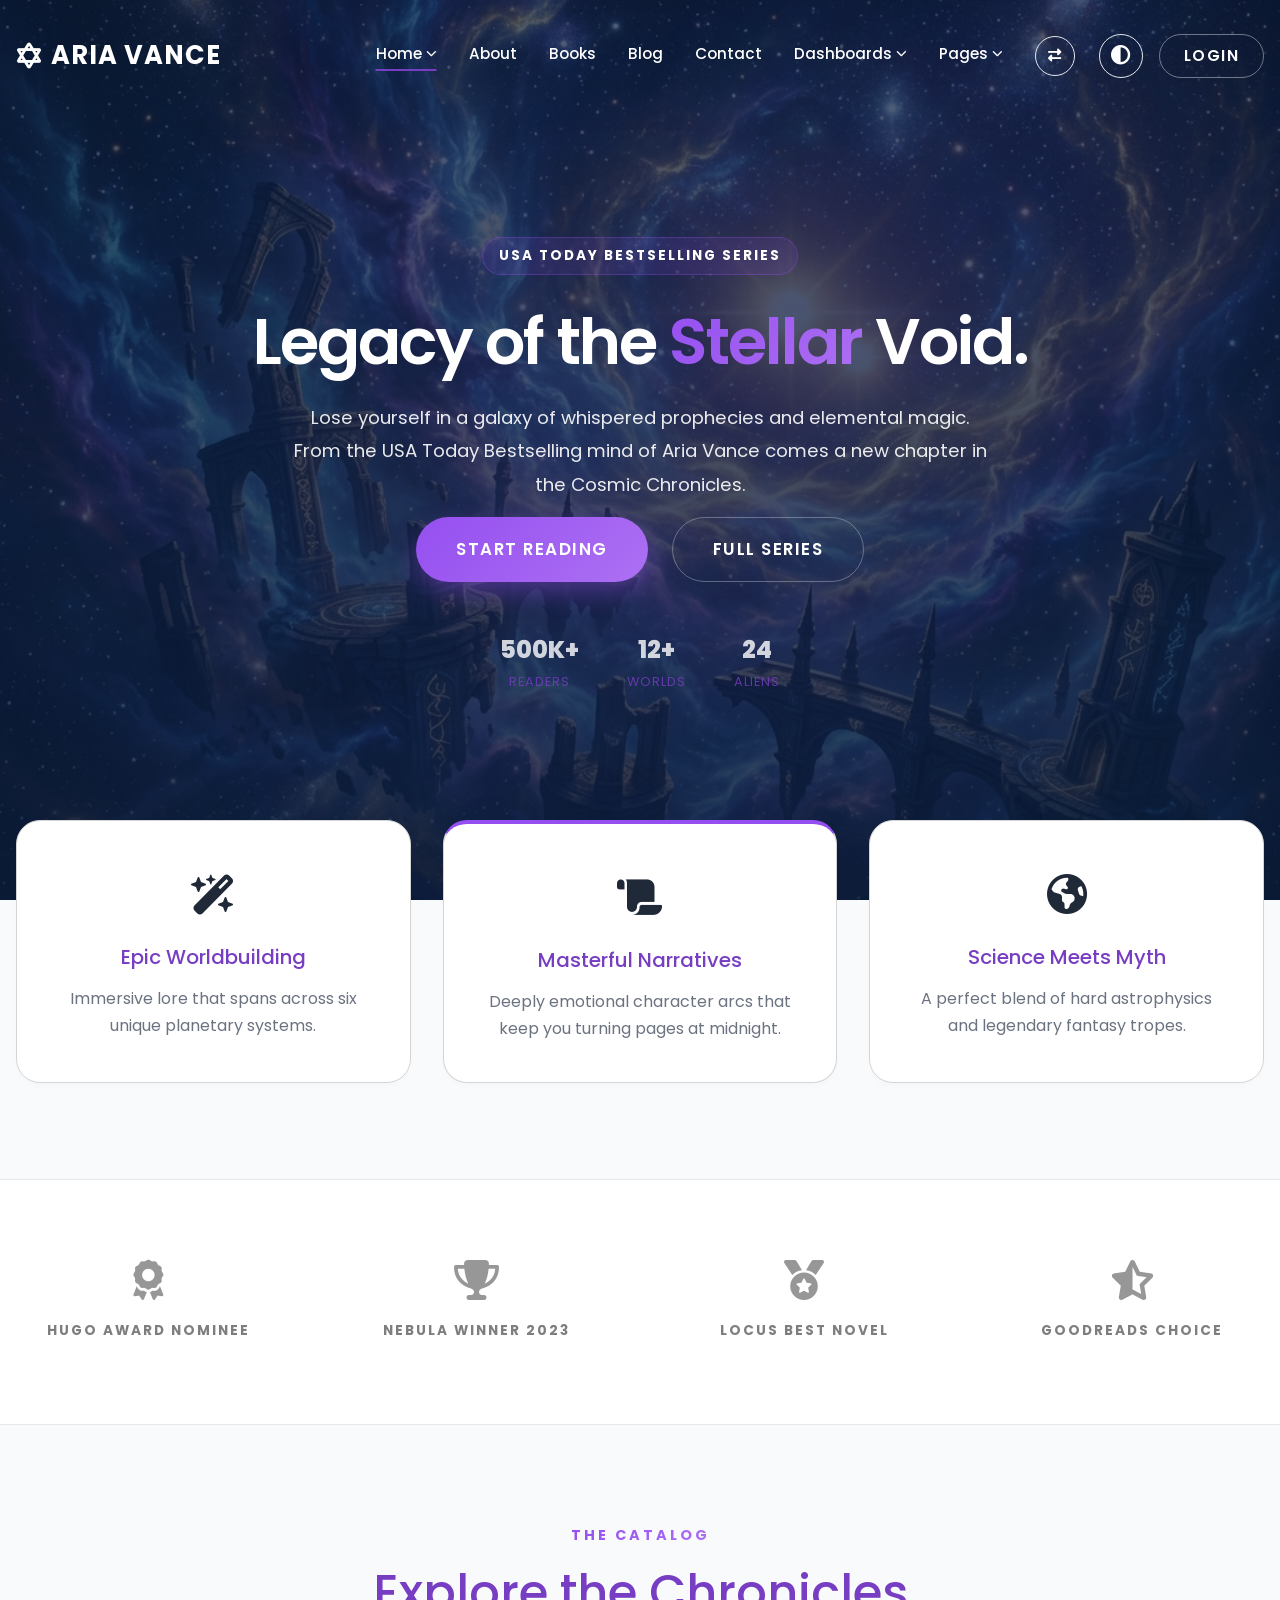
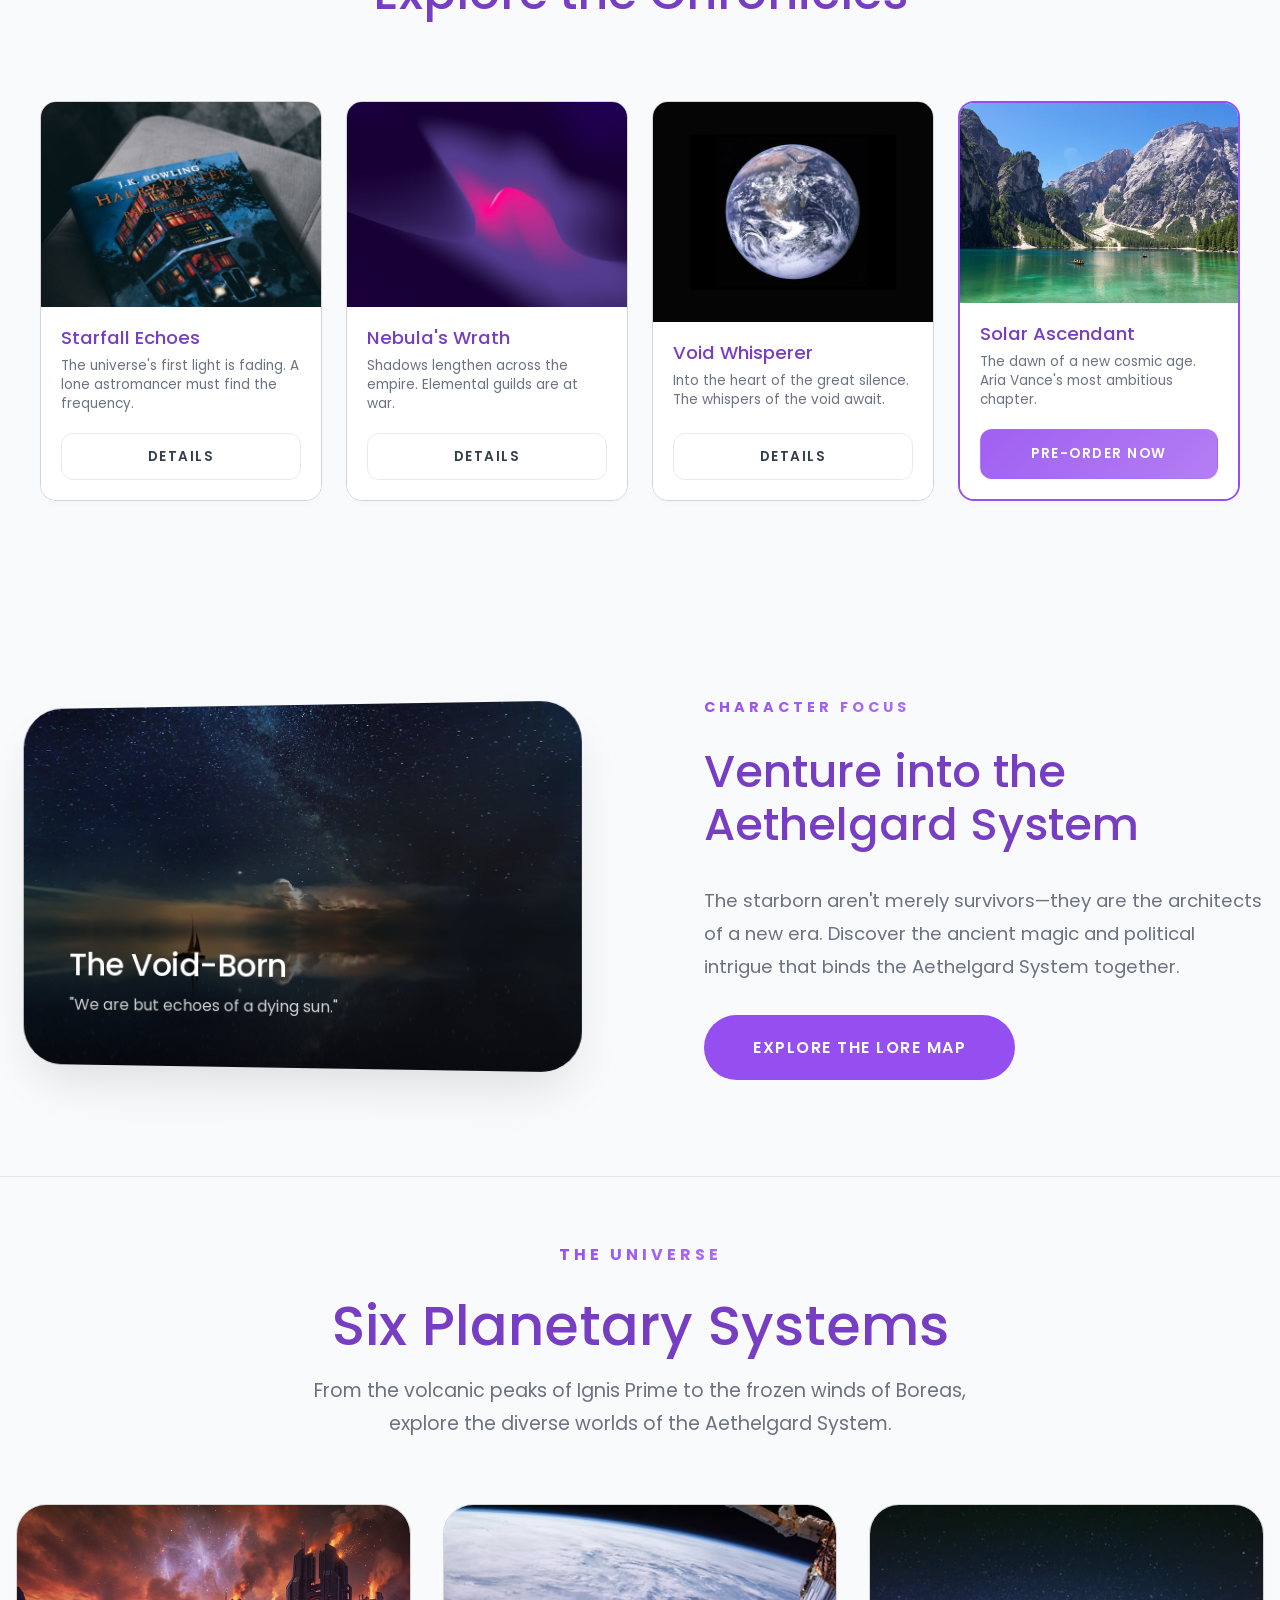
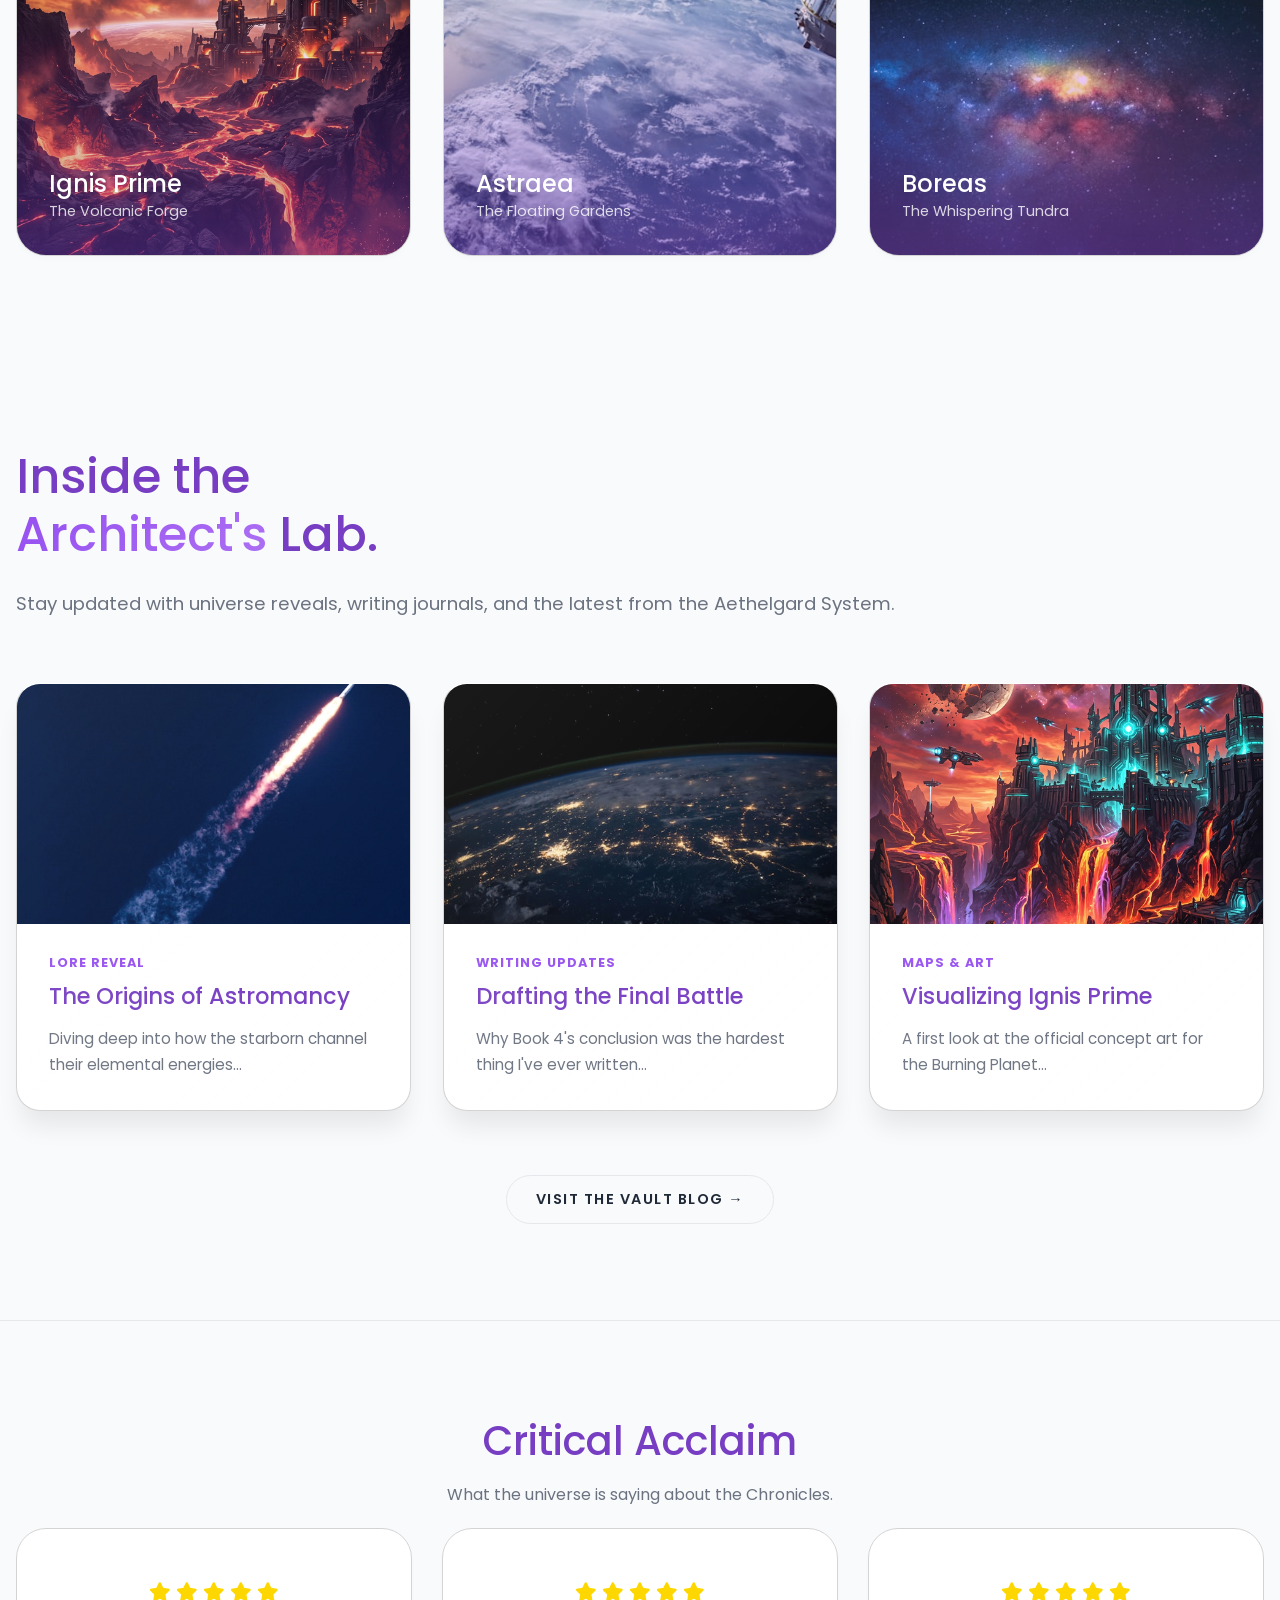
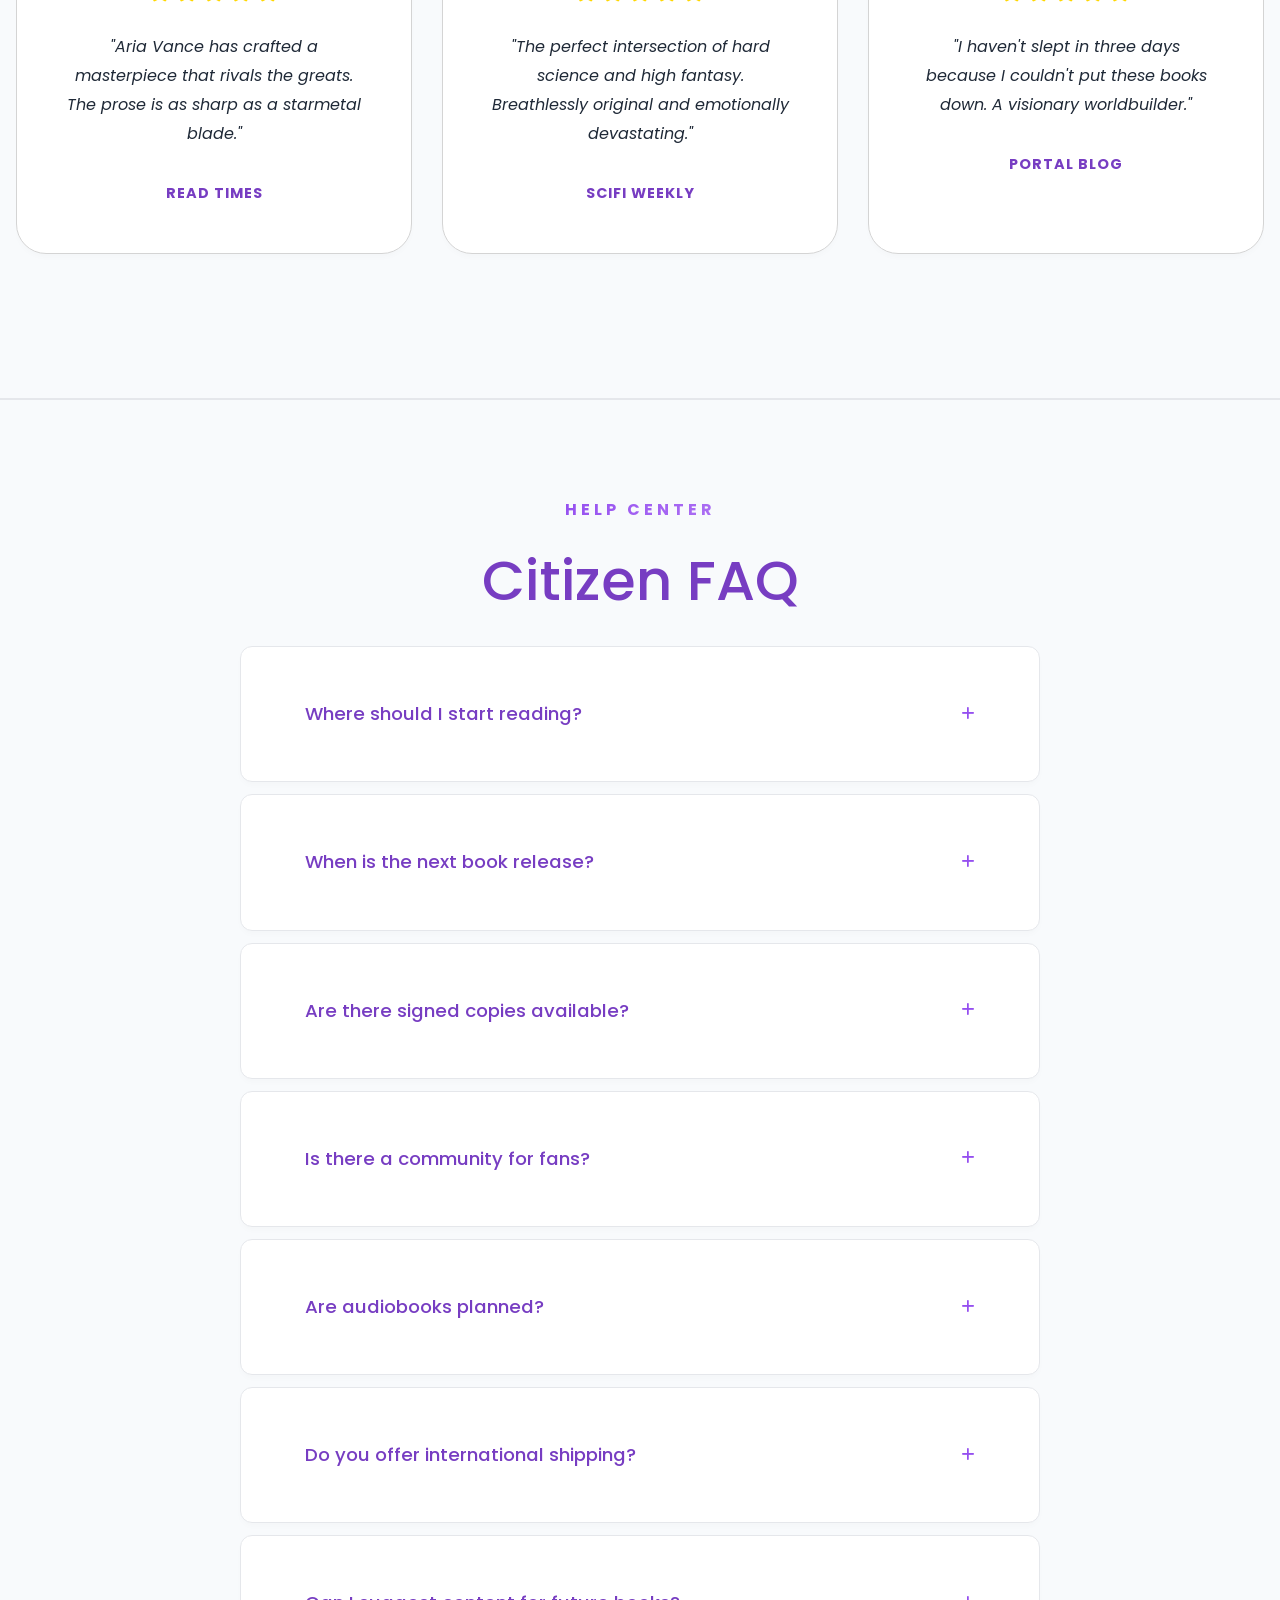
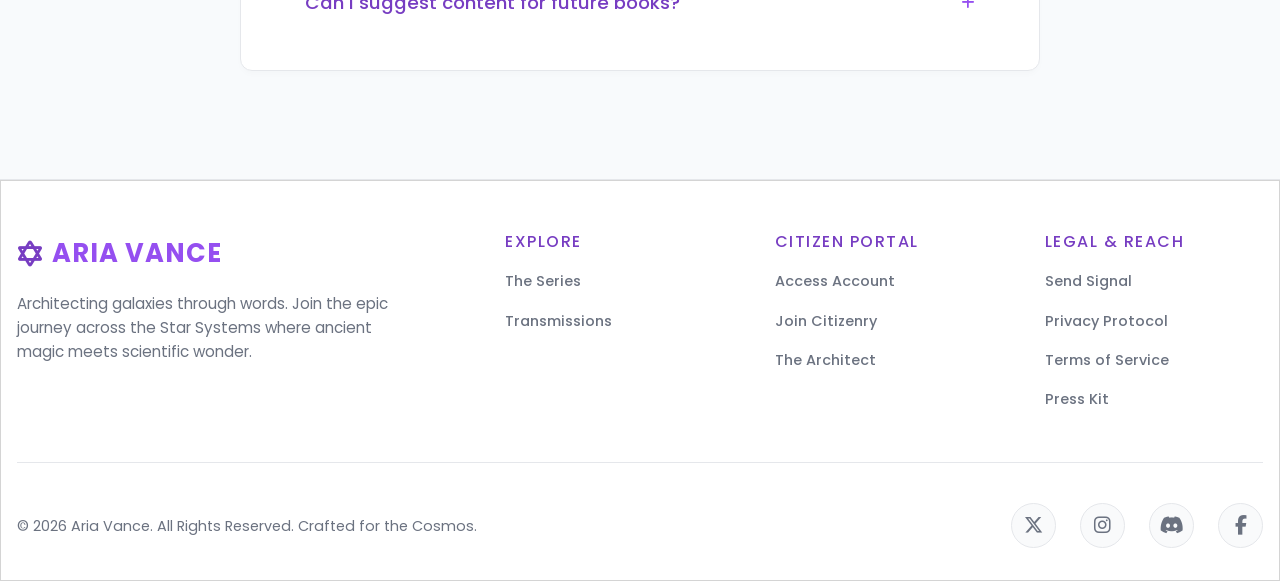
<file: index.html>
<!DOCTYPE html>
<html lang="en">
<head>
    <meta charset="UTF-8">
    <meta name="viewport" content="width=device-width, initial-scale=1.0">
    <title>Redirecting to Aria Vance...</title>

  <meta name="keywords" content="Aria Vance, Science Fiction Author, Fantasy Author, Cosmic Chronicles, The Stellar Void, Books, Sci-Fi Novels">
  <meta name="author" content="Aria Vance">
  <meta property="og:title" content="Redirecting to Aria Vance...">
  <meta property="og:description" content="Official website of Aria Vance, author of The Cosmic Chronicles. Explore books, the universe, and join the Vault.">
  <meta property="og:type" content="website">
  <meta property="og:url" content="https://ariavance.com">
  <meta property="og:image" content="pages/../assets/images/content/unsplash-14.jpg">
  <meta name="twitter:card" content="summary_large_image">
  <meta name="twitter:title" content="Redirecting to Aria Vance...">
  <meta name="twitter:description" content="Official website of Aria Vance, author of The Cosmic Chronicles. Explore books, the universe, and join the Vault.">
  <meta name="twitter:image" content="pages/../assets/images/content/unsplash-14.jpg">
  <link rel="canonical" href="https://ariavance.com">
    <!-- Meta refresh for automatic redirection -->
    <meta http-equiv="refresh" content="0; url=pages/index.html">
    <script>
        // JavaScript redirection as a fallback
        window.location.href = "pages/index.html";
    </script>
    <style>
        body {
            background-color: #0d0d0d;
            color: #ffffff;
            font-family: 'Inter', sans-serif;
            display: flex;
            justify-content: center;
            align-items: center;
            height: 100vh;
            margin: 0;
            text-align: center;
        }
        .redirect-box {
            padding: 2rem;
            border: 1px solid rgba(255, 255, 255, 0.1);
            border-radius: 12px;
            background: rgba(255, 255, 255, 0.02);
            backdrop-filter: blur(10px);
        }
        a {
            color: #d4af37;
            text-decoration: none;
            font-weight: 600;
        }
        .loader {
            border: 3px solid rgba(255, 255, 255, 0.1);
            border-top: 3px solid #d4af37;
            border-radius: 50%;
            width: 30px;
            height: 30px;
            animation: spin 1s linear infinite;
            margin: 0 auto 1.5rem;
        }
        @keyframes spin {
            0% { transform: rotate(0deg); }
            100% { transform: rotate(360deg); }
        }
    </style>
</head>
<body>
    <div class="redirect-box">
        <div class="loader"></div>
        <p>Redirecting you to the Aethelgard System...</p>
        <p style="font-size: 0.9rem; opacity: 0.7;">If you are not redirected automatically, <a href="pages/index.html">click here</a>.</p>
    </div>
</body>
</html>
</file>
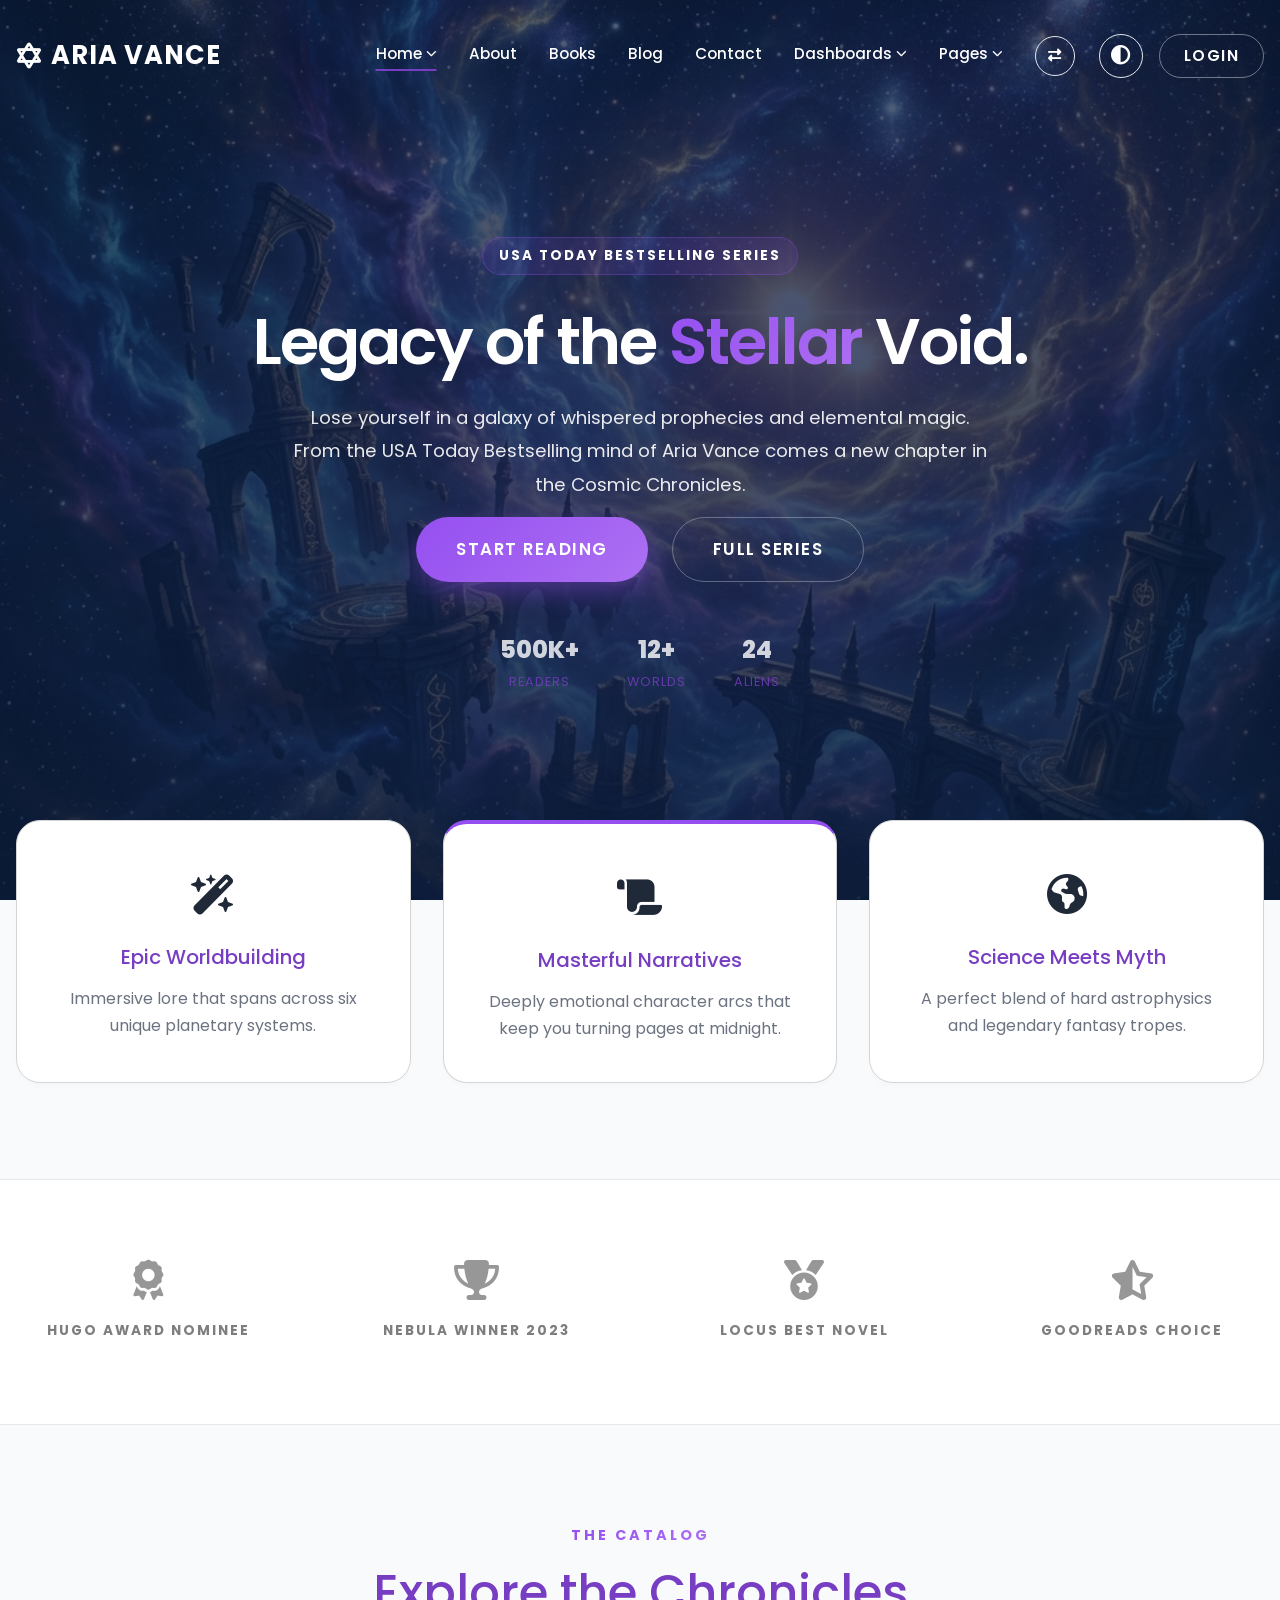
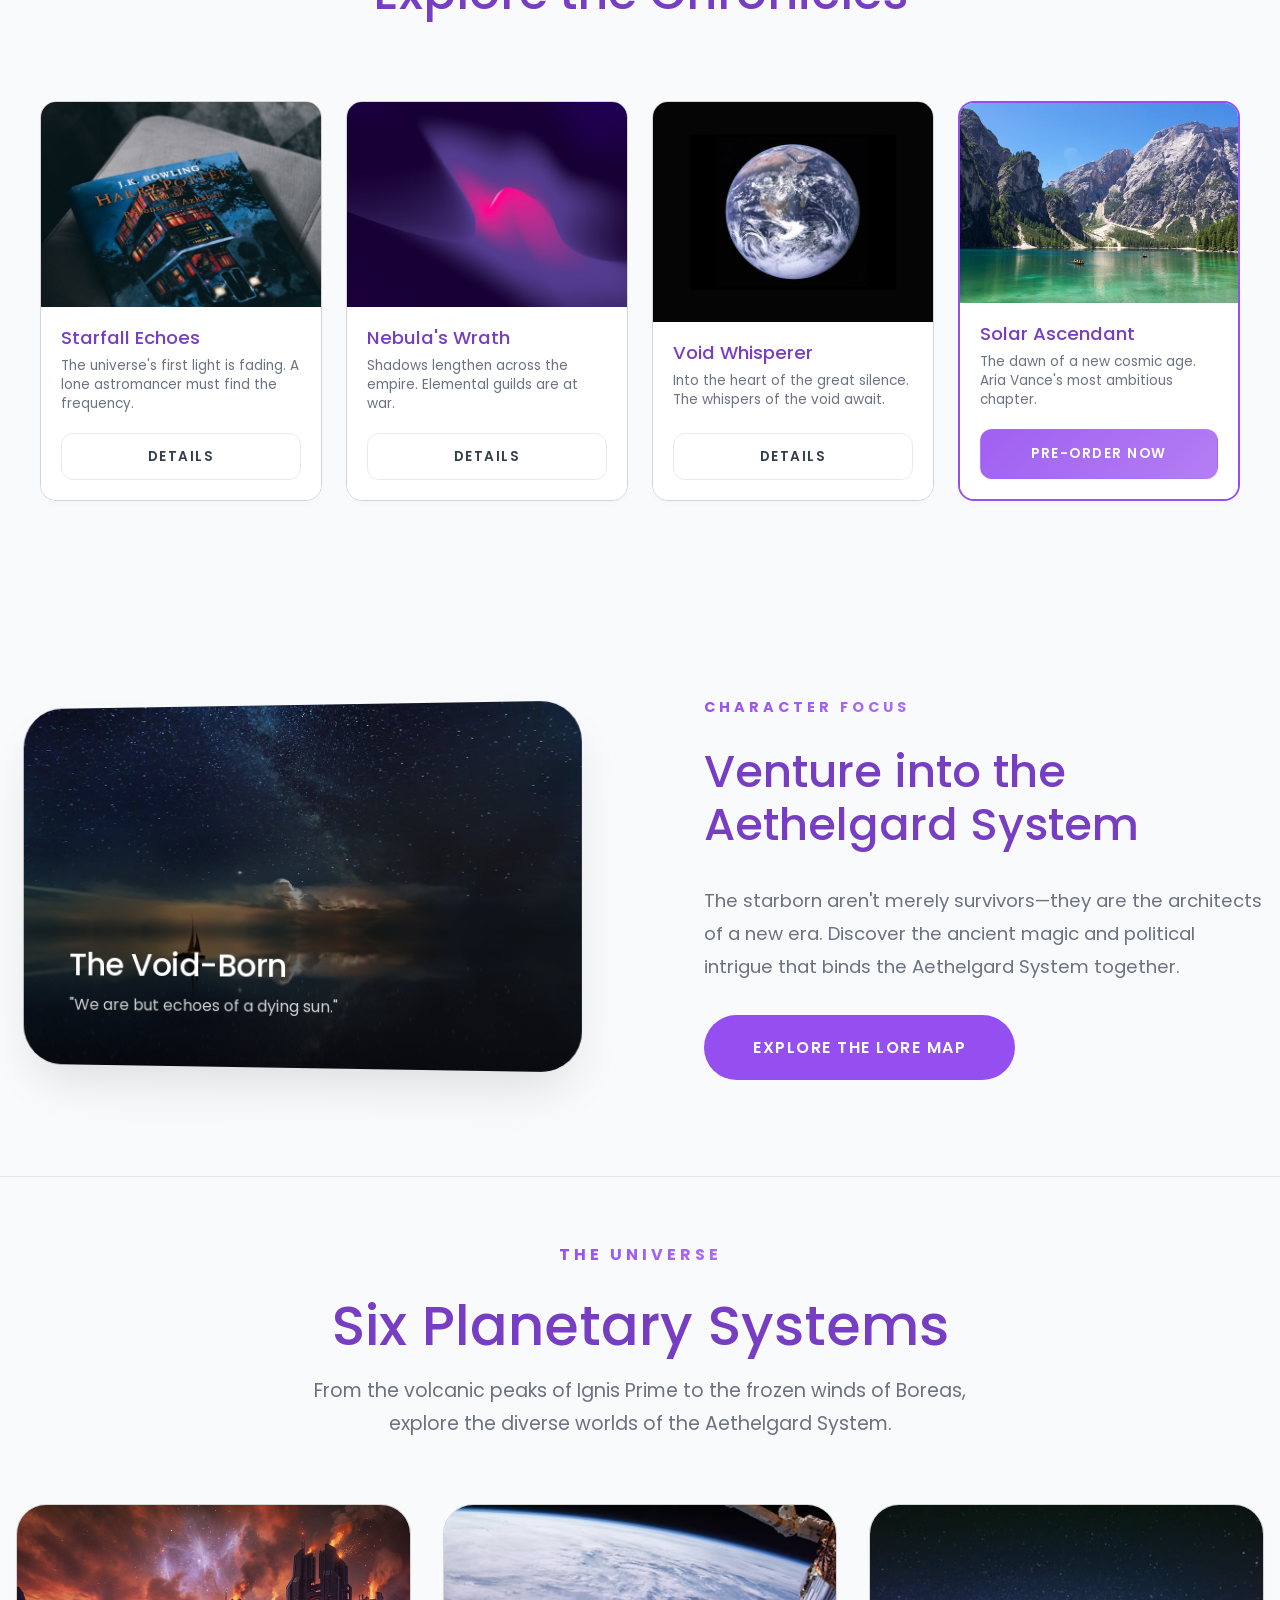
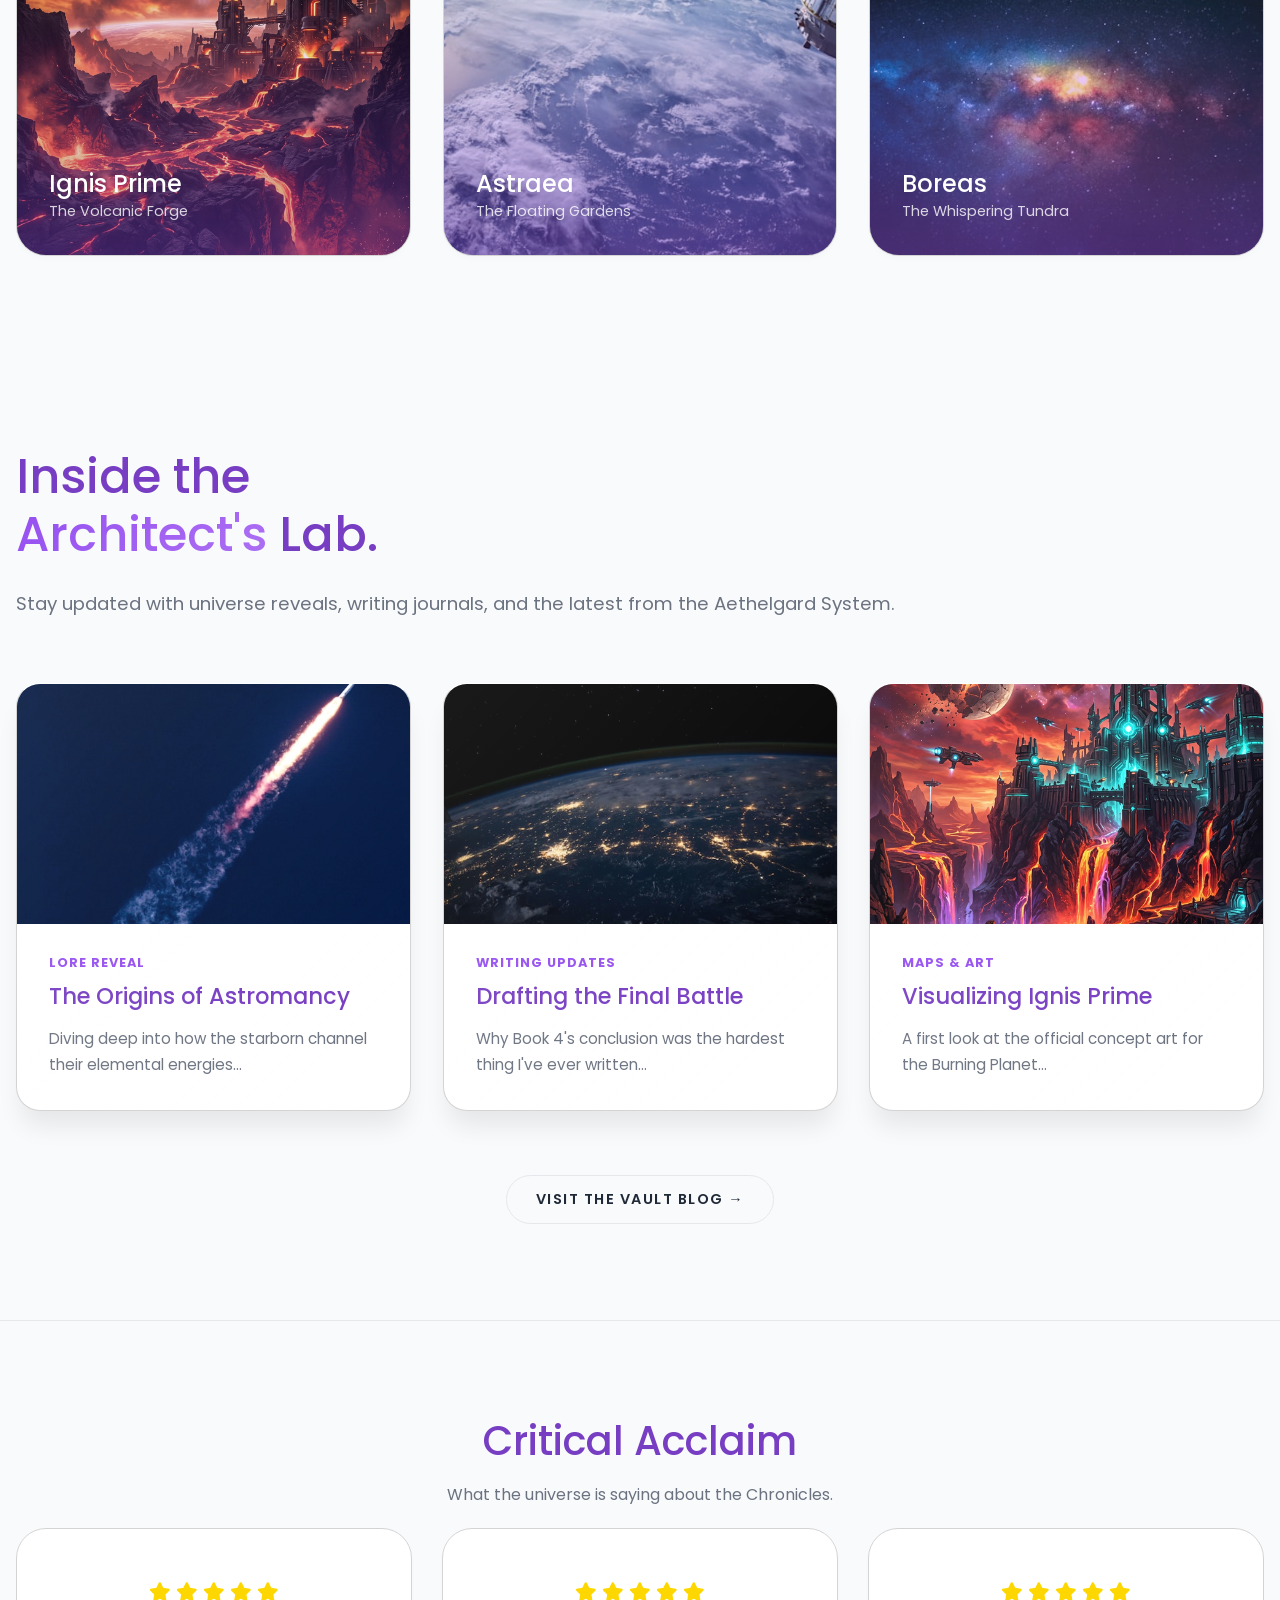
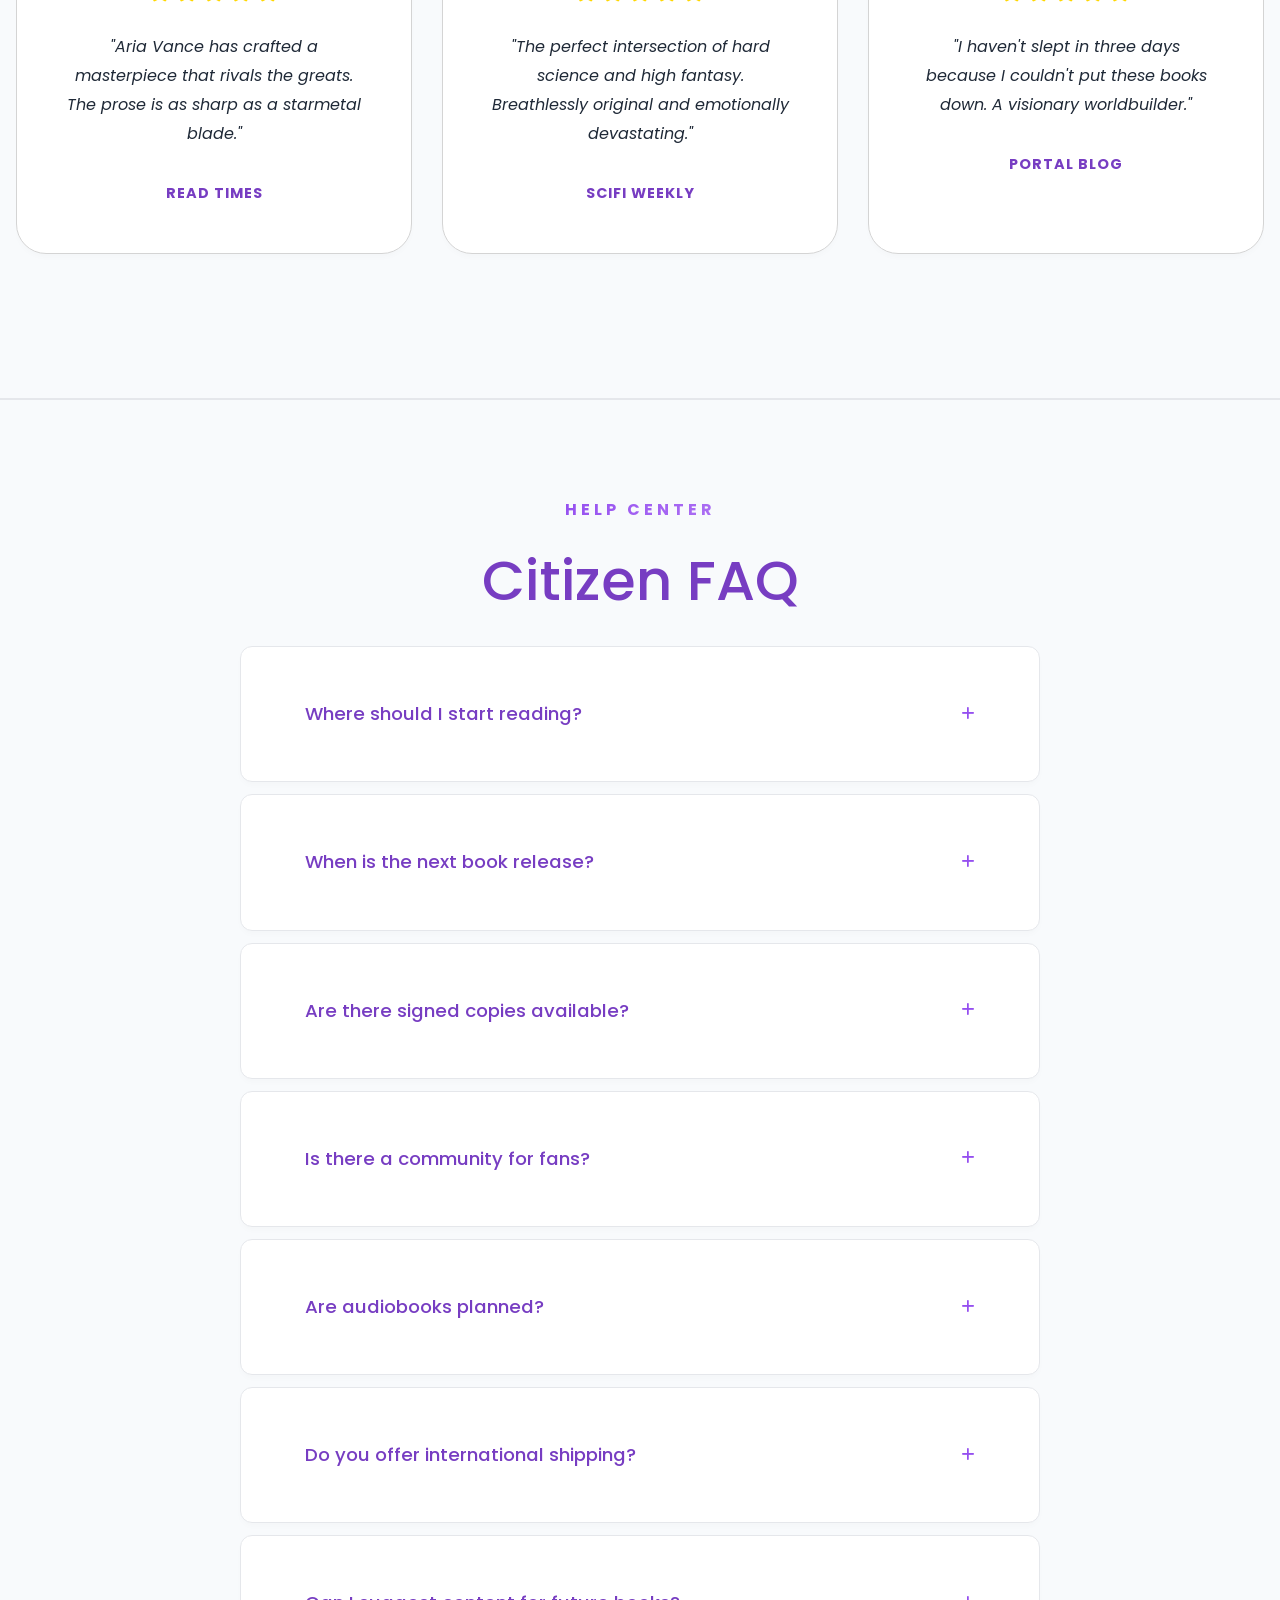
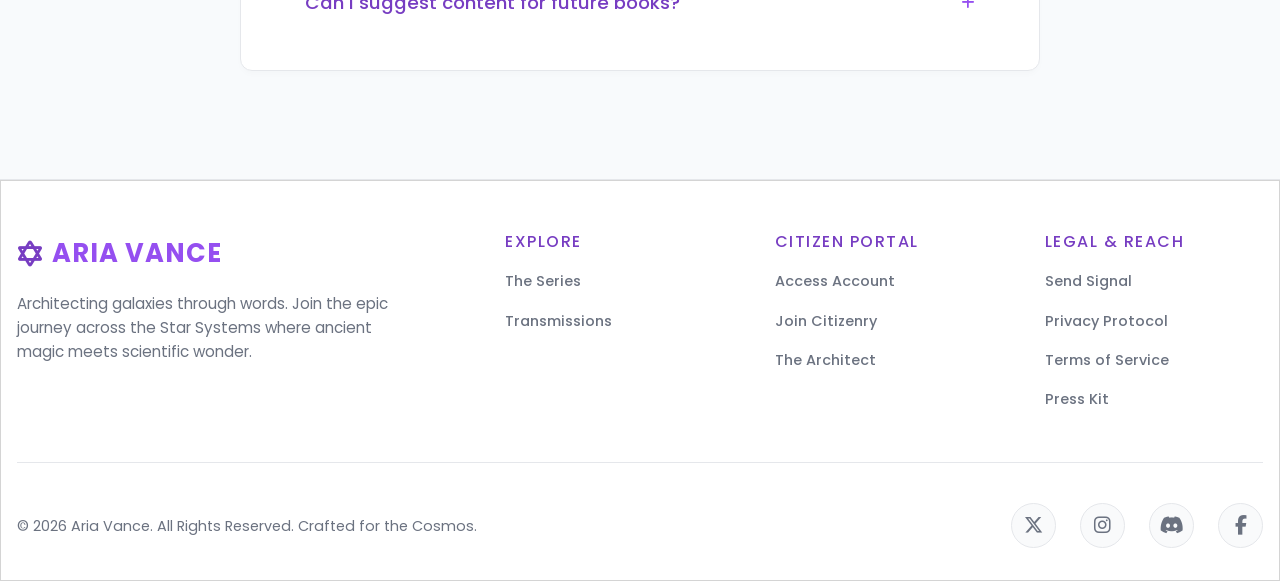
<file: pages/index.html>
<!DOCTYPE html>
<html lang="en" dir="ltr" data-theme="light">

<head>
  <meta charset="UTF-8">
  <meta name="viewport" content="width=device-width, initial-scale=1.0">
  <title>Aria Vance | Science Fiction & Fantasy Author</title>

  <meta name="keywords" content="Aria Vance, Science Fiction Author, Fantasy Author, Cosmic Chronicles, The Stellar Void, Books, Sci-Fi Novels">
  <meta name="author" content="Aria Vance">
  <meta property="og:title" content="Aria Vance | Science Fiction & Fantasy Author">
  <meta property="og:description" content="Official website of Aria Vance, author of The Cosmic Chronicles. Explore books, the universe, and join the Vault.">
  <meta property="og:type" content="website">
  <meta property="og:url" content="https://ariavance.com">
  <meta property="og:image" content="pages/../assets/images/content/unsplash-14.jpg">
  <meta name="twitter:card" content="summary_large_image">
  <meta name="twitter:title" content="Aria Vance | Science Fiction & Fantasy Author">
  <meta name="twitter:description" content="Official website of Aria Vance, author of The Cosmic Chronicles. Explore books, the universe, and join the Vault.">
  <meta name="twitter:image" content="pages/../assets/images/content/unsplash-14.jpg">
  <link rel="canonical" href="https://ariavance.com">
  <link rel="icon" type="image/png" href="../assets/images/favicon.png">
  <meta name="description"
    content="Official website of Aria Vance, author of The Cosmic Chronicles. Explore books, the universe, and join the Vault.">

  <!-- AOS Animation CSS -->
  <link href="https://unpkg.com/aos@2.3.1/dist/aos.css" rel="stylesheet">

  <!-- CSS -->
  <link rel="stylesheet" href="../assets/css/style.css">
  <link rel="stylesheet" href="../assets/css/dark-mode.css">

  <!-- Font Awesome Icons -->
  <link rel="stylesheet" href="https://cdnjs.cloudflare.com/ajax/libs/font-awesome/6.5.1/css/all.min.css">
  <!-- Swiper CSS -->
  <link rel="stylesheet" href="https://cdn.jsdelivr.net/npm/swiper@11/swiper-bundle.min.css" />
  <!-- RTL Support Settings -->
  <link rel="stylesheet" href="../assets/css/rtl.css">
</head>

<body style="background-color: var(--color-bg); color: var(--color-text);">

  <header class="site-header navbar-transparent-light">
    <div class="container navbar">
      <a href="index.html" class="brand-logo">
        <i class="fa-solid fa-star-of-david text-accent"></i> ARIA VANCE
      </a>

      <button class="mobile-toggle" aria-label="Toggle Menu"><i class="fa-solid fa-bars"></i></button>

      <nav class="nav-menu">
        <!-- Home Dropdown -->
        <div class="nav-item-dropdown">
          <a class="nav-link dropdown-toggle active">Home <i class="fa-solid fa-chevron-down"
              style="font-size: 0.7em;"></i></a>
          <div class="dropdown-menu">
            <a href="index.html" class="dropdown-item active">Home 1 (Default)</a>
            <a href="index-2.html" class="dropdown-item">Home 2 (Split)</a>
          </div>
        </div>
        <a href="about.html" class="nav-link">About</a>
        <a href="books.html" class="nav-link">Books</a>
        <a href="blog.html" class="nav-link">Blog</a>
        <a href="contact.html" class="nav-link">Contact</a>

        <!-- Dashboards Dropdown -->
        <div class="nav-item-dropdown">
          <a class="nav-link dropdown-toggle">Dashboards <i class="fa-solid fa-chevron-down"
              style="font-size: 0.7em;"></i></a>
          <div class="dropdown-menu">
            <a href="dashboard.html" class="dropdown-item">User Dashboard</a>
            <a href="admin-dashboard.html" class="dropdown-item">Admin Dashboard</a>
          </div>
        </div>

        
        <!-- Pages Dropdown -->
        <div class="nav-item-dropdown">
          <a class="nav-link dropdown-toggle">Pages <i class="fa-solid fa-chevron-down" style="font-size: 0.7em;"></i></a>
          <div class="dropdown-menu">
            <a href="404.html" class="dropdown-item">404 Error</a>
            <a href="coming-soon.html" class="dropdown-item">Coming Soon</a>
          </div>
        </div>
        <div class="nav-actions">
          <button class="dir-toggle" aria-label="Toggle RTL/LTR"
            style="border-color: var(--color-border); color: var(--color-text); margin-right: 0.5rem; background: transparent; border-radius: 50%; width: 40px; height: 40px; border: 1px solid var(--color-border); display: inline-flex; justify-content: center; align-items: center; cursor: pointer; transition: all 0.3s ease;"><i
              class="fa-solid fa-right-left"></i></button>
          <button class="theme-toggle" aria-label="Toggle Dark Mode"
            style="border-color: var(--color-border); color: var(--color-text);"><i
              class="fa-solid fa-circle-half-stroke"></i></button>
          <a href="login.html" class="btn btn-outline" style="padding: 0.5rem 1.5rem;">Login</a>
        </div>
      </nav>
    </div>
  </header>

  <main>
    <!-- Centered Minimalist Hero Banner -->
    <section class="hero-banner hero-center"
      style="background: linear-gradient(rgba(11, 29, 58, 0.7), rgba(11, 29, 58, 0.85)), url('../assets/images/hero-bg.png'); background-size: cover; background-position: center; background-attachment: fixed;">
      <!-- Centered Glow -->
      <div
        style="position: absolute; top: 50%; left: 50%; transform: translate(-50%, -50%); width: 60%; height: 60%; background: radial-gradient(circle, rgba(149, 79, 240, 0.15) 0%, transparent 70%); filter: blur(140px); z-index: 0; pointer-events: none;">
      </div>

      <div class="container" style="position: relative; z-index: 1;">
        <div data-aos="fade-up" data-aos-duration="1200">
          <span class="badge-soft mb-3"
            style="background: rgba(149, 79, 240, 0.12); border: 1px solid rgba(149, 79, 240, 0.3); letter-spacing: 2px; font-weight: 700; color: #fff;">USA
            TODAY BESTSELLING SERIES</span>

          <h1
            style="font-size: clamp(2.5rem, 6vw, 4rem); line-height: 1.1; margin-bottom: 1.5rem; color: #fff; font-weight: 600; letter-spacing: -2px;"
            class="home_banner_title">
            Legacy of the <span class="text-gradient">Stellar</span> Void.
          </h1>

          <p class="text-white mb-2 home_banner_content"
            style="font-size: 1.15rem; max-width: 700px; margin-left: auto; margin-right: auto; line-height: 1.8; opacity: 0.9;">
            Lose yourself in a galaxy of whispered prophecies and elemental magic. From the USA Today Bestselling mind
            of Aria Vance comes a new chapter in the Cosmic Chronicles.
          </p>

          <div style="display: flex; gap: 1.5rem; justify-content: center; flex-wrap: wrap;" class="home_banner_btns">
            <a href="book-details.html" class="btn bg-gradient-primary"
              style="padding: 1.1rem 2.5rem; font-size: 1.05rem; border-radius: 60px; box-shadow: 0 10px 25px rgba(149, 79, 240, 0.4); border: none;">Start
              Reading</a>
            <a href="books.html" class="btn btn-outline"
              style="padding: 1.1rem 2.5rem; font-size: 1.05rem; border-radius: 60px; color: #ffffff !important; border: 1px solid rgba(255,255,255,0.3);">Full
              Series</a>
          </div>
        </div>

        <!-- Refined Compact Visual (Optional/Secondary) -->
        <div class="mt-5 pt-5" data-aos="fade-up" data-aos-delay="200">
          <div
            style="display: flex; justify-content: center; gap: 3rem; opacity: 0.8; padding-top: 3rem; flex-wrap: wrap;"
            class="home_banner_count">
            <div style="text-align: center;">
              <div style="font-weight: 800; font-size: 1.5rem; color: #fff;">500K+</div>
              <div
                style="font-size: 0.8rem; color: var(--color-accent); letter-spacing: 1px; text-transform: uppercase;">
                Readers</div>
            </div>
            <div style="text-align: center;">
              <div style="font-weight: 800; font-size: 1.5rem; color: #fff;">12+</div>
              <div
                style="font-size: 0.8rem; color: var(--color-accent); letter-spacing: 1px; text-transform: uppercase;">
                Worlds</div>
            </div>
            <div style="text-align: center;">
              <div style="font-weight: 800; font-size: 1.5rem; color: #fff;">24</div>
              <div
                style="font-size: 0.8rem; color: var(--color-accent); letter-spacing: 1px; text-transform: uppercase;">
                Aliens</div>
            </div>
          </div>
        </div>
      </div>
    </section>

    <!-- Professional Features / Stats -->
    <section class="section home_sec2" style="padding-top: 0;">
      <div class="container">
        <div class="grid-3 features-overlap" style="gap: 2rem;">
          <div class="card" data-aos="fade-up"
            style="padding: 2.5rem; background: var(--color-surface); text-align: center; border-radius: 24px;">
            <div style="font-size: 2.5rem; margin-bottom: 1rem;"><i class="fa-solid fa-wand-magic-sparkles"></i></div>
            <h3 style="font-size: 1.25rem;">Epic Worldbuilding</h3>
            <p class="text-muted">Immersive lore that spans across six unique planetary systems.</p>
          </div>
          <div class="card" data-aos="fade-up" data-aos-delay="100"
            style="padding: 2.5rem; background: var(--color-surface); text-align: center; border-radius: 24px; border-top: 4px solid var(--color-primary);">
            <div style="font-size: 2.5rem; margin-bottom: 1rem;"><i class="fa-solid fa-scroll"></i></div>
            <h3 style="font-size: 1.25rem;">Masterful Narratives</h3>
            <p class="text-muted">Deeply emotional character arcs that keep you turning pages at midnight.</p>
          </div>
          <div class="card" data-aos="fade-up" data-aos-delay="200"
            style="padding: 2.5rem; background: var(--color-surface); text-align: center; border-radius: 24px;">
            <div style="font-size: 2.5rem; margin-bottom: 1rem;"><i class="fa-solid fa-earth-americas"></i></div>
            <h3 style="font-size: 1.25rem;">Science Meets Myth</h3>
            <p class="text-muted">A perfect blend of hard astrophysics and legendary fantasy tropes.</p>
          </div>
        </div>
      </div>
    </section>

    <!-- Awards & Recognition Ribbon (New Section) -->
    <section
      style="background: var(--color-surface); padding: 5rem 0; border-top: 1px solid var(--color-border); border-bottom: 1px solid var(--color-border); overflow: hidden;">
      <div class="container" data-aos="fade-in">
        <div
          style="display: flex; justify-content: space-around; align-items: center; gap: 4rem; flex-wrap: wrap; opacity: 0.6; filter: grayscale(100%);">
          <div style="text-align: center; flex: 1; min-width: 180px;">
            <i class="fa-solid fa-award"
              style="font-size: 2.5rem; margin-bottom: 1rem; display: block; color: var(--color-primary-dark);"></i>
            <span style="font-weight: 700; font-size: 0.85rem; letter-spacing: 2px;">HUGO AWARD NOMINEE</span>
          </div>
          <div style="text-align: center; flex: 1; min-width: 180px;">
            <i class="fa-solid fa-trophy"
              style="font-size: 2.5rem; margin-bottom: 1rem; display: block; color: var(--color-primary-dark);"></i>
            <span style="font-weight: 700; font-size: 0.85rem; letter-spacing: 2px;">NEBULA WINNER 2023</span>
          </div>
          <div style="text-align: center; flex: 1; min-width: 180px;">
            <i class="fa-solid fa-medal"
              style="font-size: 2.5rem; margin-bottom: 1rem; display: block; color: var(--color-primary-dark);"></i>
            <span style="font-weight: 700; font-size: 0.85rem; letter-spacing: 2px;">LOCUS BEST NOVEL</span>
          </div>
          <div style="text-align: center; flex: 1; min-width: 180px;">
            <i class="fa-solid fa-star-half-stroke"
              style="font-size: 2.5rem; margin-bottom: 1rem; display: block; color: var(--color-primary-dark);"></i>
            <span style="font-weight: 700; font-size: 0.85rem; letter-spacing: 2px;">GOODREADS CHOICE</span>
          </div>
        </div>
      </div>
    </section>

    <!-- Featured Books Section (Modern List-Grid) -->
    <section class="section bg-light-gray home_sec4">
      <div class="container ">
        <div class="section-header" data-aos="fade-up" style="text-align: center; margin-bottom: 5rem;">
          <span class="text-gradient"
            style="font-weight: 700; font-size: 0.9rem; letter-spacing: 3px; text-transform: uppercase;">The
            Catalog</span>
          <h2 style="font-size: 3rem; margin-top: 1rem;">Explore the Chronicles</h2>
        </div>

        <div class="grid-4" style="gap: 1.5rem; max-width: 1200px; margin: 0 auto;">
          <!-- Book Card 1 -->
          <div class="book-card" data-aos="fade-up">
            <div class="book-cover">
              <img src="../assets/images/content/unsplash-23.jpg"
                alt="Starfall Echoes">
            </div>
            <div class="book-info">
              <h3 class="book-title">Starfall Echoes</h3>
              <p class="book-desc">The universe's first light is fading. A lone astromancer must find the frequency.</p>
              <div class="book-cta">
                <a href="book-details.html" class="btn btn-outline"
                  style="width: 100%; border-radius: 12px; font-size: 0.85rem; padding: 0.7rem;">Details</a>
              </div>
            </div>
          </div>

          <!-- Book Card 2 -->
          <div class="book-card" data-aos="fade-up" data-aos-delay="100">
            <div class="book-cover">
              <img src="../assets/images/content/unsplash-35.jpg"
                alt="Nebula's Wrath">
            </div>
            <div class="book-info">
              <h3 class="book-title">Nebula's Wrath</h3>
              <p class="book-desc">Shadows lengthen across the empire. Elemental guilds are at war.</p>
              <div class="book-cta">
                <a href="book-details.html" class="btn btn-outline"
                  style="width: 100%; border-radius: 12px; font-size: 0.85rem; padding: 0.7rem;">Details</a>
              </div>
            </div>
          </div>

          <!-- Book Card 3 -->
          <div class="book-card" data-aos="fade-up" data-aos-delay="200">
            <div class="book-cover">
              <img src="../assets/images/content/unsplash-36.jpg"
                alt="Void Whisperer">
            </div>
            <div class="book-info">
              <h3 class="book-title">Void Whisperer</h3>
              <p class="book-desc">Into the heart of the great silence. The whispers of the void await.</p>
              <div class="book-cta">
                <a href="book-details.html" class="btn btn-outline"
                  style="width: 100%; border-radius: 12px; font-size: 0.85rem; padding: 0.7rem;">Details</a>
              </div>
            </div>
          </div>

          <!-- Book Card 4 -->
          <div class="book-card book-card-featured" data-aos="fade-up" data-aos-delay="300">
            <div class="book-cover">
              <img src="../assets/images/content/unsplash-9.jpg"
                alt="Solar Ascendant">
              <div class="badge-preorder" style="padding: 0.3rem 0.8rem; font-size: 0.7rem;">PRE-ORDER</div>
            </div>
            <div class="book-info">
              <h3 class="book-title">Solar Ascendant</h3>
              <p class="book-desc">The dawn of a new cosmic age. Aria Vance's most ambitious chapter.</p>
              <div class="book-cta">
                <a href="book-details.html" class="btn bg-gradient-primary"
                  style="width: 100%; border-radius: 12px; font-size: 0.85rem; padding: 0.8rem;">Pre-order Now</a>
              </div>
            </div>
          </div>
        </div>
      </div>
    </section>

    <!-- Meet the Starborn (New Deep-Dive Section) -->
    <section class="section home_sec5">
      <div class="container">
        <div class="grid-2 align-items-center" style="gap: 8rem;">
          <div class="visual" data-aos="fade-right">
            <div
              style="position: relative; border-radius: 40px; overflow: hidden; box-shadow: var(--shadow-xl); transform: perspective(1000px) rotateY(-5deg);">
              <img src="../assets/images/content/unsplash-37.jpg"
                alt="Nebula Goddess" style="width: 100%; display: block;">
              <div
                style="position: absolute; inset: 0; background: linear-gradient(to top, rgba(0,0,0,0.8), transparent);">
              </div>
              <div style="position: absolute; bottom: 3rem; left: 3rem; color: white;" class="home_sec5_img_text">
                <h3 style="color: white; font-size: 2rem; margin-bottom: 0.5rem; letter-spacing: -0.5px;">The Void-Born
                </h3>
                <p style="opacity: 0.8; font-size: 1rem;">"We are but echoes of a dying sun."</p>
              </div>
            </div>
          </div>
          <div class="content home_sec5_content" data-aos="fade-left">
            <span class="text-gradient home_sec5_title"
              style="font-weight: 700; font-size: 0.9rem; letter-spacing: 4px;">CHARACTER
              FOCUS</span>
            <h2 style="font-size: 2.8rem; margin-top: 1.5rem; margin-bottom: 2rem; line-height: 1.2;">Venture into the
              Aethelgard System</h2>
            <p class="text-muted" style="font-size: 1.15rem; line-height: 1.8; margin-bottom: 2rem;">
              The starborn aren't merely survivors—they are the architects of a new era. Discover the ancient magic and 
              political intrigue that binds the Aethelgard System together.
            </p>
            <a href="the-world.html" class="btn btn-primary" style="padding: 1.1rem 3rem; font-size: 1rem; border-radius: 50px;">Explore the Lore Map</a>
          </div>
        </div>
      </div>
    </section>

    <!-- Interactive Lore Gallery (New Section) -->
    <section class="section bg-light-gray home_sec6"
      style="border-top: 1px solid var(--color-border); padding-top: 4rem;">
      <div class="container">
        <div class="section-header" data-aos="fade-up" style="margin-bottom: 4rem;">
          <span class="text-gradient"
            style="font-weight: 700; font-size: 1rem; letter-spacing: 4px; text-transform: uppercase;">The
            Universe</span>
          <h2 style="font-size: 3.5rem; margin-top: 1.5rem;">Six Planetary Systems</h2>
          <p class="text-muted" style="max-width: 700px; margin: 0 auto; font-size: 1.2rem;">From the volcanic peaks of
            Ignis Prime to the frozen winds of Boreas, explore the diverse worlds of the Aethelgard System.</p>
        </div>

        <div class="grid-3" style="gap: 2rem;">
          <div class="card" data-aos="fade-up" style="border-radius: 30px;">
            <div style="height: 350px; overflow: hidden; position: relative;">
              <img src="../assets/images/ignis-prime.png" alt="Ignis Prime"
                style="width: 100%; height: 100%; object-fit: cover;">
              <div
                style="position: absolute; inset: 0; background: linear-gradient(to top, rgba(149, 79, 240, 0.4), transparent);">
              </div>
              <div style="position: absolute; bottom: 2rem; left: 2rem; color: white;">
                <h4 style="color: white; font-size: 1.5rem; margin: 0;">Ignis Prime</h4>
                <p style="font-size: 0.9rem; opacity: 0.8;">The Volcanic Forge</p>
              </div>
            </div>
          </div>
          <div class="card" data-aos="fade-up" data-aos-delay="100" style="border-radius: 30px;">
            <div style="height: 350px; overflow: hidden; position: relative;">
              <img src="../assets/images/content/unsplash-22.jpg"
                alt="Astraea" style="width: 100%; height: 100%; object-fit: cover;">
              <div
                style="position: absolute; inset: 0; background: linear-gradient(to top, rgba(149, 79, 240, 0.4), transparent);">
              </div>
              <div style="position: absolute; bottom: 2rem; left: 2rem; color: white;">
                <h4 style="color: white; font-size: 1.5rem; margin: 0;">Astraea</h4>
                <p style="font-size: 0.9rem; opacity: 0.8;">The Floating Gardens</p>
              </div>
            </div>
          </div>
          <div class="card" data-aos="fade-up" data-aos-delay="200" style="border-radius: 30px;">
            <div style="height: 350px; overflow: hidden; position: relative;">
              <img src="../assets/images/content/unsplash-38.jpg"
                alt="Boreas" style="width: 100%; height: 100%; object-fit: cover;">
              <div
                style="position: absolute; inset: 0; background: linear-gradient(to top, rgba(149, 79, 240, 0.4), transparent);">
              </div>
              <div style="position: absolute; bottom: 2rem; left: 2rem; color: white;">
                <h4 style="color: white; font-size: 1.5rem; margin: 0;">Boreas</h4>
                <p style="font-size: 0.9rem; opacity: 0.8;">The Whispering Tundra</p>
              </div>
            </div>
          </div>
        </div>
      </div>
    </section>

    <!-- Universe Blog Section (New Section for "More Scrolls") -->
    <section class="section home_sec7">
      <div class="container">
        <div class="section-header" data-aos="fade-up" style="margin-bottom: 4rem; text-align: left;">
          <h2 style="font-size: 3rem; color: var(--color-primary-dark); line-height: 1.2;">Inside the <br><span
              class="text-gradient">Architect's</span> Lab.</h2>
          <p class="text-muted" style="font-size: 1.15rem; margin-top: 1.5rem;">Stay updated with universe reveals,
            writing journals, and the latest from the Aethelgard System.</p>
        </div>

        <div class="grid-3" style="gap: 2rem; perspective: 1200px;">
          <article class="card blog-card" data-aos="fade-up">
            <div class="shine-layer"></div>
            <div class="card-image-wrapper">
              <img src="../assets/images/content/unsplash-21.jpg"
                alt="Blog Post 1">
            </div>
            <div class="blog-card-content">
              <span class="blog-category">LORE REVEAL</span>
              <h4 class="blog-title">The Origins of Astromancy</h4>
              <p class="blog-excerpt">Diving deep into how the starborn channel their elemental energies...</p>
            </div>
          </article>

          <article class="card blog-card" data-aos="fade-up" data-aos-delay="100">
            <div class="shine-layer"></div>
            <div class="card-image-wrapper">
              <img src="../assets/images/content/unsplash-29.jpg"
                alt="Blog Post 2">
            </div>
            <div class="blog-card-content">
              <span class="blog-category">WRITING UPDATES</span>
              <h4 class="blog-title">Drafting the Final Battle</h4>
              <p class="blog-excerpt">Why Book 4's conclusion was the hardest thing I've ever written...</p>
            </div>
          </article>

          <article class="card blog-card" data-aos="fade-up" data-aos-delay="200">
            <div class="shine-layer"></div>
            <div class="card-image-wrapper">
              <img src="../assets/images/ignis-prime-v2.png" alt="Visualizing Ignis Prime">
            </div>
            <div class="blog-card-content">
              <span class="blog-category">MAPS & ART</span>
              <h4 class="blog-title">Visualizing Ignis Prime</h4>
              <p class="blog-excerpt">A first look at the official concept art for the Burning Planet...</p>
            </div>
          </article>
        </div>

        <div style="text-align: center; margin-top: 4rem;" data-aos="fade-up">
          <a href="blog.html" class="btn btn-outline"
            style="padding: 0.7rem 1.8rem; border-radius: 50px; font-size: 0.9rem;">Visit the Vault Blog &rarr;</a>
        </div>
      </div>
    </section>


    <!-- Professional Testimonials -->
    <section class="section bg-light-gray home_sec8"
      style="border-top: 1px solid var(--color-border); border-bottom: 1px solid var(--color-border);">
      <div class="container">
        <div class="text-center" data-aos="fade-up" style="margin-bottom: 20px;">
          <h2 style="font-size: 2.5rem;">Critical Acclaim</h2>
          <p class="text-muted">What the universe is saying about the Chronicles.</p>
        </div>
        <div class="swiper-container testimonial-carousel" data-aos="zoom-in"
          style="overflow: hidden; padding-bottom: 3rem;">
          <div class="swiper-wrapper">
            <div class="swiper-slide">
              <div class="testimonial-card">
                <div class="testimonial-stars">
                  <i class="fa-solid fa-star"></i>
                  <i class="fa-solid fa-star"></i>
                  <i class="fa-solid fa-star"></i>
                  <i class="fa-solid fa-star"></i>
                  <i class="fa-solid fa-star"></i>
                </div>
                <p>"Aria Vance has crafted a masterpiece that rivals the greats. The prose is as sharp as a starmetal
                  blade."</p>
                <strong>READ TIMES</strong>
              </div>
            </div>
            <div class="swiper-slide">
              <div class="testimonial-card">
                <div class="testimonial-stars">
                  <i class="fa-solid fa-star"></i>
                  <i class="fa-solid fa-star"></i>
                  <i class="fa-solid fa-star"></i>
                  <i class="fa-solid fa-star"></i>
                  <i class="fa-solid fa-star"></i>
                </div>
                <p>"The perfect intersection of hard science and high fantasy. Breathlessly original and emotionally
                  devastating."</p>
                <strong>SCIFI WEEKLY</strong>
              </div>
            </div>
            <div class="swiper-slide">
              <div class="testimonial-card">
                <div class="testimonial-stars">
                  <i class="fa-solid fa-star"></i>
                  <i class="fa-solid fa-star"></i>
                  <i class="fa-solid fa-star"></i>
                  <i class="fa-solid fa-star"></i>
                  <i class="fa-solid fa-star"></i>
                </div>
                <p>"I haven't slept in three days because I couldn't put these books down. A visionary worldbuilder."
                </p>
                <strong>PORTAL BLOG</strong>
              </div>
            </div>
          </div>
          <!-- Add Pagination -->
          <div class="swiper-pagination"></div>
        </div>
      </div>
    </section>

    <!-- Reader FAQ (New Section) -->
    <section class="section bg-light-gray home_sec9"
      style="border-top: 1px solid var(--color-border); border-bottom: 1px solid var(--color-border);">
      <div class="container">
        <div class="section-header" data-aos="fade-up" style="margin-bottom: 2rem;">
          <span class="text-gradient"
            style="font-weight: 700; font-size: 1rem; letter-spacing: 4px; text-transform: uppercase;">Help
            Center</span>
          <h2 style="font-size: 3.5rem; margin-top: 1.5rem;">Citizen FAQ</h2>
        </div>

        <div class="faq-container" data-aos="fade-up">
          <div class="faq-item">
            <div class="faq-header">
              <h4>Where should I start reading?</h4>
              <i class="fa-solid fa-plus"></i>
            </div>
            <div class="faq-body">
              <p>Start with <em>Starfall Echoes</em>, the first book in the main trilogy. It establishes the foundations
                of the Aethelgard System.</p>
            </div>
          </div>

          <div class="faq-item">
            <div class="faq-header">
              <h4>When is the next book release?</h4>
              <i class="fa-solid fa-plus"></i>
            </div>
            <div class="faq-body">
              <p><em>Solar Ascendant</em> is currently in pre-order and scheduled for interstellar transmission on summer
                solstice 2026.</p>
            </div>
          </div>
          
          <div class="faq-item">
            <div class="faq-header">
              <h4>Are there signed copies available?</h4>
              <i class="fa-solid fa-plus"></i>
            </div>
            <div class="faq-body">
              <p>Limited signed editions of <em>The Cosmic Chronicles</em> are released quarterly to members of the Citizenry Vault. Check your dashboard for the next drop date.</p>
            </div>
          </div>

          <div class="faq-item">
            <div class="faq-header">
              <h4>Is there a community for fans?</h4>
              <i class="fa-solid fa-plus"></i>
            </div>
            <div class="faq-body">
              <p>Yes, the Citizenry Vault is our official community hub where fans discuss theories, share art, and decrypt hidden lore together.</p>
            </div>
          </div>

          <div class="faq-item">
            <div class="faq-header">
              <h4>Are audiobooks planned?</h4>
              <i class="fa-solid fa-plus"></i>
            </div>
            <div class="faq-body">
              <p>Audio transmissions for the entire <em>Cosmic Chronicles</em> are currently in production and expected to be available by late 2026.</p>
            </div>
          </div>

          <div class="faq-item">
            <div class="faq-header">
              <h4>Do you offer international shipping?</h4>
              <i class="fa-solid fa-plus"></i>
            </div>
            <div class="faq-body">
              <p>Yes, our physical transmission pods reach most star systems globally. Shipping rates and delivery times vary by sector.</p>
            </div>
          </div>

          <div class="faq-item">
            <div class="faq-header">
              <h4>Can I suggest content for future books?</h4>
              <i class="fa-solid fa-plus"></i>
            </div>
            <div class="faq-body">
              <p>While the main storyline is fixed, we run monthly community polls in the Vault to decide on minor world-building details and lore expansions.</p>
            </div>
          </div>
        </div>
      </div>
    </section>


  </main>

  <footer class="site-footer">
    <div class="container">
      <div class="footer-grid">
        <div class="footer-brand" data-aos="fade-up">
          <a href="index.html" class="brand-logo">
            <i class="fa-solid fa-star-of-david text-accent"></i> ARIA VANCE
          </a>
          <p>Architecting galaxies through words. Join the epic journey across the Star Systems where ancient magic meets scientific wonder.</p>
        </div>
        <div class="footer-column" data-aos="fade-up" data-aos-delay="100">
          <h4>Explore</h4>
          <ul class="footer-links">
            <li><a href="books.html">The Series</a></li>
            <li><a href="blog.html">Transmissions</a></li>
          </ul>
        </div>
        <div class="footer-column" data-aos="fade-up" data-aos-delay="200">
          <h4>Citizen Portal</h4>
          <ul class="footer-links">
            <li><a href="login.html">Access Account</a></li>
            <li><a href="register.html">Join Citizenry</a></li>
            <li><a href="about.html">The Architect</a></li>
          </ul>
        </div>
        <div class="footer-column" data-aos="fade-up" data-aos-delay="300">
          <h4>Legal & Reach</h4>
          <ul class="footer-links">
            <li><a href="contact.html">Send Signal</a></li>
            <li><a href="#">Privacy Protocol</a></li>
            <li><a href="#">Terms of Service</a></li>
            <li><a href="#">Press Kit</a></li>
          </ul>
        </div>
      </div>
      <div class="footer-bottom">
        <p class="text-muted">&copy; 2026 Aria Vance. All Rights Reserved. Crafted for the Cosmos.</p>
        <div class="footer-socials">
          <a href="#" class="social-link" aria-label="Twitter"><i class="fa-brands fa-x-twitter"></i></a>
          <a href="#" class="social-link" aria-label="Instagram"><i class="fa-brands fa-instagram"></i></a>
          <a href="#" class="social-link" aria-label="Discord"><i class="fa-brands fa-discord"></i></a>
          <a href="#" class="social-link" aria-label="Facebook"><i class="fa-brands fa-facebook-f"></i></a>
        </div>
      </div>
    </div>
  </footer>

  <!-- Swiper JS -->
  <script src="https://cdn.jsdelivr.net/npm/swiper@11/swiper-bundle.min.js"></script>
  <!-- Scripts -->
  <script src="../assets/js/main.js"></script>
  <!-- AOS Animation Script -->
  <script src="https://unpkg.com/aos@2.3.1/dist/aos.js"></script>
  <script src="../assets/js/index.js"></script>

  <style>
    @keyframes float {
      0% {
        transform: translateY(0px);
      }

      50% {
        transform: translateY(-15px);
      }

      100% {
        transform: translateY(0px);
      }
    }

    .hover\:text-primary:hover {
      color: var(--color-primary) !important;
    }

    /* Swiper Styling */
    .testimonial-carousel .swiper-pagination-bullet-active {
      background: var(--color-primary) !important;
    }

    .testimonial-carousel .swiper-pagination {
      bottom: 0 !important;
    }

    .swiper-slide {
      height: auto !important;
      /* Ensure cards match height */
    }

    /* Remove borders from testimonial cards */
    .testimonial-carousel .card {
      border: none !important;
      box-shadow: var(--shadow-sm) !important;
      /* Keep a subtle shadow instead */
    }

    .testimonial-carousel .card:hover {
      border: none !important;
      border-top: none !important;
      transform: translateY(-5px) !important;
      box-shadow: var(--shadow-lg) !important;
    }

    /* Ensure theme utility classes are applied */
    [data-theme="dark"] .bg-light-gray {
      background-color: var(--color-surface);
    }

    [data-theme="dark"] .site-header:not(.scrolled) .nav-link,
    [data-theme="dark"] .site-header:not(.scrolled) .brand-logo,
    [data-theme="dark"] .site-header:not(.scrolled) .theme-toggle {
      color: var(--color-text);
    }

    /* FAQ Accordion Styles */
    .faq-container {
      max-width: 800px;
      margin: 0 auto;
    }

    .faq-item {
      background: var(--color-surface);
      border: 1px solid var(--color-border);
      border-radius: 12px; /* Slightly tighter radius */
      margin-bottom: 0.75rem; /* Reduced from 1.5rem */
      overflow: hidden;
      transition: all var(--transition-normal);
    }

    .faq-header {
      padding: 1rem 1.5rem; /* Reduced from 1.5rem 2rem */
      display: flex;
      justify-content: space-between;
      align-items: center;
      cursor: pointer;
      transition: background 0.3s ease;
    }

    .faq-header h4 {
      margin: 0;
      font-size: 1.15rem;
      color: var(--color-primary-dark);
      transition: color 0.3s ease;
    }

    .faq-header i {
      font-size: 0.9rem;
      color: var(--color-primary);
      transition: transform 0.4s cubic-bezier(0.4, 0, 0.2, 1);
    }

    .faq-body {
      max-height: 0;
      overflow: hidden;
      transition: max-height 0.4s cubic-bezier(0.4, 0, 0.2, 1), padding 0.4s ease;
      padding: 0 1.5rem; /* Reduced from 2rem */
    }

    .faq-body p {
      padding-bottom: 1rem; /* Reduced from 1.5rem */
      color: var(--color-text-muted);
      line-height: 1.7;
      margin: 0;
    }

    .faq-item.active {
      border-color: var(--color-primary);
      box-shadow: var(--shadow-glow);
    }

    .faq-item.active .faq-header {
      background: rgba(149, 79, 240, 0.03);
    }

    .faq-item.active .faq-header h4 {
      color: var(--color-primary);
    }

    .faq-item.active .faq-header i {
      transform: rotate(45deg);
      color: var(--color-accent);
    }

    .faq-item.active .faq-body {
      max-height: 300px; /* Adjust as needed */
      padding: 0 1.5rem; /* Reduced from 2rem */
    }
  </style>
  <!-- RTL Support Script -->
  <script src="../assets/js/rtl-ltr.js"></script>
</body>

</html>
</file>
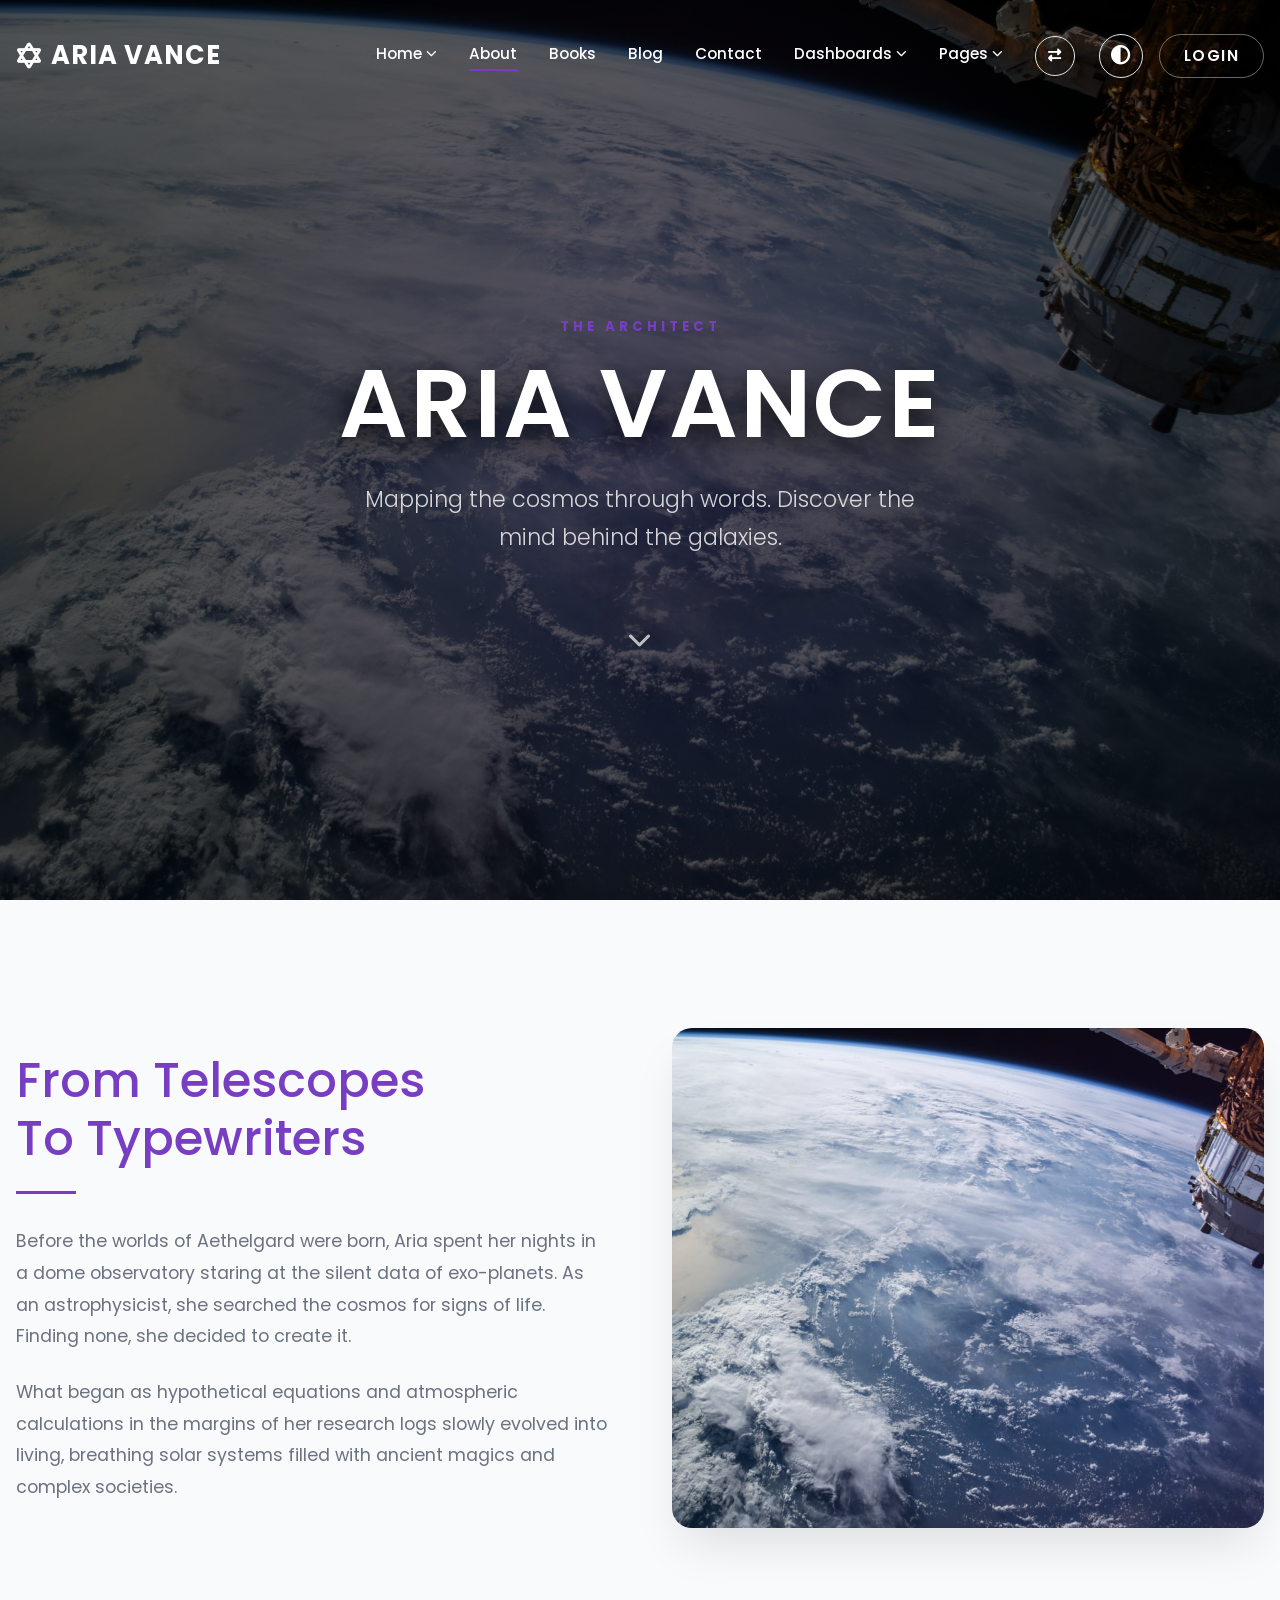
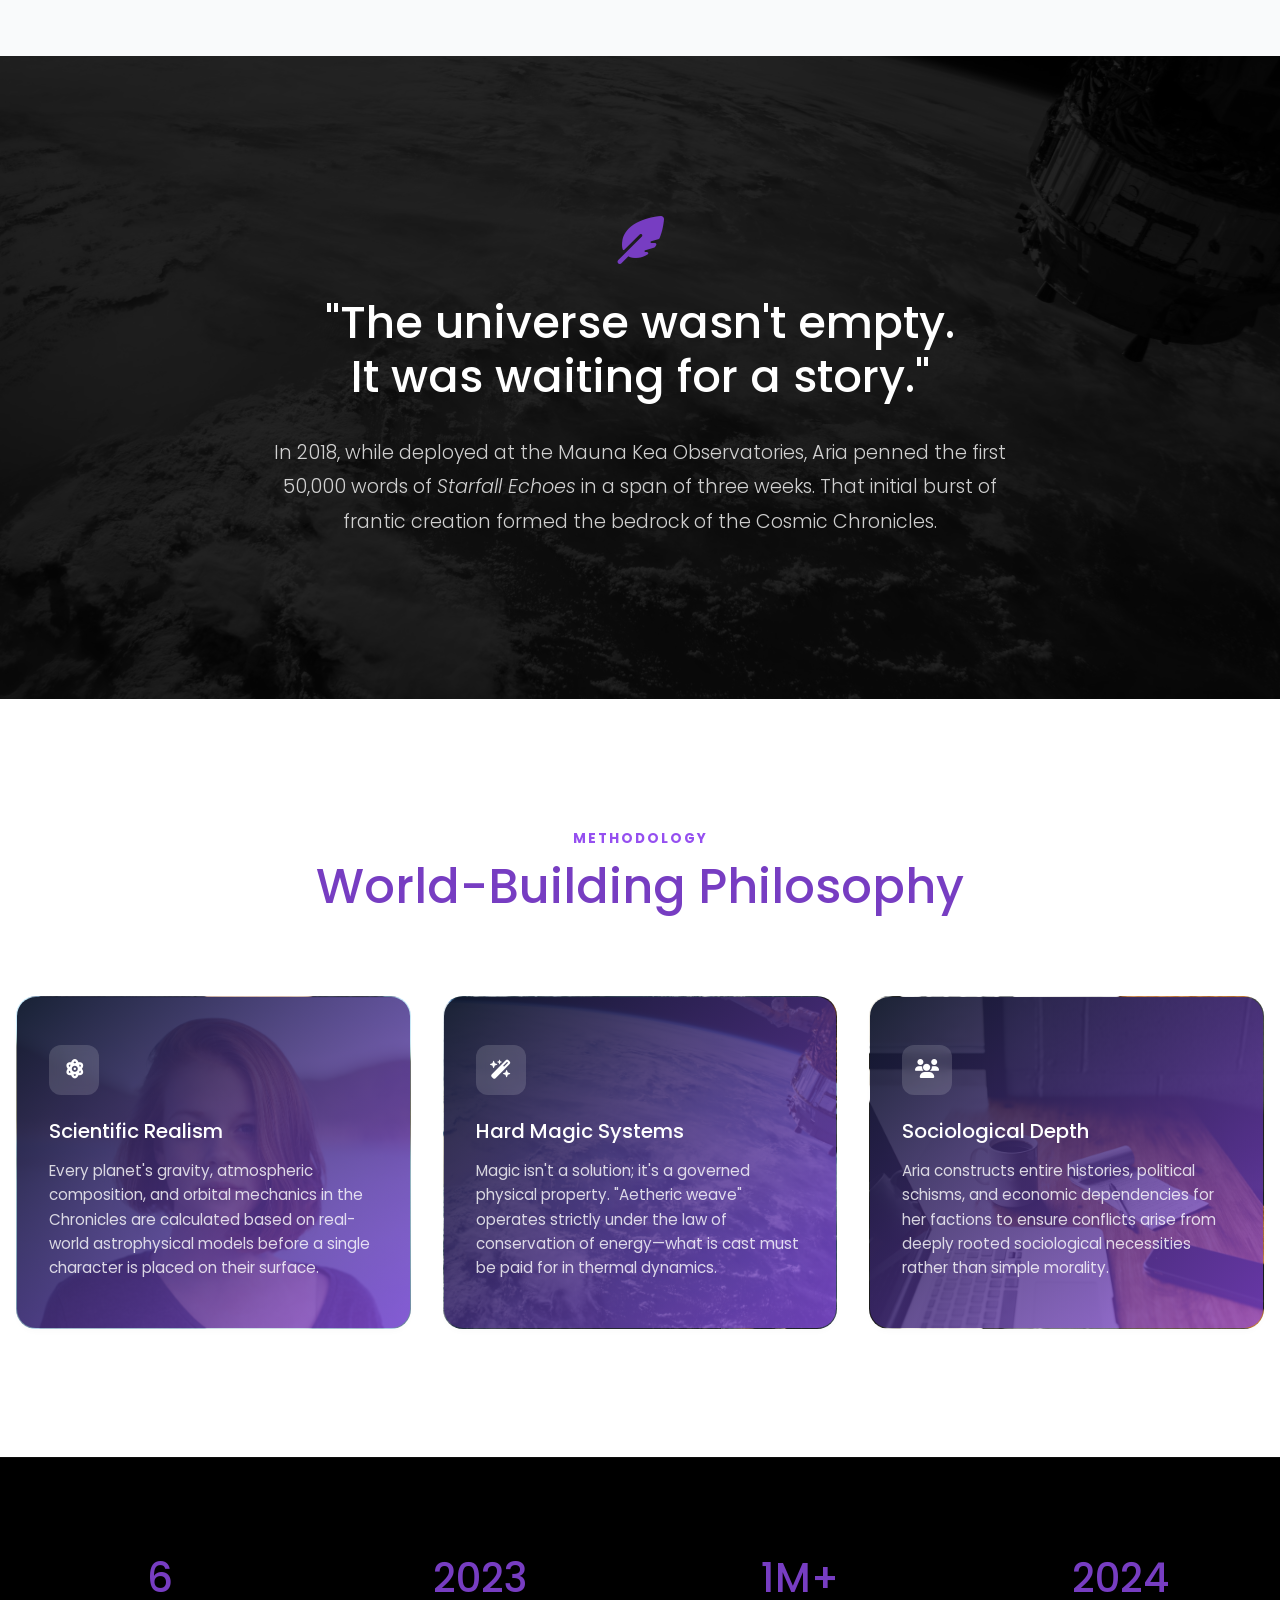
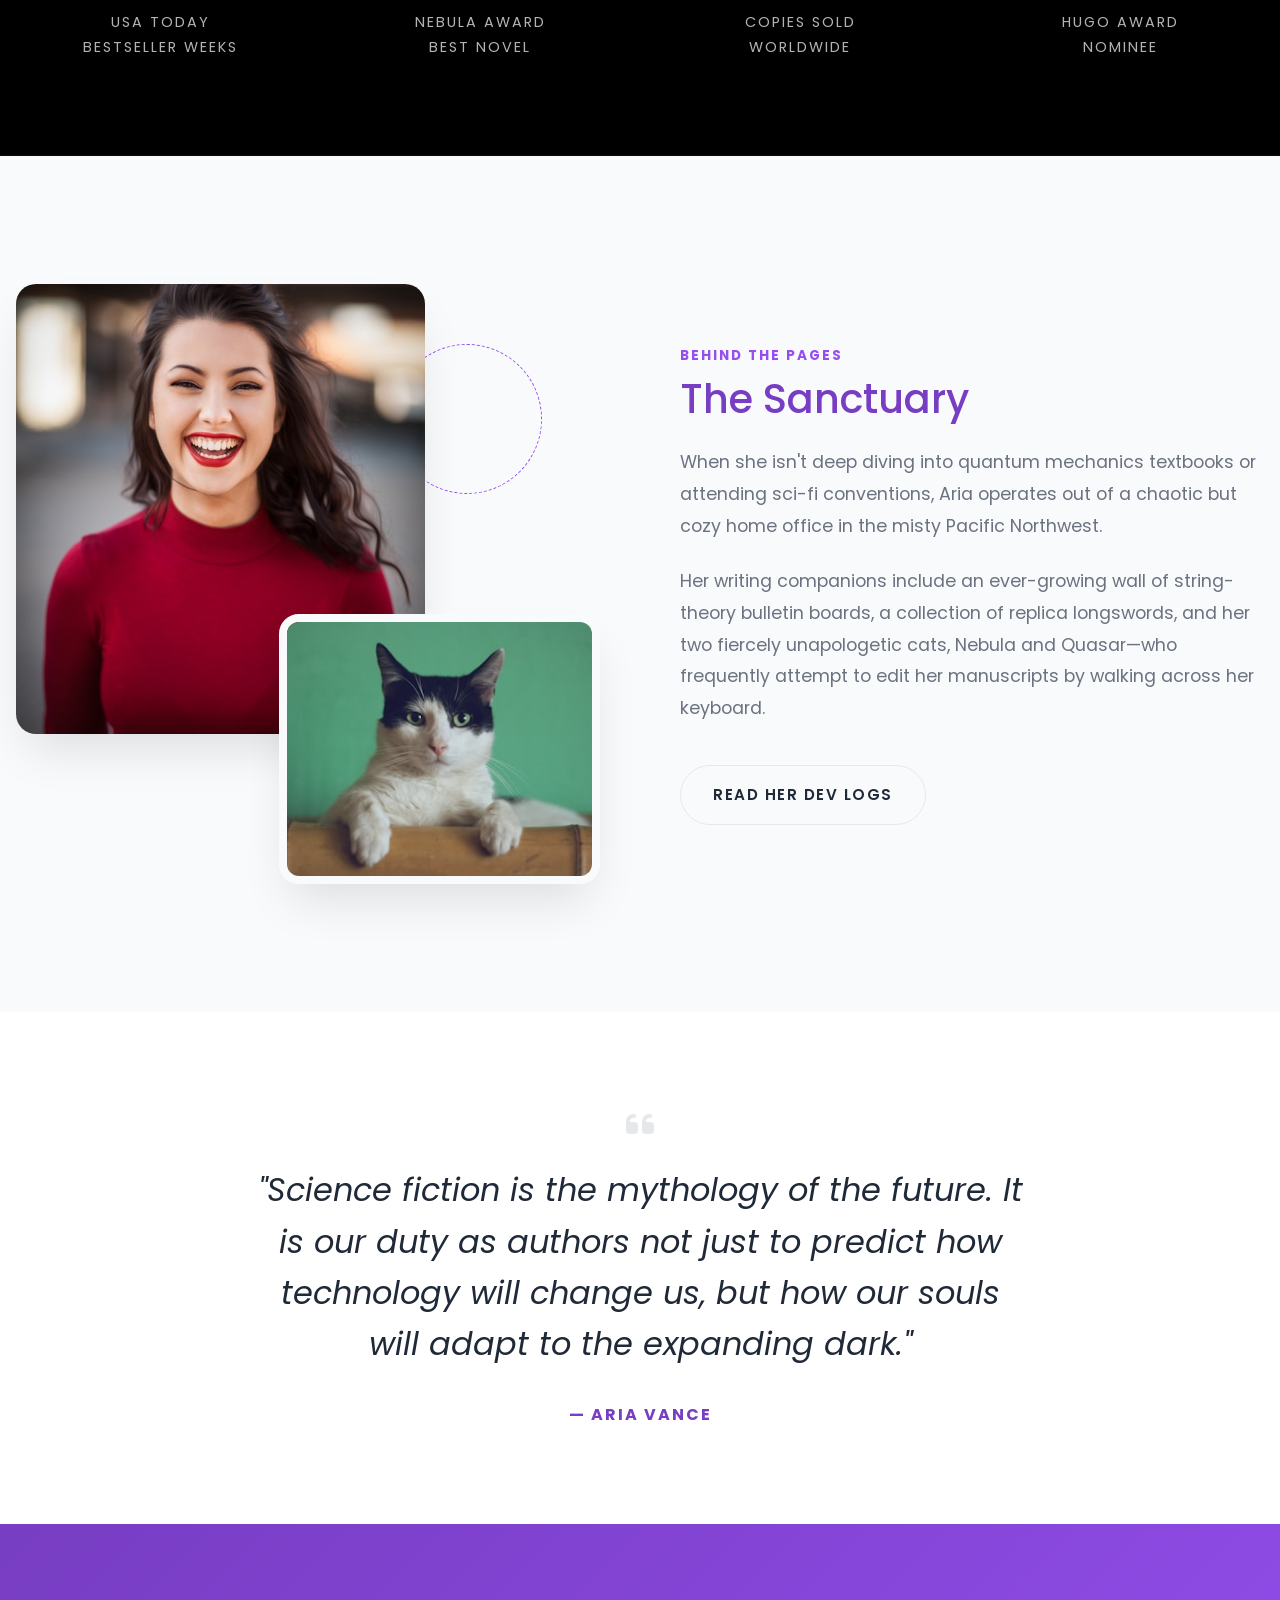
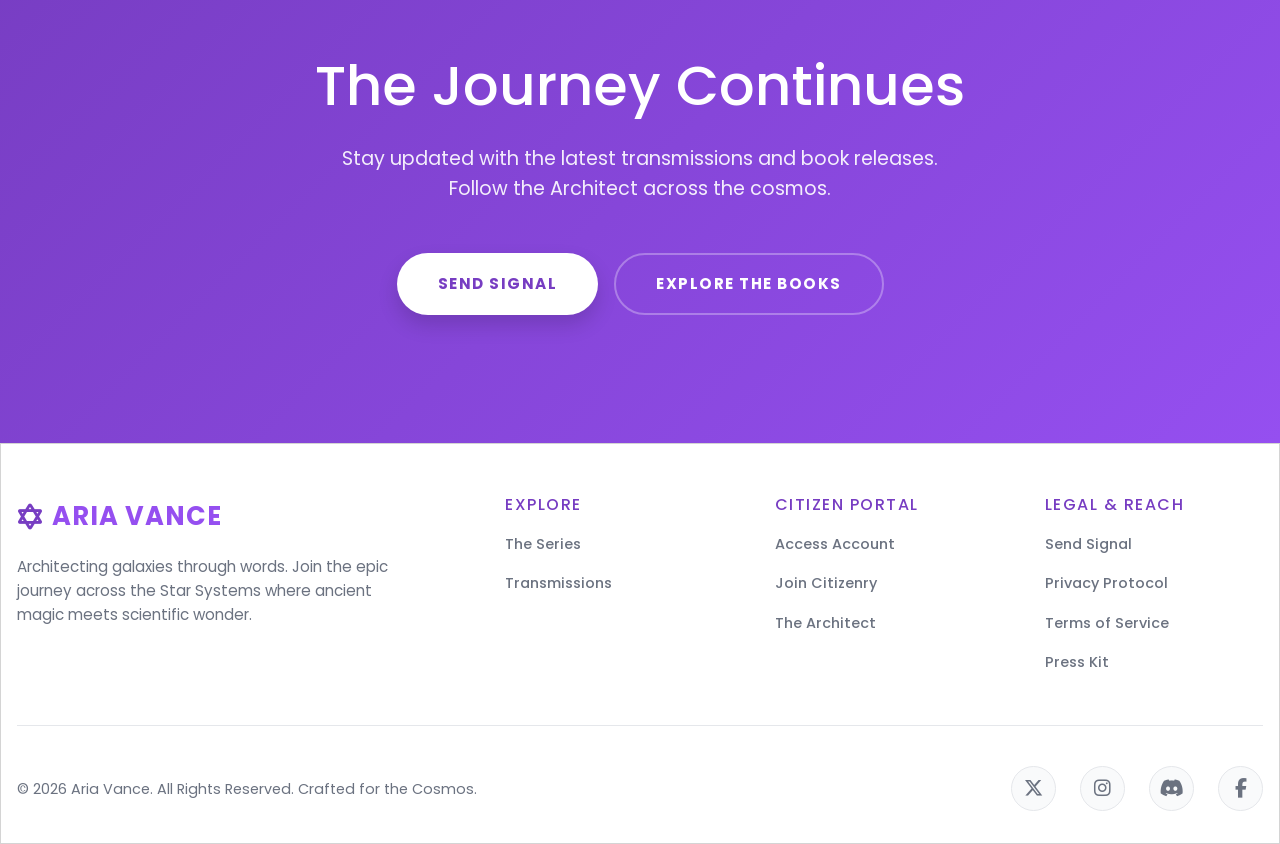
<file: pages/about.html>
<!DOCTYPE html>
<html lang="en" dir="ltr" data-theme="light">

<head>
  <meta charset="UTF-8">
  <meta name="viewport" content="width=device-width, initial-scale=1.0">
  <title>Aria Vance | The Architect</title>

  <meta name="keywords" content="Aria Vance, Science Fiction Author, Fantasy Author, Cosmic Chronicles, The Stellar Void, Books, Sci-Fi Novels">
  <meta name="author" content="Aria Vance">
  <meta property="og:title" content="Aria Vance | The Architect">
  <meta property="og:description" content="Official website of Aria Vance, author of The Cosmic Chronicles. Explore books, the universe, and join the Vault.">
  <meta property="og:type" content="website">
  <meta property="og:url" content="https://ariavance.com">
  <meta property="og:image" content="../assets/images/content/unsplash-14.jpg">
  <meta name="twitter:card" content="summary_large_image">
  <meta name="twitter:title" content="Aria Vance | The Architect">
  <meta name="twitter:description" content="Official website of Aria Vance, author of The Cosmic Chronicles. Explore books, the universe, and join the Vault.">
  <meta name="twitter:image" content="../assets/images/content/unsplash-14.jpg">
  <link rel="canonical" href="https://ariavance.com">
  <link rel="icon" type="image/png" href="../assets/images/favicon.png">

  <!-- Fonts -->
  <link rel="preconnect" href="https://fonts.googleapis.com">
  <link rel="preconnect" href="https://fonts.gstatic.com" crossorigin>
  <link href="https://fonts.googleapis.com/css2?family=Poppins:wght@300;400;500;600;700;850&display=swap" rel="stylesheet">

  <!-- Font Awesome -->
  <link rel="stylesheet" href="https://cdnjs.cloudflare.com/ajax/libs/font-awesome/6.5.1/css/all.min.css">

  <!-- AOS Animation CSS -->
  <link href="https://unpkg.com/aos@2.3.1/dist/aos.css" rel="stylesheet">

  <!-- Main Styles -->
  <link rel="stylesheet" href="../assets/css/style.css">
  <link rel="stylesheet" href="../assets/css/dark-mode.css">
  <link rel="stylesheet" href="../assets/css/about.css">
  <!-- RTL Support Settings -->
  <link rel="stylesheet" href="../assets/css/rtl.css">
</head>

<body class="light-mode">
  <!-- Site Header -->
  <header class="site-header navbar-transparent-light">
    <div class="container navbar">
      <a href="index.html" class="brand-logo">
        <i class="fa-solid fa-star-of-david text-accent"></i> ARIA VANCE
      </a>

      <button class="mobile-toggle" aria-label="Toggle Menu"><i class="fa-solid fa-bars"></i></button>

      <nav class="nav-menu">
        <!-- Home Dropdown -->
        <div class="nav-item-dropdown">
          <a class="nav-link dropdown-toggle">Home <i class="fa-solid fa-chevron-down"
              style="font-size: 0.7em;"></i></a>
          <div class="dropdown-menu">
            <a href="index.html" class="dropdown-item">Home 1 (Default)</a>
            <a href="index-2.html" class="dropdown-item">Home 2 (Split)</a>
          </div>
        </div>
        <a href="about.html" class="nav-link active">About</a>
        <a href="books.html" class="nav-link">Books</a>
        <a href="blog.html" class="nav-link">Blog</a>
        <a href="contact.html" class="nav-link">Contact</a>

        <!-- Dashboards Dropdown -->
        <div class="nav-item-dropdown">
          <a class="nav-link dropdown-toggle">Dashboards <i class="fa-solid fa-chevron-down"
              style="font-size: 0.7em;"></i></a>
          <div class="dropdown-menu">
            <a href="dashboard.html" class="dropdown-item">User Dashboard</a>
            <a href="admin-dashboard.html" class="dropdown-item">Admin Dashboard</a>
          </div>
        </div>

        
        <!-- Pages Dropdown -->
        <div class="nav-item-dropdown">
          <a class="nav-link dropdown-toggle">Pages <i class="fa-solid fa-chevron-down" style="font-size: 0.7em;"></i></a>
          <div class="dropdown-menu">
            <a href="404.html" class="dropdown-item">404 Error</a>
            <a href="coming-soon.html" class="dropdown-item">Coming Soon</a>
          </div>
        </div>
        <div class="nav-actions">
          <button class="dir-toggle" aria-label="Toggle RTL/LTR"
            style="border-color: var(--color-border); color: var(--color-text); margin-right: 0.5rem; background: transparent; border-radius: 50%; width: 40px; height: 40px; border: 1px solid var(--color-border); display: inline-flex; justify-content: center; align-items: center; cursor: pointer; transition: all 0.3s ease;"><i
              class="fa-solid fa-right-left"></i></button>
          <button class="theme-toggle" aria-label="Toggle Dark Mode"
            style="border-color: var(--color-border); color: var(--color-text);"><i
              class="fa-solid fa-circle-half-stroke"></i></button>
          <a href="login.html" class="btn btn-outline" style="padding: 0.5rem 1.5rem;">Login</a>
        </div>
      </nav>
    </div>
  </header>

  <main class="about-cinematic-page">

    <!-- 1. Cinematic Hero Section -->
    <section class="about-hero"
      style="position: relative; height: 100vh; display: flex; align-items: center; justify-content: center; overflow: hidden;">
      <div class="hero-bg-wrapper" style="position: absolute; inset: 0; z-index: 1;">
        <!-- High quality premium architect/space themed image -->
        <img src="../assets/images/content/unsplash-1.jpg" alt="Cosmic Horizon" style="width: 100%; height: 100%; object-fit: cover; filter: brightness(0.35);">
      </div>
      <div class="container text-center" style="position: relative; z-index: 2; padding-top: 80px;" data-aos="zoom-in"
        data-aos-duration="1500">
        <h5 class="text-accent mb-2" style="text-transform: uppercase; letter-spacing: 4px; font-weight: 700;">The
          Architect</h5>
        <h1 class="hero-title"
          style="font-size: clamp(3rem, 8vw, 6rem); color: white; text-shadow: 0 10px 30px rgba(0,0,0,0.8); margin-bottom: 1.5rem;">
          Aria Vance</h1>
        <p
          style="font-size: clamp(1rem, 2vw, 1.4rem); color: rgba(255,255,255,0.8); max-width: 600px; margin: 0 auto; font-weight: 300;">
          Mapping the cosmos through words. Discover the mind behind the galaxies.</p>

        <!-- Scroll indicator -->
        <div style="margin-top: 4rem; animation: bounce 2s infinite;">
          <a href="#origin" style="color: white; opacity: 0.7; font-size: 1.5rem;"><i
              class="fa-solid fa-chevron-down"></i></a>
        </div>
      </div>
    </section>

    <!-- 2. The Origin (Astrophysicist to Author) -->
    <section id="origin" class="section" style="padding: 8rem 0; overflow: hidden; background: var(--color-bg);">
      <div class="container">
        <div class="grid-2 align-items-center" style="gap: 4rem;">
          <div data-aos="fade-right" data-aos-duration="1000">
            <h2
              style="font-size: clamp(2rem, 4vw, 3rem); color: var(--color-primary-dark); margin-bottom: 1.5rem; line-height: 1.2;">
              From Telescopes<br>To Typewriters</h2>
            <div style="width: 60px; height: 3px; background: var(--color-accent); margin-bottom: 2rem;"></div>
            <p style="font-size: 1.1rem; color: var(--color-text-muted); line-height: 1.8; margin-bottom: 1.5rem;">
              Before the worlds of Aethelgard were born, Aria spent her nights in a dome observatory staring at the
              silent data of exo-planets. As an astrophysicist, she searched the cosmos for signs of life. Finding none,
              she decided to create it.</p>
            <p style="font-size: 1.1rem; color: var(--color-text-muted); line-height: 1.8;">What began as hypothetical
              equations and atmospheric calculations in the margins of her research logs slowly evolved into living,
              breathing solar systems filled with ancient magics and complex societies.</p>
          </div>
          <div class="image-wrapper-split"
            style="position: relative; border-radius: 20px; overflow: hidden; box-shadow: var(--shadow-xl);"
            data-aos="fade-left" data-aos-duration="1200">
            <img src="../assets/images/content/unsplash-2.jpg" alt="Space Science and Writing" style="width: 100%; height: 500px; object-fit: cover; transition: transform 0.5s ease;" onmouseover="this.style.transform='scale(1.05)'" onmouseout="this.style.transform='scale(1)'">
            <!-- Overlay element for cinematic feel -->
            <div
              style="position: absolute; inset: 0; background: linear-gradient(to right, rgba(255,255,255,0) 0%, rgba(149, 79, 240, 0.1) 100%); pointer-events: none;">
            </div>
          </div>
        </div>
      </div>
    </section>

    <!-- 3. The Spark (Full width transition) -->
    <section class="section"
      style="position: relative; padding: 10rem 0; background-color: var(--color-secondary); color: white; display: flex; align-items: center;">
      <div style="position: absolute; inset: 0; z-index: 1;">
        <img src="../assets/images/content/unsplash-1.jpg"
          alt="Writing process"
          style="width: 100%; height: 100%; object-fit: cover; opacity: 0.15; filter: grayscale(100%); mix-blend-mode: luminosity;">
      </div>
      <div class="container text-center" style="position: relative; z-index: 2; max-width: 800px;">
        <i class="fa-solid fa-feather-pointed" style="font-size: 3rem; color: var(--color-accent); margin-bottom: 2rem;"
          data-aos="fade-up"></i>
        <h2 style="font-size: clamp(1.8rem, 4vw, 2.8rem); color: white; margin-bottom: 2rem;" data-aos="fade-up"
          data-aos-delay="100">"The universe wasn't empty.<br> It was waiting for a story."</h2>
        <p style="font-size: 1.2rem; opacity: 0.8; font-weight: 300; line-height: 1.8;" data-aos="fade-up"
          data-aos-delay="200">In 2018, while deployed at the Mauna Kea Observatories, Aria penned the first 50,000
          words of <em>Starfall Echoes</em> in a span of three weeks. That initial burst of frantic creation formed the
          bedrock of the Cosmic Chronicles.</p>
      </div>
    </section>

    <!-- 4. The Universe Built (Grid/Cards) -->
    <section class="section" style="padding: 8rem 0; background: var(--color-surface);">
      <div class="container">
        <div class="section-header text-center" style="margin-bottom: 5rem;" data-aos="fade-up">
          <span
            style="color: var(--color-primary); font-weight: 700; text-transform: uppercase; letter-spacing: 2px; font-size: 0.85rem; display: block; margin-bottom: 0.5rem;">Methodology</span>
          <h2 style="font-size: clamp(2rem, 4vw, 3rem); color: var(--color-primary-dark);">World-Building Philosophy
          </h2>
        </div>

        <div class="grid-3" style="gap: 2rem;">
          <!-- Card 1 -->
          <div class="philosophy-card pc-1" data-aos="fade-up" data-aos-delay="0">
            <div
              style="width: 50px; height: 50px; background: rgba(255, 255, 255, 0.15); backdrop-filter: blur(5px); border-radius: 12px; display: flex; align-items: center; justify-content: center; margin-bottom: 1.5rem;">
              <i class="fa-solid fa-atom" style="font-size: 1.2rem; color: #fff;"></i>
            </div>
            <h3 style="font-size: 1.25rem; margin-bottom: 1rem; color: #fff;">Scientific Realism</h3>
            <p style="color: rgba(255,255,255,0.8); font-size: 0.95rem; line-height: 1.6;">Every planet's gravity,
              atmospheric composition, and orbital mechanics in the Chronicles are calculated based on real-world
              astrophysical models before a single character is placed on their surface.</p>
          </div>

          <!-- Card 2 -->
          <div class="philosophy-card pc-2" data-aos="fade-up" data-aos-delay="150">
            <div
              style="width: 50px; height: 50px; background: rgba(255, 255, 255, 0.15); backdrop-filter: blur(5px); border-radius: 12px; display: flex; align-items: center; justify-content: center; margin-bottom: 1.5rem;">
              <i class="fa-solid fa-wand-magic-sparkles" style="font-size: 1.2rem; color: #fff;"></i>
            </div>
            <h3 style="font-size: 1.25rem; margin-bottom: 1rem; color: #fff;">Hard Magic Systems</h3>
            <p style="color: rgba(255,255,255,0.8); font-size: 0.95rem; line-height: 1.6;">Magic isn't a solution;
              it's a governed physical property. "Aetheric weave" operates strictly under the law of conservation of
              energy—what is cast must be paid for in thermal dynamics.</p>
          </div>

          <!-- Card 3 -->
          <div class="philosophy-card pc-3" data-aos="fade-up" data-aos-delay="300">
            <div
              style="width: 50px; height: 50px; background: rgba(255, 255, 255, 0.15); backdrop-filter: blur(5px); border-radius: 12px; display: flex; align-items: center; justify-content: center; margin-bottom: 1.5rem;">
              <i class="fa-solid fa-users" style="font-size: 1.2rem; color: #fff;"></i>
            </div>
            <h3 style="font-size: 1.25rem; margin-bottom: 1rem; color: #fff;">Sociological Depth</h3>
            <p style="color: rgba(255,255,255,0.8); font-size: 0.95rem; line-height: 1.6;">Aria constructs entire
              histories, political schisms, and economic dependencies for her factions to ensure conflicts arise from
              deeply rooted sociological necessities rather than simple morality.</p>
          </div>
        </div>
      </div>
    </section>

    <!-- 5. Accolades (Dark Minimalist) -->
    <section class="section"
      style="padding: 6rem 0; background: var(--color-secondary); color: white; border-top: 1px solid rgba(255,255,255,0.05); border-bottom: 1px solid rgba(255,255,255,0.05);">
      <div class="container">
        <div class="grid-4" style="text-align: center; gap: 2rem;">
          <div data-aos="fade-up" data-aos-delay="0">
            <h4
              style="color: var(--color-accent); font-size: 2.5rem; font-family: var(--font-heading); margin-bottom: 0.5rem;">
              6</h4>
            <p style="font-size: 0.9rem; text-transform: uppercase; letter-spacing: 2px; opacity: 0.7;">USA
              Today<br>Bestseller Weeks</p>
          </div>
          <div data-aos="fade-up" data-aos-delay="100">
            <h4
              style="color: var(--color-accent); font-size: 2.5rem; font-family: var(--font-heading); margin-bottom: 0.5rem;">
              2023</h4>
            <p style="font-size: 0.9rem; text-transform: uppercase; letter-spacing: 2px; opacity: 0.7;">Nebula
              Award<br>Best Novel</p>
          </div>
          <div data-aos="fade-up" data-aos-delay="200">
            <h4
              style="color: var(--color-accent); font-size: 2.5rem; font-family: var(--font-heading); margin-bottom: 0.5rem;">
              1M+</h4>
            <p style="font-size: 0.9rem; text-transform: uppercase; letter-spacing: 2px; opacity: 0.7;">Copies
              Sold<br>Worldwide</p>
          </div>
          <div data-aos="fade-up" data-aos-delay="300">
            <h4
              style="color: var(--color-accent); font-size: 2.5rem; font-family: var(--font-heading); margin-bottom: 0.5rem;">
              2024</h4>
            <p style="font-size: 0.9rem; text-transform: uppercase; letter-spacing: 2px; opacity: 0.7;">Hugo
              Award<br>Nominee</p>
          </div>
        </div>
      </div>
    </section>

    <!-- 6. Behind the Scenes (Gallery/Staggered Layout) -->
    <section class="section" style="padding: 8rem 0; background: var(--color-bg); overflow: hidden;">
      <div class="container">
        <div class="grid-2 align-items-center" style="gap: 5rem;">

          <!-- Image Collage -->
          <div class="about-collage" data-aos="zoom-in-right">
            <!-- Main Portriat -->
            <img src="../assets/images/content/unsplash-3.jpg"
              alt="Aria Vance"
              style="position: absolute; top: 0; left: 0; width: 70%; height: 75%; object-fit: cover; border-radius: 20px; box-shadow: var(--shadow-xl); z-index: 2;">
            <!-- Cat / Secondary Prop -->
            <img src="../assets/images/content/unsplash-4.jpg"
              alt="Nebula the Cat"
              style="position: absolute; bottom: 0; right: 0; width: 55%; height: 45%; object-fit: cover; border-radius: 20px; box-shadow: var(--shadow-xl); border: 8px solid var(--color-bg); z-index: 3;">
            <!-- Decorative Element -->
            <div
              style="position: absolute; top: 10%; right: 10%; width: 150px; height: 150px; border-radius: 50%; border: 1px dashed var(--color-primary); z-index: 1; animation: spin 20s linear infinite;">
            </div>
          </div>

          <!-- Content -->
          <div data-aos="fade-left">
            <span
              style="color: var(--color-primary); font-weight: 700; text-transform: uppercase; letter-spacing: 2px; font-size: 0.85rem; display: block; margin-bottom: 0.5rem;">Behind
              The Pages</span>
            <h2 style="font-size: clamp(2rem, 4vw, 2.5rem); color: var(--color-primary-dark); margin-bottom: 1.5rem;">
              The Sanctuary</h2>
            <p style="font-size: 1.1rem; color: var(--color-text-muted); line-height: 1.8; margin-bottom: 1.5rem;">When
              she isn't deep diving into quantum mechanics textbooks or attending sci-fi conventions, Aria operates out
              of a chaotic but cozy home office in the misty Pacific Northwest.</p>
            <p style="font-size: 1.1rem; color: var(--color-text-muted); line-height: 1.8; margin-bottom: 2.5rem;">Her
              writing companions include an ever-growing wall of string-theory bulletin boards, a collection of replica
              longswords, and her two fiercely unapologetic cats, Nebula and Quasar—who frequently attempt to edit her
              manuscripts by walking across her keyboard.</p>

            <a href="blog.html" class="btn btn-outline" style="border-radius: 50px;">Read Her Dev Logs</a>
          </div>

        </div>
      </div>
    </section>

    <!-- 7. Mission Statement / Philosophy -->
    <section class="section" style="padding: 6rem 0; background: var(--color-surface); text-align: center;">
      <div class="container" style="max-width: 800px;" data-aos="zoom-in">
        <i class="fa-solid fa-quote-left"
          style="font-size: 2rem; color: var(--color-border); margin-bottom: 1.5rem;"></i>
        <h3
          style="font-size: clamp(1.5rem, 3vw, 2rem); line-height: 1.6; color: var(--color-text); font-weight: 400; font-family: var(--font-body); margin-bottom: 2rem; font-style: italic;">
          "Science fiction is the mythology of the future. It is our duty as authors not just to predict how technology
          will change us, but how our souls will adapt to the expanding dark."</h3>
        <p style="font-weight: 700; color: var(--color-primary-dark); letter-spacing: 2px; text-transform: uppercase;">
          &mdash; Aria Vance</p>
      </div>
    </section>

    <!-- 8. Call to Action -->
    <section class="section"
      style="padding: 8rem 0; background: linear-gradient(135deg, var(--color-primary-dark) 0%, var(--color-primary) 100%); color: white; text-align: center;">
      <div class="container" data-aos="fade-up">
        <h2 style="font-size: clamp(2.5rem, 5vw, 3.5rem); color: white; margin-bottom: 1.5rem;">The Journey Continues</h2>
        <p style="font-size: 1.2rem; opacity: 0.9; max-width: 600px; margin: 0 auto 3rem; line-height: 1.6;">Stay updated with the latest transmissions and book releases. Follow the Architect across the cosmos.</p>
        <div style="display: flex; gap: 1rem; justify-content: center; flex-wrap: wrap;">
          <a href="contact.html" class="btn"
            style="background: white; color: var(--color-primary-dark); padding: 1rem 2.5rem; font-weight: 700; border-radius: 50px; box-shadow: 0 10px 20px rgba(0,0,0,0.15);">Send Signal</a>
          <a href="books.html" class="btn"
            style="background: transparent; color: white; border: 2px solid rgba(255,255,255,0.3); padding: 1rem 2.5rem; font-weight: 700; border-radius: 50px; transition: all 0.3s ease;"
            onmouseover="this.style.background='rgba(255,255,255,0.1)'; this.style.borderColor='white'"
            onmouseout="this.style.background='transparent'; this.style.borderColor='rgba(255,255,255,0.3)'">Explore The
            Books</a>
        </div>
      </div>
    </section>

  </main>

  <footer class="site-footer">
    <div class="container">
      <div class="footer-grid">
        <div class="footer-brand" data-aos="fade-up">
          <a href="index.html" class="brand-logo">
            <i class="fa-solid fa-star-of-david text-accent"></i> ARIA VANCE
          </a>
          <p>Architecting galaxies through words. Join the epic journey across the Star Systems where ancient magic meets scientific wonder.</p>
        </div>
        <div class="footer-column" data-aos="fade-up" data-aos-delay="100">
          <h4>Explore</h4>
          <ul class="footer-links">
            <li><a href="books.html">The Series</a></li>
            <li><a href="blog.html">Transmissions</a></li>
          </ul>
        </div>
        <div class="footer-column" data-aos="fade-up" data-aos-delay="200">
          <h4>Citizen Portal</h4>
          <ul class="footer-links">
            <li><a href="login.html">Access Account</a></li>
            <li><a href="register.html">Join Citizenry</a></li>
            <li><a href="about.html">The Architect</a></li>
          </ul>
        </div>
        <div class="footer-column" data-aos="fade-up" data-aos-delay="300">
          <h4>Legal & Reach</h4>
          <ul class="footer-links">
            <li><a href="contact.html">Send Signal</a></li>
            <li><a href="#">Privacy Protocol</a></li>
            <li><a href="#">Terms of Service</a></li>
            <li><a href="#">Press Kit</a></li>
          </ul>
        </div>
      </div>
      <div class="footer-bottom">
        <p class="text-muted">&copy; 2026 Aria Vance. All Rights Reserved. Crafted for the Cosmos.</p>
        <div class="footer-socials">
          <a href="#" class="social-link" aria-label="Twitter"><i class="fa-brands fa-x-twitter"></i></a>
          <a href="#" class="social-link" aria-label="Instagram"><i class="fa-brands fa-instagram"></i></a>
          <a href="#" class="social-link" aria-label="Discord"><i class="fa-brands fa-discord"></i></a>
          <a href="#" class="social-link" aria-label="Facebook"><i class="fa-brands fa-facebook-f"></i></a>
        </div>
      </div>
    </div>
  </footer>

  <script src="../assets/js/main.js"></script>
  <!-- AOS Animation Script -->
  <script src="https://unpkg.com/aos@2.3.1/dist/aos.js"></script>
  <script src="../assets/js/about.js"></script>
  <!-- RTL Support Script -->
  <script src="../assets/js/rtl-ltr.js"></script>
</body>

</html>
</file>
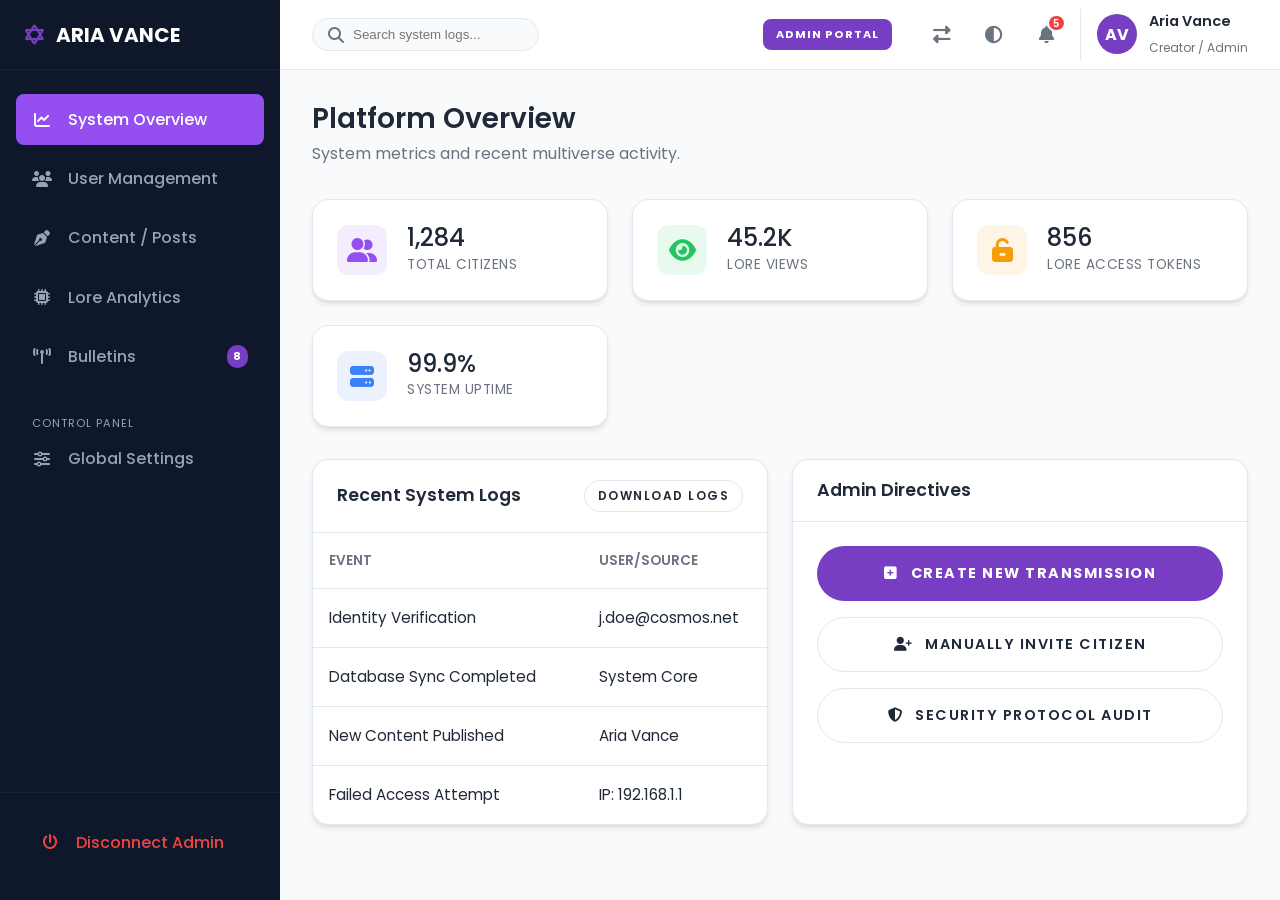
<file: pages/admin-dashboard.html>
<!DOCTYPE html>
<html lang="en" dir="ltr" data-theme="dark">

<head>
  <meta charset="UTF-8">
  <meta name="viewport" content="width=device-width, initial-scale=1.0">
  <title>Admin Dashboard | Aria Vance</title>

  <meta name="keywords" content="Aria Vance, Science Fiction Author, Fantasy Author, Cosmic Chronicles, The Stellar Void, Books, Sci-Fi Novels">
  <meta name="author" content="Aria Vance">
  <meta property="og:title" content="Admin Dashboard | Aria Vance">
  <meta property="og:description" content="Official website of Aria Vance, author of The Cosmic Chronicles. Explore books, the universe, and join the Vault.">
  <meta property="og:type" content="website">
  <meta property="og:url" content="https://ariavance.com">
  <meta property="og:image" content="../assets/images/content/unsplash-14.jpg">
  <meta name="twitter:card" content="summary_large_image">
  <meta name="twitter:title" content="Admin Dashboard | Aria Vance">
  <meta name="twitter:description" content="Official website of Aria Vance, author of The Cosmic Chronicles. Explore books, the universe, and join the Vault.">
  <meta name="twitter:image" content="../assets/images/content/unsplash-14.jpg">
  <link rel="canonical" href="https://ariavance.com">
  <link rel="icon" type="image/png" href="../assets/images/favicon.png">

  <!-- Google Fonts -->
  <link rel="preconnect" href="https://fonts.googleapis.com">
  <link rel="preconnect" href="https://fonts.gstatic.com" crossorigin>
  <link href="https://fonts.googleapis.com/css2?family=Poppins:wght@300;400;500;600;700;850&display=swap" rel="stylesheet">

  <!-- AOS Animation CSS -->
  <link href="https://unpkg.com/aos@2.3.1/dist/aos.css" rel="stylesheet">

  <!-- Core Styles -->
  <link rel="stylesheet" href="../assets/css/style.css">
  <link rel="stylesheet" href="../assets/css/dark-mode.css">
  <link rel="stylesheet" href="../assets/css/dashboard.css">
  
  <!-- Font Awesome Icons -->
  <link rel="stylesheet" href="https://cdnjs.cloudflare.com/ajax/libs/font-awesome/6.5.1/css/all.min.css">
  <!-- RTL Support Settings -->
  <link rel="stylesheet" href="../assets/css/rtl.css">
</head>

<body id="admin-dashboard">

  <div class="dash-container">
    <!-- Sidebar Navigation -->
    <aside class="dash-sidebar" id="sidebar">
      <div class="dash-sidebar-header">
        <a href="index.html" class="dash-logo">
          <i class="fa-solid fa-star-of-david text-accent"></i>
          <span>ARIA VANCE</span>
        </a>
      </div>

      <nav class="dash-nav">
        <a href="#" class="dash-nav-item active" data-section="overview">
          <i class="fa-solid fa-chart-line"></i>
          <span>System Overview</span>
        </a>
        <a href="#" class="dash-nav-item" data-section="users">
          <i class="fa-solid fa-users"></i>
          <span>User Management</span>
        </a>
        <a href="#" class="dash-nav-item" data-section="content">
          <i class="fa-solid fa-pen-nib"></i>
          <span>Content / Posts</span>
        </a>
        <a href="#" class="dash-nav-item" data-section="analytics">
          <i class="fa-solid fa-microchip"></i>
          <span>Lore Analytics</span>
        </a>
        <a href="#" class="dash-nav-item" data-section="notifications">
          <i class="fa-solid fa-tower-broadcast"></i>
          <span>Bulletins</span>
          <span class="badge" style="background-color: var(--color-accent); color: white; padding: 2px 6px; border-radius: 10px; font-size: 0.7rem; margin-left: auto;">8</span>
        </a>
        <div style="margin-top: 2rem; padding: 0 1rem; font-size: 0.7rem; text-transform: uppercase; color: var(--sidebar-text); letter-spacing: 1px;">Control Panel</div>
        <a href="#" class="dash-nav-item" data-section="settings">
          <i class="fa-solid fa-sliders"></i>
          <span>Global Settings</span>
        </a>
      </nav>

      <div class="dash-sidebar-footer">
        <a href="login.html" class="dash-nav-item" style="color: #ef4444;">
          <i class="fa-solid fa-power-off"></i>
          <span>Disconnect Admin</span>
        </a>
      </div>
    </aside>

    <!-- Main Content Area -->
    <main class="dash-main">
      <!-- Top Header -->
      <header class="dash-header">
        <div class="dash-header-left">
          <button class="dash-sidebar-toggle" id="sidebarToggle">
            <i class="fa-solid fa-bars-staggered"></i>
          </button>
          <div class="dash-search">
            <i class="fa-solid fa-magnifying-glass"></i>
            <input type="text" placeholder="Search system logs...">
          </div>
        </div>

        <div class="dash-header-right">
          <span class="badge" style="background-color: var(--color-primary-dark); color: white; padding: 0.4rem 0.8rem; border-radius: 8px; font-size: 0.7rem; font-weight: 700; letter-spacing: 1px; margin-right: 1rem;">ADMIN PORTAL</span>
          <button class="dash-action-btn dir-toggle" title="Toggle RTL/LTR">
            <i class="fa-solid fa-right-left"></i>
          </button>
          <button class="dash-action-btn theme-toggle" title="Toggle Theme">
            <i class="fa-solid fa-circle-half-stroke"></i>
          </button>
          <button class="dash-action-btn" title="System Alerts">
            <i class="fa-solid fa-bell"></i>
            <span class="badge">5</span>
          </button>
          <div class="dash-user-profile">
            <div class="dash-avatar" style="background-color: var(--color-accent);">AV</div>
            <div class="dash-user-info">
              <span>Aria Vance</span>
              <small>Creator / Admin</small>
            </div>
          </div>
        </div>
      </header>

      <!-- Dynamic Content -->
      <div class="dash-content">
        
        <!-- SECTION: OVERVIEW -->
        <section id="overview" class="dash-section active">
          <div class="dash-page-title">
            <h1>Platform Overview</h1>
            <p>System metrics and recent multiverse activity.</p>
          </div>

          <div class="dash-stats-grid">
            <div class="stat-card" data-aos="fade-up">
              <div class="stat-icon primary"><i class="fa-solid fa-user-group"></i></div>
              <div class="stat-info">
                <h3>1,284</h3>
                <p>Total Citizens</p>
              </div>
            </div>
            <div class="stat-card" data-aos="fade-up" data-aos-delay="100">
              <div class="stat-icon success"><i class="fa-solid fa-eye"></i></div>
              <div class="stat-info">
                <h3>45.2K</h3>
                <p>Lore Views</p>
              </div>
            </div>
            <div class="stat-card" data-aos="fade-up" data-aos-delay="200">
              <div class="stat-icon warning"><i class="fa-solid fa-unlock-keyhole"></i></div>
              <div class="stat-info">
                <h3>856</h3>
                <p>Lore Access Tokens</p>
              </div>
            </div>
            <div class="stat-card" data-aos="fade-up" data-aos-delay="300">
              <div class="stat-icon info"><i class="fa-solid fa-server"></i></div>
              <div class="stat-info">
                <h3>99.9%</h3>
                <p>System Uptime</p>
              </div>
            </div>
          </div>

          <div class="dash-section-grid">
            <div class="card-v3" data-aos="fade-right">
              <div class="card-v3-header">
                <h4>Recent System Logs</h4>
                <button class="btn btn-outline" style="padding: 0.4rem 0.8rem; font-size: 0.75rem;">Download Logs</button>
              </div>
              <div class="card-v3-body" style="padding: 0;">
                <div class="table-responsive">
                  <table class="dash-table">
                    <thead>
                      <tr>
                        <th>Event</th>
                        <th>User/Source</th>
                        <th>Time</th>
                      </tr>
                    </thead>
                    <tbody>
                      <tr>
                        <td>Identity Verification</td>
                        <td>j.doe@cosmos.net</td>
                        <td>2 mins ago</td>
                      </tr>
                      <tr>
                        <td>Database Sync Completed</td>
                        <td>System Core</td>
                        <td>15 mins ago</td>
                      </tr>
                      <tr>
                        <td>New Content Published</td>
                        <td>Aria Vance</td>
                        <td>1 hour ago</td>
                      </tr>
                      <tr>
                        <td>Failed Access Attempt</td>
                        <td>IP: 192.168.1.1</td>
                        <td>2 hours ago</td>
                      </tr>
                    </tbody>
                  </table>
                </div>
              </div>
            </div>

            <div class="card-v3" data-aos="fade-left">
              <div class="card-v3-header">
                <h4>Admin Directives</h4>
              </div>
              <div class="card-v3-body">
                <div class="admin-directives-grid">
                  <button class="btn btn-accent"><i class="fa-solid fa-square-plus me-2"></i> Create New Transmission</button>
                  <button class="btn btn-outline"><i class="fa-solid fa-user-plus me-2"></i> Manually Invite Citizen</button>
                  <button class="btn btn-outline"><i class="fa-solid fa-shield-halved me-2"></i> Security Protocol Audit</button>
                </div>
              </div>
            </div>
          </div>
        </section>

        <!-- SECTION: USERS -->
        <section id="users" class="dash-section">
            <div class="dash-page-title">
              <h1>User Management</h1>
              <p>Search, moderate, and manage your growing citizenry.</p>
            </div>
            
            <div class="card-v3">
                <div class="card-v3-header">
                    <div style="display: flex; gap: 1rem; flex: 1;">
                        <input type="text" placeholder="Filter by name or email..." style="padding: 0.5rem 1rem; border-radius: 8px; border: 1px solid var(--dash-border); background: var(--dash-bg); color: var(--color-text); flex: 1; max-width: 400px;">
                        <select style="padding: 0.5rem 1rem; border-radius: 8px; border: 1px solid var(--dash-border); background: var(--dash-bg); color: var(--color-text);">
                            <option>All Ranks</option>
                            <option>Stargazer</option>
                            <option>Explorer</option>
                            <option>Neophyte</option>
                        </select>
                    </div>
                </div>
                <div class="card-v3-body" style="padding: 0;">
                    <div class="table-responsive">
                        <table class="dash-table">
                            <thead>
                                <tr>
                                    <th>Name</th>
                                    <th>Email</th>
                                    <th>Rank</th>
                                    <th>Joined</th>
                                    <th>Actions</th>
                                </tr>
                            </thead>
                            <tbody>
                                <tr>
                                    <td>Alex Reader</td>
                                    <td>alex@stargazer.net</td>
                                    <td><span class="profile-tag" style="font-size: 0.7rem;">Stargazer</span></td>
                                    <td>Oct 2024</td>
                                    <td>
                                        <button class="dash-action-btn" title="Edit"><i class="fa-solid fa-user-pen"></i></button>
                                        <button class="dash-action-btn" title="Ban" style="color: #ef4444;"><i class="fa-solid fa-user-slash"></i></button>
                                    </td>
                                </tr>
                                <tr>
                                    <td>Sarah Skies</td>
                                    <td>sarah@nebula.org</td>
                                    <td><span class="profile-tag" style="font-size: 0.7rem;">Explorer</span></td>
                                    <td>Jan 2025</td>
                                    <td>
                                        <button class="dash-action-btn" title="Edit"><i class="fa-solid fa-user-pen"></i></button>
                                        <button class="dash-action-btn" title="Ban" style="color: #ef4444;"><i class="fa-solid fa-user-slash"></i></button>
                                    </td>
                                </tr>
                            </tbody>
                        </table>
                    </div>
                </div>
                <div class="card-v3-footer" style="text-align: center;">
                    <button class="btn btn-outline" style="font-size: 0.8rem;">Load More Citizens</button>
                </div>
            </div>
        </section>

        <!-- SECTION: CONTENT -->
        <section id="content" class="dash-section">
            <div class="dash-page-title">
              <h1>Content Management</h1>
              <p>Publish and edit manuscripts, lore, and vault items.</p>
            </div>
            
            <div class="dash-section-grid">
                <div class="card-v3">
                    <div class="card-v3-header">
                        <h4>Recent Transmissions</h4>
                        <button class="btn btn-accent" style="padding: 0.4rem 0.8rem; font-size: 0.75rem;">New Post</button>
                    </div>
                    <div class="card-v3-body" style="padding: 0;">
                        <div style="padding: 1rem 1.5rem; border-bottom: 1px solid var(--dash-border); display: flex; justify-content: space-between; align-items: center;">
                            <div>
                                <h6 style="margin: 0; font-weight: 600;">Solar Ascendant: Chapter 5</h6>
                                <small style="color: var(--color-text-muted);">Status: Draft | Last Edited: Today</small>
                            </div>
                            <div>
                                <button class="dash-action-btn"><i class="fa-solid fa-pen"></i></button>
                                <button class="dash-action-btn"><i class="fa-solid fa-trash"></i></button>
                            </div>
                        </div>
                        <div style="padding: 1rem 1.5rem; border-bottom: 1px solid var(--dash-border); display: flex; justify-content: space-between; align-items: center;">
                            <div>
                                <h6 style="margin: 0; font-weight: 600;">The Orion Mythos Lore Piece</h6>
                                <small style="color: var(--color-text-muted);">Status: Published | Date: Oct 10</small>
                            </div>
                            <div>
                                <button class="dash-action-btn"><i class="fa-solid fa-pen"></i></button>
                                <button class="dash-action-btn"><i class="fa-solid fa-trash"></i></button>
                            </div>
                        </div>
                    </div>
                </div>

                <div class="card-v3">
                    <div class="card-v3-header">
                        <h4>Vault Items</h4>
                        <button class="btn btn-accent" style="padding: 0.4rem 0.8rem; font-size: 0.75rem;">Add Asset</button>
                    </div>
                    <div class="card-v3-body" style="padding: 0;">
                        <div style="padding: 1rem 1.5rem; border-bottom: 1px solid var(--dash-border); display: flex; gap: 1rem; align-items: center;">
                            <div style="width: 40px; height: 40px; background: rgba(149, 79, 240, 0.1); border-radius: 8px; display: flex; align-items: center; justify-content: center; color: var(--color-primary);">
                                <i class="fa-solid fa-file-pdf"></i>
                            </div>
                            <div style="flex: 1;">
                                <h6 style="margin: 0; font-weight: 600;">Nebulae Map Pack</h6>
                                <small style="color: var(--color-text-muted);">328 Downloads</small>
                            </div>
                            <button class="dash-action-btn"><i class="fa-solid fa-gear"></i></button>
                        </div>
                    </div>
                </div>
            </div>
        </section>

        <!-- SECTION: ANALYTICS -->
        <section id="analytics" class="dash-section">
            <div class="dash-page-title">
              <h1>System Analytics</h1>
              <p>Traffic, engagement, and conversion metrics across the star systems.</p>
            </div>
            
            <div class="card-v3" style="min-height: 300px; display: flex; align-items: center; justify-content: center; text-align: center;">
                <div>
                    <i class="fa-solid fa-chart-area" style="font-size: 3rem; color: var(--color-primary); opacity: 0.3; margin-bottom: 1rem;"></i>
                    <h4>Traffic Projection Map</h4>
                    <p style="color: var(--color-text-muted);">Interactive charts for unique visitors and lore discovery rates.</p>
                    <button class="btn btn-outline mt-3" id="loadChartsBtn">Initialize Data Visualization</button>
                </div>
            </div>
        </section>

        <!-- SECTION: NOTIFICATIONS (Bulletins) -->
        <section id="notifications" class="dash-section">
            <div class="dash-page-title">
              <h1>Broadcast Bulletins</h1>
              <p>Send platform-wide alerts and manage system notifications.</p>
            </div>
            
            <div class="card-v3" style="margin-bottom: 1.5rem;">
                <div class="card-v3-header">
                    <h4>Create New Bulletin</h4>
                </div>
                <div class="card-v3-body">
                    <form id="bulletinForm">
                        <label class="mb-2 d-block">Target Audience</label>
                        <select class="form-control mb-3" style="width: 100%; padding: 0.75rem; background: var(--dash-bg); border: 1px solid var(--dash-border); border-radius: 8px; color: var(--color-text);">
                            <option>All Citizens</option>
                            <option>Stargazers Only</option>
                            <option>Lore-Masters Only</option>
                        </select>
                        <label class="mb-2 d-block">Directive Content</label>
                        <textarea class="form-control mb-3" rows="3" placeholder="Enter bulletin message..." style="width: 100%; padding: 0.75rem; background: var(--dash-bg); border: 1px solid var(--dash-border); border-radius: 8px; color: var(--color-text);"></textarea>
                        <button type="submit" class="btn btn-accent" id="sendBulletinBtn">Broadcast Transmission</button>
                    </form>
                </div>
            </div>
        </section>

        <!-- SECTION: SETTINGS -->
        <section id="settings" class="dash-section">
            <div class="dash-page-title">
              <h1>Global System Settings</h1>
              <p>Architect-level configurations for the entire platform.</p>
            </div>
            
            <div class="card-v3" style="margin-bottom: 1.5rem;">
                <div class="card-v3-header">
                    <h4>Platform Parameters</h4>
                </div>
                <div class="card-v3-body">
                    <div style="display: flex; justify-content: space-between; align-items: center; margin-bottom: 1.5rem;">
                        <div>
                            <p style="font-weight: 600;">Maintenance Lockdown</p>
                            <p style="font-size: 0.85rem; color: var(--color-text-muted);">Disable all citizen logins for system expansion.</p>
                        </div>
                        <div class="form-check form-switch" style="font-size: 1.5rem;">
                            <input class="form-check-input" type="checkbox" role="switch" id="maintenanceSwitch">
                        </div>
                    </div>
                    <div style="display: flex; justify-content: space-between; align-items: center; margin-bottom: 1.5rem;">
                        <div>
                            <p style="font-weight: 600;">New Registrations</p>
                            <p style="font-size: 0.85rem; color: var(--color-text-muted);">Allow new citizens to join the multiverse.</p>
                        </div>
                        <div class="form-check form-switch" style="font-size: 1.5rem;">
                            <input class="form-check-input" type="checkbox" role="switch" id="registrationSwitch" checked>
                        </div>
                    </div>
                </div>
            </div>

            <div class="card-v3">
                <div class="card-v3-header">
                    <h4>Security & API Logs</h4>
                </div>
                <div class="card-v3-body">
                    <button class="btn btn-outline" style="margin-bottom: 1rem;" id="clearCacheBtn"><i class="fa-solid fa-broom-wide me-2"></i> Clear System Cache</button>
                    <button class="btn btn-outline" style="color: #ef4444; border-color: rgba(239, 68, 68, 0.3);" id="rebootServerBtn"><i class="fa-solid fa-power-off me-2"></i> Force System Reboot</button>
                </div>
            </div>
        </section>

      </div>

    </main>
  </div>

  <!-- Scripts -->
  <script src="../assets/js/main.js"></script>
  <script src="../assets/js/dashboard.js"></script>
  <script src="https://unpkg.com/aos@2.3.1/dist/aos.js"></script>
  <script src="../assets/js/admin-dashboard.js"></script>
  <!-- RTL Support Script -->
  <script src="../assets/js/rtl-ltr.js"></script>
</body>

</html>
</file>
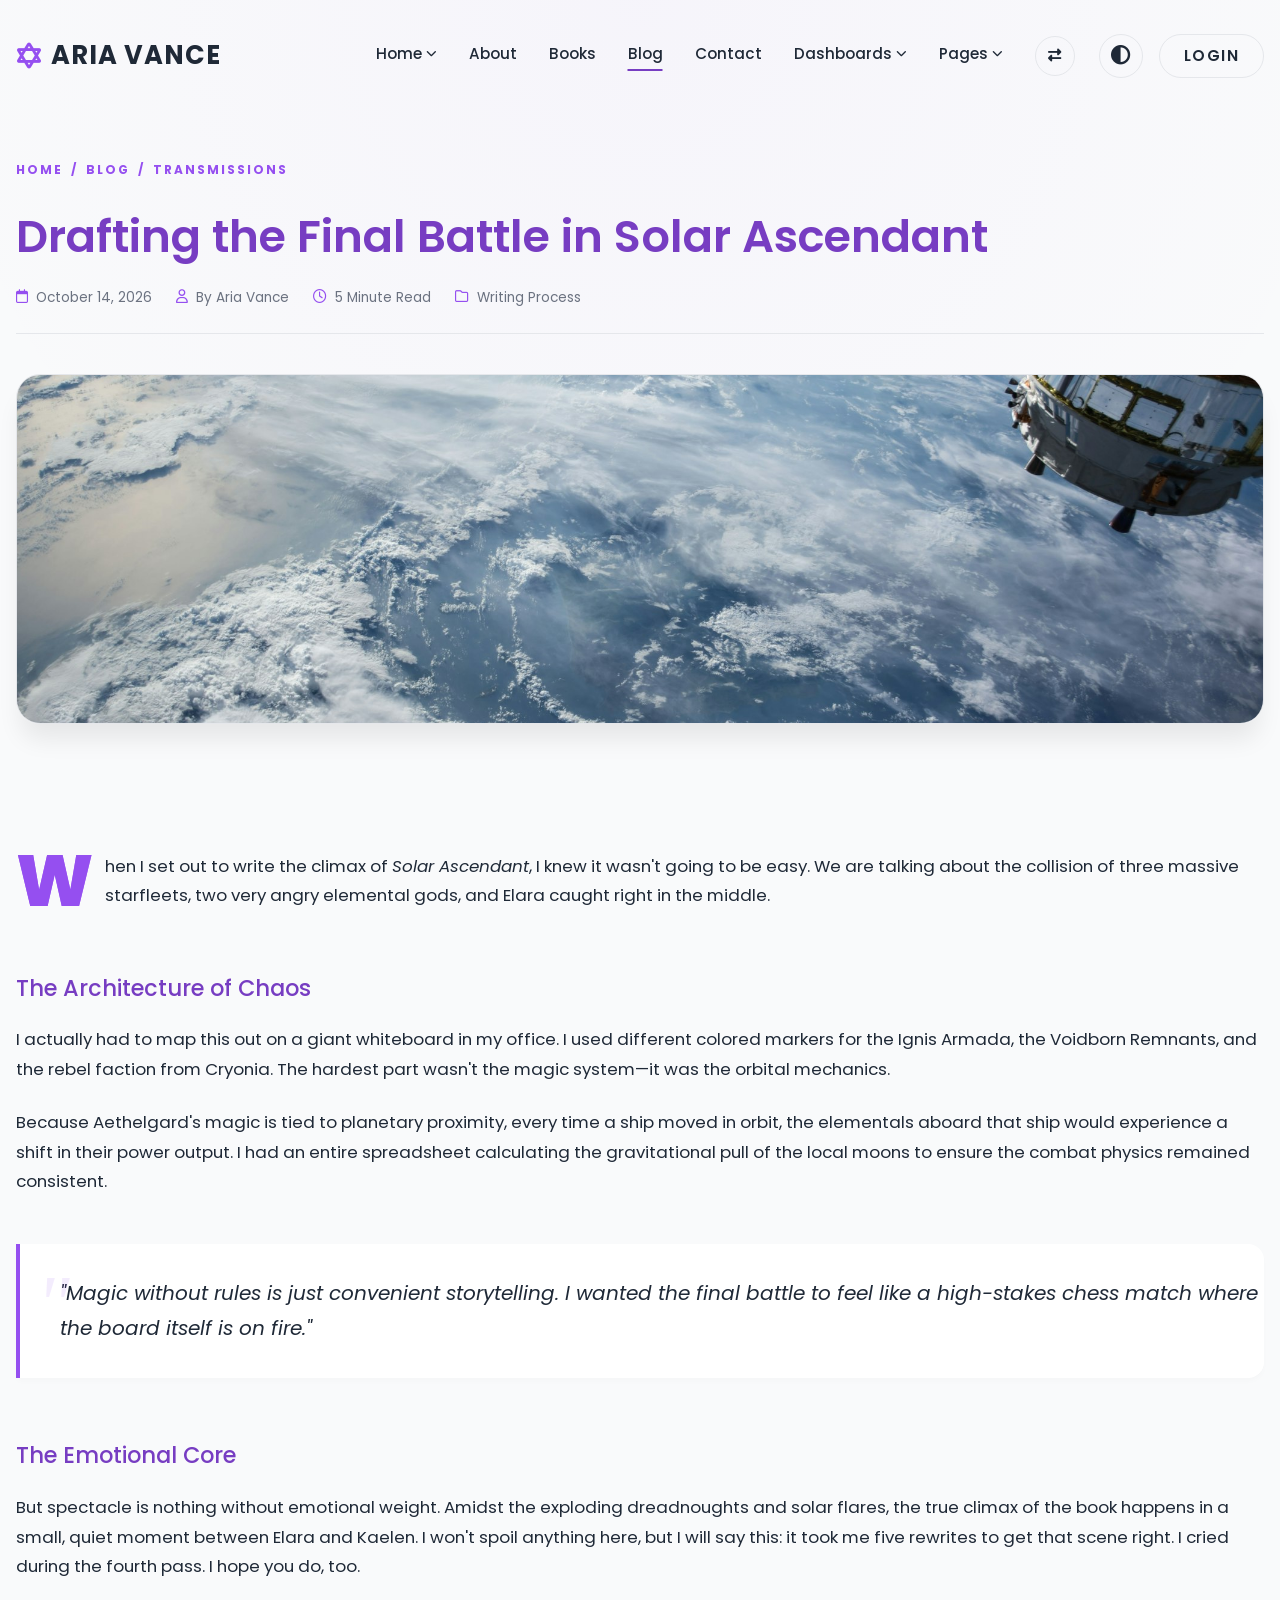
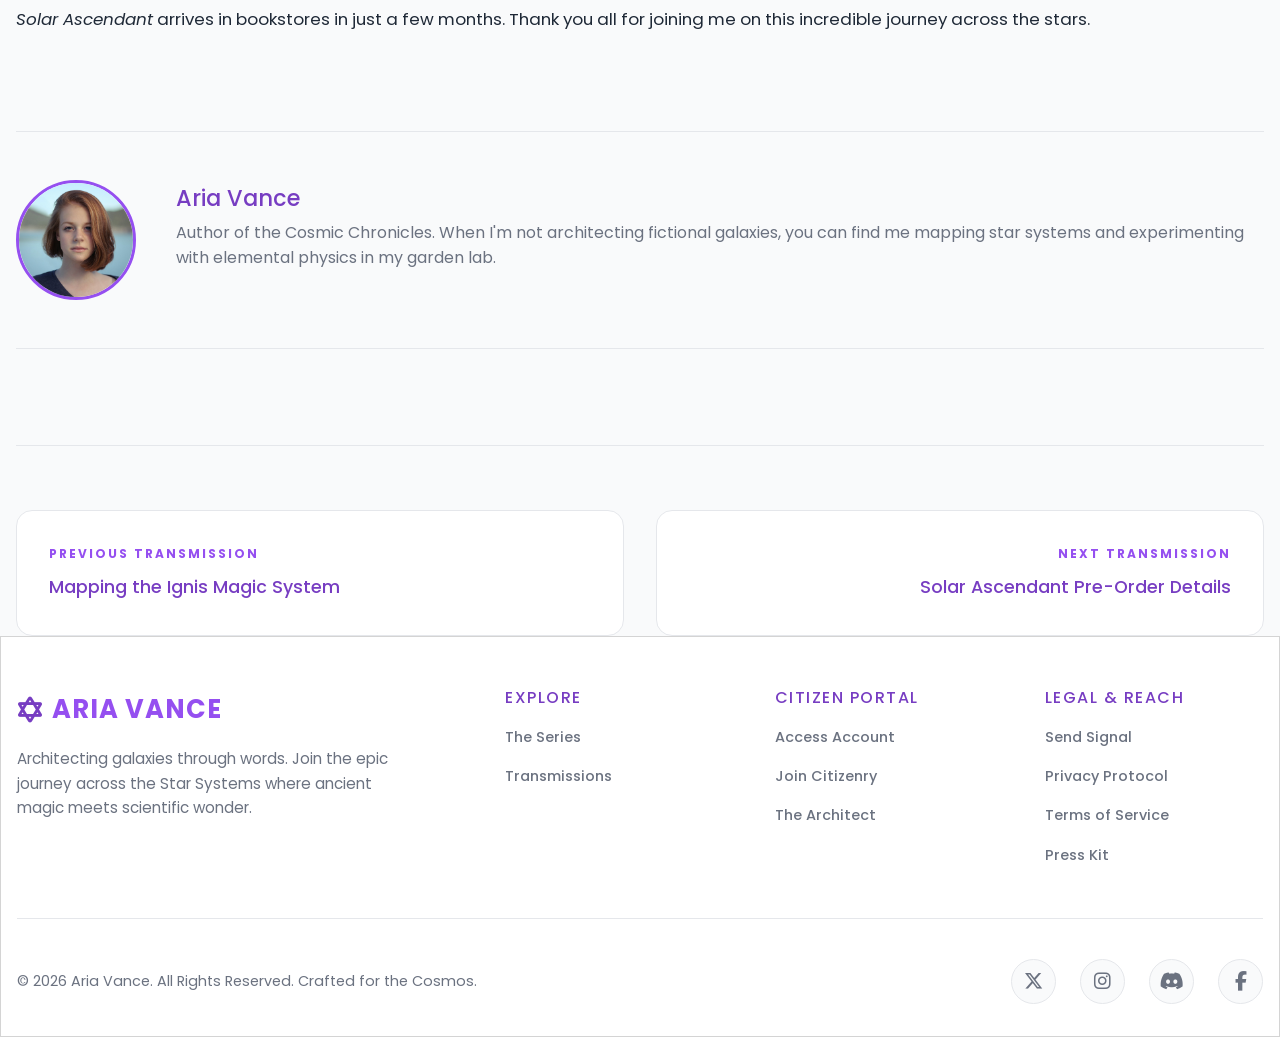
<file: pages/blog-post.html>
<!DOCTYPE html>
<html dir="ltr" lang="en" data-theme="light">
<head>
    <meta charset="UTF-8">
    <meta name="viewport" content="width=device-width, initial-scale=1.0">
    <title>Drafting the Final Battle | The Galactic Dispatch | Aria Vance</title>

  <meta name="keywords" content="Aria Vance, Science Fiction Author, Fantasy Author, Cosmic Chronicles, The Stellar Void, Books, Sci-Fi Novels">
  <meta name="author" content="Aria Vance">
  <meta property="og:title" content="Drafting the Final Battle | The Galactic Dispatch | Aria Vance">
  <meta property="og:description" content="Official website of Aria Vance, author of The Cosmic Chronicles. Explore books, the universe, and join the Vault.">
  <meta property="og:type" content="website">
  <meta property="og:url" content="https://ariavance.com">
  <meta property="og:image" content="../assets/images/content/unsplash-14.jpg">
  <meta name="twitter:card" content="summary_large_image">
  <meta name="twitter:title" content="Drafting the Final Battle | The Galactic Dispatch | Aria Vance">
  <meta name="twitter:description" content="Official website of Aria Vance, author of The Cosmic Chronicles. Explore books, the universe, and join the Vault.">
  <meta name="twitter:image" content="../assets/images/content/unsplash-14.jpg">
  <link rel="canonical" href="https://ariavance.com">
    <link rel="icon" type="image/png" href="../assets/images/favicon.png">
    
    <!-- CSS Dependencies -->
    <link rel="stylesheet" href="../assets/css/style.css">
    <link rel="stylesheet" href="../assets/css/blog-post.css">
    <link rel="stylesheet" href="https://cdnjs.cloudflare.com/ajax/libs/font-awesome/6.5.1/css/all.min.css">
    <link href="https://unpkg.com/aos@2.3.1/dist/aos.css" rel="stylesheet">
  <!-- RTL Support Settings -->
  <link rel="stylesheet" href="../assets/css/rtl.css">
</head>
<body>

    <!-- Reading Progress Bar -->
    <div class="reading-progress-container">
        <div class="reading-progress-bar" id="progressBar"></div>
    </div>

    <header class="site-header">
        <div class="container navbar">
            <a href="index.html" class="brand-logo">
                <i class="fa-solid fa-star-of-david text-accent"></i> ARIA VANCE
            </a>

            <button class="mobile-toggle" aria-label="Toggle Menu"><i class="fa-solid fa-bars"></i></button>

            <nav class="nav-menu">
                <!-- Home Dropdown -->
                <div class="nav-item-dropdown">
                    <a class="nav-link dropdown-toggle">Home <i class="fa-solid fa-chevron-down"
                            style="font-size: 0.7em;"></i></a>
                    <div class="dropdown-menu">
                        <a href="index.html" class="dropdown-item">Home 1 (Default)</a>
                        <a href="index-2.html" class="dropdown-item">Home 2 (Split)</a>
                    </div>
                </div>
                <a href="about.html" class="nav-link">About</a>
                <a href="books.html" class="nav-link">Books</a>
                <a href="blog.html" class="nav-link active">Blog</a>
                <a href="contact.html" class="nav-link">Contact</a>

                <!-- Dashboards Dropdown -->
                <div class="nav-item-dropdown">
                    <a class="nav-link dropdown-toggle">Dashboards <i class="fa-solid fa-chevron-down"
                            style="font-size: 0.7em;"></i></a>
                    <div class="dropdown-menu">
                        <a href="dashboard.html" class="dropdown-item">User Dashboard</a>
                        <a href="admin-dashboard.html" class="dropdown-item">Admin Dashboard</a>
                    </div>
                </div>

                
        <!-- Pages Dropdown -->
        <div class="nav-item-dropdown">
          <a class="nav-link dropdown-toggle">Pages <i class="fa-solid fa-chevron-down" style="font-size: 0.7em;"></i></a>
          <div class="dropdown-menu">
            <a href="404.html" class="dropdown-item">404 Error</a>
            <a href="coming-soon.html" class="dropdown-item">Coming Soon</a>
          </div>
        </div>
        <div class="nav-actions">
                    <button class="dir-toggle" aria-label="Toggle RTL/LTR"
            style="border-color: var(--color-border); color: var(--color-text); margin-right: 0.5rem; background: transparent; border-radius: 50%; width: 40px; height: 40px; border: 1px solid var(--color-border); display: inline-flex; justify-content: center; align-items: center; cursor: pointer; transition: all 0.3s ease;"><i
              class="fa-solid fa-right-left"></i></button>
          <button class="theme-toggle" aria-label="Toggle Dark Mode"
                        style="border-color: var(--color-border); color: var(--color-text);"><i
                            class="fa-solid fa-circle-half-stroke"></i></button>
                    <a href="login.html" class="btn btn-outline" style="padding: 0.5rem 1.5rem;">Login</a>
                </div>
            </nav>
        </div>
    </header>

    <main>
        <!-- Post Hero -->
        <section class="post-hero">
            <div class="container">
                <nav class="post-breadcrumbs" data-aos="fade-down">
                    <a href="index.html">Home</a>
                    <span>/</span>
                    <a href="blog.html">Blog</a>
                    <span>/</span>
                    <span>Transmissions</span>
                </nav>

                <h1 class="post-title" data-aos="fade-up">Drafting the Final Battle in Solar Ascendant</h1>
                
                <div class="post-meta-strip" data-aos="fade-up" data-aos-delay="100">
                    <div class="post-meta-item">
                        <i class="fa-regular fa-calendar"></i>
                        <span>October 14, 2026</span>
                    </div>
                    <div class="post-meta-item">
                        <i class="fa-regular fa-user"></i>
                        <span>By Aria Vance</span>
                    </div>
                    <div class="post-meta-item">
                        <i class="fa-regular fa-clock"></i>
                        <span>5 Minute Read</span>
                    </div>
                    <div class="post-meta-item">
                        <i class="fa-regular fa-folder"></i>
                        <span>Writing Process</span>
                    </div>
                </div>

                <div class="post-cover" data-aos="zoom-out">
                    <img src="../assets/images/content/unsplash-5.jpg" alt="The Final Battle Scene">
                </div>
            </div>
        </section>

        <!-- Post Content -->
        <section class="post-content-area">
            <div class="container" style="position: relative;">
                
                <div class="post-body">
                    <p class="drop-cap" data-aos="fade-up">When I set out to write the climax of <em>Solar Ascendant</em>, I knew it wasn't going to be easy. We are talking about the collision of three massive starfleets, two very angry elemental gods, and Elara caught right in the middle.</p>
                    
                    <h3 data-aos="fade-up">The Architecture of Chaos</h3>
                    <p data-aos="fade-up">I actually had to map this out on a giant whiteboard in my office. I used different colored markers for the Ignis Armada, the Voidborn Remnants, and the rebel faction from Cryonia. The hardest part wasn't the magic system—it was the orbital mechanics.</p>
                    
                    <p data-aos="fade-up">Because Aethelgard's magic is tied to planetary proximity, every time a ship moved in orbit, the elementals aboard that ship would experience a shift in their power output. I had an entire spreadsheet calculating the gravitational pull of the local moons to ensure the combat physics remained consistent.</p>

                    <blockquote data-aos="fade-up">
                        "Magic without rules is just convenient storytelling. I wanted the final battle to feel like a high-stakes chess match where the board itself is on fire."
                    </blockquote>

                    <h3 data-aos="fade-up">The Emotional Core</h3>
                    <p data-aos="fade-up">But spectacle is nothing without emotional weight. Amidst the exploding dreadnoughts and solar flares, the true climax of the book happens in a small, quiet moment between Elara and Kaelen. I won't spoil anything here, but I will say this: it took me five rewrites to get that scene right. I cried during the fourth pass. I hope you do, too.</p>

                    <p data-aos="fade-up"><em>Solar Ascendant</em> arrives in bookstores in just a few months. Thank you all for joining me on this incredible journey across the stars.</p>

                    <!-- Author Box -->
                    <div class="author-box" data-aos="fade-up">
                        <div class="author-avatar">
                            <img src="../assets/images/content/unsplash-6.jpg" alt="Aria Vance">
                        </div>
                        <div class="author-info">
                            <h4>Aria Vance</h4>
                            <p>Author of the Cosmic Chronicles. When I'm not architecting fictional galaxies, you can find me mapping star systems and experimenting with elemental physics in my garden lab.</p>
                        </div>
                    </div>

                    <!-- Post Navigation -->
                    <div class="post-navigation">
                        <a href="#" class="nav-card" data-aos="fade-right">
                            <span class="nav-label">Previous Transmission</span>
                            <span class="nav-title">Mapping the Ignis Magic System</span>
                        </a>
                        <a href="#" class="nav-card" style="text-align: right;" data-aos="fade-left">
                            <span class="nav-label">Next Transmission</span>
                            <span class="nav-title">Solar Ascendant Pre-Order Details</span>
                        </a>
                    </div>
                </div>
            </div>
        </section>
    </main>

    <footer class="site-footer">
        <div class="container">
            <div class="footer-grid">
                <div class="footer-brand" data-aos="fade-up">
                    <a href="index.html" class="brand-logo">
                        <i class="fa-solid fa-star-of-david text-accent"></i> ARIA VANCE
                    </a>
                    <p>Architecting galaxies through words. Join the epic journey across the Star Systems where ancient magic meets scientific wonder.</p>
                </div>
                <div class="footer-column" data-aos="fade-up" data-aos-delay="100">
                    <h4>Explore</h4>
                    <ul class="footer-links">
                        <li><a href="books.html">The Series</a></li>
                        <li><a href="blog.html">Transmissions</a></li>
                    </ul>
                </div>
                <div class="footer-column" data-aos="fade-up" data-aos-delay="200">
                    <h4>Citizen Portal</h4>
                    <ul class="footer-links">
                        <li><a href="login.html">Access Account</a></li>
                        <li><a href="register.html">Join Citizenry</a></li>
                        <li><a href="about.html">The Architect</a></li>
                    </ul>
                </div>
                <div class="footer-column" data-aos="fade-up" data-aos-delay="300">
                    <h4>Legal & Reach</h4>
                    <ul class="footer-links">
                        <li><a href="contact.html">Send Signal</a></li>
                        <li><a href="#">Privacy Protocol</a></li>
                        <li><a href="#">Terms of Service</a></li>
                        <li><a href="#">Press Kit</a></li>
                    </ul>
                </div>
            </div>
            <div class="footer-bottom">
                <p class="text-muted">&copy; 2026 Aria Vance. All Rights Reserved. Crafted for the Cosmos.</p>
                <div class="footer-socials">
                    <a href="#" class="social-link" aria-label="Twitter"><i class="fa-brands fa-x-twitter"></i></a>
                    <a href="#" class="social-link" aria-label="Instagram"><i class="fa-brands fa-instagram"></i></a>
                    <a href="#" class="social-link" aria-label="Discord"><i class="fa-brands fa-discord"></i></a>
                    <a href="#" class="social-link" aria-label="Facebook"><i class="fa-brands fa-facebook-f"></i></a>
                </div>
            </div>
        </div>
    </footer>

    <!-- Scripts -->
    <script src="https://unpkg.com/aos@2.3.1/dist/aos.js"></script>
    <script src="../assets/js/blog-post.js"></script>
  <!-- RTL Support Script -->
  <script src="../assets/js/rtl-ltr.js"></script>
</body>
</html>
</file>
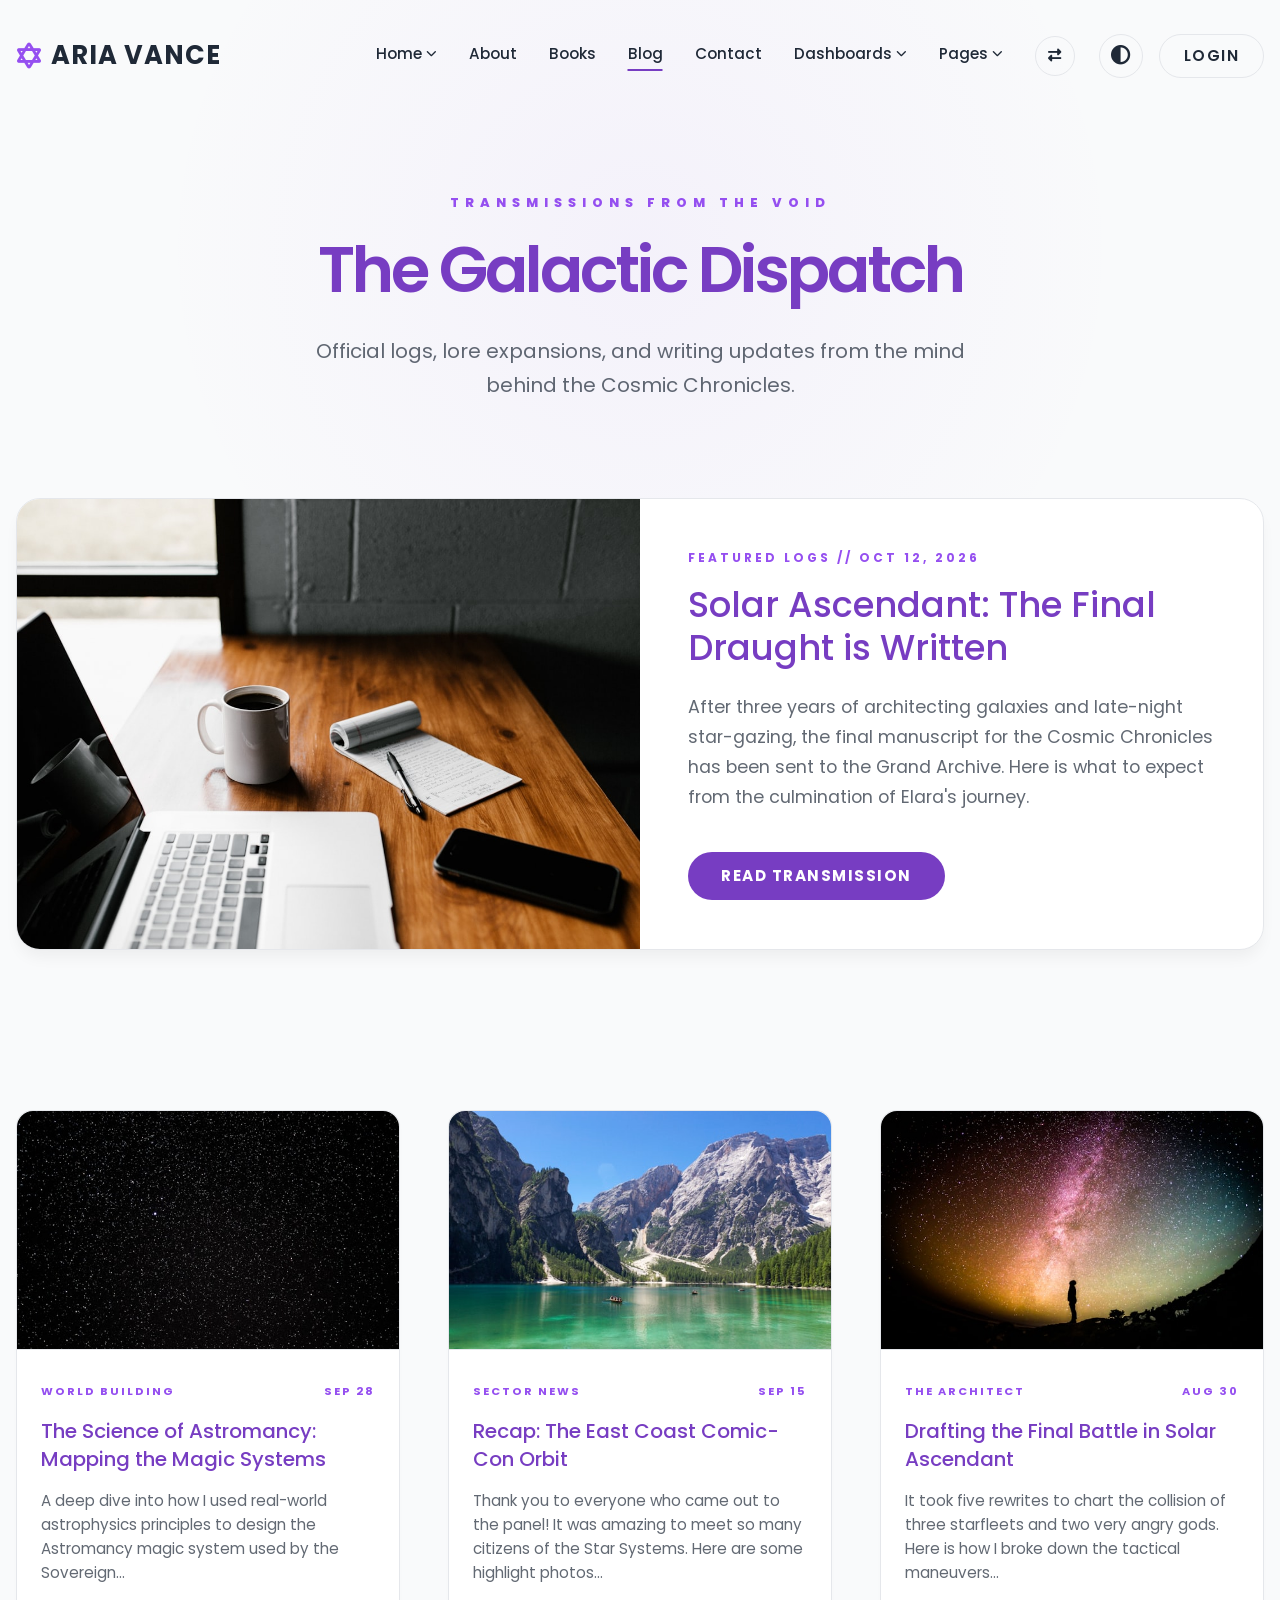
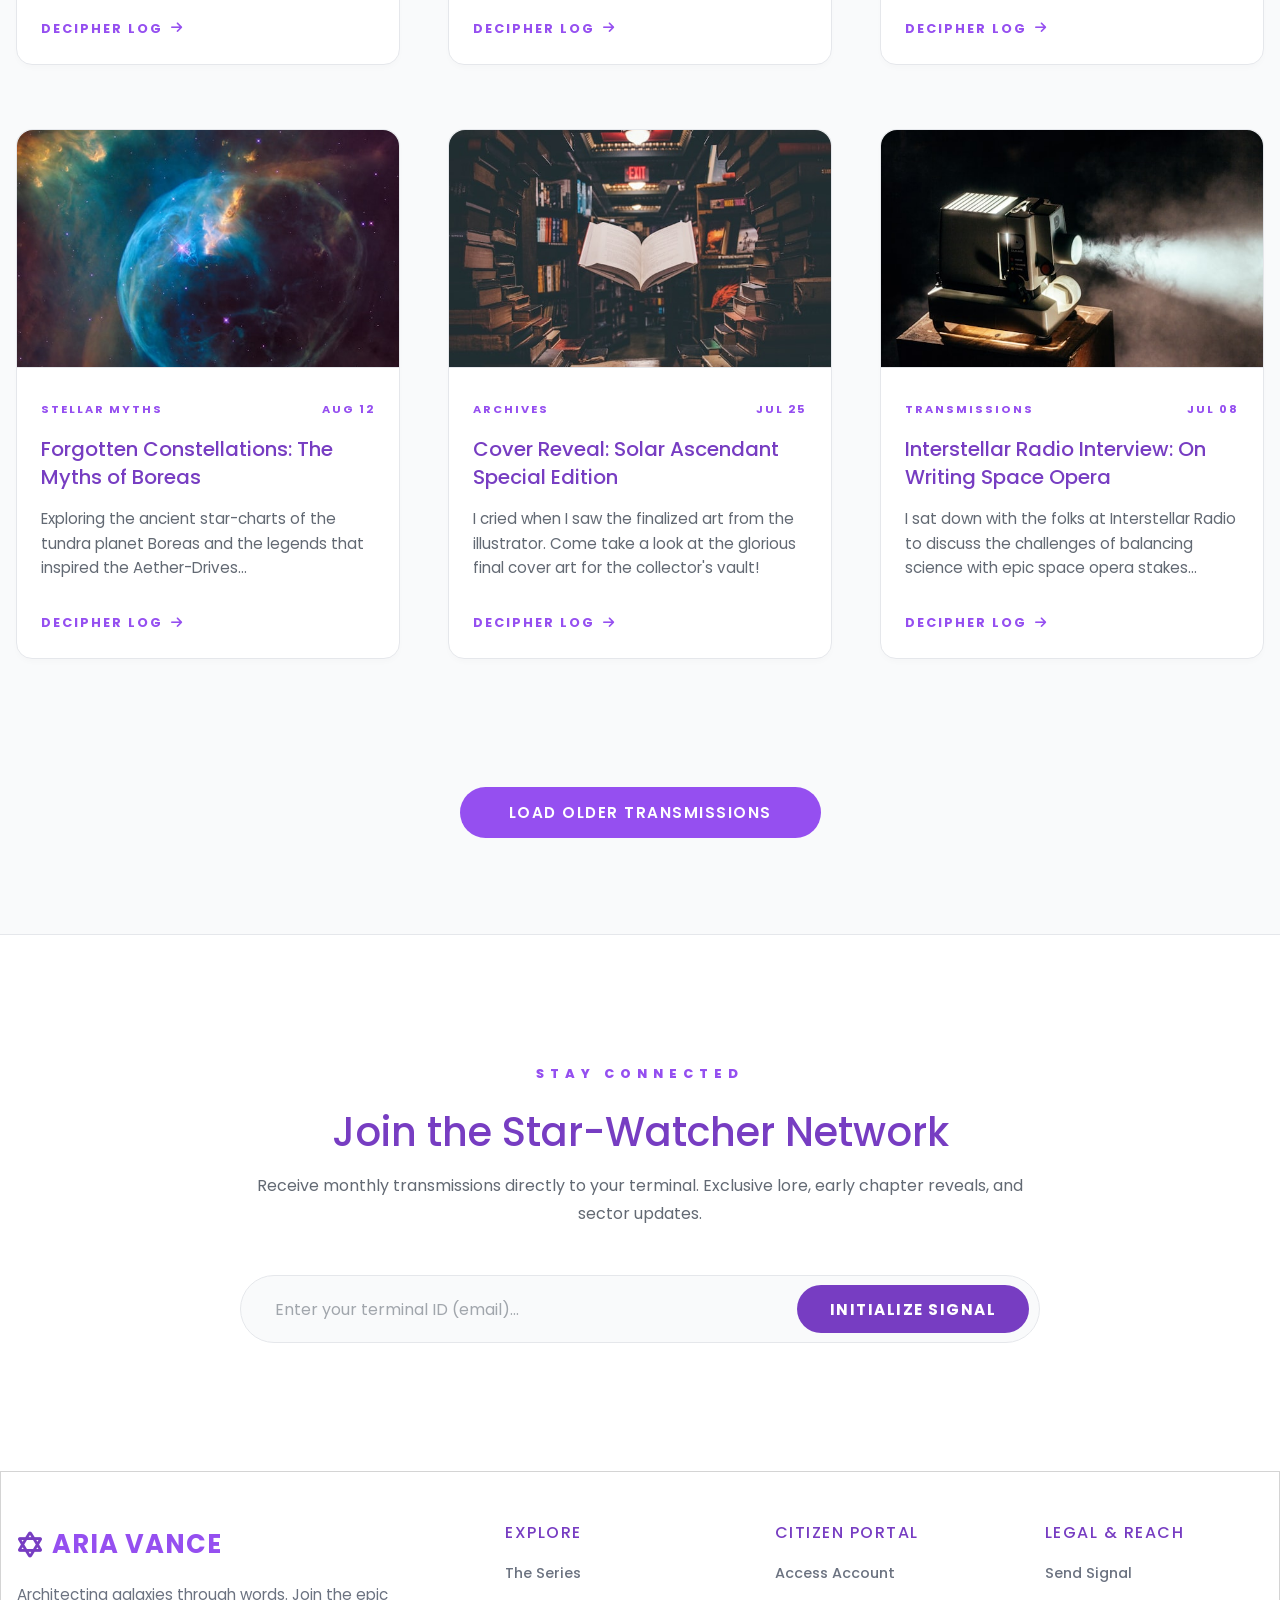
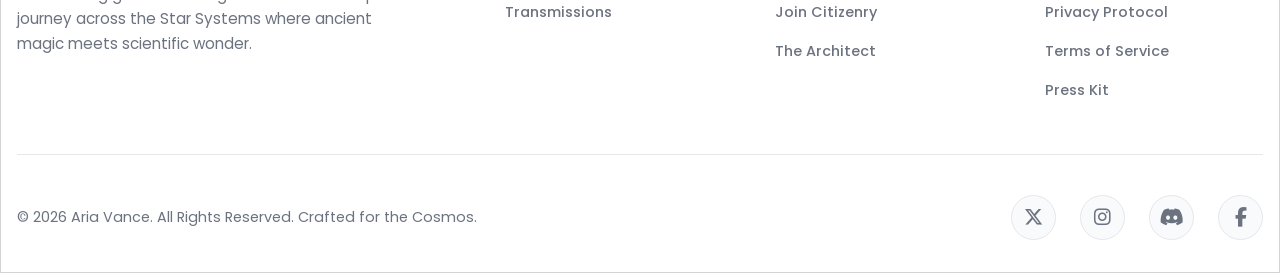
<file: pages/blog.html>
<!DOCTYPE html>
<html lang="en" dir="ltr" data-theme="light">

<head>
  <meta charset="UTF-8">
  <meta name="viewport" content="width=device-width, initial-scale=1.0">
  <title>The Galactic Dispatch | Aria Vance</title>

  <meta name="keywords" content="Aria Vance, Science Fiction Author, Fantasy Author, Cosmic Chronicles, The Stellar Void, Books, Sci-Fi Novels">
  <meta name="author" content="Aria Vance">
  <meta property="og:title" content="The Galactic Dispatch | Aria Vance">
  <meta property="og:description" content="Official website of Aria Vance, author of The Cosmic Chronicles. Explore books, the universe, and join the Vault.">
  <meta property="og:type" content="website">
  <meta property="og:url" content="https://ariavance.com">
  <meta property="og:image" content="../assets/images/content/unsplash-14.jpg">
  <meta name="twitter:card" content="summary_large_image">
  <meta name="twitter:title" content="The Galactic Dispatch | Aria Vance">
  <meta name="twitter:description" content="Official website of Aria Vance, author of The Cosmic Chronicles. Explore books, the universe, and join the Vault.">
  <meta name="twitter:image" content="../assets/images/content/unsplash-14.jpg">
  <link rel="canonical" href="https://ariavance.com">
  <link rel="icon" type="image/png" href="../assets/images/favicon.png">

  <!-- Google Fonts -->
  <link
    href="https://fonts.googleapis.com/css2?family=Outfit:wght@300;400;500;600;700;800&family=Inter:wght@300;400;500;600;700&display=swap"
    rel="stylesheet">

  <!-- AOS Animation CSS -->
  <link href="https://unpkg.com/aos@2.3.1/dist/aos.css" rel="stylesheet">

  <link rel="stylesheet" href="../assets/css/style.css">
  <link rel="stylesheet" href="../assets/css/dark-mode.css">
  <link rel="stylesheet" href="../assets/css/blog.css">
  <link rel="stylesheet" href="https://cdnjs.cloudflare.com/ajax/libs/font-awesome/6.5.1/css/all.min.css">
  <!-- RTL Support Settings -->
  <link rel="stylesheet" href="../assets/css/rtl.css">
</head>

<body id="blog-page">

  <!-- Site Header -->
  <header class="site-header">
    <div class="container navbar">
      <a href="index.html" class="brand-logo">
        <i class="fa-solid fa-star-of-david text-accent"></i> ARIA VANCE
      </a>

      <button class="mobile-toggle" aria-label="Toggle Menu"><i class="fa-solid fa-bars"></i></button>

      <nav class="nav-menu">
        <!-- Home Dropdown -->
        <div class="nav-item-dropdown">
          <a class="nav-link dropdown-toggle">Home <i class="fa-solid fa-chevron-down"
              style="font-size: 0.7em;"></i></a>
          <div class="dropdown-menu">
            <a href="index.html" class="dropdown-item">Home 1 (Default)</a>
            <a href="index-2.html" class="dropdown-item">Home 2 (Split)</a>
          </div>
        </div>
        <a href="about.html" class="nav-link">About</a>
        <a href="books.html" class="nav-link">Books</a>
        <a href="blog.html" class="nav-link active">Blog</a>
        <a href="contact.html" class="nav-link">Contact</a>

        <!-- Dashboards Dropdown -->
        <div class="nav-item-dropdown">
          <a class="nav-link dropdown-toggle">Dashboards <i class="fa-solid fa-chevron-down"
              style="font-size: 0.7em;"></i></a>
          <div class="dropdown-menu">
            <a href="dashboard.html" class="dropdown-item">User Dashboard</a>
            <a href="admin-dashboard.html" class="dropdown-item">Admin Dashboard</a>
          </div>
        </div>

        
        <!-- Pages Dropdown -->
        <div class="nav-item-dropdown">
          <a class="nav-link dropdown-toggle">Pages <i class="fa-solid fa-chevron-down" style="font-size: 0.7em;"></i></a>
          <div class="dropdown-menu">
            <a href="404.html" class="dropdown-item">404 Error</a>
            <a href="coming-soon.html" class="dropdown-item">Coming Soon</a>
          </div>
        </div>
        <div class="nav-actions">
          <button class="dir-toggle" aria-label="Toggle RTL/LTR"
            style="border-color: var(--color-border); color: var(--color-text); margin-right: 0.5rem; background: transparent; border-radius: 50%; width: 40px; height: 40px; border: 1px solid var(--color-border); display: inline-flex; justify-content: center; align-items: center; cursor: pointer; transition: all 0.3s ease;"><i
              class="fa-solid fa-right-left"></i></button>
          <button class="theme-toggle" aria-label="Toggle Dark Mode"
            style="border-color: var(--color-border); color: var(--color-text);"><i
              class="fa-solid fa-circle-half-stroke"></i></button>
          <a href="login.html" class="btn btn-outline" style="padding: 0.5rem 1.5rem;">Login</a>
        </div>
      </nav>
    </div>
  </header>

  <main>
    <!-- Blog Hero -->
    <section class="blog-hero">
      <div class="container">
        <span class="blog-hero-label" data-aos="fade-up">Transmissions from the Void</span>
        <h1 class="blog-hero-title" data-aos="fade-up" data-aos-delay="100">The Galactic Dispatch</h1>
        <p class="blog-hero-subtitle" data-aos="fade-up" data-aos-delay="200">Official logs, lore expansions, and writing updates from the mind behind the Cosmic Chronicles.</p>
      </div>
    </section>

    <!-- Featured Post -->
    <section class="featured-dispatch">
      <div class="container">
        <div class="featured-card" data-aos="fade-up">
          <div class="featured-image">
            <img src="../assets/images/content/unsplash-7.jpg" alt="Writing Updates">
          </div>
          <div class="featured-content">
            <span class="featured-meta">Featured Logs // Oct 12, 2026</span>
            <h2 class="featured-title">Solar Ascendant: The Final Draught is Written</h2>
            <p class="featured-excerpt">After three years of architecting galaxies and late-night star-gazing, the final manuscript for the Cosmic Chronicles has been sent to the Grand Archive. Here is what to expect from the culmination of Elara's journey.</p>
            <a href="blog-post.html" class="btn btn-accent" style="align-self: flex-start; padding: 0.6rem 2rem;">Read Transmission</a>
          </div>
        </div>
      </div>
    </section>

    <!-- Dispatch Grid -->
    <section class="dispatch-section">
      <div class="container">
        <div class="dispatch-grid">
          <!-- Post 1: Lore -->
          <article class="dispatch-card" data-aos="fade-up" data-aos-delay="0">
            <div class="dispatch-thumb">
              <img src="../assets/images/content/unsplash-8.jpg" alt="World Building">
            </div>
            <div class="dispatch-meta">
              <span>World Building</span>
              <span>Sep 28</span>
            </div>
            <h3 class="dispatch-title">The Science of Astromancy: Mapping the Magic Systems</h3>
            <p class="dispatch-excerpt">A deep dive into how I used real-world astrophysics principles to design the Astromancy magic system used by the Sovereign...</p>
            <a href="blog-post.html" class="dispatch-link">Decipher Log <i class="fa-solid fa-arrow-right"></i></a>
          </article>

          <!-- Post 2: Events -->
          <article class="dispatch-card" data-aos="fade-up" data-aos-delay="100">
            <div class="dispatch-thumb">
              <img src="../assets/images/content/unsplash-9.jpg" alt="Events">
            </div>
            <div class="dispatch-meta">
              <span>Sector News</span>
              <span>Sep 15</span>
            </div>
            <h3 class="dispatch-title">Recap: The East Coast Comic-Con Orbit</h3>
            <p class="dispatch-excerpt">Thank you to everyone who came out to the panel! It was amazing to meet so many citizens of the Star Systems. Here are some highlight photos...</p>
            <a href="blog-post.html" class="dispatch-link">Decipher Log <i class="fa-solid fa-arrow-right"></i></a>
          </article>

          <!-- Post 3: Writing -->
          <article class="dispatch-card" data-aos="fade-up" data-aos-delay="200">
            <div class="dispatch-thumb">
              <img src="../assets/images/content/unsplash-10.jpg" alt="Writing Process">
            </div>
            <div class="dispatch-meta">
              <span>The Architect</span>
              <span>Aug 30</span>
            </div>
            <h3 class="dispatch-title">Drafting the Final Battle in Solar Ascendant</h3>
            <p class="dispatch-excerpt">It took five rewrites to chart the collision of three starfleets and two very angry gods. Here is how I broke down the tactical maneuvers...</p>
            <a href="blog-post.html" class="dispatch-link">Decipher Log <i class="fa-solid fa-arrow-right"></i></a>
          </article>

          <!-- Post 4: Lore -->
          <article class="dispatch-card" data-aos="fade-up" data-aos-delay="0">
            <div class="dispatch-thumb">
              <img src="../assets/images/content/unsplash-11.jpg" alt="Lore">
            </div>
            <div class="dispatch-meta">
              <span>Stellar Myths</span>
              <span>Aug 12</span>
            </div>
            <h3 class="dispatch-title">Forgotten Constellations: The Myths of Boreas</h3>
            <p class="dispatch-excerpt">Exploring the ancient star-charts of the tundra planet Boreas and the legends that inspired the Aether-Drives...</p>
            <a href="blog-post.html" class="dispatch-link">Decipher Log <i class="fa-solid fa-arrow-right"></i></a>
          </article>

          <!-- Post 5: Book Reveal -->
          <article class="dispatch-card" data-aos="fade-up" data-aos-delay="100">
            <div class="dispatch-thumb">
              <img src="../assets/images/content/unsplash-12.jpg" alt="Cover Reveal">
            </div>
            <div class="dispatch-meta">
              <span>Archives</span>
              <span>Jul 25</span>
            </div>
            <h3 class="dispatch-title">Cover Reveal: Solar Ascendant Special Edition</h3>
            <p class="dispatch-excerpt">I cried when I saw the finalized art from the illustrator. Come take a look at the glorious final cover art for the collector's vault!</p>
            <a href="blog-post.html" class="dispatch-link">Decipher Log <i class="fa-solid fa-arrow-right"></i></a>
          </article>

          <!-- Post 6: Media -->
          <article class="dispatch-card" data-aos="fade-up" data-aos-delay="200">
            <div class="dispatch-thumb">
              <img src="../assets/images/content/unsplash-13.jpg" alt="Interviews">
            </div>
            <div class="dispatch-meta">
              <span>Transmissions</span>
              <span>Jul 08</span>
            </div>
            <h3 class="dispatch-title">Interstellar Radio Interview: On Writing Space Opera</h3>
            <p class="dispatch-excerpt">I sat down with the folks at Interstellar Radio to discuss the challenges of balancing science with epic space opera stakes...</p>
            <a href="blog-post.html" class="dispatch-link">Decipher Log <i class="fa-solid fa-arrow-right"></i></a>
          </article>
        </div>

        <!-- Load More -->
        <div class="text-center load-more-container" data-aos="fade-up">
            <button class="btn btn-primary" style="padding: 0.8rem 3rem;">Load Older Transmissions</button>
        </div>
      </div>
    </section>

    <!-- Newsletter Section -->
    <section class="newsletter-section">
        <div class="container">
            <div class="newsletter-box" data-aos="fade-up">
                <span class="blog-hero-label" data-aos="fade-up">Stay Connected</span>
                <h2 style="font-size: 2.5rem; margin-bottom: 1rem; color: var(--color-primary-dark);" data-aos="fade-up" data-aos-delay="100">Join the Star-Watcher Network</h2>
                <p style="color: var(--blog-text-dim);" data-aos="fade-up" data-aos-delay="200">Receive monthly transmissions directly to your terminal. Exclusive lore, early chapter reveals, and sector updates.</p>
                <form class="newsletter-input-group" data-aos="zoom-in" data-aos-delay="300">
                    <input type="email" class="newsletter-input" placeholder="Enter your terminal ID (email)...">
                    <button type="submit" class="btn btn-accent" style="padding: 0.7rem 2rem;">Initialize Signal</button>
                </form>
            </div>
        </div>
    </section>
  </main>

  <!-- Site Footer -->
  <footer class="site-footer">
    <div class="container">
      <div class="footer-grid">
        <div class="footer-brand" data-aos="fade-up">
          <a href="index.html" class="brand-logo">
            <i class="fa-solid fa-star-of-david text-accent"></i> ARIA VANCE
          </a>
          <p>Architecting galaxies through words. Join the epic journey across the Star Systems where ancient magic meets scientific wonder.</p>
        </div>
        <div class="footer-column" data-aos="fade-up" data-aos-delay="100">
          <h4>Explore</h4>
          <ul class="footer-links">
            <li><a href="books.html">The Series</a></li>
            <li><a href="blog.html">Transmissions</a></li>
          </ul>
        </div>
        <div class="footer-column" data-aos="fade-up" data-aos-delay="200">
          <h4>Citizen Portal</h4>
          <ul class="footer-links">
            <li><a href="login.html">Access Account</a></li>
            <li><a href="register.html">Join Citizenry</a></li>
            <li><a href="about.html">The Architect</a></li>
          </ul>
        </div>
        <div class="footer-column" data-aos="fade-up" data-aos-delay="300">
          <h4>Legal & Reach</h4>
          <ul class="footer-links">
            <li><a href="contact.html">Send Signal</a></li>
            <li><a href="#">Privacy Protocol</a></li>
            <li><a href="#">Terms of Service</a></li>
            <li><a href="#">Press Kit</a></li>
          </ul>
        </div>
      </div>
      <div class="footer-bottom">
        <p class="text-muted">&copy; 2026 Aria Vance. All Rights Reserved. Crafted for the Cosmos.</p>
        <div class="footer-socials">
          <a href="#" class="social-link" aria-label="Twitter"><i class="fa-brands fa-x-twitter"></i></a>
          <a href="#" class="social-link" aria-label="Instagram"><i class="fa-brands fa-instagram"></i></a>
          <a href="#" class="social-link" aria-label="Discord"><i class="fa-brands fa-discord"></i></a>
          <a href="#" class="social-link" aria-label="Facebook"><i class="fa-brands fa-facebook-f"></i></a>
        </div>
      </div>
    </div>
  </footer>

  <script src="../assets/js/main.js"></script>
  <!-- AOS Animation Script -->
  <script src="https://unpkg.com/aos@2.3.1/dist/aos.js"></script>
  <script src="../assets/js/blog.js"></script>
  <!-- RTL Support Script -->
  <script src="../assets/js/rtl-ltr.js"></script>
</body>

</html>
</file>
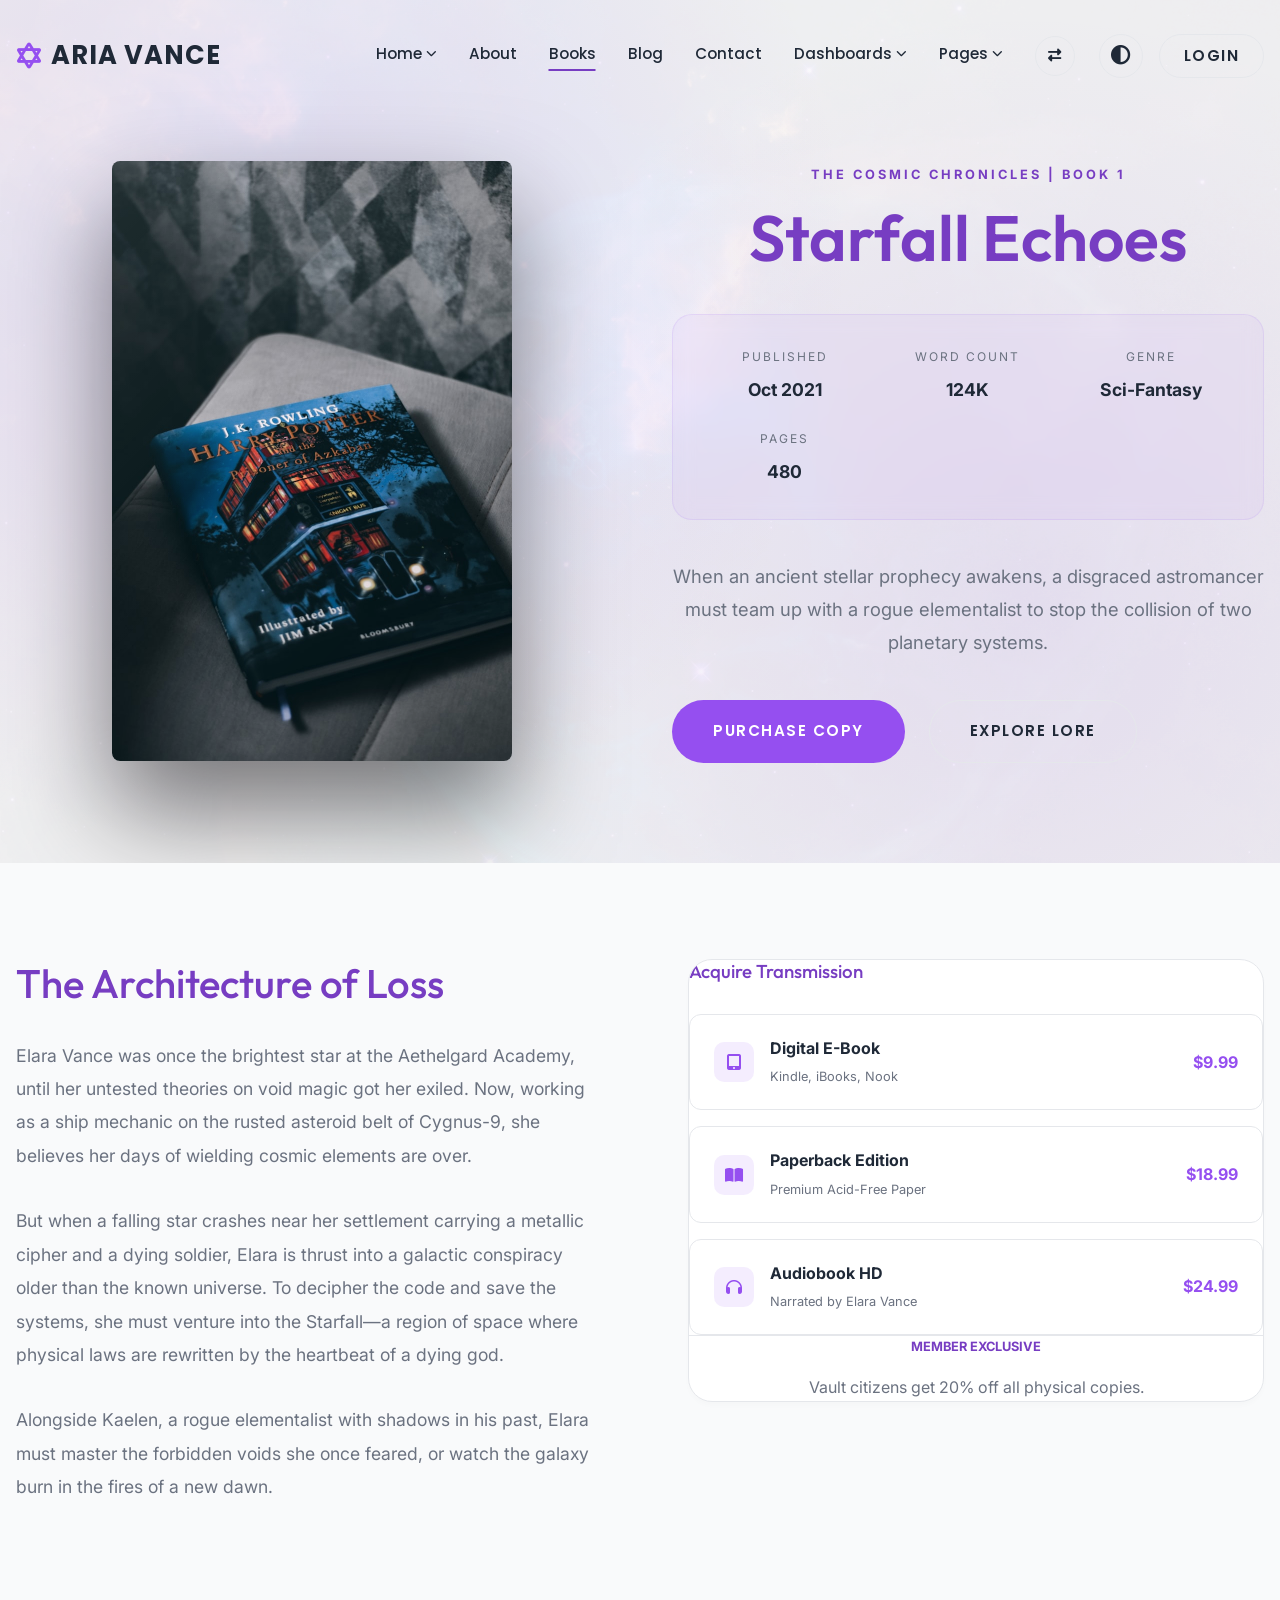
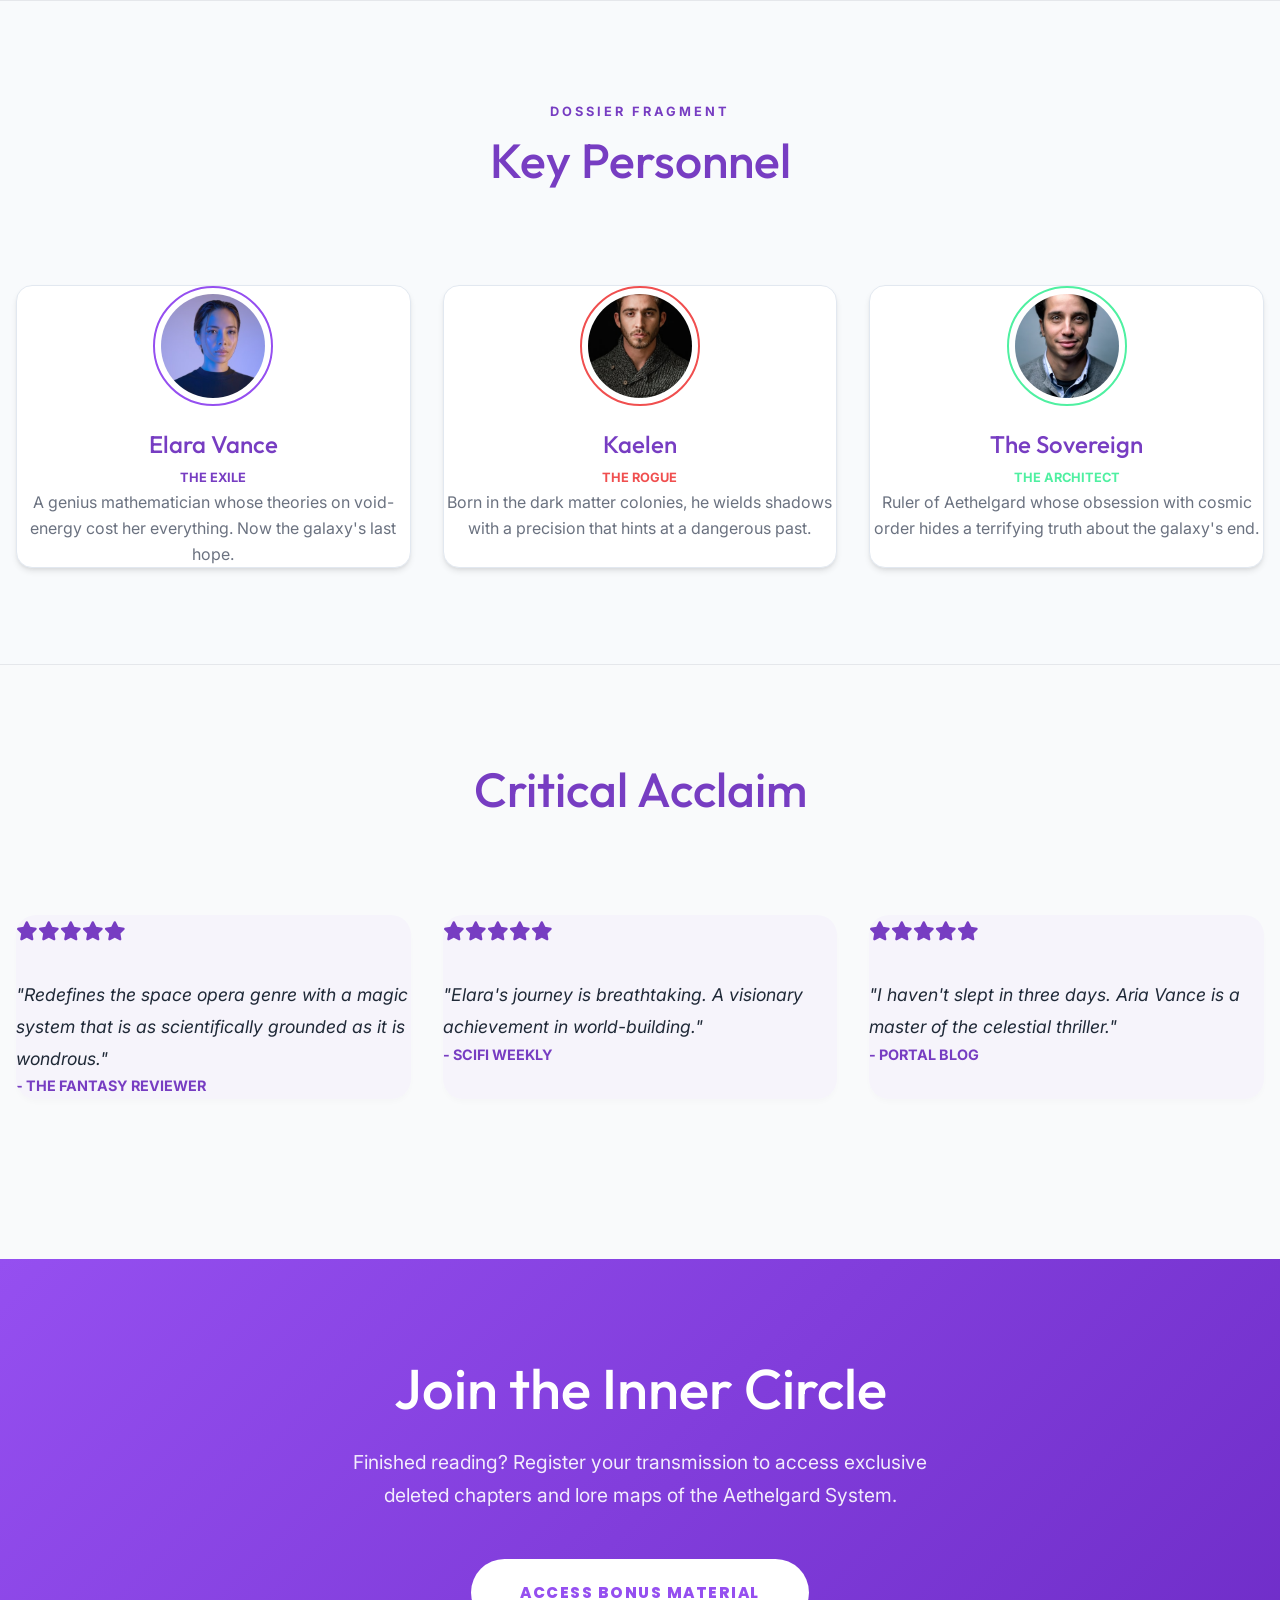
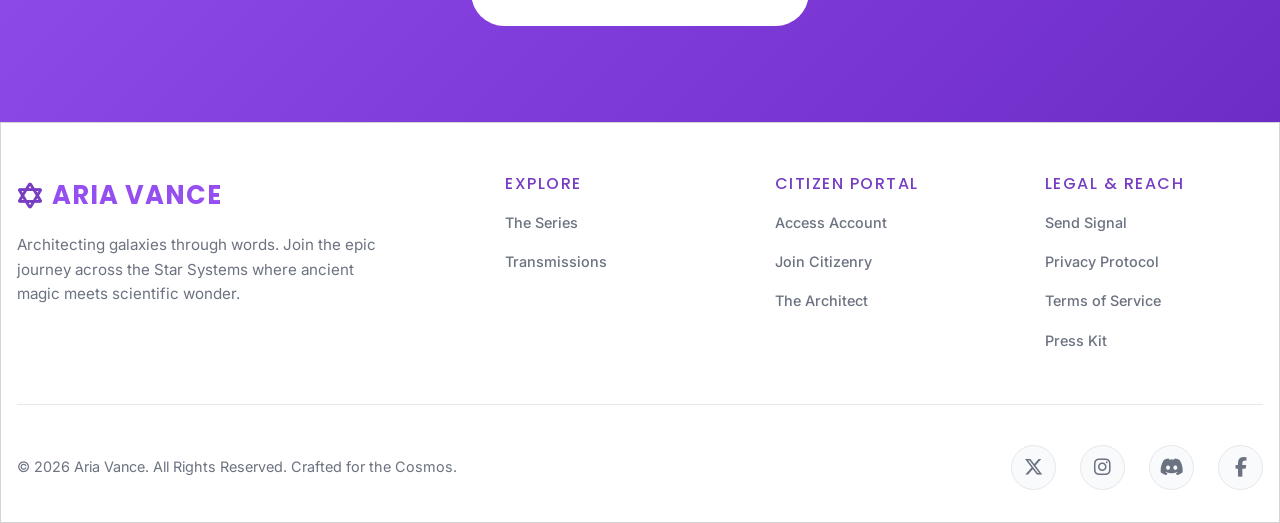
<file: pages/book-details.html>
<!DOCTYPE html>
<html dir="ltr" lang="en" data-theme="dark">
<head>
  <meta charset="UTF-8">
  <meta name="viewport" content="width=device-width, initial-scale=1.0">
  <title>Starfall Echoes | Aria Vance</title>

  <meta name="keywords" content="Aria Vance, Science Fiction Author, Fantasy Author, Cosmic Chronicles, The Stellar Void, Books, Sci-Fi Novels">
  <meta name="author" content="Aria Vance">
  <meta property="og:title" content="Starfall Echoes | Aria Vance">
  <meta property="og:description" content="Official website of Aria Vance, author of The Cosmic Chronicles. Explore books, the universe, and join the Vault.">
  <meta property="og:type" content="website">
  <meta property="og:url" content="https://ariavance.com">
  <meta property="og:image" content="../assets/images/content/unsplash-14.jpg">
  <meta name="twitter:card" content="summary_large_image">
  <meta name="twitter:title" content="Starfall Echoes | Aria Vance">
  <meta name="twitter:description" content="Official website of Aria Vance, author of The Cosmic Chronicles. Explore books, the universe, and join the Vault.">
  <meta name="twitter:image" content="../assets/images/content/unsplash-14.jpg">
  <link rel="canonical" href="https://ariavance.com">
  <link rel="icon" type="image/png" href="../assets/images/favicon.png">
  <meta name="description" content="Read Starfall Echoes, Book 1 of The Cosmic Chronicles by Aria Vance.">
  
  <!-- AOS Animation CSS -->
  <link href="https://unpkg.com/aos@2.3.1/dist/aos.css" rel="stylesheet">
  <!-- Google Fonts -->
  <link href="https://fonts.googleapis.com/css2?family=Outfit:wght@300;400;500;600;700;800&family=Inter:wght@300;400;500;600;700&display=swap" rel="stylesheet">
  
  <link rel="stylesheet" href="../assets/css/style.css">
  <link rel="stylesheet" href="../assets/css/dark-mode.css">
  <link rel="stylesheet" href="../assets/css/dashboard.css">
  <!-- Font Awesome Icons -->
  <link rel="stylesheet" href="https://cdnjs.cloudflare.com/ajax/libs/font-awesome/6.5.1/css/all.min.css">

  <style>
    :root {
      --book-accent: #954ff0;
      --book-accent-rgb: 149, 79, 240;
      --book-bg-gradient: radial-gradient(circle at 20% 30%, rgba(var(--book-accent-rgb), 0.15) 0%, transparent 50%),
                          radial-gradient(circle at 80% 70%, rgba(var(--book-accent-rgb), 0.1) 0%, transparent 50%);
    }

    body {
      font-family: 'Inter', sans-serif;
      overflow-x: hidden;
    }

    h1, h2, h3, h4 {
      font-family: 'Outfit', sans-serif;
    }

    /* Immersive Hero */
    .book-hero {
      position: relative;
      padding: 160px 0 100px;
      background: var(--color-bg);
      background-image: var(--book-bg-gradient);
      overflow: hidden;
    }

    .book-hero::before {
      content: '';
      position: absolute;
      top: 0; left: 0; width: 100%; height: 100%;
      background: url('../assets/images/content/unsplash-14.jpg') center/cover no-repeat;
      opacity: 0.05;
      pointer-events: none;
    }

    /* 3D Book Tilt */
    .book-3d-wrap {
      perspective: 1500px;
      display: flex;
      justify-content: center;
      align-items: center;
    }

    .book-3d-card {
      position: relative;
      width: 100%;
      max-width: 400px;
      aspect-ratio: 2/3;
      transition: transform 0.6s cubic-bezier(0.23, 1, 0.32, 1);
      transform-style: preserve-3d;
      box-shadow: 0 50px 100px rgba(0,0,0,0.5);
      border-radius: 8px;
    }

    .book-3d-wrap:hover .book-3d-card {
      transform: rotateY(-25deg) rotateX(10deg) scale(1.05);
    }

    .book-3d-card img {
      width: 100%;
      height: 100%;
      object-fit: cover;
      border-radius: 8px;
      display: block;
    }

    /* Glossy Overlay */
    .book-3d-card::after {
      content: '';
      position: absolute;
      inset: 0;
      background: linear-gradient(135deg, rgba(255,255,255,0.1) 0%, transparent 50%, rgba(0,0,0,0.2) 100%);
      border-radius: 8px;
      pointer-events: none;
    }

    /* Stats Grid */
    .book-stats-grid {
      display: grid;
      grid-template-columns: repeat(auto-fit, minmax(140px, 1fr));
      gap: 1.5rem;
      margin: 2.5rem 0;
      padding: 2rem;
      background: rgba(var(--book-accent-rgb), 0.05);
      border-radius: 20px;
      border: 1px solid rgba(var(--book-accent-rgb), 0.1);
      backdrop-filter: blur(10px);
    }

    .stat-item {
      text-align: center;
    }

    .stat-label {
      display: block;
      font-size: 0.75rem;
      text-transform: uppercase;
      letter-spacing: 2px;
      color: var(--color-text-muted);
      margin-bottom: 0.5rem;
    }

    .stat-value {
      display: block;
      font-size: 1.1rem;
      font-weight: 700;
      color: var(--color-text);
    }

    /* Purchase Module */
    .purchase-module {
      display: flex;
      flex-direction: column;
      gap: 1rem;
    }

    .format-btn {
      display: flex;
      align-items: center;
      justify-content: space-between;
      padding: 1.25rem 1.5rem;
      background: var(--color-surface);
      border: 1px solid var(--color-border);
      border-radius: 12px;
      text-decoration: none;
      color: var(--color-text);
      transition: all 0.3s ease;
    }

    .format-btn:hover {
      border-color: var(--book-accent);
      background: rgba(var(--book-accent-rgb), 0.05);
      transform: translateX(5px);
    }

    .format-info {
      display: flex;
      align-items: center;
      gap: 1rem;
    }

    .format-icon {
      width: 40px;
      height: 40px;
      display: flex;
      align-items: center;
      justify-content: center;
      background: rgba(var(--book-accent-rgb), 0.1);
      border-radius: 10px;
      color: var(--book-accent);
    }

    /* Character Cards */
    .character-card {
      transition: all 0.4s ease;
    }

    .character-card:hover {
      transform: translateY(-10px);
    }

    .char-img-wrap {
      width: 120px;
      height: 120px;
      margin: 0 auto 1.5rem;
      border-radius: 50%;
      padding: 6px;
      border: 2px solid var(--book-accent);
      position: relative;
    }

    .char-img-wrap img {
      width: 100%;
      height: 100%;
      object-fit: cover;
      border-radius: 50%;
    }

    /* Mobile Adjustments */
    @media (max-width: 991px) {
      .book-hero { padding-top: 120px; }
      .hero-content { text-align: center; margin-top: 3rem; }
      .book-stats-grid { grid-template-columns: repeat(2, 1fr); }
    }
  </style>
  <!-- RTL Support Settings -->
  <link rel="stylesheet" href="../assets/css/rtl.css">
</head>
<body id="book-details-page">

  <!-- Site Header (Consistent with main site) -->
  <header class="site-header">
    <div class="container navbar">
      <a href="index.html" class="brand-logo">
        <i class="fa-solid fa-star-of-david text-accent"></i> ARIA VANCE
      </a>

      <button class="mobile-toggle" aria-label="Toggle Menu"><i class="fa-solid fa-bars"></i></button>

      <nav class="nav-menu">
        <!-- Home Dropdown -->
        <div class="nav-item-dropdown">
          <a class="nav-link dropdown-toggle">Home <i class="fa-solid fa-chevron-down"
              style="font-size: 0.7em;"></i></a>
          <div class="dropdown-menu">
            <a href="index.html" class="dropdown-item">Home 1 (Default)</a>
            <a href="index-2.html" class="dropdown-item">Home 2 (Split)</a>
          </div>
        </div>
        <a href="about.html" class="nav-link">About</a>
        <a href="books.html" class="nav-link active">Books</a>
        <a href="blog.html" class="nav-link">Blog</a>
        <a href="contact.html" class="nav-link">Contact</a>

        <!-- Dashboards Dropdown -->
        <div class="nav-item-dropdown">
          <a class="nav-link dropdown-toggle">Dashboards <i class="fa-solid fa-chevron-down"
              style="font-size: 0.7em;"></i></a>
          <div class="dropdown-menu">
            <a href="dashboard.html" class="dropdown-item">User Dashboard</a>
            <a href="admin-dashboard.html" class="dropdown-item">Admin Dashboard</a>
          </div>
        </div>

        
        <!-- Pages Dropdown -->
        <div class="nav-item-dropdown">
          <a class="nav-link dropdown-toggle">Pages <i class="fa-solid fa-chevron-down" style="font-size: 0.7em;"></i></a>
          <div class="dropdown-menu">
            <a href="404.html" class="dropdown-item">404 Error</a>
            <a href="coming-soon.html" class="dropdown-item">Coming Soon</a>
          </div>
        </div>
        <div class="nav-actions">
          <button class="dir-toggle" aria-label="Toggle RTL/LTR"
            style="border-color: var(--color-border); color: var(--color-text); margin-right: 0.5rem; background: transparent; border-radius: 50%; width: 40px; height: 40px; border: 1px solid var(--color-border); display: inline-flex; justify-content: center; align-items: center; cursor: pointer; transition: all 0.3s ease;"><i
              class="fa-solid fa-right-left"></i></button>
          <button class="theme-toggle" aria-label="Toggle Dark Mode"
            style="border-color: var(--color-border); color: var(--color-text);"><i
              class="fa-solid fa-circle-half-stroke"></i></button>
          <a href="login.html" class="btn btn-outline" style="padding: 0.5rem 1.5rem;">Login</a>
        </div>
      </nav>
    </div>
  </header>

  <main>
    <!-- Immersive Book Hero -->
    <section class="book-hero">
      <div class="container">
        <div class="grid-2 align-items-center" style="gap: 4rem;">
          
          <!-- 3D Book Presentation -->
          <div class="book-3d-wrap" data-aos="zoom-out">
            <div class="book-3d-card">
              <img src="../assets/images/content/unsplash-15.jpg" alt="Starfall Echoes">
            </div>
          </div>
          
          <!-- Hero Info -->
          <div class="hero-content" data-aos="fade-left">
            <span class="text-accent" style="font-weight: 700; letter-spacing: 3px; text-transform: uppercase; font-size: 0.8rem;">The Cosmic Chronicles | Book 1</span>
            <h1 style="font-size: clamp(2.5rem, 6vw, 4rem); margin: 1rem 0; line-height: 1.1;">Starfall Echoes</h1>
            
            <div class="book-stats-grid">
              <div class="stat-item">
                <span class="stat-label">Published</span>
                <span class="stat-value">Oct 2021</span>
              </div>
              <div class="stat-item">
                <span class="stat-label">Word Count</span>
                <span class="stat-value">124K</span>
              </div>
              <div class="stat-item">
                <span class="stat-label">Genre</span>
                <span class="stat-value">Sci-Fantasy</span>
              </div>
              <div class="stat-item">
                <span class="stat-label">Pages</span>
                <span class="stat-value">480</span>
              </div>
            </div>

            <p class="text-muted" style="font-size: 1.15rem; line-height: 1.8; margin-bottom: 2.5rem;">
              When an ancient stellar prophecy awakens, a disgraced astromancer must team up with a rogue elementalist to stop the collision of two planetary systems.
            </p>

            <div style="display: flex; gap: 1.5rem; flex-wrap: wrap;">
              <a href="#purchase" class="btn btn-primary" style="padding: 1.1rem 2.5rem;">Purchase Copy</a>
              <a href="#lore" class="btn btn-outline" style="padding: 1.1rem 2.5rem;">Explore Lore</a>
            </div>
          </div>

        </div>
      </div>
    </section>

    <!-- Detailed Content -->
    <section class="section" id="lore">
      <div class="container">
        <div class="grid-2" style="gap: 6rem;">
          
          <!-- Synopsis Section -->
          <div data-aos="fade-up">
            <h2 class="mb-4" style="font-size: 2.5rem;">The Architecture of Loss</h2>
            <div class="text-muted" style="font-size: 1.1rem; line-height: 1.9;">
              <p class="mb-4">Elara Vance was once the brightest star at the Aethelgard Academy, until her untested theories on void magic got her exiled. Now, working as a ship mechanic on the rusted asteroid belt of Cygnus-9, she believes her days of wielding cosmic elements are over.</p>
              <p class="mb-4">But when a falling star crashes near her settlement carrying a metallic cipher and a dying soldier, Elara is thrust into a galactic conspiracy older than the known universe. To decipher the code and save the systems, she must venture into the Starfall—a region of space where physical laws are rewritten by the heartbeat of a dying god.</p>
              <p>Alongside Kaelen, a rogue elementalist with shadows in his past, Elara must master the forbidden voids she once feared, or watch the galaxy burn in the fires of a new dawn.</p>
            </div>
          </div>

          <!-- Purchase & Formats -->
          <div id="purchase" data-aos="fade-up" data-aos-delay="200">
            <div class="card p-4" style="border-radius: 24px; border: 1px solid var(--color-border); background: var(--color-surface);">
              <h3 class="mb-4">Acquire Transmission</h3>
              <div class="purchase-module">
                <a href="#" class="format-btn">
                  <div class="format-info">
                    <div class="format-icon"><i class="fa-solid fa-tablet-screen-button"></i></div>
                    <div>
                      <span style="font-weight: 700; display: block;">Digital E-Book</span>
                      <span style="font-size: 0.8rem; color: var(--color-text-muted);">Kindle, iBooks, Nook</span>
                    </div>
                  </div>
                  <span style="font-weight: 700; color: var(--book-accent);">$9.99</span>
                </a>
                <a href="#" class="format-btn">
                  <div class="format-info">
                    <div class="format-icon"><i class="fa-solid fa-book-open"></i></div>
                    <div>
                      <span style="font-weight: 700; display: block;">Paperback Edition</span>
                      <span style="font-size: 0.8rem; color: var(--color-text-muted);">Premium Acid-Free Paper</span>
                    </div>
                  </div>
                  <span style="font-weight: 700; color: var(--book-accent);">$18.99</span>
                </a>
                <a href="#" class="format-btn">
                  <div class="format-info">
                    <div class="format-icon"><i class="fa-solid fa-headphones"></i></div>
                    <div>
                      <span style="font-weight: 700; display: block;">Audiobook HD</span>
                      <span style="font-size: 0.8rem; color: var(--color-text-muted);">Narrated by Elara Vance</span>
                    </div>
                  </div>
                  <span style="font-weight: 700; color: var(--book-accent);">$24.99</span>
                </a>
              </div>
              
              <div class="mt-4 pt-4" style="border-top: 1px solid var(--color-border); text-align: center;">
                <p class="text-accent mb-2" style="font-weight: 700; font-size: 0.8rem;">MEMBER EXCLUSIVE</p>
                <p class="text-muted small">Vault citizens get 20% off all physical copies.</p>
              </div>
            </div>
          </div>

        </div>
      </div>
    </section>

    <!-- Character Arcs -->
    <section class="section bg-light-gray" style="border-top: 1px solid var(--color-border); border-bottom: 1px solid var(--color-border);">
      <div class="container">
        <div class="section-header text-center mb-5" data-aos="fade-up">
          <span class="text-accent" style="font-weight: 700; letter-spacing: 3px; text-transform: uppercase; font-size: 0.8rem;">Dossier Fragment</span>
          <h2 style="font-size: 3rem; margin-top: 0.5rem;">Key Personnel</h2>
        </div>

        <div class="grid-3" style="gap: 2rem;">
          <!-- Elara -->
          <div class="card-v3 character-card" data-aos="fade-up">
            <div class="p-4 text-center">
              <div class="char-img-wrap">
                <img src="../assets/images/content/unsplash-16.jpg" alt="Elara Vance">
              </div>
              <h4 style="font-size: 1.5rem; margin-bottom: 0.25rem;">Elara Vance</h4>
              <span class="text-accent" style="font-size: 0.8rem; font-weight: 700; text-transform: uppercase;">The Exile</span>
              <p class="text-muted mt-3 small" style="line-height: 1.6;">A genius mathematician whose theories on void-energy cost her everything. Now the galaxy's last hope.</p>
            </div>
          </div>
          <!-- Kaelen -->
          <div class="card-v3 character-card" data-aos="fade-up" data-aos-delay="100">
            <div class="p-4 text-center">
              <div class="char-img-wrap" style="border-color: #f04f4f;">
                <img src="../assets/images/content/unsplash-17.jpg" alt="Kaelen">
              </div>
              <h4 style="font-size: 1.5rem; margin-bottom: 0.25rem;">Kaelen</h4>
              <span style="font-size: 0.8rem; font-weight: 700; text-transform: uppercase; color: #f04f4f;">The Rogue</span>
              <p class="text-muted mt-3 small" style="line-height: 1.6;">Born in the dark matter colonies, he wields shadows with a precision that hints at a dangerous past.</p>
            </div>
          </div>
          <!-- The Sovereign -->
          <div class="card-v3 character-card" data-aos="fade-up" data-aos-delay="200">
            <div class="p-4 text-center">
              <div class="char-img-wrap" style="border-color: #4ff0a1;">
                <img src="../assets/images/content/unsplash-18.jpg" alt="The Sovereign">
              </div>
              <h4 style="font-size: 1.5rem; margin-bottom: 0.25rem;">The Sovereign</h4>
              <span style="font-size: 0.8rem; font-weight: 700; text-transform: uppercase; color: #4ff0a1;">The Architect</span>
              <p class="text-muted mt-3 small" style="line-height: 1.6;">Ruler of Aethelgard whose obsession with cosmic order hides a terrifying truth about the galaxy's end.</p>
            </div>
          </div>
        </div>
      </div>
    </section>

    <!-- Reviews Grid -->
    <section class="section">
      <div class="container">
        <div class="section-header text-center mb-5" data-aos="fade-up">
          <h2 style="font-size: 3rem;">Critical Acclaim</h2>
        </div>
        
        <div class="grid-3" style="gap: 2rem;">
          <div class="card p-5" data-aos="fade-up" style="border-radius: 20px; background: rgba(var(--book-accent-rgb), 0.03); border: none;">
            <div class="text-accent mb-3" style="font-size: 1.2rem;"><i class="fa-solid fa-star"></i><i class="fa-solid fa-star"></i><i class="fa-solid fa-star"></i><i class="fa-solid fa-star"></i><i class="fa-solid fa-star"></i></div>
            <p style="font-style: italic; font-size: 1.1rem; line-height: 1.8;">"Redefines the space opera genre with a magic system that is as scientifically grounded as it is wondrous."</p>
            <p class="text-accent mt-4" style="font-weight: 700; font-size: 0.9rem;">- THE FANTASY REVIEWER</p>
          </div>
          <div class="card p-5" data-aos="fade-up" data-aos-delay="100" style="border-radius: 20px; background: rgba(var(--book-accent-rgb), 0.03); border: none;">
            <div class="text-accent mb-3" style="font-size: 1.2rem;"><i class="fa-solid fa-star"></i><i class="fa-solid fa-star"></i><i class="fa-solid fa-star"></i><i class="fa-solid fa-star"></i><i class="fa-solid fa-star"></i></div>
            <p style="font-style: italic; font-size: 1.1rem; line-height: 1.8;">"Elara's journey is breathtaking. A visionary achievement in world-building."</p>
            <p class="text-accent mt-4" style="font-weight: 700; font-size: 0.9rem;">- SCIFI WEEKLY</p>
          </div>
          <div class="card p-5" data-aos="fade-up" data-aos-delay="200" style="border-radius: 20px; background: rgba(var(--book-accent-rgb), 0.03); border: none;">
            <div class="text-accent mb-3" style="font-size: 1.2rem;"><i class="fa-solid fa-star"></i><i class="fa-solid fa-star"></i><i class="fa-solid fa-star"></i><i class="fa-solid fa-star"></i><i class="fa-solid fa-star"></i></div>
            <p style="font-style: italic; font-size: 1.1rem; line-height: 1.8;">"I haven't slept in three days. Aria Vance is a master of the celestial thriller."</p>
            <p class="text-accent mt-4" style="font-weight: 700; font-size: 0.9rem;">- PORTAL BLOG</p>
          </div>
        </div>
      </div>
    </section>

    <!-- Call to Action -->
    <section class="section" style="background: linear-gradient(135deg, var(--book-accent) 0%, #6e2cc7 100%); color: white; padding: 6rem 0; margin-top: 4rem;">
      <div class="container text-center" data-aos="zoom-in">
        <h2 style="color: white; font-size: 3.5rem; margin-bottom: 1.5rem;">Join the Inner Circle</h2>
        <p style="max-width: 600px; margin: 0 auto 3rem; font-size: 1.2rem; opacity: 0.9;">Finished reading? Register your transmission to access exclusive deleted chapters and lore maps of the Aethelgard System.</p>
        <a href="register.html" class="btn" style="background: white; color: var(--book-accent); font-weight: 800; padding: 1.2rem 3rem; border-radius: 50px;">Access Bonus Material</a>
      </div>
    </section>
  </main>

  <footer class="site-footer">
    <div class="container">
      <div class="footer-grid">
        <div class="footer-brand" data-aos="fade-up">
          <a href="index.html" class="brand-logo">
            <i class="fa-solid fa-star-of-david text-accent"></i> ARIA VANCE
          </a>
          <p>Architecting galaxies through words. Join the epic journey across the Star Systems where ancient magic meets scientific wonder.</p>
        </div>
        <div class="footer-column" data-aos="fade-up" data-aos-delay="100">
          <h4>Explore</h4>
          <ul class="footer-links">
            <li><a href="books.html">The Series</a></li>
            <li><a href="blog.html">Transmissions</a></li>
          </ul>
        </div>
        <div class="footer-column" data-aos="fade-up" data-aos-delay="200">
          <h4>Citizen Portal</h4>
          <ul class="footer-links">
            <li><a href="login.html">Access Account</a></li>
            <li><a href="register.html">Join Citizenry</a></li>
            <li><a href="about.html">The Architect</a></li>
          </ul>
        </div>
        <div class="footer-column" data-aos="fade-up" data-aos-delay="300">
          <h4>Legal & Reach</h4>
          <ul class="footer-links">
            <li><a href="contact.html">Send Signal</a></li>
            <li><a href="#">Privacy Protocol</a></li>
            <li><a href="#">Terms of Service</a></li>
            <li><a href="#">Press Kit</a></li>
          </ul>
        </div>
      </div>
      <div class="footer-bottom">
        <p class="text-muted">&copy; 2026 Aria Vance. All Rights Reserved. Crafted for the Cosmos.</p>
        <div class="footer-socials">
          <a href="#" class="social-link" aria-label="Twitter"><i class="fa-brands fa-x-twitter"></i></a>
          <a href="#" class="social-link" aria-label="Instagram"><i class="fa-brands fa-instagram"></i></a>
          <a href="#" class="social-link" aria-label="Discord"><i class="fa-brands fa-discord"></i></a>
          <a href="#" class="social-link" aria-label="Facebook"><i class="fa-brands fa-facebook-f"></i></a>
        </div>
      </div>
    </div>
  </footer>
  
  <script src="../assets/js/main.js"></script>
  <!-- AOS Animation Script -->
  <script src="https://unpkg.com/aos@2.3.1/dist/aos.js"></script>
  <script src="../assets/js/book-details.js"></script>
  <!-- RTL Support Script -->
  <script src="../assets/js/rtl-ltr.js"></script>
</body>
</html>
</file>
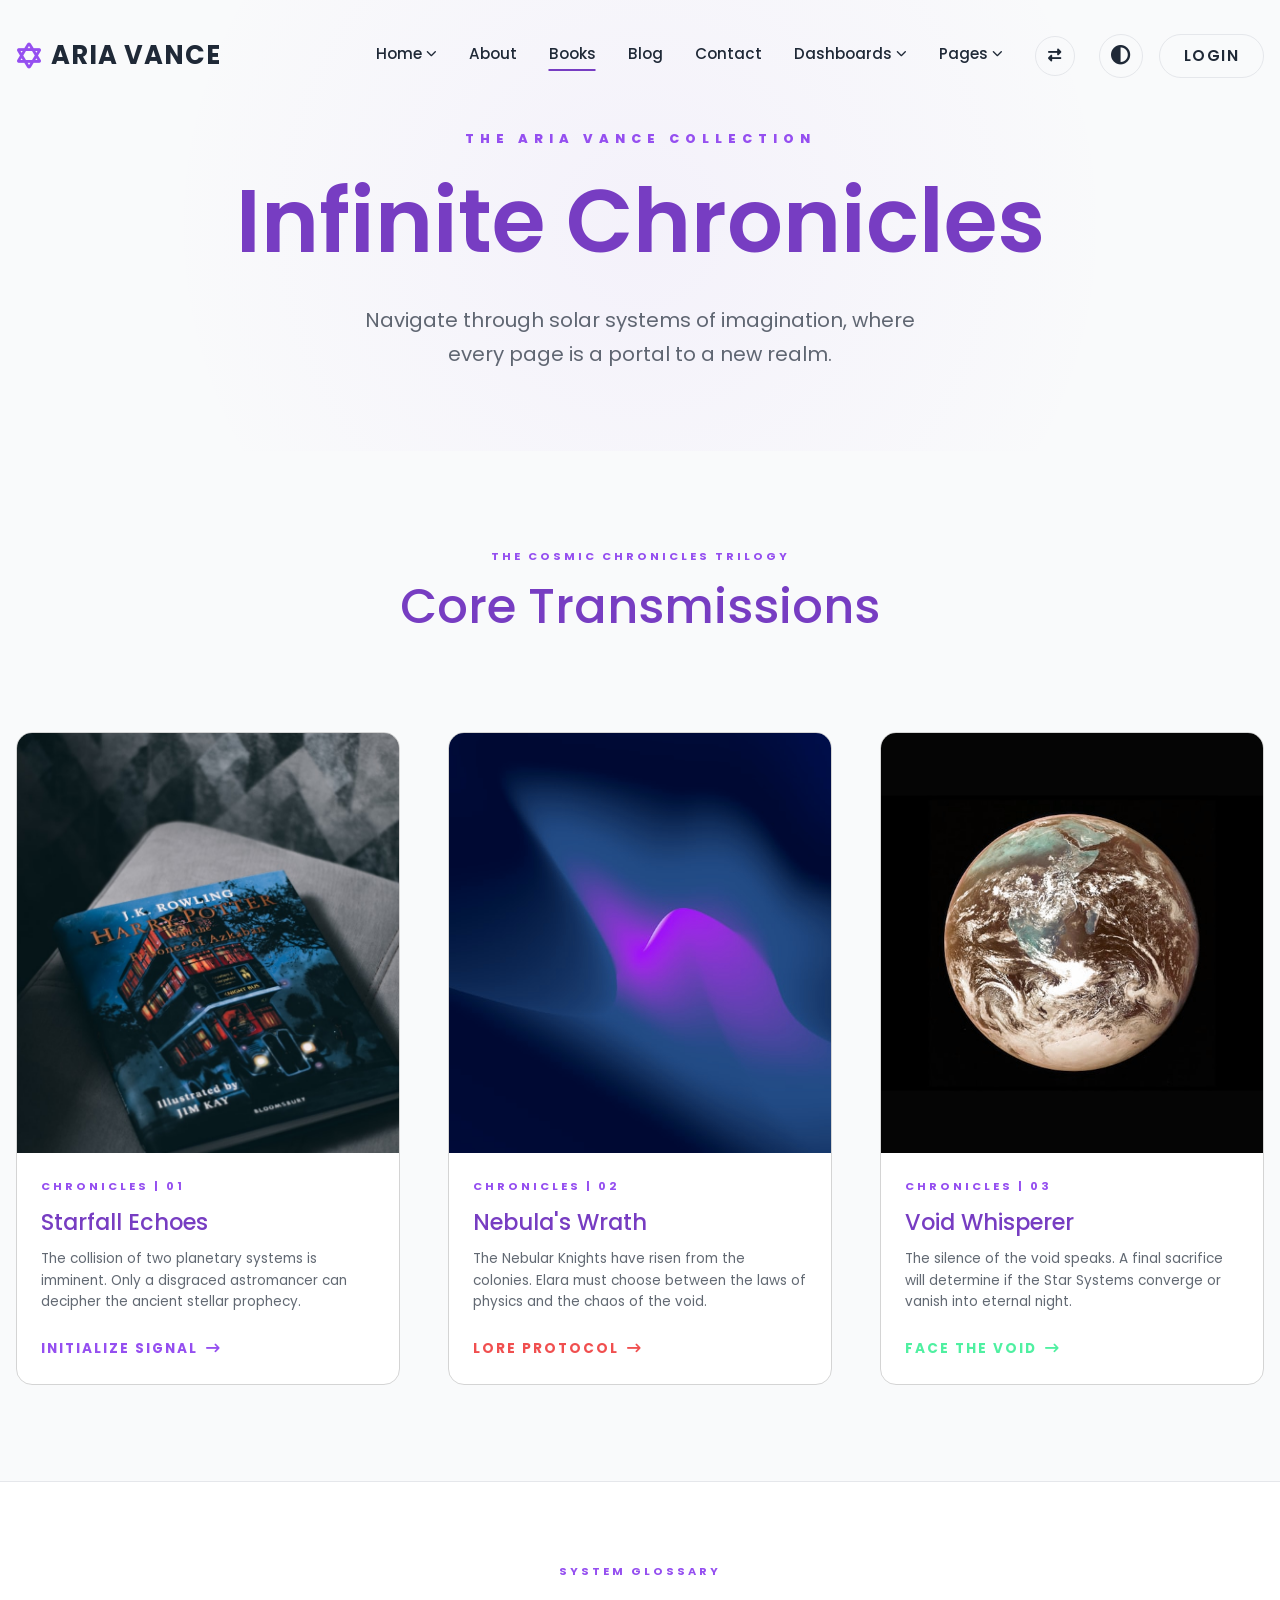
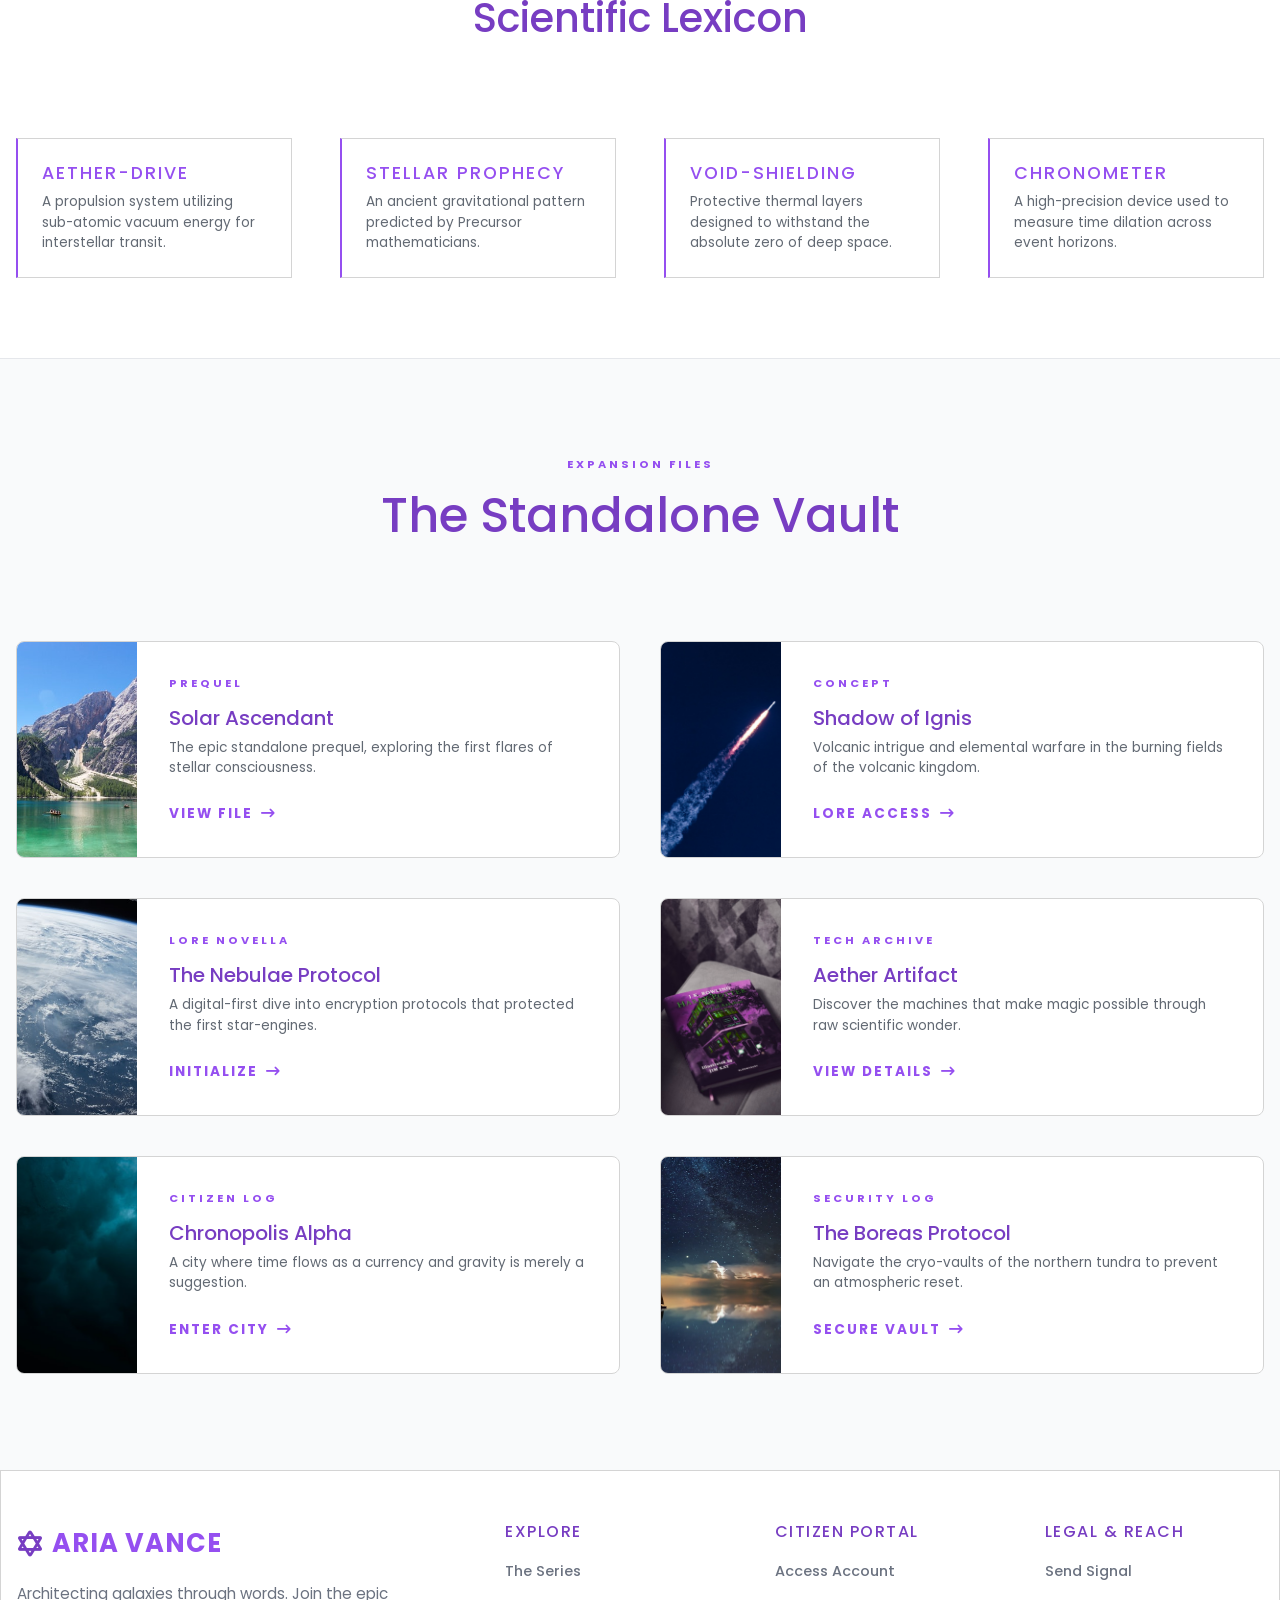
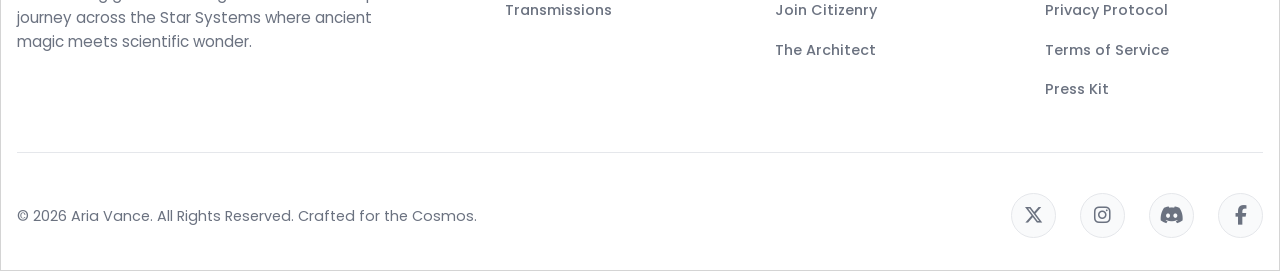
<file: pages/books.html>
<!DOCTYPE html>
<html lang="en" dir="ltr" data-theme="dark">

<head>
  <meta charset="UTF-8">
  <meta name="viewport" content="width=device-width, initial-scale=1.0">
  <title>The Archive of Worlds | Aria Vance</title>

  <meta name="keywords" content="Aria Vance, Science Fiction Author, Fantasy Author, Cosmic Chronicles, The Stellar Void, Books, Sci-Fi Novels">
  <meta name="author" content="Aria Vance">
  <meta property="og:title" content="The Archive of Worlds | Aria Vance">
  <meta property="og:description" content="Official website of Aria Vance, author of The Cosmic Chronicles. Explore books, the universe, and join the Vault.">
  <meta property="og:type" content="website">
  <meta property="og:url" content="https://ariavance.com">
  <meta property="og:image" content="../assets/images/content/unsplash-14.jpg">
  <meta name="twitter:card" content="summary_large_image">
  <meta name="twitter:title" content="The Archive of Worlds | Aria Vance">
  <meta name="twitter:description" content="Official website of Aria Vance, author of The Cosmic Chronicles. Explore books, the universe, and join the Vault.">
  <meta name="twitter:image" content="../assets/images/content/unsplash-14.jpg">
  <link rel="canonical" href="https://ariavance.com">
  <link rel="icon" type="image/png" href="../assets/images/favicon.png">

  <!-- Google Fonts -->
  <link
    href="https://fonts.googleapis.com/css2?family=Outfit:wght@300;400;500;600;700;800&family=Inter:wght@300;400;500;600;700&display=swap"
    rel="stylesheet">

  <!-- AOS Animation CSS -->
  <link href="https://unpkg.com/aos@2.3.1/dist/aos.css" rel="stylesheet">

  <link rel="stylesheet" href="../assets/css/style.css">
  <link rel="stylesheet" href="../assets/css/dark-mode.css">
  <link rel="stylesheet" href="../assets/css/books.css">
  <link rel="stylesheet" href="https://cdnjs.cloudflare.com/ajax/libs/font-awesome/6.5.1/css/all.min.css">
  <!-- RTL Support Settings -->
  <link rel="stylesheet" href="../assets/css/rtl.css">
</head>

<body id="books-page-v2">

  <!-- Floating Navigator -->
  <div class="uni-nav">
    <div class="nav-dot active" data-label="Archive Intro" onclick="scrollToSection('hero')"></div>
    <div class="nav-dot" data-label="Starfall Echoes" onclick="scrollToSection('series')"></div>
    <div class="nav-dot" data-label="Scientific Lexicon" onclick="scrollToSection('lexicon')"></div>
    <div class="nav-dot" data-label="Standalone Archive" onclick="scrollToSection('archive')"></div>
  </div>

  <header class="site-header">
    <div class="container navbar">
      <a href="index.html" class="brand-logo">
        <i class="fa-solid fa-star-of-david text-accent"></i> ARIA VANCE
      </a>

      <button class="mobile-toggle" aria-label="Toggle Menu"><i class="fa-solid fa-bars"></i></button>

      <nav class="nav-menu">
        <!-- Home Dropdown -->
        <div class="nav-item-dropdown">
          <a class="nav-link dropdown-toggle">Home <i class="fa-solid fa-chevron-down"
              style="font-size: 0.7em;"></i></a>
          <div class="dropdown-menu">
            <a href="index.html" class="dropdown-item">Home 1 (Default)</a>
            <a href="index-2.html" class="dropdown-item">Home 2 (Split)</a>
          </div>
        </div>
        <a href="about.html" class="nav-link">About</a>
        <a href="books.html" class="nav-link active">Books</a>
        <a href="blog.html" class="nav-link">Blog</a>
        <a href="contact.html" class="nav-link">Contact</a>

        <!-- Dashboards Dropdown -->
        <div class="nav-item-dropdown">
          <a class="nav-link dropdown-toggle">Dashboards <i class="fa-solid fa-chevron-down"
              style="font-size: 0.7em;"></i></a>
          <div class="dropdown-menu">
            <a href="dashboard.html" class="dropdown-item">User Dashboard</a>
            <a href="admin-dashboard.html" class="dropdown-item">Admin Dashboard</a>
          </div>
        </div>

        
        <!-- Pages Dropdown -->
        <div class="nav-item-dropdown">
          <a class="nav-link dropdown-toggle">Pages <i class="fa-solid fa-chevron-down" style="font-size: 0.7em;"></i></a>
          <div class="dropdown-menu">
            <a href="404.html" class="dropdown-item">404 Error</a>
            <a href="coming-soon.html" class="dropdown-item">Coming Soon</a>
          </div>
        </div>
        <div class="nav-actions">
          <button class="dir-toggle" aria-label="Toggle RTL/LTR"
            style="border-color: var(--color-border); color: var(--color-text); margin-right: 0.5rem; background: transparent; border-radius: 50%; width: 40px; height: 40px; border: 1px solid var(--color-border); display: inline-flex; justify-content: center; align-items: center; cursor: pointer; transition: all 0.3s ease;"><i
              class="fa-solid fa-right-left"></i></button>
          <button class="theme-toggle" aria-label="Toggle Dark Mode"
            style="border-color: var(--color-border); color: var(--color-text);"><i
              class="fa-solid fa-circle-half-stroke"></i></button>
          <a href="login.html" class="btn btn-outline" style="padding: 0.5rem 1.5rem;">Login</a>
        </div>
      </nav>
    </div>
  </header>

  <main>
    <!-- Cinematic Hero -->
    <section class="books-hero" id="hero">
      <div class="container" data-aos="fade-up">
        <span class="books-hero-label">The Aria Vance Collection</span>
        <h1 class="books-hero-title">Infinite Chronicles</h1>
        <p class="books-hero-subtitle">Navigate through solar systems of imagination, where every page is a portal to a
          new realm.</p>
      </div>
    </section>

    <!-- Main Series Showcase -->
    <section class="series-section" id="series">
      <div class="container">
        <div class="section-header text-center mb-5" data-aos="fade-up">
          <span class="series-meta">The Cosmic Chronicles Trilogy</span>
          <h2 style="font-size: 3rem; color: var(--color-primary-dark);">Core Transmissions</h2>
        </div>

        <div class="series-grid">
          <!-- Book 1 -->
          <article class="series-card" data-aos="fade-up">
            <div class="series-image">
              <img src="../assets/images/content/unsplash-15.jpg"
                alt="Starfall Echoes">
            </div>
            <div class="series-content">
              <span class="series-meta">Chronicles | 01</span>
              <h3 class="series-title">Starfall Echoes</h3>
              <p class="series-desc">The collision of two planetary systems is imminent. Only a disgraced astromancer
                can decipher the ancient stellar prophecy.</p>
              <a href="book-details.html" class="series-link">Initialize Signal <i
                  class="fa-solid fa-arrow-right-long"></i></a>
            </div>
          </article>

          <!-- Book 2 -->
          <article class="series-card" data-aos="fade-up" data-aos-delay="200">
            <div class="series-image">
              <img src="../assets/images/content/unsplash-19.jpg"
                alt="Nebula's Wrath" style="filter: hue-rotate(320deg);">
            </div>
            <div class="series-content">
              <span class="series-meta">Chronicles | 02</span>
              <h3 class="series-title">Nebula's Wrath</h3>
              <p class="series-desc">The Nebular Knights have risen from the colonies. Elara must choose between the
                laws of physics and the chaos of the void.</p>
              <a href="book-details.html" class="series-link" style="color: #f04f4f;">Lore Protocol <i
                  class="fa-solid fa-arrow-right-long"></i></a>
            </div>
          </article>

          <!-- Book 3 -->
          <article class="series-card" data-aos="fade-up" data-aos-delay="400">
            <div class="series-image">
              <img src="../assets/images/content/unsplash-20.jpg"
                alt="Void Whisperer" style="filter: hue-rotate(150deg);">
            </div>
            <div class="series-content">
              <span class="series-meta">Chronicles | 03</span>
              <h3 class="series-title">Void Whisperer</h3>
              <p class="series-desc">The silence of the void speaks. A final sacrifice will determine if the Star
                Systems converge or vanish into eternal night.</p>
              <a href="book-details.html" class="series-link" style="color: #4ff0a1;">Face the Void <i
                  class="fa-solid fa-arrow-right-long"></i></a>
            </div>
          </article>
        </div>
      </div>
    </section>

    <!-- Section: Scientific Lexicon -->
    <section class="lexicon-section" id="lexicon">
      <div class="container">
        <div class="section-header mb-5" data-aos="fade-up">
          <span class="series-meta">System Glossary</span>
          <h2 style="font-size: 2.5rem; color: var(--color-primary-dark);">Scientific Lexicon</h2>
        </div>
        <div class="lexicon-grid">
          <div class="lexicon-item" data-aos="fade-up">
            <h4 class="lexicon-term">Aether-Drive</h4>
            <p class="lexicon-def">A propulsion system utilizing sub-atomic vacuum energy for interstellar transit.</p>
          </div>
          <div class="lexicon-item" data-aos="fade-up" data-aos-delay="100">
            <h4 class="lexicon-term">Stellar Prophecy</h4>
            <p class="lexicon-def">An ancient gravitational pattern predicted by Precursor mathematicians.</p>
          </div>
          <div class="lexicon-item" data-aos="fade-up" data-aos-delay="200">
            <h4 class="lexicon-term">Void-Shielding</h4>
            <p class="lexicon-def">Protective thermal layers designed to withstand the absolute zero of deep space.</p>
          </div>
          <div class="lexicon-item" data-aos="fade-up" data-aos-delay="300">
            <h4 class="lexicon-term">Chronometer</h4>
            <p class="lexicon-def">A high-precision device used to measure time dilation across event horizons.</p>
          </div>
        </div>
      </div>
    </section>

    <!-- Standalone Vault -->
    <section class="archive-section" id="archive">
      <div class="container">
        <div class="section-header text-center mb-5" data-aos="fade-up">
          <span class="series-meta">Expansion Files</span>
          <h2 style="font-size: 3rem; color: var(--color-primary-dark);">The Standalone Vault</h2>
        </div>

        <div class="archive-grid">
          <!-- Solar Ascendant -->
          <article class="archive-card" data-aos="fade-up">
            <div class="archive-thumb">
              <img src="../assets/images/content/unsplash-9.jpg"
                alt="Solar Ascendant">
            </div>
            <div class="archive-body">
              <span class="series-meta">Prequel</span>
              <h3 class="archive-title">Solar Ascendant</h3>
              <p class="archive-text">The epic standalone prequel, exploring the first flares of stellar consciousness.
              </p>
              <a href="book-details.html" class="series-link">View File <i class="fa-solid fa-arrow-right-long"></i></a>
            </div>
          </article>

          <!-- Shadow of Ignis -->
          <article class="archive-card" data-aos="fade-up" data-aos-delay="100">
            <div class="archive-thumb">
              <img src="../assets/images/content/unsplash-21.jpg"
                alt="Shadow of Ignis">
            </div>
            <div class="archive-body">
              <span class="series-meta">Concept</span>
              <h3 class="archive-title">Shadow of Ignis</h3>
              <p class="archive-text">Volcanic intrigue and elemental warfare in the burning fields of the volcanic
                kingdom.</p>
              <a href="book-details.html" class="series-link">Lore Access <i
                  class="fa-solid fa-arrow-right-long"></i></a>
            </div>
          </article>

          <!-- The Nebulae Protocol -->
          <article class="archive-card" data-aos="fade-up" data-aos-delay="200">
            <div class="archive-thumb">
              <img src="../assets/images/content/unsplash-22.jpg"
                alt="The Nebulae Protocol">
            </div>
            <div class="archive-body">
              <span class="series-meta">Lore Novella</span>
              <h3 class="archive-title">The Nebulae Protocol</h3>
              <p class="archive-text">A digital-first dive into encryption protocols that protected the first
                star-engines.</p>
              <a href="book-details.html" class="series-link">Initialize <i
                  class="fa-solid fa-arrow-right-long"></i></a>
            </div>
          </article>

          <!-- Aether Artifact -->
          <article class="archive-card" data-aos="fade-up">
            <div class="archive-thumb">
              <img src="../assets/images/content/unsplash-23.jpg"
                alt="Aether Artifact" style="filter: hue-rotate(90deg);">
            </div>
            <div class="archive-body">
              <span class="series-meta">Tech Archive</span>
              <h3 class="archive-title">Aether Artifact</h3>
              <p class="archive-text">Discover the machines that make magic possible through raw scientific wonder.</p>
              <a href="book-details.html" class="series-link">View Details <i
                  class="fa-solid fa-arrow-right-long"></i></a>
            </div>
          </article>

          <!-- Chronopolis Alpha -->
          <article class="archive-card" data-aos="fade-up" data-aos-delay="100">
            <div class="archive-thumb">
              <img src="../assets/images/content/unsplash-24.jpg"
                alt="Chronopolis Alpha">
            </div>
            <div class="archive-body">
              <span class="series-meta">Citizen Log</span>
              <h3 class="archive-title">Chronopolis Alpha</h3>
              <p class="archive-text">A city where time flows as a currency and gravity is merely a suggestion.</p>
              <a href="book-details.html" class="series-link">Enter City <i class="fa-solid fa-arrow-right-long"></i></a>
            </div>
          </article>

          <!-- The Boreas Protocol (New) -->
          <article class="archive-card" data-aos="fade-up" data-aos-delay="200">
            <div class="archive-thumb">
              <img src="../assets/images/content/unsplash-37.jpg"
                alt="The Boreas Protocol">
            </div>
            <div class="archive-body">
              <span class="series-meta">Security Log</span>
              <h3 class="archive-title">The Boreas Protocol</h3>
              <p class="archive-text">Navigate the cryo-vaults of the northern tundra to prevent an atmospheric reset.</p>
              <a href="book-details.html" class="series-link">Secure Vault <i class="fa-solid fa-arrow-right-long"></i></a>
            </div>
          </article>
        </div>
      </div>
    </section>
  </main>

  <footer class="site-footer">
    <div class="container">
      <div class="footer-grid">
        <div class="footer-brand" data-aos="fade-up">
          <a href="index.html" class="brand-logo">
            <i class="fa-solid fa-star-of-david text-accent"></i> ARIA VANCE
          </a>
          <p>Architecting galaxies through words. Join the epic journey across the Star Systems where ancient magic meets scientific wonder.</p>
        </div>
        <div class="footer-column" data-aos="fade-up" data-aos-delay="100">
          <h4>Explore</h4>
          <ul class="footer-links">
            <li><a href="books.html">The Series</a></li>
            <li><a href="blog.html">Transmissions</a></li>
          </ul>
        </div>
        <div class="footer-column" data-aos="fade-up" data-aos-delay="200">
          <h4>Citizen Portal</h4>
          <ul class="footer-links">
            <li><a href="login.html">Access Account</a></li>
            <li><a href="register.html">Join Citizenry</a></li>
            <li><a href="about.html">The Architect</a></li>
          </ul>
        </div>
        <div class="footer-column" data-aos="fade-up" data-aos-delay="300">
          <h4>Legal & Reach</h4>
          <ul class="footer-links">
            <li><a href="contact.html">Send Signal</a></li>
            <li><a href="#">Privacy Protocol</a></li>
            <li><a href="#">Terms of Service</a></li>
            <li><a href="#">Press Kit</a></li>
          </ul>
        </div>
      </div>
      <div class="footer-bottom">
        <p class="text-muted">&copy; 2026 Aria Vance. All Rights Reserved. Crafted for the Cosmos.</p>
        <div class="footer-socials">
          <a href="#" class="social-link" aria-label="Twitter"><i class="fa-brands fa-x-twitter"></i></a>
          <a href="#" class="social-link" aria-label="Instagram"><i class="fa-brands fa-instagram"></i></a>
          <a href="#" class="social-link" aria-label="Discord"><i class="fa-brands fa-discord"></i></a>
          <a href="#" class="social-link" aria-label="Facebook"><i class="fa-brands fa-facebook-f"></i></a>
        </div>
      </div>
    </div>
  </footer>

  <script src="../assets/js/main.js"></script>
  <script src="https://unpkg.com/aos@2.3.1/dist/aos.js"></script>
  <script src="../assets/js/books.js"></script>
  <!-- RTL Support Script -->
  <script src="../assets/js/rtl-ltr.js"></script>
</body>

</html>
</file>
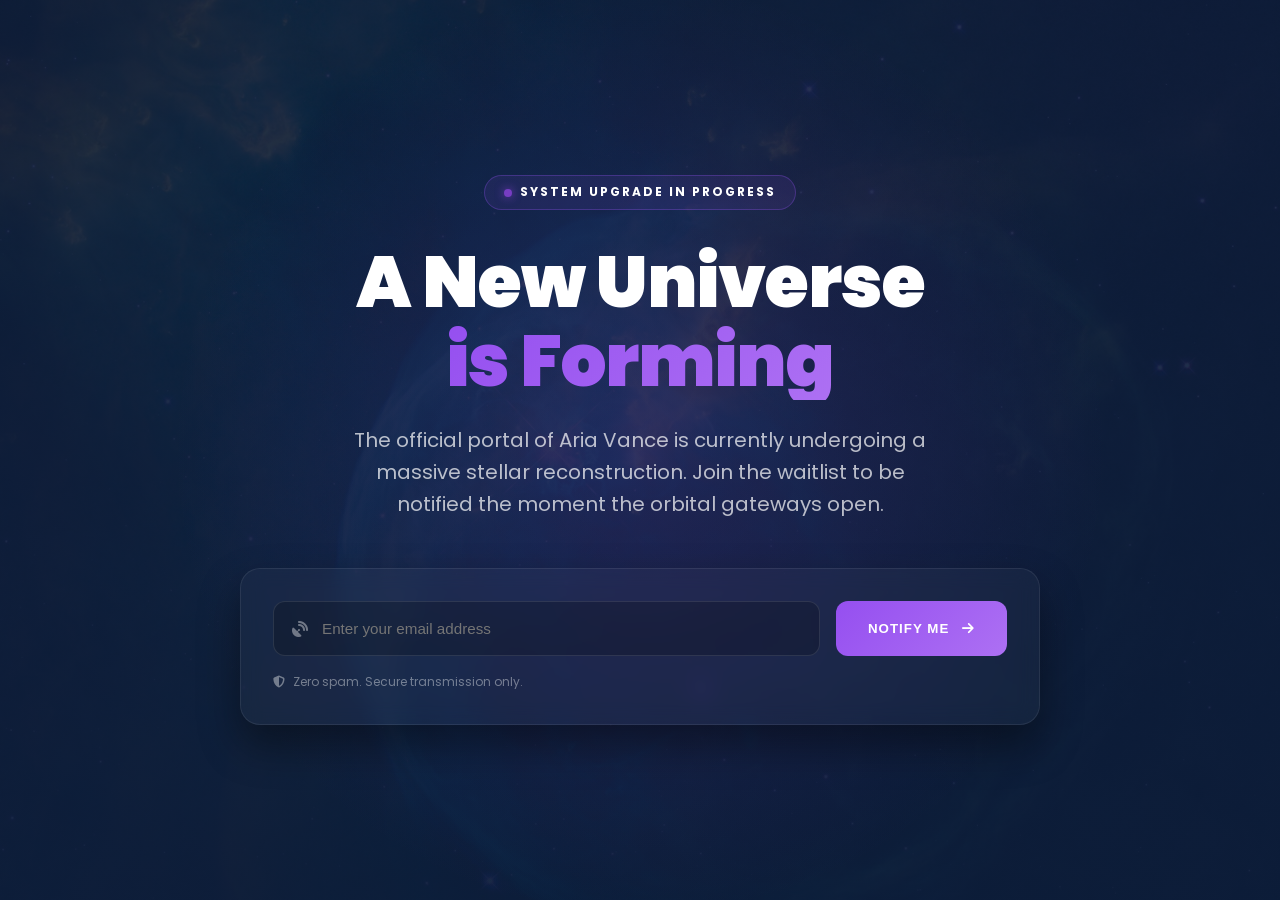
<file: pages/coming-soon.html>
<!DOCTYPE html>
<html dir="ltr" lang="en" data-theme="light">
<head>
  <meta charset="UTF-8">
  <meta name="viewport" content="width=device-width, initial-scale=1.0">
  <title>Coming Soon | Aria Vance</title>

  <meta name="keywords" content="Aria Vance, Science Fiction Author, Fantasy Author, Cosmic Chronicles, The Stellar Void, Books, Sci-Fi Novels">
  <meta name="author" content="Aria Vance">
  <meta property="og:title" content="Coming Soon | Aria Vance">
  <meta property="og:description" content="Official website of Aria Vance, author of The Cosmic Chronicles. Explore books, the universe, and join the Vault.">
  <meta property="og:type" content="website">
  <meta property="og:url" content="https://ariavance.com">
  <meta property="og:image" content="../assets/images/content/unsplash-14.jpg">
  <meta name="twitter:card" content="summary_large_image">
  <meta name="twitter:title" content="Coming Soon | Aria Vance">
  <meta name="twitter:description" content="Official website of Aria Vance, author of The Cosmic Chronicles. Explore books, the universe, and join the Vault.">
  <meta name="twitter:image" content="../assets/images/content/unsplash-14.jpg">
  <link rel="canonical" href="https://ariavance.com">
  <link rel="icon" type="image/png" href="../assets/images/favicon.png">

  <!-- AOS Animation CSS -->
  <link href="https://unpkg.com/aos@2.3.1/dist/aos.css" rel="stylesheet">
  <!-- CSS -->
  <link rel="stylesheet" href="../assets/css/style.css">
  <link rel="stylesheet" href="../assets/css/dark-mode.css">
  <!-- Font Awesome Icons -->
  <link rel="stylesheet" href="https://cdnjs.cloudflare.com/ajax/libs/font-awesome/6.5.1/css/all.min.css">
  <!-- RTL Support Settings -->
  <link rel="stylesheet" href="../assets/css/rtl.css">
</head>
<body style="min-height: 100vh; display: flex; flex-direction: column;">


  <!-- Cinematic Main Content -->
  <main style="flex: 1; display: flex; align-items: center; justify-content: center; background: radial-gradient(circle at center, rgba(149, 79, 240, 0.15) 0%, transparent 60%), linear-gradient(to bottom, rgba(11, 29, 58, 0.9), rgba(11, 29, 58, 0.95)), url('../assets/images/content/unsplash-14.jpg') center/cover; position: relative; overflow: hidden; padding: 4rem 1rem;">

    <div style="position: relative; z-index: 10; width: 100%; max-width: 800px; text-align: center;" data-aos="fade-up" data-aos-duration="1200">

        <!-- Status Badge -->
        <div style="display: inline-flex; align-items: center; gap: 0.5rem; background: rgba(149, 79, 240, 0.1); border: 1px solid rgba(149, 79, 240, 0.3); padding: 0.4rem 1.2rem; border-radius: 50px; margin-bottom: 2rem;">
            <div style="width: 8px; height: 8px; background: var(--color-accent); border-radius: 50%; box-shadow: 0 0 10px var(--color-accent); animation: pulse 2s infinite;"></div>
            <span style="font-family: var(--font-heading); font-size: 0.75rem; font-weight: 700; letter-spacing: 2px; color: #fff; text-transform: uppercase;">System Upgrade in Progress</span>
        </div>

        <h1 style="font-size: clamp(2.5rem, 6vw, 4.5rem); font-weight: 850; letter-spacing: -1px; line-height: 1.1; margin-bottom: 1.5rem; color: #fff;">
            A New Universe <br><span class="text-gradient">is Forming</span>
        </h1>

        <p style="font-size: clamp(1rem, 2vw, 1.25rem); color: rgba(255,255,255,0.7); max-width: 600px; margin: 0 auto 3rem; line-height: 1.6;">
            The official portal of Aria Vance is currently undergoing a massive stellar reconstruction. Join the waitlist to be notified the moment the orbital gateways open.
        </p>

        <!-- Responsive Waitlist Form -->
        <div style="background: rgba(255, 255, 255, 0.03); border: 1px solid rgba(255, 255, 255, 0.08); padding: 2rem; border-radius: 20px; backdrop-filter: blur(10px); box-shadow: 0 20px 40px rgba(0,0,0,0.4);" data-aos="fade-up" data-aos-delay="200">
          <form action="#" style="display: flex; flex-direction: column; gap: 1rem; width: 100%;" onsubmit="event.preventDefault(); alert('Waitlist recorded!  We will notify you.');">
            <div style="display: flex; flex-wrap: wrap; gap: 1rem; width: 100%;">
                <div style="flex: 1; min-width: 250px; position: relative;">
                    <i class="fa-solid fa-satellite-dish" style="position: absolute; left: 1.2rem; top: 50%; transform: translateY(-50%); color: rgba(255,255,255,0.4);"></i>
                    <input type="email" placeholder="Enter your email address" required
                      style="width: 100%; padding: 1.1rem 1rem 1.1rem 3rem; background: rgba(0,0,0,0.2); border: 1px solid rgba(255,255,255,0.1); border-radius: 12px; color: #fff; font-size: 0.95rem; outline: none; transition: all 0.3s ease; box-sizing: border-box;"
                      onfocus="this.style.borderColor='var(--color-primary)'; this.style.background='rgba(0,0,0,0.4)';"
                      onblur="this.style.borderColor='rgba(255,255,255,0.1)'; this.style.background='rgba(0,0,0,0.2)';">
                </div>
                <button type="submit" class="bg-gradient-primary"
                  style="padding: 1.1rem 2rem; border-radius: 12px; font-weight: 700; letter-spacing: 1px; cursor: pointer; transition: all 0.3s ease; border: none; color: white; white-space: nowrap; min-width: 150px;">
                    NOTIFY ME <i class="fa-solid fa-arrow-right" style="margin-left: 8px;"></i>
                </button>
            </div>
            <p style="font-size: 0.75rem; color: rgba(255,255,255,0.4); margin: 0; text-align: left;">
              <i class="fa-solid fa-shield-halved" style="margin-right: 5px;"></i> Zero spam. Secure transmission only.
            </p>
          </form>
        </div>
    </div>
  </main>


  <script src="../assets/js/main.js"></script>
  <!-- AOS Animation Script -->
  <script src="https://unpkg.com/aos@2.3.1/dist/aos.js"></script>
  <script src="../assets/js/coming-soon.js"></script>
  <!-- RTL Support Script -->
  <script src="../assets/js/rtl-ltr.js"></script>
</body>
</html>
</file>
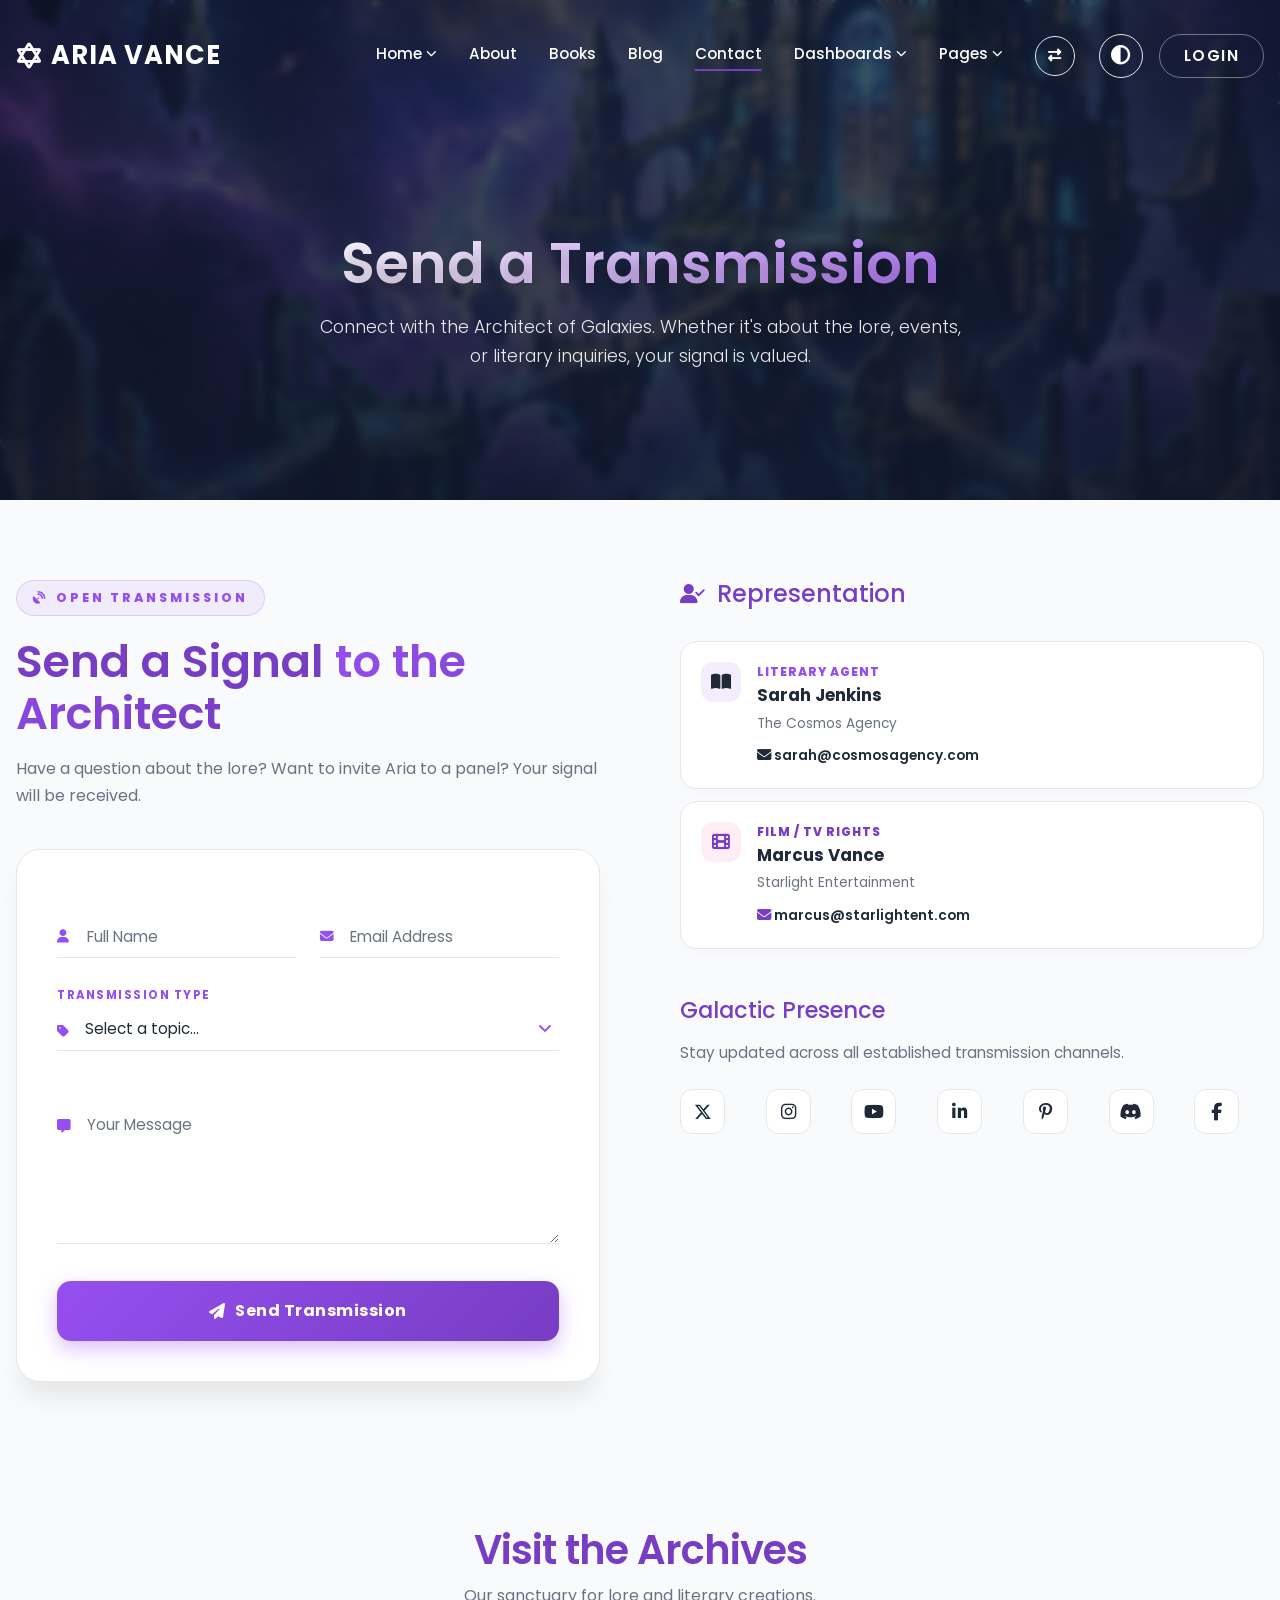
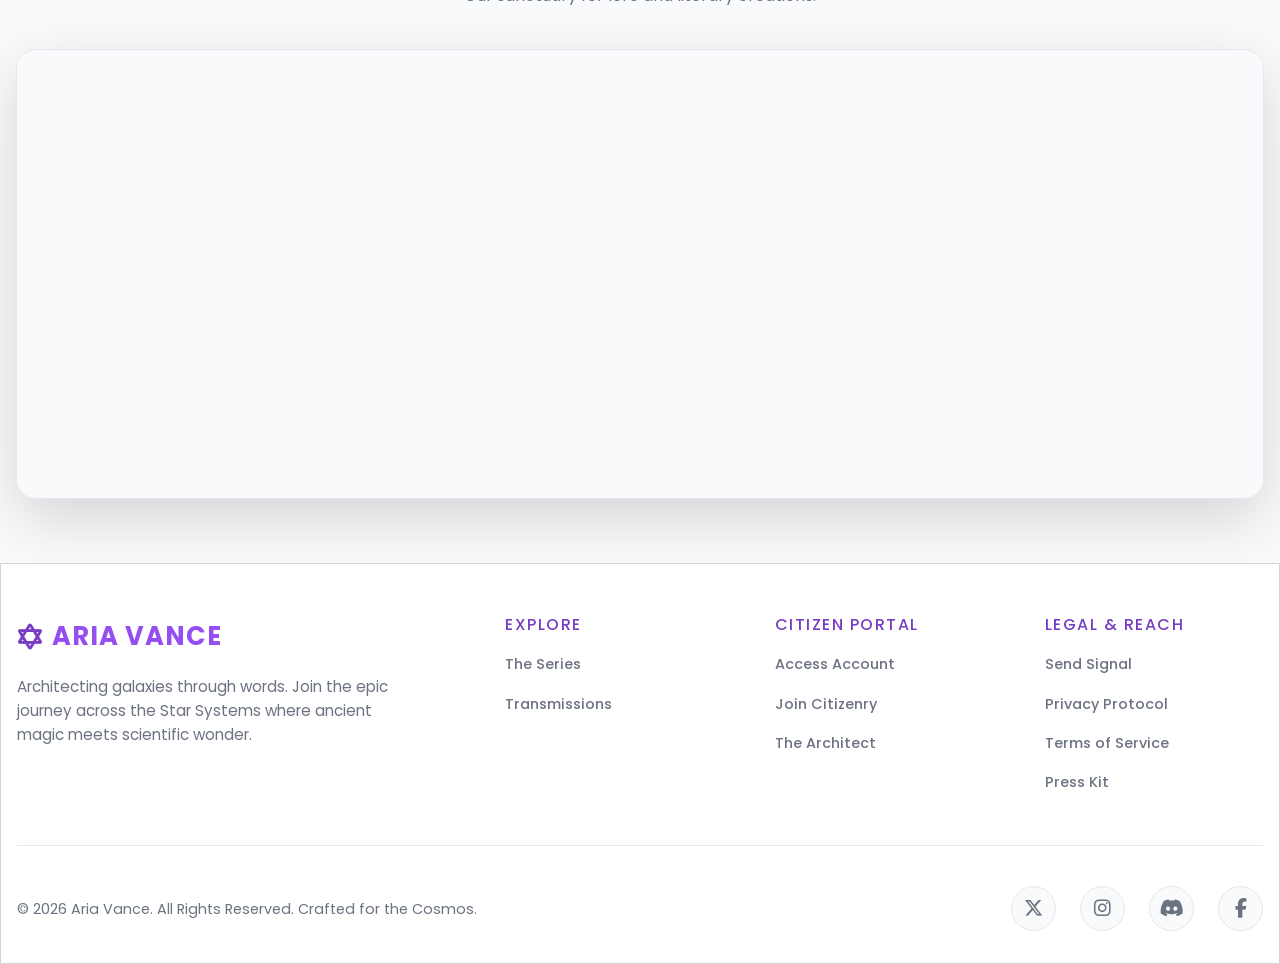
<file: pages/contact.html>
﻿<!DOCTYPE html>
<html dir="ltr" lang="en" data-theme="light">

<head>
  <meta charset="UTF-8">
  <meta name="viewport" content="width=device-width, initial-scale=1.0">
  <title>Contact | Aria Vance</title>

  <meta name="keywords" content="Aria Vance, Science Fiction Author, Fantasy Author, Cosmic Chronicles, The Stellar Void, Books, Sci-Fi Novels">
  <meta name="author" content="Aria Vance">
  <meta property="og:title" content="Contact | Aria Vance">
  <meta property="og:description" content="Official website of Aria Vance, author of The Cosmic Chronicles. Explore books, the universe, and join the Vault.">
  <meta property="og:type" content="website">
  <meta property="og:url" content="https://ariavance.com">
  <meta property="og:image" content="../assets/images/content/unsplash-14.jpg">
  <meta name="twitter:card" content="summary_large_image">
  <meta name="twitter:title" content="Contact | Aria Vance">
  <meta name="twitter:description" content="Official website of Aria Vance, author of The Cosmic Chronicles. Explore books, the universe, and join the Vault.">
  <meta name="twitter:image" content="../assets/images/content/unsplash-14.jpg">
  <link rel="canonical" href="https://ariavance.com">
  <link rel="icon" type="image/png" href="../assets/images/favicon.png">

  <!-- AOS Animation CSS -->
  <link href="https://unpkg.com/aos@2.3.1/dist/aos.css" rel="stylesheet">

  <link rel="stylesheet" href="../assets/css/style.css">
  <link rel="stylesheet" href="../assets/css/dark-mode.css">

  <!-- Font Awesome Icons -->
  <link rel="stylesheet" href="https://cdnjs.cloudflare.com/ajax/libs/font-awesome/6.5.1/css/all.min.css">

  <link rel="stylesheet" href="../assets/css/contact.css">
  <!-- RTL Support Settings -->
  <link rel="stylesheet" href="../assets/css/rtl.css">
</head>

<body>

  <!-- Site Header -->
  <header class="site-header navbar-transparent-light">
    <div class="container navbar">
      <a href="index.html" class="brand-logo">
        <i class="fa-solid fa-star-of-david text-accent"></i> ARIA VANCE
      </a>

      <button class="mobile-toggle" aria-label="Toggle Menu"><i class="fa-solid fa-bars"></i></button>

      <nav class="nav-menu">
        <!-- Home Dropdown -->
        <div class="nav-item-dropdown">
          <a class="nav-link dropdown-toggle">Home <i class="fa-solid fa-chevron-down"
              style="font-size: 0.7em;"></i></a>
          <div class="dropdown-menu">
            <a href="index.html" class="dropdown-item">Home 1 (Default)</a>
            <a href="index-2.html" class="dropdown-item">Home 2 (Split)</a>
          </div>
        </div>
        <a href="about.html" class="nav-link">About</a>
        <a href="books.html" class="nav-link">Books</a>
        <a href="blog.html" class="nav-link">Blog</a>
        <a href="contact.html" class="nav-link active">Contact</a>

        <!-- Dashboards Dropdown -->
        <div class="nav-item-dropdown">
          <a class="nav-link dropdown-toggle">Dashboards <i class="fa-solid fa-chevron-down"
              style="font-size: 0.7em;"></i></a>
          <div class="dropdown-menu">
            <a href="dashboard.html" class="dropdown-item">User Dashboard</a>
            <a href="admin-dashboard.html" class="dropdown-item">Admin Dashboard</a>
          </div>
        </div>

        
        <!-- Pages Dropdown -->
        <div class="nav-item-dropdown">
          <a class="nav-link dropdown-toggle">Pages <i class="fa-solid fa-chevron-down" style="font-size: 0.7em;"></i></a>
          <div class="dropdown-menu">
            <a href="404.html" class="dropdown-item">404 Error</a>
            <a href="coming-soon.html" class="dropdown-item">Coming Soon</a>
          </div>
        </div>
        <div class="nav-actions">
          <button class="dir-toggle" aria-label="Toggle RTL/LTR"
            style="border-color: var(--color-border); color: var(--color-text); margin-right: 0.5rem; background: transparent; border-radius: 50%; width: 40px; height: 40px; border: 1px solid var(--color-border); display: inline-flex; justify-content: center; align-items: center; cursor: pointer; transition: all 0.3s ease;"><i
              class="fa-solid fa-right-left"></i></button>
          <button class="theme-toggle" aria-label="Toggle Dark Mode"
            style="border-color: var(--color-border); color: var(--color-text);"><i
              class="fa-solid fa-circle-half-stroke"></i></button>
          <a href="login.html" class="btn btn-outline" style="padding: 0.5rem 1.5rem;">Login</a>
        </div>
      </nav>
    </div>
  </header>

  <!-- Contact Hero Section -->
  <section class="contact-hero">
    <div class="contact-hero-overlay"></div>
    <div class="contact-hero-content" data-aos="fade-up">
      <h1 class="contact-hero-title">Send a Transmission</h1>
      <p style="font-size: 1.1rem; opacity: 0.9; font-weight: 300; max-width: 650px; margin: 0 auto; line-height: 1.6;">Connect with the
        Architect of Galaxies. Whether it's about the lore, events, or literary inquiries, your signal is valued.</p>
    </div>
  </section>

  <!-- Contact Section -->
  <main>
    <section class="section contact-page-section">
      <div class="container">
        <div class="grid-2" style="gap: 5rem; align-items: start;">

          <!-- Contact Form - Premium Redesign -->
          <div data-aos="fade-right">
            <div class="cf-header">
              <span class="cf-eyebrow"><i class="fa-solid fa-satellite-dish"></i> Open Transmission</span>
              <h2 class="cf-title">Send a Signal <span class="cf-title-accent">to the Architect</span></h2>
              <p class="cf-subtitle">Have a question about the lore? Want to invite Aria to a panel? Your signal will be received.</p>
            </div>

            <form action="#" method="POST" class="cf-form" novalidate>

              <div class="cf-row">
                <div class="cf-field-wrap">
                  <div class="cf-input-icon"><i class="fa-solid fa-user"></i></div>
                  <input type="text" id="name" name="name" class="cf-input" placeholder=" " required>
                  <label for="name" class="cf-label">Full Name</label>
                  <div class="cf-line"></div>
                  <div class="cf-error">This field is required</div>
                </div>
                <div class="cf-field-wrap">
                  <div class="cf-input-icon"><i class="fa-solid fa-envelope"></i></div>
                  <input type="email" id="email" name="email" class="cf-input" placeholder=" " required>
                  <label for="email" class="cf-label">Email Address</label>
                  <div class="cf-line"></div>
                  <div class="cf-error">Valid email required</div>
                </div>
              </div>

              <div class="cf-field-wrap cf-select-wrap">
                <div class="cf-input-icon"><i class="fa-solid fa-tag"></i></div>
                <select id="subject" name="subject" class="cf-input cf-select" required>
                  <option value="" disabled selected>Select a topic...</option>
                  <option value="fanmail">Fan Mail &amp; Lore Questions</option>
                  <option value="event">Event &amp; Panel Invitations</option>
                  <option value="press">Press &amp; Interview Inquiries</option>
                  <option value="other">Other Transmission</option>
                </select>
                <label for="subject" class="cf-label cf-label-active">Transmission Type</label>
                <div class="cf-line"></div>
                <div class="cf-error">Please select a subject</div>
              </div>

              <div class="cf-field-wrap">
                <div class="cf-input-icon cf-textarea-icon"><i class="fa-solid fa-message"></i></div>
                <textarea id="message" name="message" class="cf-input cf-textarea" rows="5" placeholder=" " required></textarea>
                <label for="message" class="cf-label">Your Message</label>
                <div class="cf-line"></div>
                <div class="cf-error">Transmission content is missing</div>
              </div>

              <button type="submit" class="cf-submit">
                <i class="fa-solid fa-paper-plane"></i> Send Transmission
              </button>

            </form>
          </div>

          <!-- Contact Info & Socials -->
          <div class="rep-section-container" data-aos="fade-left" data-aos-delay="200">
            <!-- Representation Section Redesign -->
            <div class="mb-2" style="background-color: transparent; padding: 0; border: none; box-shadow: none;">
              <h3 class="mb-3"
                style="color: var(--color-primary-dark); font-family: var(--font-heading); font-size: 1.5rem; display: flex; align-items: center; gap: 0.75rem;">
                <i class="fa-solid fa-user-check text-primary" style="font-size: 1.25rem;"></i> Representation
              </h3>

              <div style="display: flex; flex-direction: column; gap: 0.75rem;">
                <!-- Literary Agent Card -->
                <div class="rep-card"
                  style="display: flex; align-items: flex-start; gap: 1rem; background: var(--color-surface); padding: 1.25rem; border-radius: 16px; border: 1px solid var(--color-border); box-shadow: var(--shadow-sm); transition: transform 0.3s ease, box-shadow 0.3s ease;"
                  onmouseover="this.style.transform='translateY(-3px)'; this.style.boxShadow='var(--shadow-md)'; this.style.borderColor='var(--color-primary)'"
                  onmouseout="this.style.transform='translateY(0)'; this.style.boxShadow='var(--shadow-sm)'; this.style.borderColor='var(--color-border)'">
                  <div class="rep-card-icon"
                    style="flex-shrink: 0; width: 40px; height: 40px; background: rgba(149, 79, 240, 0.1); border-radius: 12px; display: flex; align-items: center; justify-content: center;">
                    <i class="fa-solid fa-book-open text-primary" style="font-size: 1.1rem;"></i>
                  </div>
                  <div class="rep-card-content">
                    <span
                      style="display: block; font-family: var(--font-heading); font-size: 0.75rem; color: var(--color-primary); margin-bottom: 0.2rem; text-transform: uppercase; letter-spacing: 1px; font-weight: 800;">Literary
                      Agent</span>
                    <h4 class="mb-1" style="font-weight: 700; font-size: 1.05rem; color: var(--color-text);">Sarah
                      Jenkins</h4>
                    <p class="text-muted" style="font-size: 0.85rem; margin-bottom: 0.5rem; line-height: 1.4;">The Cosmos Agency</p>
                    <a href="mailto:sarah@cosmosagency.com" class="rep-email"
                      style="color: var(--color-text); font-weight: 600; font-size: 0.85rem; align-items: center; gap: 0.5rem; transition: color 0.3s ease;"
                      onmouseover="this.style.color='var(--color-primary)'"
                      onmouseout="this.style.color='var(--color-text)'">
                      <i class="fa-solid fa-envelope text-primary" style="font-size: 0.9rem;"></i> sarah@cosmosagency.com
                    </a>
                  </div>
                </div>

                <!-- Film / TV Rights Card -->
                <div class="rep-card"
                  style="display: flex; align-items: flex-start; gap: 1rem; background: var(--color-surface); padding: 1.25rem; border-radius: 16px; border: 1px solid var(--color-border); box-shadow: var(--shadow-sm); transition: transform 0.3s ease, box-shadow 0.3s ease;"
                  onmouseover="this.style.transform='translateY(-3px)'; this.style.boxShadow='var(--shadow-md)'; this.style.borderColor='var(--color-accent)'"
                  onmouseout="this.style.transform='translateY(0)'; this.style.boxShadow='var(--shadow-sm)'; this.style.borderColor='var(--color-border)'">
                  <div class="rep-card-icon"
                    style="flex-shrink: 0; width: 40px; height: 40px; background: rgba(240, 79, 149, 0.1); border-radius: 12px; display: flex; align-items: center; justify-content: center;">
                    <i class="fa-solid fa-film text-accent" style="font-size: 1.1rem;"></i>
                  </div>
                  <div class="rep-card-content">
                    <span
                      style="display: block; font-family: var(--font-heading); font-size: 0.75rem; color: var(--color-accent); margin-bottom: 0.2rem; text-transform: uppercase; letter-spacing: 1px; font-weight: 800;">Film
                      / TV Rights</span>
                    <h4 class="mb-1" style="font-weight: 700; font-size: 1.05rem; color: var(--color-text);">Marcus Vance
                    </h4>
                    <p class="text-muted" style="font-size: 0.85rem; margin-bottom: 0.5rem; line-height: 1.4;">Starlight Entertainment</p>
                    <a href="mailto:marcus@starlightent.com" class="rep-email"
                      style="color: var(--color-text); font-weight: 600; font-size: 0.85rem; align-items: center; gap: 0.5rem; transition: color 0.3s ease;"
                      onmouseover="this.style.color='var(--color-accent)'"
                      onmouseout="this.style.color='var(--color-text)'">
                      <i class="fa-solid fa-envelope text-accent" style="font-size: 0.9rem;"></i> marcus@starlightent.com
                    </a>
                  </div>
                </div>
              </div>
            </div>

            <!-- Total Social Media Icons -->
            <div class="galactic-presence" style="margin-top: 3rem;">
              <h3 class="mb-2" style="color: var(--color-primary-dark); font-family: var(--font-heading); font-size: 1.4rem;">Galactic
                Presence</h3>
              <p class="text-muted" style="font-size: 0.95rem;">Stay updated across all established transmission channels.</p>

              <div class="social-grid">
                <a href="#" class="social-item twitter" aria-label="X (Twitter)">
                  <svg xmlns="http://www.w3.org/2000/svg" height="1em" viewBox="0 0 512 512" fill="currentColor"><!--! Font Awesome Free 6.4.2 by @fontawesome - https://fontawesome.com License - https://fontawesome.com/license (Commercial License) Copyright 2023 Fonticons, Inc. --><path d="M389.2 48h70.6L305.6 224.2 487 464H345L233.7 318.6 106.5 464H35.8L200.7 275.5 26.8 48H172.4L272.9 180.9 389.2 48zM364.4 421.8h39.1L151.1 88h-42L364.4 421.8z"/></svg>
                </a>
                <a href="#" class="social-item instagram" aria-label="Instagram"><i
                    class="fa-brands fa-instagram"></i></a>
                <a href="#" class="social-item youtube" aria-label="YouTube"><i class="fa-brands fa-youtube"></i></a>
                <a href="#" class="social-item linkedin" aria-label="LinkedIn"><i
                    class="fa-brands fa-linkedin-in"></i></a>
                <a href="#" class="social-item pinterest" aria-label="Pinterest"><i
                    class="fa-brands fa-pinterest-p"></i></a>
                <a href="#" class="social-item discord" aria-label="Discord"><i class="fa-brands fa-discord"></i></a>
                <a href="#" class="social-item facebook" aria-label="Facebook"><i
                    class="fa-brands fa-facebook-f"></i></a>
              </div>
            </div>
          </div>

        </div>
      </div>
    </section>

    <!-- Map Section -->
    <section class="map-section">
      <div class="container">
        <div class="section-header text-center" data-aos="fade-up">
          <h2 class="section-title">Visit the Archives</h2>
          <p class="text-muted mt-3">Our sanctuary for lore and literary creations.</p>
        </div>
        <div class="map-container" data-aos="zoom-in" data-aos-delay="200">
          <iframe
            src="https://www.google.com/maps/embed?pb=!1m18!1m12!1m3!1d193595.25280821873!2d-74.119763973046!3d40.69766374874431!2m3!1f0!2f0!3f0!3m2!1i1024!2i768!4f13.1!3m3!1m2!1s0x89c24fa5d33f083b%3A0xc80b8f06e177fe62!2sNew%20York%2C%20NY%2C%20USA!5e0!3m2!1sen!2sin!4v1680000000000!5m2!1sen!2sin"
            style="border:0;" allowfullscreen="" loading="lazy" referrerpolicy="no-referrer-when-downgrade">
          </iframe>
        </div>
      </div>
    </section>
  </main>


  <footer class="site-footer">
    <div class="container">
      <div class="footer-grid">
        <div class="footer-brand" data-aos="fade-up">
          <a href="index.html" class="brand-logo">
            <i class="fa-solid fa-star-of-david text-accent"></i> ARIA VANCE
          </a>
          <p>Architecting galaxies through words. Join the epic journey across the Star Systems where ancient magic meets scientific wonder.</p>
        </div>
        <div class="footer-column" data-aos="fade-up" data-aos-delay="100">
          <h4>Explore</h4>
          <ul class="footer-links">
            <li><a href="books.html">The Series</a></li>
            <li><a href="blog.html">Transmissions</a></li>
          </ul>
        </div>
        <div class="footer-column" data-aos="fade-up" data-aos-delay="200">
          <h4>Citizen Portal</h4>
          <ul class="footer-links">
            <li><a href="login.html">Access Account</a></li>
            <li><a href="register.html">Join Citizenry</a></li>
            <li><a href="about.html">The Architect</a></li>
          </ul>
        </div>
        <div class="footer-column" data-aos="fade-up" data-aos-delay="300">
          <h4>Legal & Reach</h4>
          <ul class="footer-links">
            <li><a href="contact.html">Send Signal</a></li>
            <li><a href="#">Privacy Protocol</a></li>
            <li><a href="#">Terms of Service</a></li>
            <li><a href="#">Press Kit</a></li>
          </ul>
        </div>
      </div>
      <div class="footer-bottom">
        <p class="text-muted">&copy; 2026 Aria Vance. All Rights Reserved. Crafted for the Cosmos.</p>
        <div class="footer-socials">
          <a href="#" class="social-link" aria-label="Twitter"><i class="fa-brands fa-x-twitter"></i></a>
          <a href="#" class="social-link" aria-label="Instagram"><i class="fa-brands fa-instagram"></i></a>
          <a href="#" class="social-link" aria-label="Discord"><i class="fa-brands fa-discord"></i></a>
          <a href="#" class="social-link" aria-label="Facebook"><i class="fa-brands fa-facebook-f"></i></a>
        </div>
      </div>
    </div>
  </footer>

  <script src="../assets/js/contact-validation.js"></script>
  <script src="../assets/js/main.js"></script>
  <!-- AOS Animation Script -->
  <script src="https://unpkg.com/aos@2.3.1/dist/aos.js"></script>
  <script src="../assets/js/contact.js"></script>
  <!-- RTL Support Script -->
  <script src="../assets/js/rtl-ltr.js"></script>
</body>

</html>
</file>
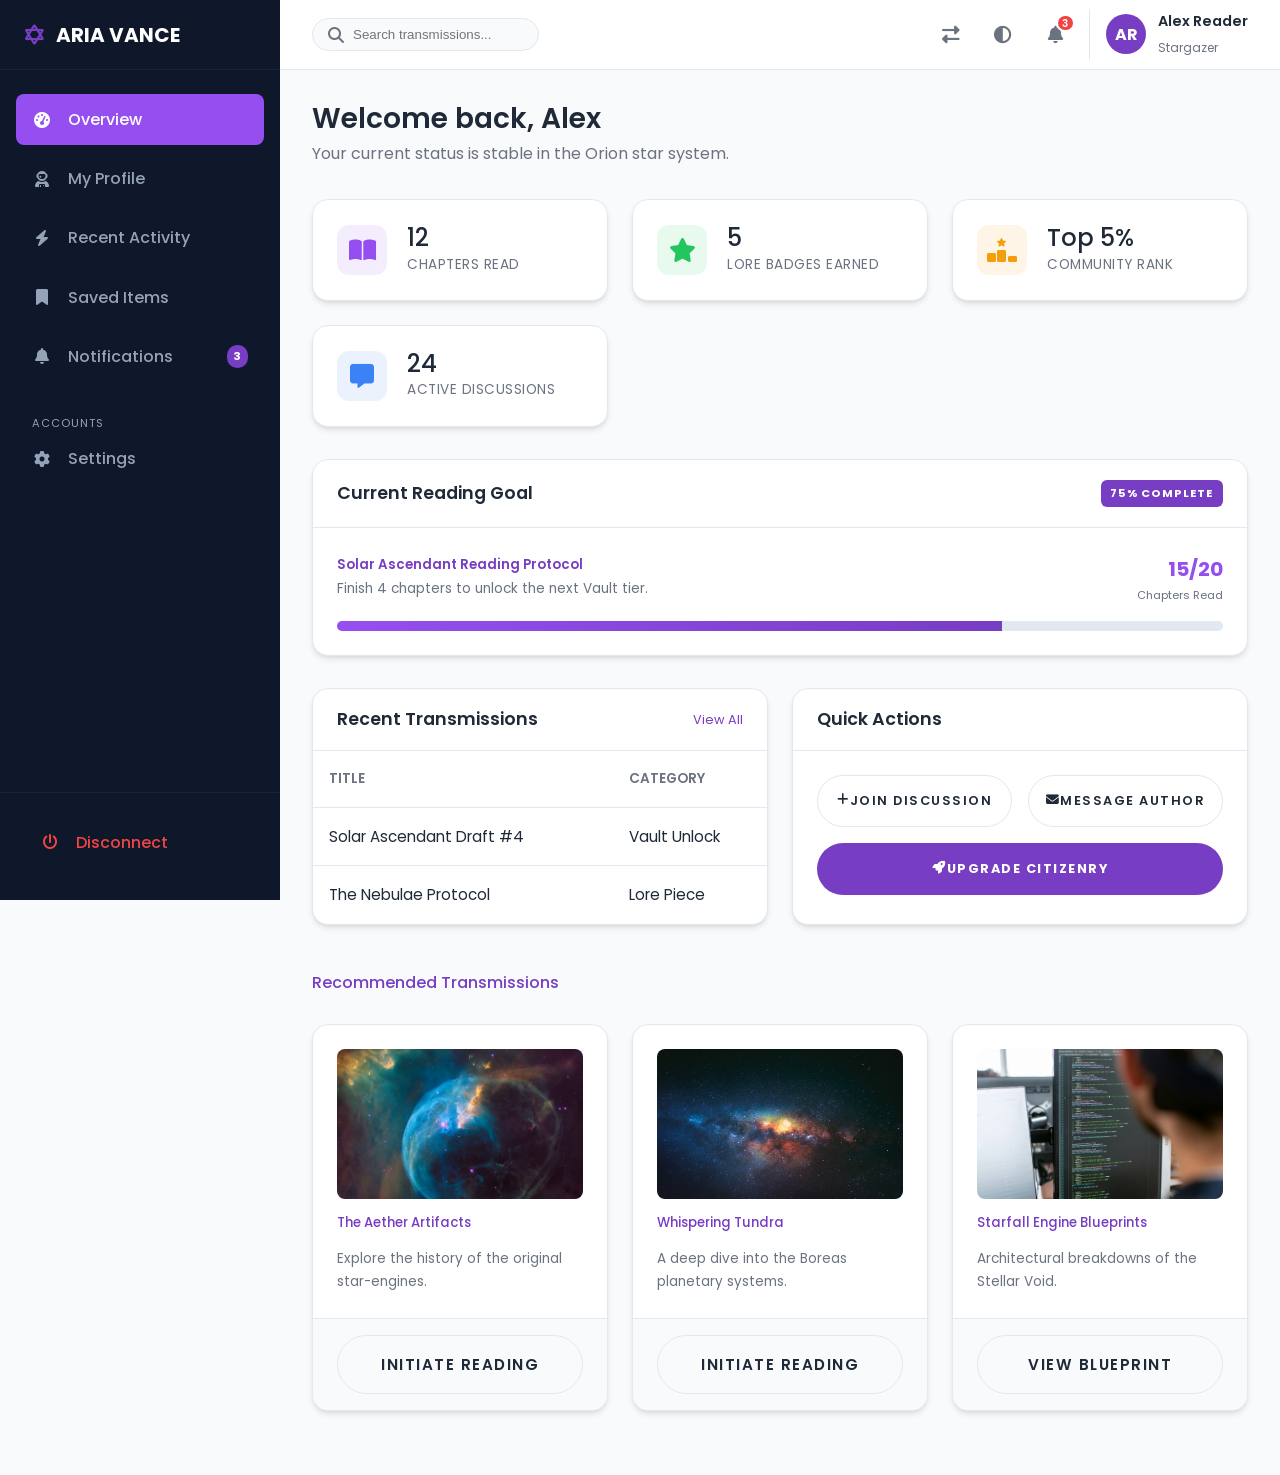
<file: pages/dashboard.html>
<!DOCTYPE html>
<html lang="en" dir="ltr" data-theme="dark">

<head>
  <meta charset="UTF-8">
  <meta name="viewport" content="width=device-width, initial-scale=1.0">
  <title>User Dashboard | Aria Vance</title>

  <meta name="keywords" content="Aria Vance, Science Fiction Author, Fantasy Author, Cosmic Chronicles, The Stellar Void, Books, Sci-Fi Novels">
  <meta name="author" content="Aria Vance">
  <meta property="og:title" content="User Dashboard | Aria Vance">
  <meta property="og:description" content="Official website of Aria Vance, author of The Cosmic Chronicles. Explore books, the universe, and join the Vault.">
  <meta property="og:type" content="website">
  <meta property="og:url" content="https://ariavance.com">
  <meta property="og:image" content="../assets/images/content/unsplash-14.jpg">
  <meta name="twitter:card" content="summary_large_image">
  <meta name="twitter:title" content="User Dashboard | Aria Vance">
  <meta name="twitter:description" content="Official website of Aria Vance, author of The Cosmic Chronicles. Explore books, the universe, and join the Vault.">
  <meta name="twitter:image" content="../assets/images/content/unsplash-14.jpg">
  <link rel="canonical" href="https://ariavance.com">
  <link rel="icon" type="image/png" href="../assets/images/favicon.png">

  <!-- Google Fonts -->
  <link rel="preconnect" href="https://fonts.googleapis.com">
  <link rel="preconnect" href="https://fonts.gstatic.com" crossorigin>
  <link href="https://fonts.googleapis.com/css2?family=Poppins:wght@300;400;500;600;700;850&display=swap"
    rel="stylesheet">

  <!-- AOS Animation CSS -->
  <link href="https://unpkg.com/aos@2.3.1/dist/aos.css" rel="stylesheet">

  <!-- Core Styles -->
  <link rel="stylesheet" href="../assets/css/style.css">
  <link rel="stylesheet" href="../assets/css/dark-mode.css">
  <link rel="stylesheet" href="../assets/css/dashboard.css">

  <!-- Font Awesome Icons -->
  <link rel="stylesheet" href="https://cdnjs.cloudflare.com/ajax/libs/font-awesome/6.5.1/css/all.min.css">
  <!-- RTL Support Settings -->
  <link rel="stylesheet" href="../assets/css/rtl.css">
</head>

<body id="user-dashboard">

  <div class="dash-container">
    <!-- Sidebar Navigation -->
    <aside class="dash-sidebar" id="sidebar">
      <div class="dash-sidebar-header">
        <a href="index.html" class="dash-logo">
          <i class="fa-solid fa-star-of-david text-accent"></i>
          <span>ARIA VANCE</span>
        </a>
      </div>

      <nav class="dash-nav">
        <a href="#" class="dash-nav-item active" data-section="overview">
          <i class="fa-solid fa-gauge-high"></i>
          <span>Overview</span>
        </a>
        <a href="#" class="dash-nav-item" data-section="profile">
          <i class="fa-solid fa-user-astronaut"></i>
          <span>My Profile</span>
        </a>
        <a href="#" class="dash-nav-item" data-section="activity">
          <i class="fa-solid fa-bolt"></i>
          <span>Recent Activity</span>
        </a>
        <a href="#" class="dash-nav-item" data-section="saved">
          <i class="fa-solid fa-bookmark"></i>
          <span>Saved Items</span>
        </a>
        <a href="#" class="dash-nav-item" data-section="notifications">
          <i class="fa-solid fa-bell"></i>
          <span>Notifications</span>
          <span class="badge"
            style="background-color: var(--color-accent); color: white; padding: 2px 6px; border-radius: 10px; font-size: 0.7rem; margin-left: auto;">3</span>
        </a>
        <div
          style="margin-top: 2rem; padding: 0 1rem; font-size: 0.7rem; text-transform: uppercase; color: var(--sidebar-text); letter-spacing: 1px;">
          Accounts</div>
        <a href="#" class="dash-nav-item" data-section="settings">
          <i class="fa-solid fa-gear"></i>
          <span>Settings</span>
        </a>
      </nav>

      <div class="dash-sidebar-footer">
        <a href="login.html" class="dash-nav-item" style="color: #ef4444;">
          <i class="fa-solid fa-power-off"></i>
          <span>Disconnect</span>
        </a>
      </div>
    </aside>

    <!-- Main Content Area -->
    <main class="dash-main">
      <!-- Top Header -->
      <header class="dash-header">
        <div class="dash-header-left">
          <button class="dash-sidebar-toggle" id="sidebarToggle">
            <i class="fa-solid fa-bars-staggered"></i>
          </button>
          <div class="dash-search">
            <i class="fa-solid fa-magnifying-glass"></i>
            <input type="text" placeholder="Search transmissions...">
          </div>
        </div>

        <div class="dash-header-right">
          <button class="dash-action-btn dir-toggle" title="Toggle RTL/LTR">
            <i class="fa-solid fa-right-left"></i>
          </button>
          <button class="dash-action-btn theme-toggle" title="Toggle Theme">
            <i class="fa-solid fa-circle-half-stroke"></i>
          </button>
          <button class="dash-action-btn" title="View Notifications">
            <i class="fa-solid fa-bell"></i>
            <span class="badge">3</span>
          </button>
          <div class="dash-user-profile">
            <div class="dash-avatar">AR</div>
            <div class="dash-user-info">
              <span>Alex Reader</span>
              <small>Stargazer</small>
            </div>
          </div>
        </div>
      </header>

      <!-- Dynamic Content -->
      <div class="dash-content">

        <!-- SECTION: OVERVIEW -->
        <section id="overview" class="dash-section active">
          <div class="dash-page-title">
            <h1>Welcome back, Alex</h1>
            <p>Your current status is stable in the Orion star system.</p>
          </div>

          <div class="dash-stats-grid">
            <div class="stat-card" data-aos="fade-up">
              <div class="stat-icon primary"><i class="fa-solid fa-book-open"></i></div>
              <div class="stat-info">
                <h3>12</h3>
                <p>Chapters Read</p>
              </div>
            </div>
            <div class="stat-card" data-aos="fade-up" data-aos-delay="100">
              <div class="stat-icon success"><i class="fa-solid fa-star"></i></div>
              <div class="stat-info">
                <h3>5</h3>
                <p>Lore Badges Earned</p>
              </div>
            </div>
            <div class="stat-card" data-aos="fade-up" data-aos-delay="200">
              <div class="stat-icon warning"><i class="fa-solid fa-ranking-star"></i></div>
              <div class="stat-info">
                <h3>Top 5%</h3>
                <p>Community Rank</p>
              </div>
            </div>
            <div class="stat-card" data-aos="fade-up" data-aos-delay="300">
              <div class="stat-icon info"><i class="fa-solid fa-message"></i></div>
              <div class="stat-info">
                <h3>24</h3>
                <p>Active Discussions</p>
              </div>
            </div>
          </div>

          <!-- Reading Goal Progress (New) -->
          <div class="card-v3 mb-4" data-aos="fade-up">
            <div class="card-v3-header">
              <h4>Current Reading Goal</h4>
              <span class="badge" style="background: var(--color-accent); color: white;">75% Complete</span>
            </div>
            <div class="card-v3-body">
              <div style="display: flex; justify-content: space-between; align-items: center; margin-bottom: 1rem;">
                <div>
                  <h5 style="margin: 0; font-weight: 600;">Solar Ascendant Reading Protocol</h5>
                  <p style="font-size: 0.85rem; color: var(--color-text-muted); margin-top: 0.25rem;">Finish 4 chapters to unlock the next Vault tier.</p>
                </div>
                <div style="text-align: right;">
                  <span style="font-size: 1.25rem; font-weight: 700; color: var(--color-primary);">15/20</span>
                  <p style="font-size: 0.7rem; color: var(--color-text-muted); margin: 0;">Chapters Read</p>
                </div>
              </div>
              <div style="height: 10px; background: var(--dash-border); border-radius: 5px; overflow: hidden;">
                <div style="width: 75%; height: 100%; background: linear-gradient(to right, var(--color-primary), var(--color-accent));"></div>
              </div>
            </div>
          </div>

          <div class="dash-section-grid">
            <div class="card-v3" data-aos="fade-right">
              <div class="card-v3-header">
                <h4>Recent Transmissions</h4>
                <a href="#" class="text-accent" style="font-size: 0.8rem;">View All</a>
              </div>
              <div class="card-v3-body" style="padding: 0;">
                <div class="table-responsive">
                  <table class="dash-table">
                    <thead>
                      <tr>
                        <th>Title</th>
                        <th>Category</th>
                        <th>Status</th>
                      </tr>
                    </thead>
                    <tbody>
                      <tr>
                        <td>Solar Ascendant Draft #4</td>
                        <td>Vault Unlock</td>
                        <td><span class="dash-status status-active">New</span></td>
                      </tr>
                      <tr>
                        <td>The Nebulae Protocol</td>
                        <td>Lore Piece</td>
                        <td><span class="dash-status status-pending">Unread</span></td>
                      </tr>
                    </tbody>
                  </table>
                </div>
              </div>
            </div>

            <div class="card-v3" data-aos="fade-left">
              <div class="card-v3-header">
                <h4>Quick Actions</h4>
              </div>
              <div class="card-v3-body">
                <div class="hub-btn-grid">
                  <button class="btn btn-outline">
                    <i class="fa-solid fa-plus me-2"></i> Join Discussion
                  </button>
                  <button class="btn btn-outline">
                    <i class="fa-solid fa-envelope me-2"></i> Message Author
                  </button>
                  <button class="btn btn-accent">
                    <i class="fa-solid fa-rocket me-2"></i> Upgrade Citizenry
                  </button>
                </div>
              </div>
            </div>
          </div>

          <!-- Featured Lore Grid (New) -->
          <div class="dash-page-title mt-5">
            <h4>Recommended Transmissions</h4>
          </div>
          <div class="dash-stats-grid">
            <div class="card-v3" data-aos="fade-up">
              <div class="card-v3-body">
                 <img src="../assets/images/content/unsplash-27.jpg" alt="Lore 1" style="width: 100%; height: 150px; object-fit: cover; border-radius: 8px; margin-bottom: 1rem;">
                 <h5>The Aether Artifacts</h5>
                 <p style="font-size: 0.85rem; color: var(--color-text-muted);">Explore the history of the original star-engines.</p>
              </div>
              <div class="card-v3-footer">
                <a href="#" class="btn btn-outline" style="width: 100%;">Initiate Reading</a>
              </div>
            </div>
            <div class="card-v3" data-aos="fade-up" data-aos-delay="100">
              <div class="card-v3-body">
                 <img src="../assets/images/content/unsplash-30.jpg" alt="Lore 2" style="width: 100%; height: 150px; object-fit: cover; border-radius: 8px; margin-bottom: 1rem;">
                 <h5>Whispering Tundra</h5>
                 <p style="font-size: 0.85rem; color: var(--color-text-muted);">A deep dive into the Boreas planetary systems.</p>
              </div>
              <div class="card-v3-footer">
                <a href="#" class="btn btn-outline" style="width: 100%;">Initiate Reading</a>
              </div>
            </div>
            <div class="card-v3" data-aos="fade-up" data-aos-delay="200">
              <div class="card-v3-body">
                 <img src="../assets/images/content/unsplash-32.jpg" alt="Lore 3" style="width: 100%; height: 150px; object-fit: cover; border-radius: 8px; margin-bottom: 1rem;">
                 <h5>Starfall Engine Blueprints</h5>
                 <p style="font-size: 0.85rem; color: var(--color-text-muted);">Architectural breakdowns of the Stellar Void.</p>
              </div>
              <div class="card-v3-footer">
                <a href="#" class="btn btn-outline" style="width: 100%;">View Blueprint</a>
              </div>
            </div>
          </div>
        </section>

        <!-- SECTION: PROFILE -->
        <section id="profile" class="dash-section">
          <div class="dash-page-title">
            <h1>Identity Profile</h1>
            <p>Your public persona within the Aria Vance multiverse.</p>
          </div>

          <div class="profile-hero">
            <div class="profile-avatar-xl">
              <div class="dash-avatar" style="width: 100%; height: 100%; font-size: 3rem;">AR</div>
            </div>
            <div class="profile-info">
              <h2>Alex Reader</h2>
              <span class="profile-tag">Rank: Stargazer</span>
              <p style="margin-top: 1rem; max-width: 500px;">A dedicated explorer of the Star Systems, Alex joined the
                citizenry in 2024 and has since mapped 3 distant sectors.</p>
            </div>
          </div>

          <div class="card-v3">
            <div class="card-v3-header">
              <h4>Update Profile Dockets</h4>
            </div>
            <div class="card-v3-body">
              <form id="profileForm" class="dash-form-grid">
                <div>
                  <label class="mb-2 d-block">Display Name</label>
                  <input type="text" class="form-control" value="Alex Reader">
                </div>
                <div>
                  <label class="mb-2 d-block">Public Email</label>
                  <input type="email" class="form-control" value="alex@stargazer.net">
                </div>
                <div class="span-2">
                  <label class="mb-2 d-block">Bio / Transmission History</label>
                  <textarea class="form-control" rows="4">Chronicler of the Great Divide, enthusiast of dark matter propulsion theories.</textarea>
                </div>
                <div class="span-2">
                  <button type="submit" class="btn btn-primary" id="saveProfileBtn">Synchronize Data</button>
                </div>
              </form>
            </div>
          </div>
        </section>

        <!-- SECTION: ACTIVITY -->
        <section id="activity" class="dash-section">
          <div class="dash-page-title">
            <h1>Recent Activity</h1>
            <p>Chronological log of your interactions with the cosmos.</p>
          </div>
          <div class="card-v3">
            <div class="card-v3-body" style="padding: 0;">
              <div class="activity-timeline" style="padding: 2rem;">
                <!-- Item 1 -->
                <div style="display: flex; gap: 1.5rem; margin-bottom: 2rem; position: relative;">
                  <div
                    style="width: 2px; background: var(--dash-border); position: absolute; left: 20px; top: 40px; bottom: -20px; z-index: 1;">
                  </div>
                  <div
                    style="width: 40px; height: 40px; background: var(--color-accent); border-radius: 50%; display: flex; align-items: center; justify-content: center; color: white; z-index: 2; flex-shrink: 0;">
                    <i class="fa-solid fa-unlock"></i>
                  </div>
                  <div>
                    <h5 style="margin-bottom: 0.25rem; font-weight: 600;">Chapter Unlocked</h5>
                    <p style="font-size: 0.9rem; color: var(--color-text-muted);">You accessed 'Solar Ascendant' Chapter
                      3 from the Vault.</p>
                    <small style="color: var(--color-accent);">1 hour ago</small>
                  </div>
                </div>
                <!-- Item 2 -->
                <div style="display: flex; gap: 1.5rem; margin-bottom: 2rem; position: relative;">
                  <div
                    style="width: 40px; height: 40px; background: var(--color-primary); border-radius: 50%; display: flex; align-items: center; justify-content: center; color: white; z-index: 2; flex-shrink: 0;">
                    <i class="fa-solid fa-comment"></i>
                  </div>
                  <div>
                    <h5 style="margin-bottom: 0.25rem; font-weight: 600;">Comment Posted</h5>
                    <p style="font-size: 0.9rem; color: var(--color-text-muted);">You replied to 'Lore Discussion #402'
                      in the community forums.</p>
                    <small style="color: var(--color-accent);">Yesterday, 14:30</small>
                  </div>
                </div>
                <!-- Item 3 -->
                <div style="display: flex; gap: 1.5rem; margin-bottom: 2rem; position: relative;">
                  <div
                    style="width: 40px; height: 40px; background: #3b82f6; border-radius: 50%; display: flex; align-items: center; justify-content: center; color: white; z-index: 2; flex-shrink: 0;">
                    <i class="fa-solid fa-user-plus"></i>
                  </div>
                  <div>
                    <h5 style="margin-bottom: 0.25rem; font-weight: 600;">Citizen Rank Up</h5>
                    <p style="font-size: 0.9rem; color: var(--color-text-muted);">Congratulations! Your rank has
                      increased to 'Stargazer'.</p>
                    <small style="color: var(--color-accent);">Oct 14, 2026</small>
                  </div>
                </div>
                <!-- Item 4 (New) -->
                <div style="display: flex; gap: 1.5rem; margin-bottom: 2rem; position: relative;">
                  <div
                    style="width: 40px; height: 40px; background: #8b5cf6; border-radius: 50%; display: flex; align-items: center; justify-content: center; color: white; z-index: 2; flex-shrink: 0;">
                    <i class="fa-solid fa-award"></i>
                  </div>
                  <div>
                    <h5 style="margin-bottom: 0.25rem; font-weight: 600;">Badge Awarded</h5>
                    <p style="font-size: 0.9rem; color: var(--color-text-muted);">You earned the 'Nebula Navigator' badge for completing 10 sector maps.</p>
                    <small style="color: var(--color-accent);">Oct 12, 2026</small>
                  </div>
                </div>
                <!-- Item 5 (New) -->
                <div style="display: flex; gap: 1.5rem;">
                  <div
                    style="width: 40px; height: 40px; background: #ec4899; border-radius: 50%; display: flex; align-items: center; justify-content: center; color: white; z-index: 2; flex-shrink: 0;">
                    <i class="fa-solid fa-heart"></i>
                  </div>
                  <div>
                    <h5 style="margin-bottom: 0.25rem; font-weight: 600;">Transmission Liked</h5>
                    <p style="font-size: 0.9rem; color: var(--color-text-muted);">Someone appreciated your transmission in the 'Stellar Void' forum.</p>
                    <small style="color: var(--color-accent);">Oct 10, 2016</small>
                  </div>
                </div>
              </div>
            </div>
            <div class="card-v3-footer">
              <button class="btn btn-outline" style="width: 100%;" id="clearActivityBtn">Archive Logs</button>
            </div>
          </div>
        </section>

        <!-- SECTION: SAVED -->
        <section id="saved" class="dash-section">
          <div class="dash-page-title">
            <h1>Saved Blueprints</h1>
            <p>Resources and snippets you've bookmarked for later study.</p>
          </div>
          <div class="dash-stats-grid" style="grid-template-columns: repeat(auto-fill, minmax(300px, 1fr));">
            <div class="card-v3" style="border-top: 4px solid var(--color-accent);">
              <div class="card-v3-body">
                <div style="display: flex; justify-content: space-between; align-items: start; margin-bottom: 1rem;">
                  <i class="fa-solid fa-file-pdf" style="font-size: 2rem; color: var(--color-accent);"></i>
                  <button class="dash-action-btn" id="removeSaved1"><i class="fa-solid fa-xmark"></i></button>
                </div>
                <h5>Nebulae Protocol Guide</h5>
                <p style="font-size: 0.85rem; color: var(--color-text-muted);">Comprehensive guide to dark matter
                  navigations.</p>
              </div>
              <div class="card-v3-footer">
                <a href="#" class="btn btn-primary" style="width: 100%; font-size: 0.8rem;">Download PDF</a>
              </div>
            </div>
            <div class="card-v3" style="border-top: 4px solid var(--color-primary);">
              <div class="card-v3-body">
                <div style="display: flex; justify-content: space-between; align-items: start; margin-bottom: 1rem;">
                  <i class="fa-solid fa-image" style="font-size: 2rem; color: var(--color-primary);"></i>
                  <button class="dash-action-btn" id="removeSaved2"><i class="fa-solid fa-xmark"></i></button>
                </div>
                <h5>Starfall Map Overlay</h5>
                <p style="font-size: 0.85rem; color: var(--color-text-muted);">High-resolution render of the Orion
                  Sector.</p>
              </div>
              <div class="card-v3-footer">
                <a href="#" class="btn btn-primary" style="width: 100%; font-size: 0.8rem;">View Render</a>
              </div>
            </div>
          </div>
        </section>

        <!-- SECTION: NOTIFICATIONS -->
        <section id="notifications" class="dash-section">
          <div class="dash-page-title">
            <h1>Sensory Notifications</h1>
            <p>Manage your alerts and upcoming astronomical events.</p>
          </div>
          <div class="card-v3">
            <div class="card-v3-header">
              <h4>All Notifications</h4>
              <button class="text-accent" id="markAllRead" style="background: none; border: none; cursor: pointer;">Mark
                all as read</button>
            </div>
            <div class="card-v3-body" style="padding: 0;">
              <div class="dash-notification-item unread">
                <div class="dash-notification-dot"></div>
                <div class="dash-notification-content">
                  <p>New Transmission from the Architect</p>
                  <p>The final blueprint for 'Chronopolis Alpha' is now live.</p>
                </div>
                <button class="btn btn-outline">View</button>
              </div>
              <div class="dash-notification-item">
                <div class="dash-notification-dot"></div>
                <div class="dash-notification-content">
                  <p>Community Event Reached Goal</p>
                  <p>The lore unlock for the 'Glacial Rings' has been achieved!</p>
                </div>
                <button class="btn btn-outline">Details</button>
              </div>
            </div>
          </div>
        </section>

        <!-- SECTION: SETTINGS -->
        <section id="settings" class="dash-section">
          <div class="dash-page-title">
            <h1>System Settings</h1>
            <p>Configure your dashboard experience and security protocols.</p>
          </div>
          <div class="card-v3" style="margin-bottom: 1.5rem;">
            <div class="card-v3-header">
              <h4>Appearance & Interface</h4>
            </div>
            <div class="card-v3-body">
              <div style="display: flex; justify-content: space-between; align-items: center; margin-bottom: 1.5rem;">
                <div>
                  <p style="font-weight: 600;">High Contrast Mode</p>
                  <p style="font-size: 0.85rem; color: var(--color-text-muted);">Make the interface more readable across
                    star clusters.</p>
                </div>
                <div class="form-check form-switch" style="font-size: 1.5rem;">
                  <input class="form-check-input" type="checkbox" role="switch" id="contrastSwitch">
                </div>
              </div>
              <div style="display: flex; justify-content: space-between; align-items: center; margin-bottom: 1.5rem;">
                <div>
                  <p style="font-weight: 600;">Compact Mode</p>
                  <p style="font-size: 0.85rem; color: var(--color-text-muted);">Reduce spacing for mission-critical
                    displays.</p>
                </div>
                <div class="form-check form-switch" style="font-size: 1.5rem;">
                  <input class="form-check-input" type="checkbox" role="switch" id="compactSwitch">
                </div>
              </div>
            </div>
          </div>
          <div class="card-v3">
            <div class="card-v3-header">
              <h4>Security Protocols</h4>
            </div>
            <div class="card-v3-body">
              <button class="btn btn-outline" style="margin-bottom: 1rem;" id="changePasswordBtn"><i
                  class="fa-solid fa-lock me-2"></i> Rotate Security Key (Change Password)</button>
              <button class="btn btn-outline" style="color: #ef4444; border-color: rgba(239, 68, 68, 0.3);"
                id="deleteAccountBtn"><i class="fa-solid fa-trash-can me-2"></i> Terminate Account</button>
            </div>
          </div>
        </section>

      </div>

    </main>
  </div>

  <!-- Scripts -->
  <script src="../assets/js/main.js"></script>
  <script src="../assets/js/dashboard.js"></script>
  <script src="https://unpkg.com/aos@2.3.1/dist/aos.js"></script>
  <script src="../assets/js/dashboard.js"></script>
  <!-- RTL Support Script -->
  <script src="../assets/js/rtl-ltr.js"></script>
</body>

</html>
</file>
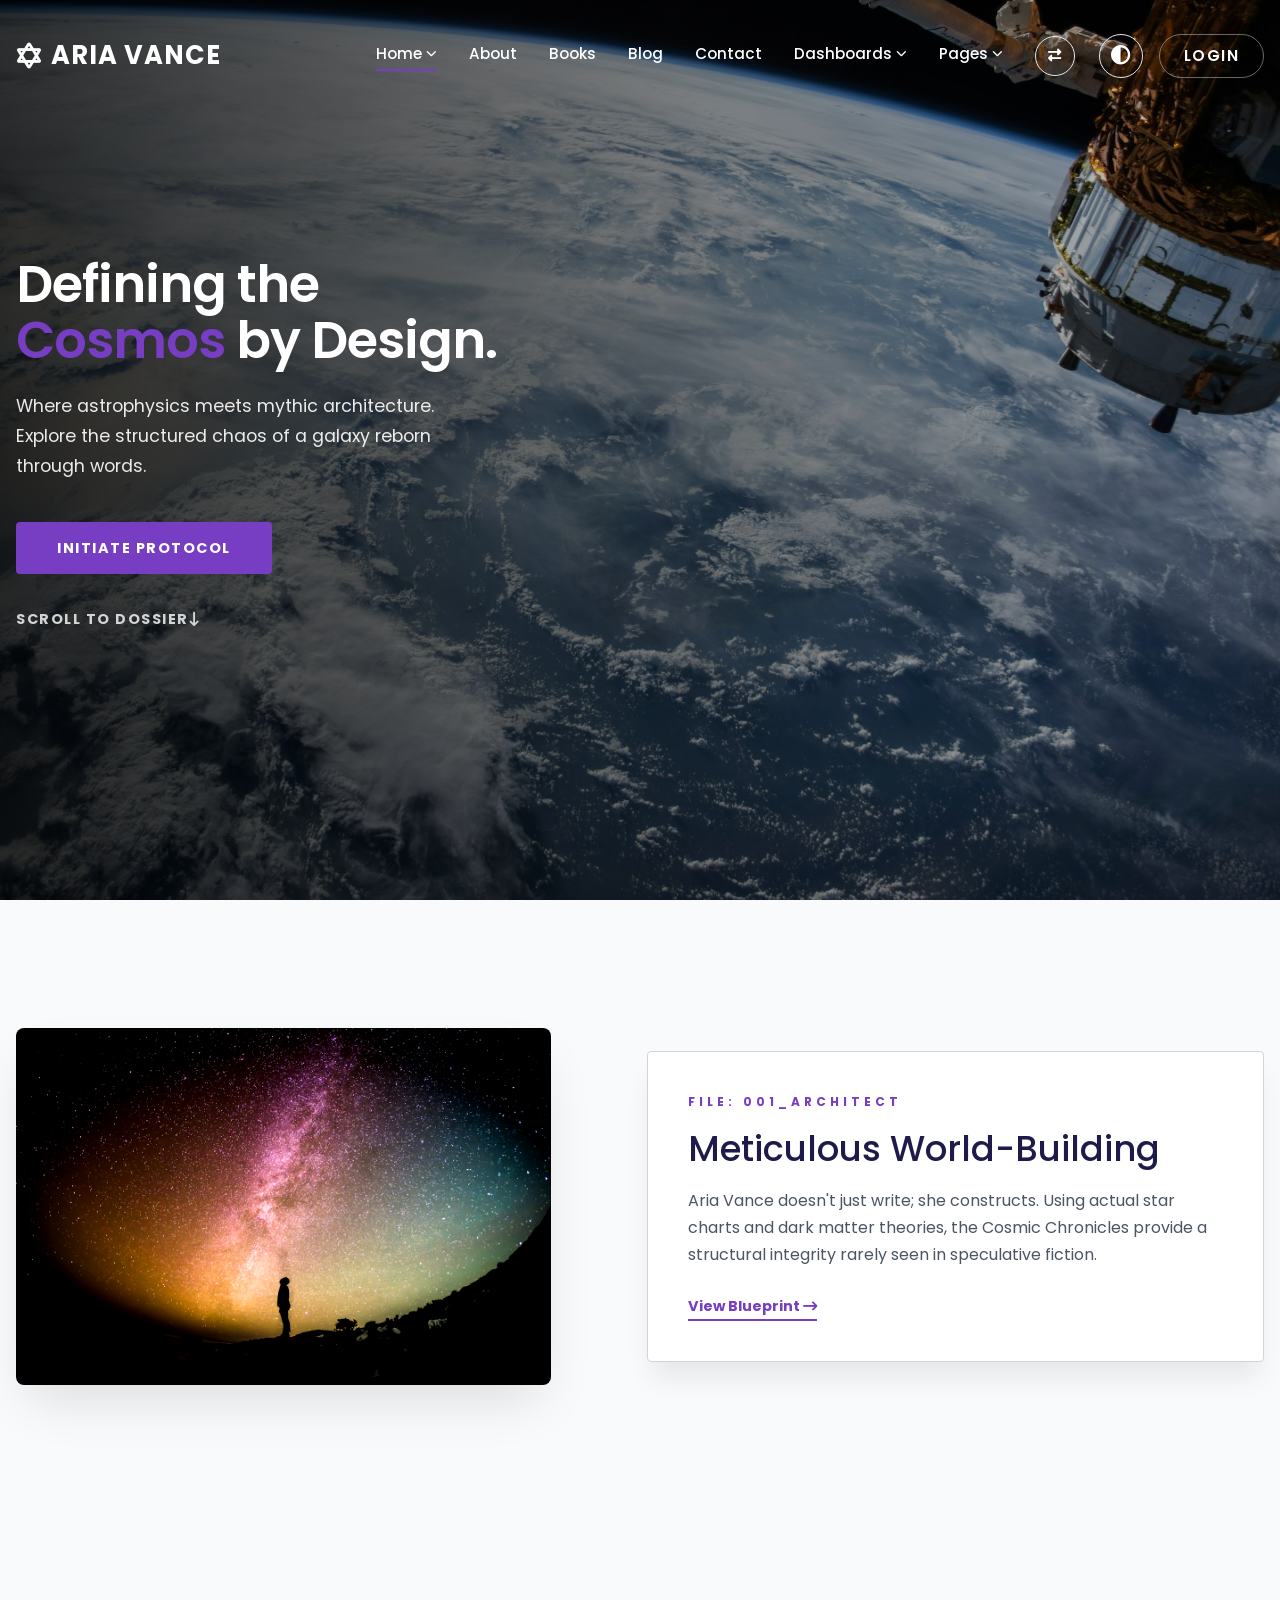
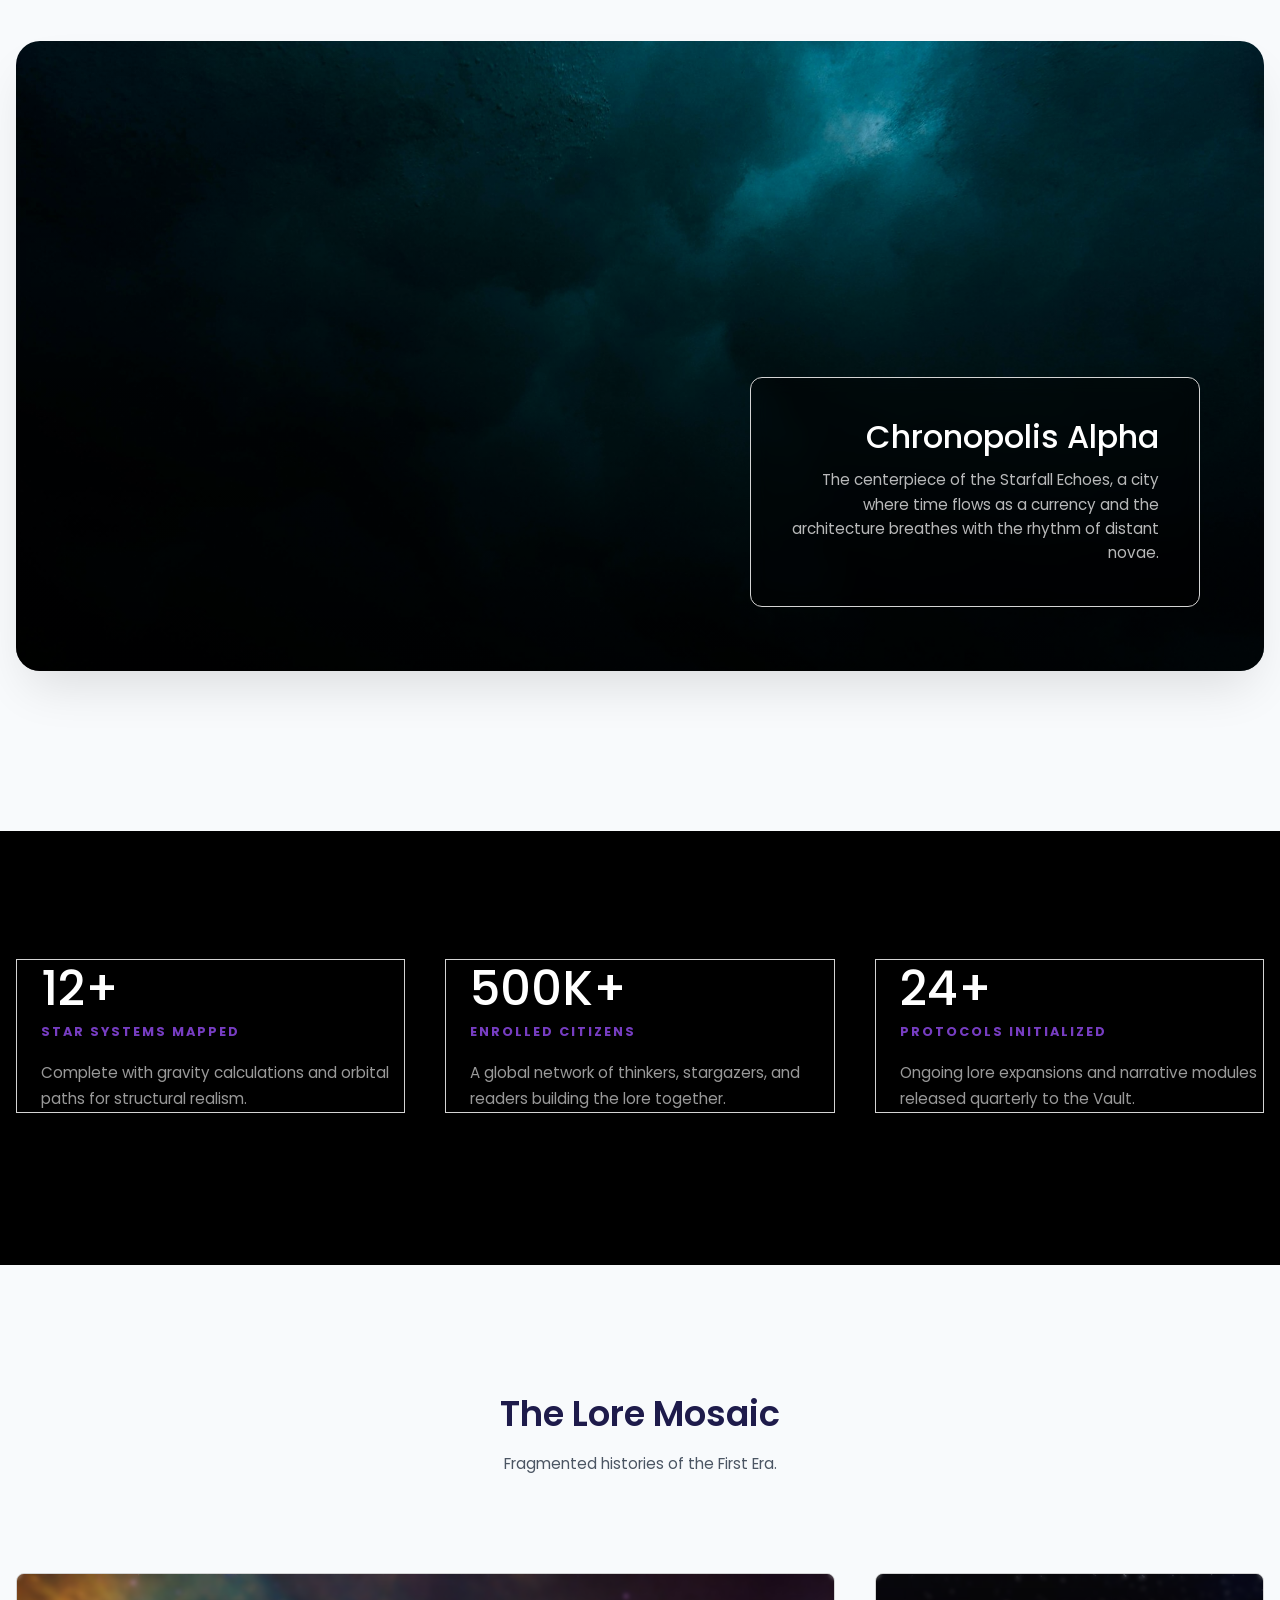
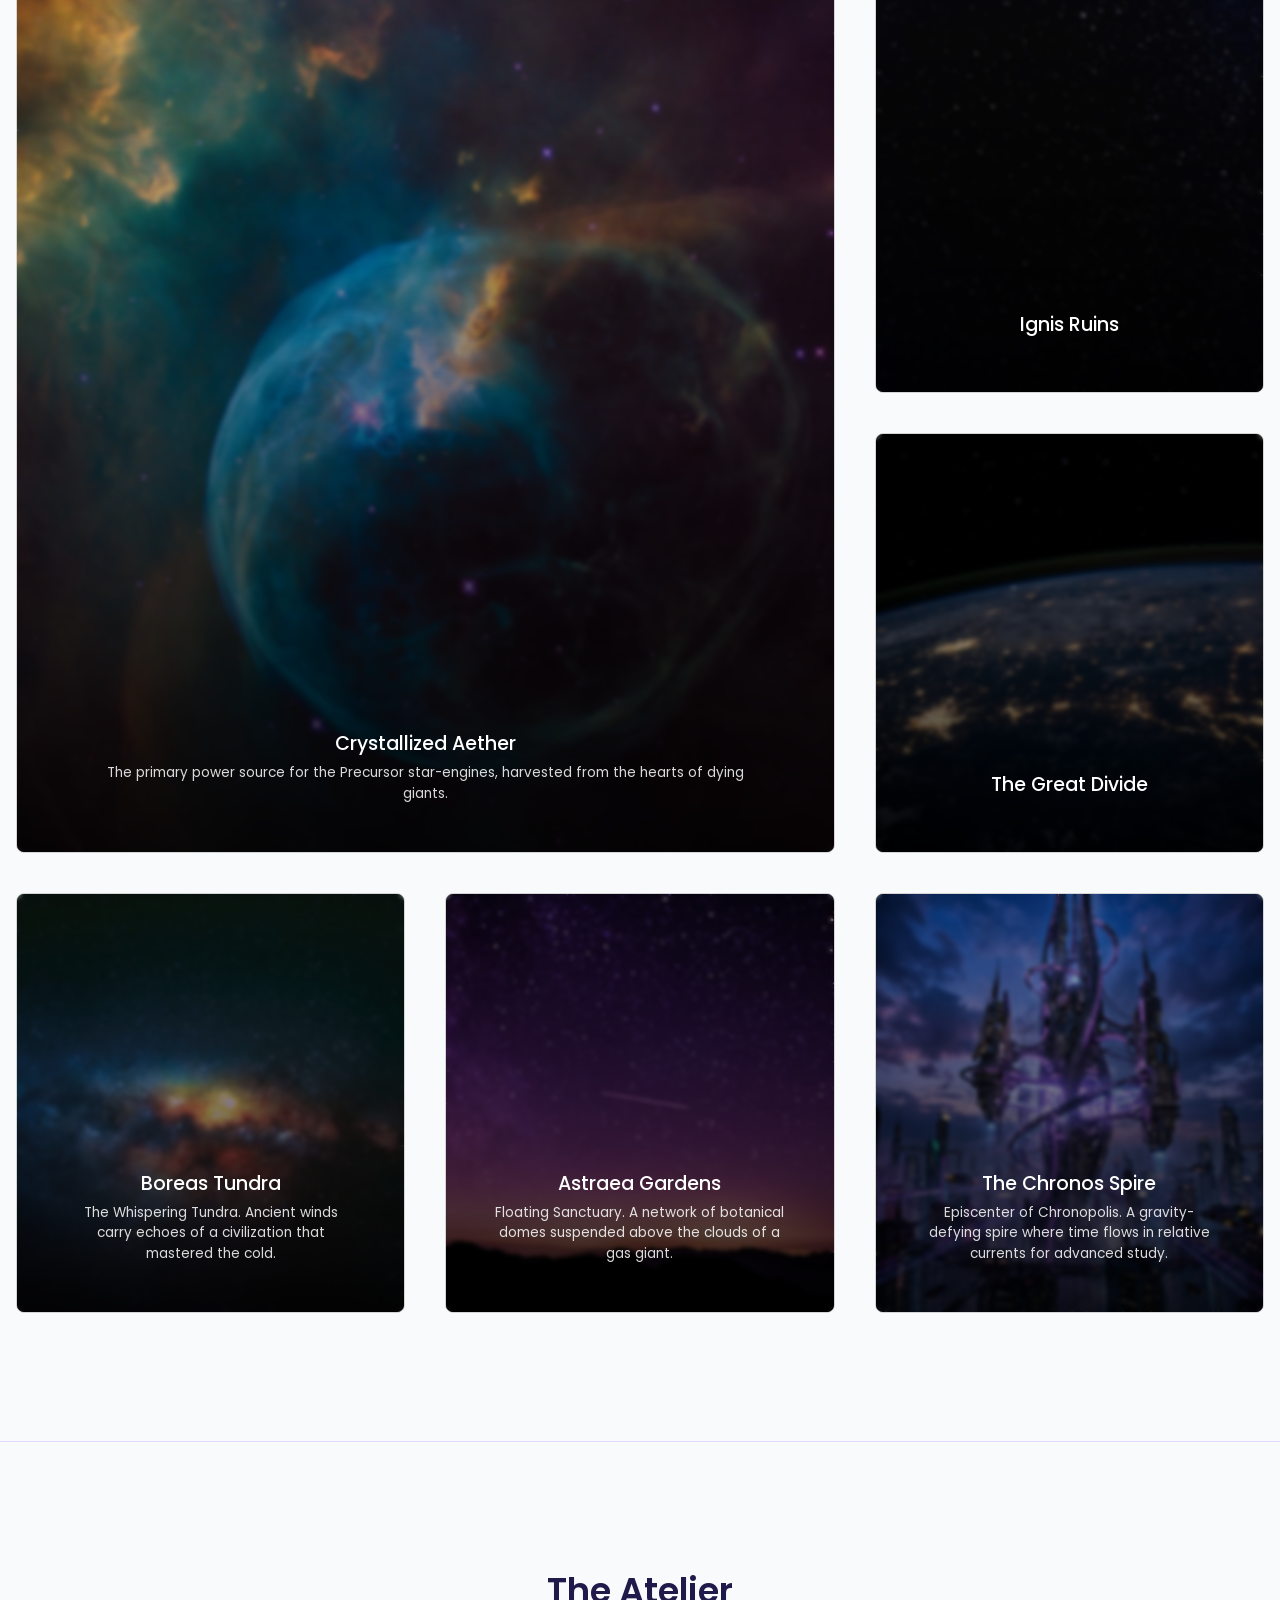
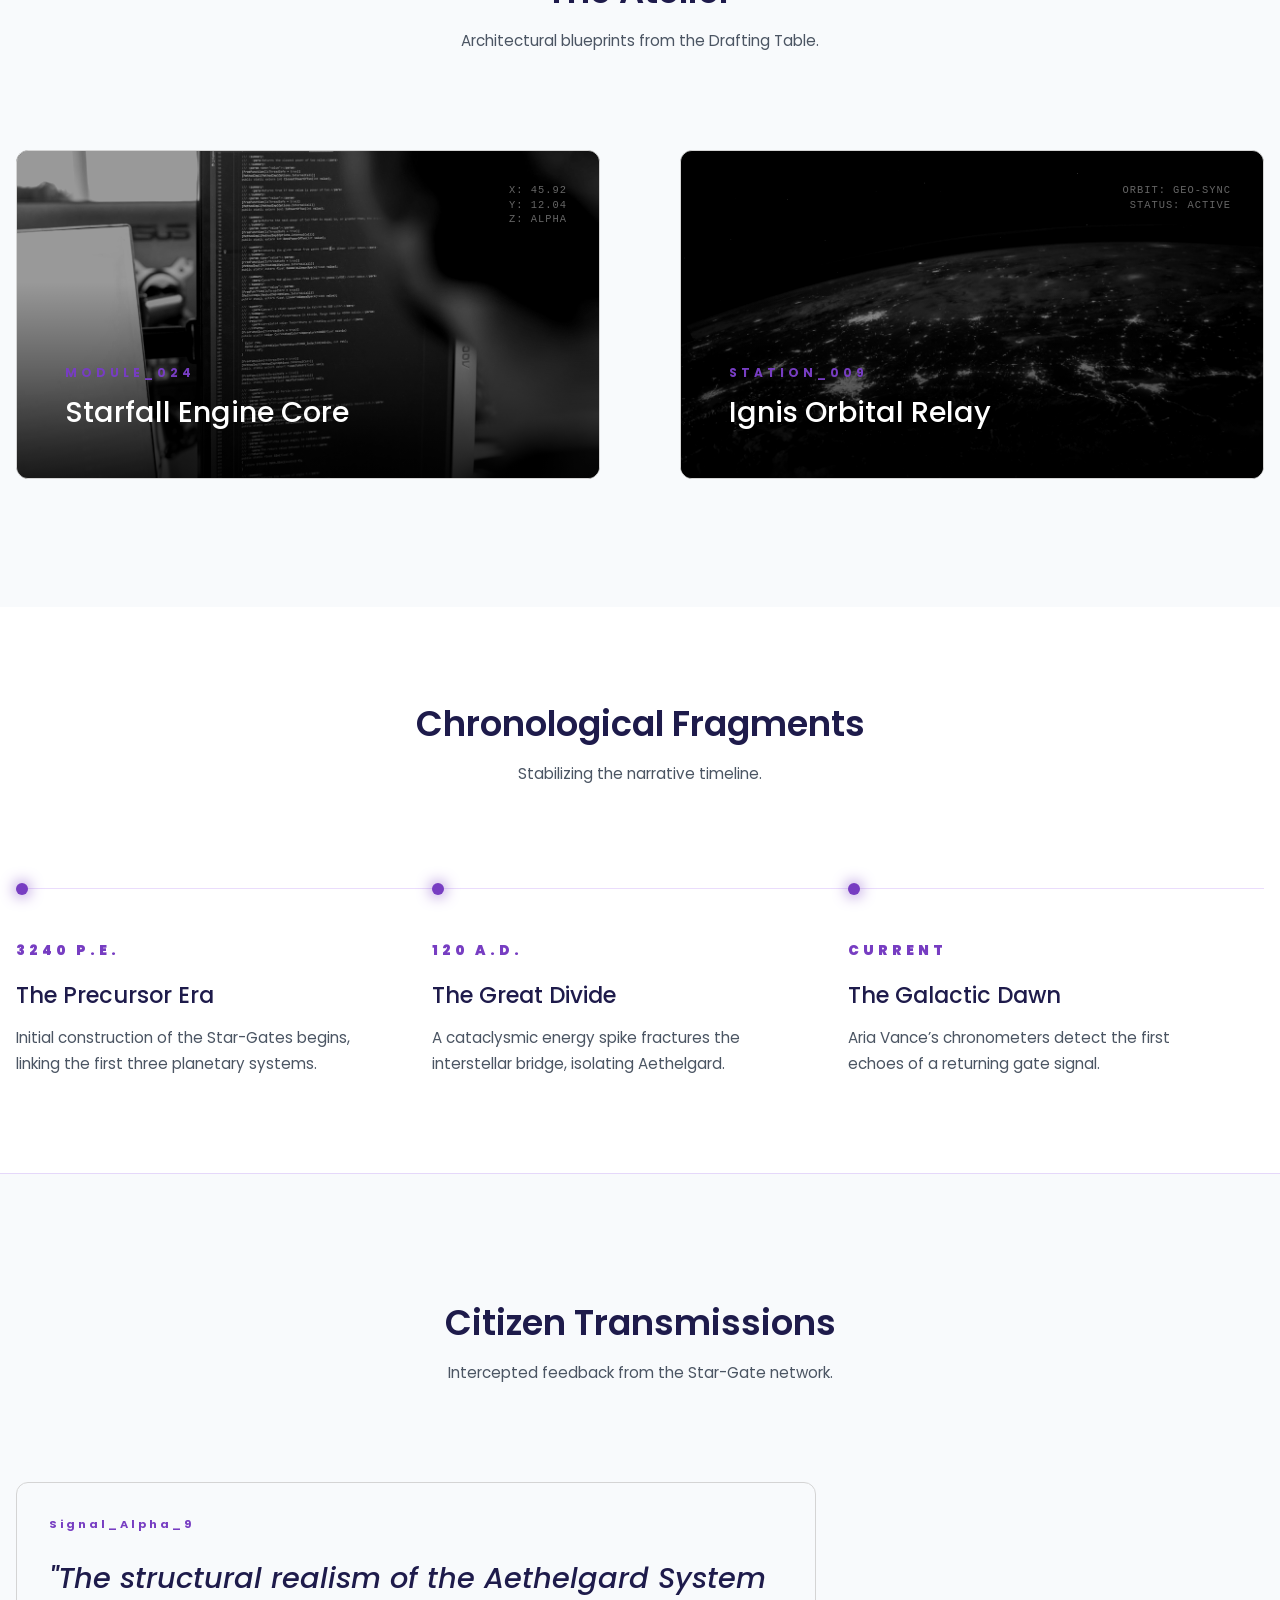
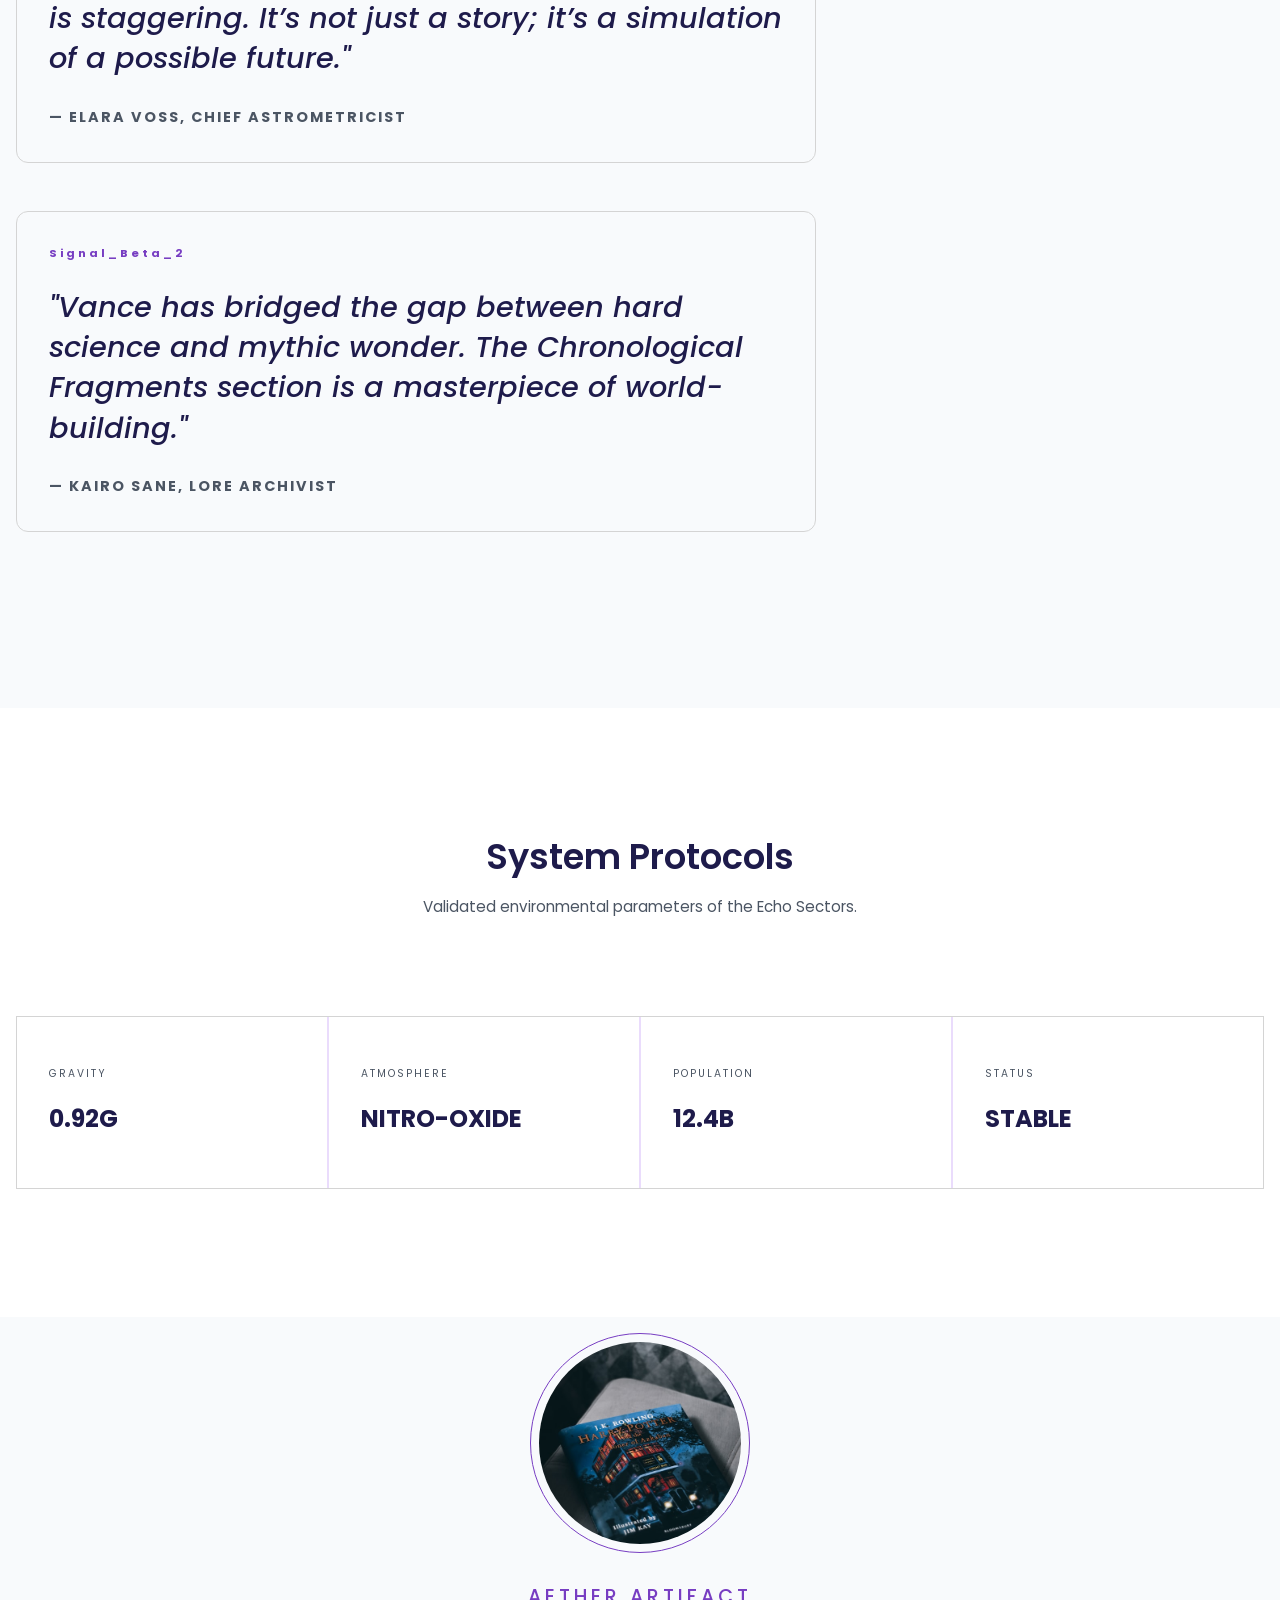
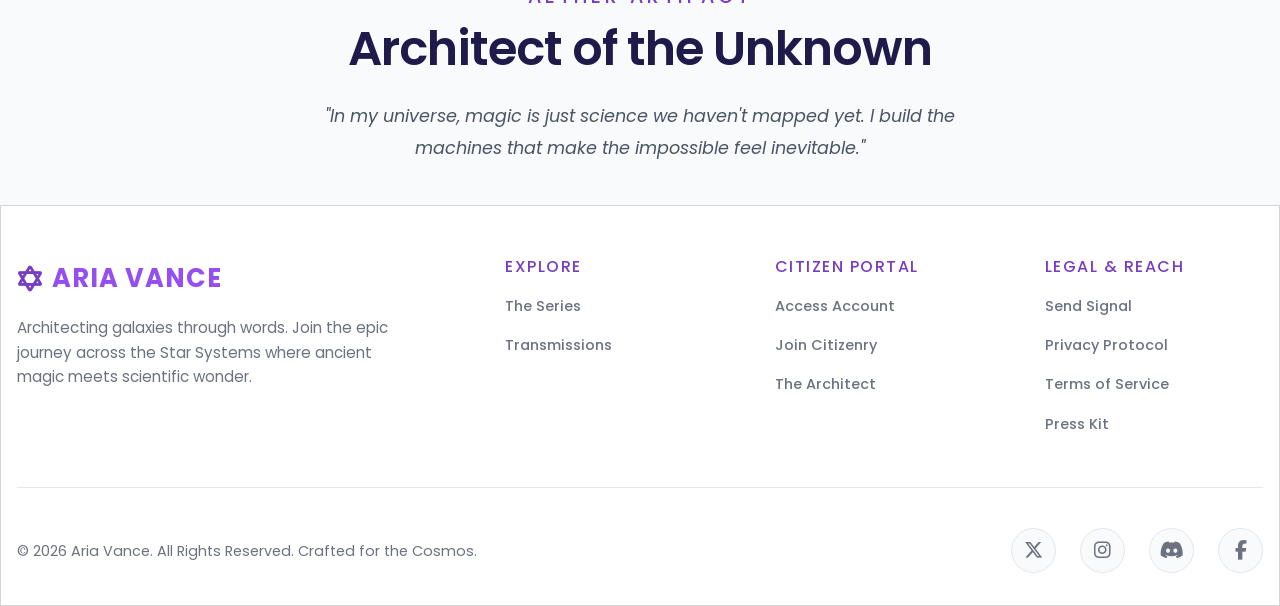
<file: pages/index-2.html>
<!DOCTYPE html>
<html lang="en" dir="ltr" data-theme="dark">

<head>
  <meta charset="UTF-8">
  <meta name="viewport" content="width=device-width, initial-scale=1.0">
  <title>Aria Vance | The Architect Redefining Worlds</title>

  <meta name="keywords" content="Aria Vance, Science Fiction Author, Fantasy Author, Cosmic Chronicles, The Stellar Void, Books, Sci-Fi Novels">
  <meta name="author" content="Aria Vance">
  <meta property="og:title" content="Aria Vance | The Architect Redefining Worlds">
  <meta property="og:description" content="Official website of Aria Vance, author of The Cosmic Chronicles. Explore books, the universe, and join the Vault.">
  <meta property="og:type" content="website">
  <meta property="og:url" content="https://ariavance.com">
  <meta property="og:image" content="../assets/images/content/unsplash-14.jpg">
  <meta name="twitter:card" content="summary_large_image">
  <meta name="twitter:title" content="Aria Vance | The Architect Redefining Worlds">
  <meta name="twitter:description" content="Official website of Aria Vance, author of The Cosmic Chronicles. Explore books, the universe, and join the Vault.">
  <meta name="twitter:image" content="../assets/images/content/unsplash-14.jpg">
  <link rel="canonical" href="https://ariavance.com">
  <link rel="icon" type="image/png" href="../assets/images/favicon.png">

  <!-- Fonts -->
  <link rel="preconnect" href="https://fonts.googleapis.com">
  <link rel="preconnect" href="https://fonts.gstatic.com" crossorigin>
  <link href="https://fonts.googleapis.com/css2?family=Poppins:wght@300;400;500;600;700;850&display=swap"
    rel="stylesheet">

  <!-- CSS -->
  <link rel="stylesheet" href="../assets/css/style.css">
  <link rel="stylesheet" href="../assets/css/dark-mode.css">
  <link rel="stylesheet" href="../assets/css/index-2.css">

  <!-- Font Awesome -->
  <link rel="stylesheet" href="https://cdnjs.cloudflare.com/ajax/libs/font-awesome/6.5.1/css/all.min.css">
  <link href="https://unpkg.com/aos@2.3.1/dist/aos.css" rel="stylesheet">
  <!-- RTL Support Settings -->
  <link rel="stylesheet" href="../assets/css/rtl.css">
</head>

<body id="architect-page">

  <!-- Site Header (Synchronized) -->
  <header class="site-header navbar-transparent-light">
    <div class="container navbar">
      <a href="index.html" class="brand-logo">
        <i class="fa-solid fa-star-of-david text-accent"></i> ARIA VANCE
      </a>

      <button class="mobile-toggle" aria-label="Toggle Menu"><i class="fa-solid fa-bars"></i></button>

      <nav class="nav-menu">
        <!-- Home Dropdown -->
        <div class="nav-item-dropdown">
          <a class="nav-link dropdown-toggle active">Home <i class="fa-solid fa-chevron-down"
              style="font-size: 0.7em;"></i></a>
          <div class="dropdown-menu">
            <a href="index.html" class="dropdown-item">Home 1 (Default)</a>
            <a href="index-2.html" class="dropdown-item active">Home 2 (Split)</a>
          </div>
        </div>
        <a href="about.html" class="nav-link">About</a>
        <a href="books.html" class="nav-link">Books</a>
        <a href="blog.html" class="nav-link">Blog</a>
        <a href="contact.html" class="nav-link">Contact</a>

        <!-- Dashboards Dropdown -->
        <div class="nav-item-dropdown">
          <a class="nav-link dropdown-toggle">Dashboards <i class="fa-solid fa-chevron-down"
              style="font-size: 0.7em;"></i></a>
          <div class="dropdown-menu">
            <a href="dashboard.html" class="dropdown-item">User Dashboard</a>
            <a href="admin-dashboard.html" class="dropdown-item">Admin Dashboard</a>
          </div>
        </div>

        
        <!-- Pages Dropdown -->
        <div class="nav-item-dropdown">
          <a class="nav-link dropdown-toggle">Pages <i class="fa-solid fa-chevron-down" style="font-size: 0.7em;"></i></a>
          <div class="dropdown-menu">
            <a href="404.html" class="dropdown-item">404 Error</a>
            <a href="coming-soon.html" class="dropdown-item">Coming Soon</a>
          </div>
        </div>
        <div class="nav-actions">
          <button class="dir-toggle" aria-label="Toggle RTL/LTR"
            style="border-color: var(--color-border); color: var(--color-text); margin-right: 0.5rem; background: transparent; border-radius: 50%; width: 40px; height: 40px; border: 1px solid var(--color-border); display: inline-flex; justify-content: center; align-items: center; cursor: pointer; transition: all 0.3s ease;"><i
              class="fa-solid fa-right-left"></i></button>
          <button class="theme-toggle" aria-label="Toggle Dark Mode"
            style="border-color: var(--color-border); color: var(--color-text);"><i
              class="fa-solid fa-circle-half-stroke"></i></button>
          <a href="login.html" class="btn btn-outline" style="padding: 0.5rem 1.5rem;">Login</a>
        </div>
      </nav>
    </div>
  </header>

  <main>
    <section class="v2-hero">
      <div class="hero-bg">
        <img src="../assets/images/content/unsplash-1.jpg"
          alt="Cosmic Vision">
      </div>
      <div class="container">
        <div data-aos="fade-up" data-aos-duration="1500" style="max-width: 700px;">
          <span class="hero-subtitle-v2" style="color: var(--color-accent); font-weight: 700;">Aria Vance
            Presents</span>
          <h1 class="hero-title-v2">Defining the<br><span class="text-accent">Cosmos</span> by Design.</h1>
          <p>Where astrophysics meets mythic architecture. Explore the structured chaos of a galaxy reborn through
            words.</p>
          <div class="hero-actions">
            <a href="books.html" class="btn btn-accent">Initiate Protocol</a>
            <a href="#dossier" class="btn btn-scroll-link">Scroll to Dossier <i class="fa-solid fa-arrow-down-long ms-2"></i></a>
          </div>
        </div>
      </div>
    </section>

    <!-- Section 2: Structural Dossier -->
    <section id="dossier" class="dossier-section">
      <div class="container">
        <div class="dossier-grid">
          <div class="dossier-image">
            <img src="../assets/images/content/unsplash-25.jpg"
              alt="Observatory Telescope" data-aos="fade-right">
          </div>
          <div class="dossier-content" data-aos="fade-left" data-aos-delay="200">
            <span class="text-accent dossier-label">File: 001_Architect</span>
            <h2 class="dossier-title">Meticulous World-Building</h2>
            <p class="dossier-text">Aria Vance doesn't just write; she constructs. Using actual star charts and dark
              matter theories, the Cosmic Chronicles provide a structural integrity rarely seen in speculative fiction.
            </p>
            <a href="about.html" class="text-accent dossier-link">View Blueprint <i
                class="fa-solid fa-arrow-right-long ms-2"></i></a>
          </div>
        </div>
      </div>
    </section>

    <!-- Section 3: The Chronopolis -->
    <section class="chronopolis">
      <div class="container">
        <div class="chrono-visual" data-aos="zoom-out" data-aos-duration="2000"
          style="background-image: url('../assets/images/content/unsplash-26.jpg');">
          <div class="chrono-caption" data-aos="fade-up">
            <h3 class="chrono-title">Chronopolis Alpha</h3>
            <p class="chrono-text">The centerpiece of the Starfall Echoes, a city where time flows as a currency and the
              architecture breathes with the rhythm of distant novae.</p>
          </div>
        </div>
      </div>
    </section>

    <!-- Section 4: Architectural Stats -->
    <section class="architect-stats">
      <div class="container">
        <div class="grid-3">
          <div class="stat-box-modern" data-aos="fade-up">
            <h4>12+</h4>
            <span>Star Systems Mapped</span>
            <p>Complete with gravity calculations and orbital paths for structural realism.</p>
          </div>
          <div class="stat-box-modern" data-aos="fade-up" data-aos-delay="200">
            <h4>500K+</h4>
            <span>Enrolled Citizens</span>
            <p>A global network of thinkers, stargazers, and readers building the lore together.</p>
          </div>
          <div class="stat-box-modern" data-aos="fade-up" data-aos-delay="400">
            <h4>24+</h4>
            <span>Protocols Initialized</span>
            <p>Ongoing lore expansions and narrative modules released quarterly to the Vault.</p>
          </div>
        </div>
      </div>
    </section>

    <!-- Section 5: The Lore Mosaic -->
    <section class="section lore-mosaic-section">
      <div class="container">
        <div class="section-header mb-5" data-aos="fade-up">
          <h2 class="mosaic-main-title">The Lore Mosaic</h2>
          <p class="mosaic-main-subtitle">Fragmented histories of the First Era.</p>
        </div>
        <div class="mosaic-grid">
          <div class="mosaic-item large" data-aos="zoom-in">
            <img src="../assets/images/content/unsplash-27.jpg"
              alt="Nebula Core">
            <div class="mosaic-overlay">
              <h4 class="mosaic-item-title">Crystallized Aether</h4>
              <p class="mosaic-item-text">The primary power source for the Precursor star-engines, harvested from the
                hearts of dying giants.</p>
            </div>
          </div>
          <div class="mosaic-item" data-aos="fade-up">
            <img src="../assets/images/content/unsplash-28.jpg"
              alt="Ignis Ruins">
            <div class="mosaic-overlay">
              <h4 class="mosaic-item-title">Ignis Ruins</h4>
            </div>
          </div>
          <div class="mosaic-item" data-aos="fade-up" data-aos-delay="200">
            <img src="../assets/images/content/unsplash-29.jpg"
              alt="Space Structure">
            <div class="mosaic-overlay">
              <h4 class="mosaic-item-title">The Great Divide</h4>
            </div>
          </div>
          <div class="mosaic-item" data-aos="fade-up" data-aos-delay="400">
            <img src="../assets/images/content/unsplash-30.jpg"
              alt="Boreas Tundra">
            <div class="mosaic-overlay">
              <h4 class="mosaic-item-title">Boreas Tundra</h4>
              <p class="mosaic-item-text">The Whispering Tundra. Ancient winds carry echoes of a civilization that
                mastered the cold.</p>
            </div>
          </div>
          <div class="mosaic-item" data-aos="fade-up" data-aos-delay="600">
            <img src="../assets/images/content/unsplash-31.jpg"
              alt="Astraea Gardens">
            <div class="mosaic-overlay">
              <h4 class="mosaic-item-title">Astraea Gardens</h4>
              <p class="mosaic-item-text">Floating Sanctuary. A network of botanical domes suspended above the clouds of
                a gas giant.</p>
            </div>
          </div>
          <div class="mosaic-item" data-aos="fade-up" data-aos-delay="800">
            <img src="../assets/images/content/chronos-spire.png"
              alt="The Chronos Spire">
            <div class="mosaic-overlay">
              <h4 class="mosaic-item-title">The Chronos Spire</h4>
              <p class="mosaic-item-text">Episcenter of Chronopolis. A gravity-defying spire where time flows in relative currents for advanced study.</p>
            </div>
          </div>
        </div>
      </div>
    </section>

    <!-- Section: The Atelier (Concept Art) -->
    <section class="section atelier-section">
      <div class="container">
        <div class="section-header mb-5" data-aos="fade-up">
          <h2 class="mosaic-main-title">The Atelier</h2>
          <p class="mosaic-main-subtitle">Architectural blueprints from the Drafting Table.</p>
        </div>
        <div class="atelier-grid">
          <div class="blueprint-card" data-aos="fade-right">
            <img src="../assets/images/content/unsplash-32.jpg"
              alt="Engine Blueprint">
            <div class="blueprint-overlay">
              <span class="blueprint-tag">Module_024</span>
              <h4 class="blueprint-title">Starfall Engine Core</h4>
            </div>
            <div class="blueprint-details">
              X: 45.92<br>Y: 12.04<br>Z: ALPHA
            </div>
          </div>
          <div class="blueprint-card" data-aos="fade-left" data-aos-delay="200">
            <img src="../assets/images/content/unsplash-33.jpg"
              alt="Orbital Station">
            <div class="blueprint-overlay">
              <span class="blueprint-tag">Station_009</span>
              <h4 class="blueprint-title">Ignis Orbital Relay</h4>
            </div>
            <div class="blueprint-details">
              ORBIT: GEO-SYNC<br>STATUS: ACTIVE
            </div>
          </div>
        </div>
      </div>
    </section>

    <!-- Section: Chronological Fragments (Timeline) -->
    <section class="section timeline-section">
      <div class="container">
        <div class="section-header mb-5" data-aos="fade-up">
          <h2 class="mosaic-main-title">Chronological Fragments</h2>
          <p class="mosaic-main-subtitle">Stabilizing the narrative timeline.</p>
        </div>
        <div class="timeline-horizontal" data-aos="fade-up">
          <div class="timeline-event">
            <span class="timeline-date">3240 P.E.</span>
            <h4 class="timeline-title">The Precursor Era</h4>
            <p class="timeline-desc">Initial construction of the Star-Gates begins, linking the first three planetary
              systems.</p>
          </div>
          <div class="timeline-event">
            <span class="timeline-date">120 A.D.</span>
            <h4 class="timeline-title">The Great Divide</h4>
            <p class="timeline-desc">A cataclysmic energy spike fractures the interstellar bridge, isolating Aethelgard.
            </p>
          </div>
          <div class="timeline-event">
            <span class="timeline-date">CURRENT</span>
            <h4 class="timeline-title">The Galactic Dawn</h4>
            <p class="timeline-desc">Aria Vance’s chronometers detect the first echoes of a returning gate signal.</p>
          </div>
        </div>
      </div>
    </section>

    <!-- Section: Citizen Transmissions (Testimonials) -->
    <section class="section transmissions-section">
      <div class="container">
        <div class="section-header mb-5" data-aos="fade-up">
          <h2 class="mosaic-main-title">Citizen Transmissions</h2>
          <p class="mosaic-main-subtitle">Intercepted feedback from the Star-Gate network.</p>
        </div>
        <div class="transmissions-list">
          <div class="transmission-item" data-aos="fade-up">
            <span class="transmission-label">Signal_Alpha_9</span>
            <p class="transmission-text">"The structural realism of the Aethelgard System is staggering. It’s not just a
              story; it’s a simulation of a possible future."</p>
            <span class="transmission-author">— ELARA VOSS, CHIEF ASTROMETRICIST</span>
          </div>
          <div class="transmission-item" data-aos="fade-up" data-aos-delay="200">
            <span class="transmission-label">Signal_Beta_2</span>
            <p class="transmission-text">"Vance has bridged the gap between hard science and mythic wonder. The
              Chronological Fragments section is a masterpiece of world-building."</p>
            <span class="transmission-author">— KAIRO SANE, LORE ARCHIVIST</span>
          </div>
        </div>
      </div>
    </section>

    <!-- Section: System Protocols (Technical Stats) -->
    <section class="section protocol-section">
      <div class="container">
        <div class="section-header mb-5" data-aos="fade-up">
          <h2 class="mosaic-main-title">System Protocols</h2>
          <p class="mosaic-main-subtitle">Validated environmental parameters of the Echo Sectors.</p>
        </div>
        <div class="protocol-grid" data-aos="zoom-in">
          <div class="protocol-card">
            <span class="protocol-key">GRAVITY</span>
            <div class="protocol-value">0.92G</div>
          </div>
          <div class="protocol-card">
            <span class="protocol-key">ATMOSPHERE</span>
            <div class="protocol-value">NITRO-OXIDE</div>
          </div>
          <div class="protocol-card">
            <span class="protocol-key">POPULATION</span>
            <div class="protocol-value">12.4B</div>
          </div>
          <div class="protocol-card">
            <span class="protocol-key">STATUS</span>
            <div class="protocol-value">STABLE</div>
          </div>
        </div>
      </div>
    </section>

    <!-- Section 6: Philosophy Spotlight -->
    <section class="section philosophy-section">
      <div class="container text-center">
        <div data-aos="zoom-in" style="margin-bottom: 2rem;text-align: -webkit-center;">
          <img src="../assets/images/content/unsplash-34.jpg"
            alt="Aether Artifact"
            style="width: 220px; height: 220px; object-fit: cover; border-radius: 50%; border: 1px solid var(--color-accent); padding: 8px;">
        </div>
        <h2 class="philosophy-label">Aether Artifact</h2>
        <h3 class="philosophy-title">Architect of the Unknown</h3>
        <p class="philosophy-text">"In my universe, magic is just science we haven't mapped yet. I build the machines
          that make the impossible feel inevitable."</p>
      </div>
    </section>

  </main>

  <!-- Section 8: Global Footer (Synchronized) -->
  <footer class="site-footer">
    <div class="container">
      <div class="footer-grid">
        <div class="footer-brand" data-aos="fade-up">
          <a href="index.html" class="brand-logo">
            <i class="fa-solid fa-star-of-david text-accent"></i> ARIA VANCE
          </a>
          <p>Architecting galaxies through words. Join the epic journey across the Star Systems where ancient magic meets scientific wonder.</p>
        </div>
        <div class="footer-column" data-aos="fade-up" data-aos-delay="100">
          <h4>Explore</h4>
          <ul class="footer-links">
            <li><a href="books.html">The Series</a></li>
            <li><a href="blog.html">Transmissions</a></li>
          </ul>
        </div>
        <div class="footer-column" data-aos="fade-up" data-aos-delay="200">
          <h4>Citizen Portal</h4>
          <ul class="footer-links">
            <li><a href="login.html">Access Account</a></li>
            <li><a href="register.html">Join Citizenry</a></li>
            <li><a href="about.html">The Architect</a></li>
          </ul>
        </div>
        <div class="footer-column" data-aos="fade-up" data-aos-delay="300">
          <h4>Legal & Reach</h4>
          <ul class="footer-links">
            <li><a href="contact.html">Send Signal</a></li>
            <li><a href="#">Privacy Protocol</a></li>
            <li><a href="#">Terms of Service</a></li>
            <li><a href="#">Press Kit</a></li>
          </ul>
        </div>
      </div>
      <div class="footer-bottom">
        <p class="text-muted">&copy; 2026 Aria Vance. All Rights Reserved. Crafted for the Cosmos.</p>
        <div class="footer-socials">
          <a href="#" class="social-link" aria-label="Twitter"><i class="fa-brands fa-x-twitter"></i></a>
          <a href="#" class="social-link" aria-label="Instagram"><i class="fa-brands fa-instagram"></i></a>
          <a href="#" class="social-link" aria-label="Discord"><i class="fa-brands fa-discord"></i></a>
          <a href="#" class="social-link" aria-label="Facebook"><i class="fa-brands fa-facebook-f"></i></a>
        </div>
      </div>
    </div>
  </footer>

  <script src="../assets/js/main.js"></script>
  <script src="https://unpkg.com/aos@2.3.1/dist/aos.js"></script>
  <script src="../assets/js/index-2.js"></script>
  <!-- RTL Support Script -->
  <script src="../assets/js/rtl-ltr.js"></script>
</body>

</html>
</file>
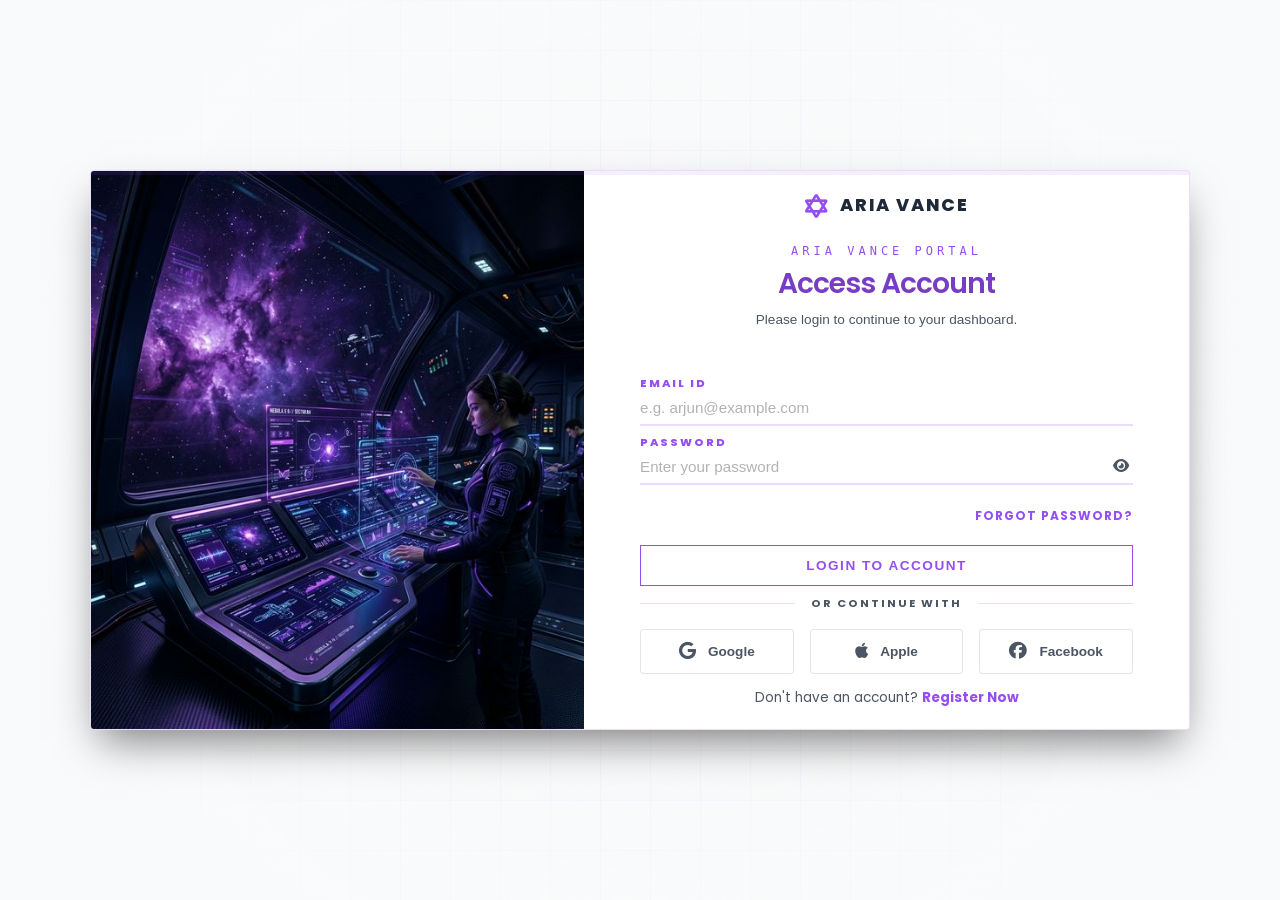
<file: pages/login.html>
<!DOCTYPE html>
<html dir="ltr" lang="en" data-theme="light">
<head>
  <meta charset="UTF-8">
  <meta name="viewport" content="width=device-width, initial-scale=1.0">
  <title>Login | Aria Vance Vault</title>

  <meta name="keywords" content="Aria Vance, Science Fiction Author, Fantasy Author, Cosmic Chronicles, The Stellar Void, Books, Sci-Fi Novels">
  <meta name="author" content="Aria Vance">
  <meta property="og:title" content="Login | Aria Vance Vault">
  <meta property="og:description" content="Official website of Aria Vance, author of The Cosmic Chronicles. Explore books, the universe, and join the Vault.">
  <meta property="og:type" content="website">
  <meta property="og:url" content="https://ariavance.com">
  <meta property="og:image" content="../assets/images/content/unsplash-14.jpg">
  <meta name="twitter:card" content="summary_large_image">
  <meta name="twitter:title" content="Login | Aria Vance Vault">
  <meta name="twitter:description" content="Official website of Aria Vance, author of The Cosmic Chronicles. Explore books, the universe, and join the Vault.">
  <meta name="twitter:image" content="../assets/images/content/unsplash-14.jpg">
  <link rel="canonical" href="https://ariavance.com">
  <link rel="icon" type="image/png" href="../assets/images/favicon.png">
  
  <link rel="stylesheet" href="../assets/css/style.css">
  <link rel="stylesheet" href="../assets/css/dark-mode.css">
  <link rel="stylesheet" href="../assets/css/auth.css">
  
  <!-- Font Awesome Icons -->
  <link rel="stylesheet" href="https://cdnjs.cloudflare.com/ajax/libs/font-awesome/6.5.1/css/all.min.css">
  <!-- RTL Support Settings -->
  <link rel="stylesheet" href="../assets/css/rtl.css">
</head>
<body class="auth-wrapper">

  <!-- Technical Blueprint Background -->
  <div class="auth-blueprint-bg"></div>


  <main class="auth-main-tech">

    <div class="monolithic-card">
        <div class="scanning-bar" style="position: absolute; top: 0; left: 0; z-index: 100;">
            <div class="scanning-line"></div>
        </div>

        <!-- Technical Visual Side -->
        <div class="monolith-visual-side">
            <img src="../assets/images/auth-login.png" class="visual-side-bg" alt="Nebula Background">
            <div class="visual-side-overlay"></div>
        </div>

        <div class="monolith-content">
            <a href="index.html" class="auth-form-logo">
                <i class="fa-solid fa-star-of-david"></i>
                <span>ARIA VANCE</span>
            </a>
            <header class="monolith-header">
                <span class="monolith-brand">Aria Vance Portal</span>
                <h1 class="monolith-title">Access Account</h1>
                <p class="monolith-subtitle">Please login to continue to your dashboard.</p>
            </header>

            <form action="dashboard.html" method="GET" class="tech-form">
                <div class="form-group">
                  <label class="tech-label">Email ID</label>
                  <input type="email" class="tech-input" placeholder="e.g. arjun@example.com" required>
                </div>
                
                <div class="form-group">
                    <label class="tech-label">Password</label>
                    <div class="password-wrapper">
                        <input type="password" class="tech-input" id="password" placeholder="Enter your password" required>
                        <i class="fa-solid fa-eye password-toggle" id="togglePassword"></i>
                    </div>
                    <div style="text-align: right; margin-top: 1rem;">
                        <a href="#" style="font-size: 0.75rem; color: var(--auth-accent); text-transform: uppercase; letter-spacing: 1px; font-weight: 700;">Forgot Password?</a>
                    </div>
                </div>
                
                <button type="submit" class="btn-tech">Login to Account</button>

                <div class="social-auth-section">
                    <div class="social-separator">OR CONTINUE WITH</div>
                    <div class="social-btns-grid">
                        <button type="button" class="btn-social">
                            <i class="fa-brands fa-google"></i> Google
                        </button>
                        <button type="button" class="btn-social">
                            <i class="fa-brands fa-apple"></i> Apple
                        </button>
                        <button type="button" class="btn-social">
                            <i class="fa-brands fa-facebook"></i> Facebook
                        </button>
                    </div>
                </div>
            </form>

            <footer class="monolith-footer">
              <p>Don't have an account? <a href="register.html">Register Now</a></p>
            </footer>
        </div>
    </div>
  </main>


  <script src="../assets/js/main.js"></script>
  <!-- AOS Animation Script -->
  <script src="https://unpkg.com/aos@2.3.1/dist/aos.js"></script>
  <script src="../assets/js/login.js"></script>
  <!-- RTL Support Script -->
  <script src="../assets/js/rtl-ltr.js"></script>
</body>
</html>
</file>
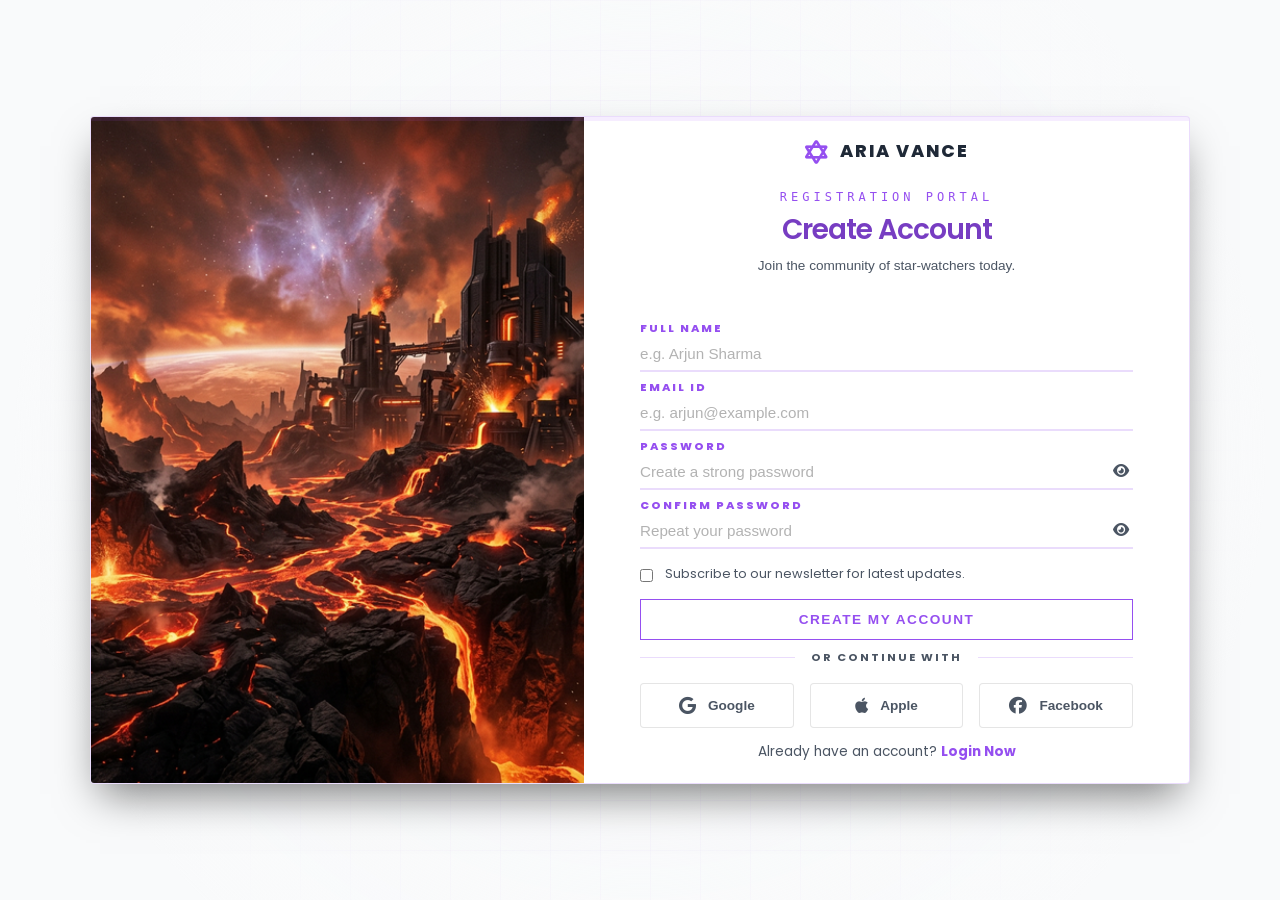
<file: pages/register.html>
<!DOCTYPE html>
<html dir="ltr" lang="en" data-theme="light">
<head>
  <meta charset="UTF-8">
  <meta name="viewport" content="width=device-width, initial-scale=1.0">
  <title>Register | Aria Vance</title>

  <meta name="keywords" content="Aria Vance, Science Fiction Author, Fantasy Author, Cosmic Chronicles, The Stellar Void, Books, Sci-Fi Novels">
  <meta name="author" content="Aria Vance">
  <meta property="og:title" content="Register | Aria Vance">
  <meta property="og:description" content="Official website of Aria Vance, author of The Cosmic Chronicles. Explore books, the universe, and join the Vault.">
  <meta property="og:type" content="website">
  <meta property="og:url" content="https://ariavance.com">
  <meta property="og:image" content="../assets/images/content/unsplash-14.jpg">
  <meta name="twitter:card" content="summary_large_image">
  <meta name="twitter:title" content="Register | Aria Vance">
  <meta name="twitter:description" content="Official website of Aria Vance, author of The Cosmic Chronicles. Explore books, the universe, and join the Vault.">
  <meta name="twitter:image" content="../assets/images/content/unsplash-14.jpg">
  <link rel="canonical" href="https://ariavance.com">
  <link rel="icon" type="image/png" href="../assets/images/favicon.png">
  
  <!-- AOS Animation CSS -->
  <link href="https://unpkg.com/aos@2.3.1/dist/aos.css" rel="stylesheet">
  
  <link rel="stylesheet" href="../assets/css/style.css">
  <link rel="stylesheet" href="../assets/css/dark-mode.css">
  <link rel="stylesheet" href="../assets/css/auth.css">
  
  <!-- Font Awesome Icons -->
  <link rel="stylesheet" href="https://cdnjs.cloudflare.com/ajax/libs/font-awesome/6.5.1/css/all.min.css">
  <!-- RTL Support Settings -->
  <link rel="stylesheet" href="../assets/css/rtl.css">
</head>
<body class="auth-wrapper">

  <!-- Technical Blueprint Background -->
  <div class="auth-blueprint-bg"></div>


  <main class="auth-main-tech">

    <div class="monolithic-card">
        <div class="scanning-bar" style="position: absolute; top: 0; left: 0; z-index: 100;">
            <div class="scanning-line"></div>
        </div>

        <!-- Technical Visual Side -->
        <div class="monolith-visual-side">
            <img src="../assets/images/ignis-prime.png" class="visual-side-bg" alt="Ignis Prime Background">
            <div class="visual-side-overlay"></div>
        </div>

        <div class="monolith-content">
            <a href="index.html" class="auth-form-logo">
                <i class="fa-solid fa-star-of-david"></i>
                <span>ARIA VANCE</span>
            </a>
            <header class="monolith-header">
                <span class="monolith-brand">Registration Portal</span>
                <h1 class="monolith-title">Create Account</h1>
                <p class="monolith-subtitle">Join the community of star-watchers today.</p>
            </header>

            <form action="dashboard.html" method="GET" class="tech-form">
                <div class="form-group">
                    <label class="tech-label">Full Name</label>
                    <input type="text" class="tech-input" placeholder="e.g. Arjun Sharma" required>
                </div>

                <div class="form-group">
                    <label class="tech-label">Email ID</label>
                    <input type="email" class="tech-input" placeholder="e.g. arjun@example.com" required>
                </div>
                
                <div class="form-group">
                    <label class="tech-label">Password</label>
                    <div class="password-wrapper">
                        <input type="password" class="tech-input" id="password" placeholder="Create a strong password" required>
                        <i class="fa-solid fa-eye password-toggle" id="togglePassword"></i>
                    </div>
                </div>

                <div class="form-group">
                    <label class="tech-label">Confirm Password</label>
                    <div class="password-wrapper">
                        <input type="password" class="tech-input" id="confirm-password" placeholder="Repeat your password" required>
                        <i class="fa-solid fa-eye password-toggle" id="toggleConfirmPassword"></i>
                    </div>
                </div>

                <div class="form-group" style="display: flex; align-items: flex-start; gap: 0.75rem; margin-top: 1rem;">
                    <input type="checkbox" id="newsletter" style="margin-top: 0.25rem;">
                    <label for="newsletter" style="font-size: 0.8rem; color: var(--auth-text-dim); line-height: 1.4;">Subscribe to our newsletter for latest updates.</label>
                </div>
                
                <button type="submit" class="btn-tech">Create My Account</button>

                <div class="social-auth-section">
                    <div class="social-separator">OR CONTINUE WITH</div>
                    <div class="social-btns-grid">
                        <button type="button" class="btn-social">
                            <i class="fa-brands fa-google"></i> Google
                        </button>
                        <button type="button" class="btn-social">
                            <i class="fa-brands fa-apple"></i> Apple
                        </button>
                        <button type="button" class="btn-social">
                            <i class="fa-brands fa-facebook"></i> Facebook
                        </button>
                    </div>
                </div>
            </form>

            <footer class="monolith-footer">
              <p>Already have an account? <a href="login.html">Login Now</a></p>
            </footer>
        </div>
    </div>
  </main>


  <script src="../assets/js/main.js"></script>
  <!-- AOS Animation Script -->
  <script src="https://unpkg.com/aos@2.3.1/dist/aos.js"></script>
  <script src="../assets/js/register.js"></script>
  <!-- RTL Support Script -->
  <script src="../assets/js/rtl-ltr.js"></script>
</body>
</html>
</file>
<file: assets/css/style.css>
/* 
 * Style CSS - Science Fiction / Fantasy Author Template
 * Theme: Midnight Navy & Champagne Gold (Professional)
 */

@import url('https://fonts.googleapis.com/css2?family=Poppins:wght@300;400;500;600;700&display=swap');

:root {
  /* Colors - Purple & Light Purple */
  --color-primary: #954ff0;
  --color-primary-light: #ad70f3;
  --color-primary-dark: #773dc2;

  --color-secondary: #000000;
  --color-secondary-light: #111111;

  --color-accent: #773dc2;
  --color-accent-hover: #954ff0;

  --color-bg: #F9FAFB;
  --color-surface: #FFFFFF;
  --color-text: #1F2937;
  --color-text-muted: #6B7280;
  --color-border: #E5E7EB;
  --card-border: #d4d4d4;

  /* Typography */
  --font-heading: 'Poppins', sans-serif;
  --font-body: 'Poppins', sans-serif;

  /* Shadows & Effects */
  --shadow-sm: 0 4px 6px -1px rgba(0, 0, 0, 0.02);
  --shadow-md: 0 10px 15px -3px rgba(0, 0, 0, 0.05);
  --shadow-lg: 0 20px 25px -5px rgba(0, 0, 0, 0.08);
  --shadow-xl: 0 25px 50px -12px rgba(0, 0, 0, 0.12);
  --shadow-glow: 0 0 20px rgba(149, 79, 240, 0.2);

  /* Transitions */
  --transition-fast: 0.2s cubic-bezier(0.4, 0, 0.2, 1);
  --transition-normal: 0.3s cubic-bezier(0.4, 0, 0.2, 1);
  --transition-slow: 0.6s cubic-bezier(0.4, 0, 0.2, 1);

  /* Layout */
  --container-width: 1280px;
  --spacing-xs: 0.5rem;
  --spacing-sm: 1rem;
  --spacing-md: 2rem;
  --spacing-lg: 6rem;
  --spacing-xl: 8rem;

  /* Border Radius */
  --border-radius-sm: 8px;
  --border-radius-md: 16px;
  --border-radius-lg: 24px;
  --border-radius-full: 9999px;
}

/* Reset & Base Styles */
*,
*::before,
*::after {
  box-sizing: border-box;
  margin: 0;
  padding: 0;
}

html {
  font-size: 16px;
  scroll-behavior: smooth;
  overflow-x: hidden;
}

body {
  font-family: var(--font-body);
  color: var(--color-text);
  background-color: var(--color-bg);
  line-height: 1.7;
  overflow-x: hidden;
  transition: background-color var(--transition-normal), color var(--transition-normal);
  -webkit-font-smoothing: antialiased;
  -moz-osx-font-smoothing: grayscale;
}

h1 {
  font-family: var(--font-heading);
  font-weight: 600;
  line-height: 1.2;
  margin-bottom: var(--spacing-sm);
  color: var(--color-primary-dark);
}

h2,
h3,
h4,
h5,
h6 {
  font-family: var(--font-heading);
  font-weight: 500;
  line-height: 1.2;
  margin-bottom: var(--spacing-sm);
  color: var(--color-primary-dark);
}

a {
  color: var(--color-accent);
  text-decoration: none;
  transition: all var(--transition-fast);
}

a:hover {
  color: var(--color-accent-hover);
}

img {
  max-width: 100%;
  height: auto;
  display: block;
  object-fit: cover;
}

ul,
ol {
  list-style: none;
}

/* Container */
.container {
  width: 100%;
  max-width: var(--container-width);
  margin: 0 auto;
  padding: 0 var(--spacing-sm);
}

/* Utility Classes */
.text-center {
  text-align: center;
}

.text-right {
  text-align: right;
}

.align-items-center {
  align-items: center;
}

.text-white {
  color: #ffffff !important;
}

.text-light {
  color: #f8f9fa !important;
}

.text-muted {
  color: var(--color-text-muted);
}

.text-primary-dark {
  color: var(--color-primary-dark);
}

.text-accent {
  color: var(--color-accent);
}

.text-muted {
  color: var(--color-text-muted);
}

.text-white {
  color: #fff;
}

.bg-secondary {
  background-color: var(--color-secondary);
  color: #fff;
}

.mb-1 {
  margin-bottom: var(--spacing-xs);
}

.mb-2 {
  margin-bottom: var(--spacing-sm);
}

.mb-3 {
  margin-bottom: var(--spacing-md);
}

.mb-4 {
  margin-bottom: var(--spacing-lg);
}

.mb-5 {
  margin-bottom: var(--spacing-xl);
}

/* Gradients & Backgrounds */
.text-gradient {
  background: linear-gradient(135deg, var(--color-primary) 0%, #d2a8ff 100%);
  -webkit-background-clip: text;
  -webkit-text-fill-color: transparent;
  background-clip: text;
  display: inline-block;
}

.bg-gradient-primary {
  background: linear-gradient(135deg, var(--color-primary) 0%, var(--color-primary-light) 100%);
  color: white !important;
  border: none;
}

.bg-gradient-primary:hover {
  background: linear-gradient(135deg, var(--color-primary-light) 0%, var(--color-primary) 100%);
  transform: translateY(-2px);
  box-shadow: var(--shadow-glow);
}

.text-gradient {
  background: linear-gradient(135deg, var(--color-primary), var(--color-primary-light));
  -webkit-background-clip: text;
  -webkit-text-fill-color: transparent;
  background-clip: text;
  color: transparent;
}

.bg-light-gray {
  background-color: var(--bg-light-gray, #f8fafc);
}

.page-header {
  position: relative;
  min-height: 45vh;
  padding-top: 100px;
  padding-bottom: 60px;
  display: flex;
  align-items: center;
  justify-content: center;
  text-align: center;
  background: var(--color-surface);
  border-bottom: 1px solid var(--color-border);
  overflow: hidden;
}

.page-header-themed {
  background: radial-gradient(circle at top right, rgba(149, 79, 240, 0.05) 0%, transparent 60%),
    radial-gradient(circle at bottom left, rgba(149, 79, 240, 0.03) 0%, transparent 60%);
}

.page-header .hero-content {
  position: relative;
  z-index: 2;
}

/* Badges */
.badge-soft {
  display: inline-flex;
  align-items: center;
  gap: 0.5rem;
  padding: 0.4rem 1rem;
  background-color: rgba(149, 79, 240, 0.1);
  color: var(--color-primary);
  font-size: 0.85rem;
  font-weight: 700;
  border-radius: var(--border-radius-full);
  text-transform: uppercase;
  letter-spacing: 1px;
}

/* Buttons */
.btn {
  display: inline-flex;
  align-items: center;
  justify-content: center;
  padding: 1rem 2rem;
  font-family: var(--font-body);
  font-weight: 600;
  font-size: 0.95rem;
  text-transform: uppercase;
  letter-spacing: 1.5px;
  border-radius: var(--border-radius-full);
  border: 1px solid transparent;
  cursor: pointer;
  transition: all var(--transition-normal);
  text-align: center;
}

.btn-primary {
  background-color: var(--color-primary);
  color: #fff !important;
}

.btn-primary:hover {
  background-color: var(--color-primary-light);
  transform: translateY(-2px);
  box-shadow: var(--shadow-md);
}

.btn-accent {
  background-color: var(--color-accent);
  color: #fff !important;
  font-weight: 700;
}

.btn-accent:hover {
  background-color: var(--color-accent-hover);
  box-shadow: var(--shadow-glow);
  transform: translateY(-3px);
}

.btn-outline {
  background-color: transparent;
  border-color: var(--color-border);
  color: var(--color-text);
}

.btn-outline:hover {
  background-color: var(--color-surface);
  border-color: var(--color-primary);
  color: var(--color-primary) !important;
  box-shadow: var(--shadow-md);
  transform: translateY(-2px);
}

/* Header & Navbar */
.site-header {
  position: absolute;
  top: 0;
  left: 0;
  width: 100%;
  background-color: transparent;
  z-index: 1000;
  transition: all var(--transition-normal);
  padding: 1rem 0;
}

.site-header.scrolled {
  position: fixed;
  background-color: var(--color-surface);
  backdrop-filter: blur(15px);
  box-shadow: var(--shadow-sm);
  padding: 0;
}

.navbar {
  display: flex;
  justify-content: space-between;
  align-items: center;
  height: 80px;
}

.brand-logo {
  font-family: var(--font-heading);
  font-size: 1.6rem;
  font-weight: 700;
  color: var(--color-primary);
  display: flex;
  align-items: center;
  gap: 0.5rem;
  letter-spacing: 1px;
}

.site-header .brand-logo,
.site-header .nav-link:not(.dropdown-item),
.site-header .theme-toggle {
  color: var(--color-text);
}

.site-header .brand-logo .text-accent {
  color: var(--color-primary);
}

.site-header.scrolled .nav-link {
  color: var(--color-text);
}

/* Forced White Navbar for Dark Heroes (Transparent State) */
.site-header.navbar-transparent-light:not(.scrolled) .brand-logo,
.site-header.navbar-transparent-light:not(.scrolled) .nav-link:not(.dropdown-item),
.site-header.navbar-transparent-light:not(.scrolled) .theme-toggle,
.site-header.navbar-transparent-light:not(.scrolled) .dir-toggle,
.site-header.navbar-transparent-light:not(.scrolled) .mobile-toggle {
  color: #ffffff !important;
}

.site-header.navbar-transparent-light:not(.scrolled) .brand-logo .text-accent {
  color: #ffffff !important;
}

.site-header.navbar-transparent-light:not(.scrolled) .btn-outline {
  border-color: rgba(255, 255, 255, 0.4);
  color: #ffffff !important;
}

.site-header.navbar-transparent-light:not(.scrolled) .btn-outline:hover {
  background-color: rgba(255, 255, 255, 0.1);
  border-color: #ffffff;
}

.nav-menu {
  display: flex;
  gap: 2rem;
  align-items: center;
}

/* Mobile overlay backdrop */
.nav-overlay {
  display: none;
  position: fixed;
  inset: 0;
  background: rgba(0, 0, 0, 0.5);
  z-index: 999;
  opacity: 0;
  transition: opacity var(--transition-normal);
}

.nav-overlay.active {
  display: block;
  opacity: 1;
}

.nav-link {
  font-family: var(--font-body);
  font-weight: 500;
  color: var(--color-text);
  font-size: 0.95rem;
  position: relative;
  padding-bottom: 5px;
}

.nav-link::after {
  content: '';
  position: absolute;
  bottom: 0;
  left: 50%;
  transform: translateX(-50%);
  width: 0;
  height: 2px;
  background-color: var(--color-accent);
  transition: width var(--transition-normal);
}

.nav-link:hover::after,
.nav-link.active::after {
  width: 100%;
}

.nav-actions {
  display: flex;
  gap: 1rem;
  align-items: center;
}

/* Dropdown Menu */
.nav-item-dropdown {
  position: relative;
  display: inline-block;
}

.dropdown-toggle {
  display: flex;
  align-items: center;
  gap: 0.25rem;
  cursor: pointer;
}

.dropdown-toggle i {
  font-size: 0.8em;
  transition: transform var(--transition-fast);
}

.nav-item-dropdown:hover .dropdown-toggle i {
  transform: rotate(180deg);
}

.dropdown-menu {
  position: absolute;
  top: 100%;
  left: 0;
  min-width: 200px;
  background-color: var(--color-surface);
  border: 1px solid var(--card-border);
  border-radius: var(--border-radius-md);
  box-shadow: var(--shadow-lg);
  padding: 0.5rem;
  opacity: 0;
  visibility: hidden;
  transform: translateY(10px);
  transition: all var(--transition-fast);
  z-index: 100;
  display: flex;
  flex-direction: column;
  gap: 0.25rem;
}

.nav-item-dropdown:hover .dropdown-menu {
  opacity: 1;
  visibility: visible;
  transform: translateY(0);
}

.dropdown-item {
  padding: 0.75rem 1.25rem;
  color: var(--color-text);
  font-family: var(--font-body);
  font-weight: 500;
  font-size: 0.95rem;
  border-radius: var(--border-radius-sm);
  transition: all var(--transition-fast);
  display: block;
}

.dropdown-item:hover,
.dropdown-item.active {
  background-color: rgba(149, 79, 240, 0.05);
  color: var(--color-primary);
}

.mobile-toggle {
  display: none;
  background: none;
  border: none;
  font-size: 1.5rem;
  color: var(--color-text);
  cursor: pointer;
  padding: 0.5rem;
  line-height: 1;
}

.hero-banner {
  position: relative;
  min-height: 100vh;
  display: flex;
  align-items: center;
  overflow: hidden;
  padding-top: 100px;
  padding-bottom: 80px;
  background: var(--color-bg);
  transition: background var(--transition-slow);
}

.hero-banner.hero-center {
  text-align: center;
  justify-content: center;
  padding-top: 110px;
}

.hero-banner.hero-center .container {
  max-width: 900px;
  display: flex;
  flex-direction: column;
  align-items: center;
}

.hero-banner::before {
  content: '';
  position: absolute;
  top: -10%;
  right: -10%;
  width: 60%;
  height: 60%;
  background: radial-gradient(circle, rgba(149, 79, 240, 0.08) 0%, transparent 70%);
  filter: blur(80px);
  z-index: 0;
  pointer-events: none;
}

.hero-visual {
  position: relative;
  z-index: 2;
}

.hero-visual-wrapper {
  position: relative;
  z-index: 2;
  border-radius: var(--border-radius-lg);
  padding: 0.75rem;
  background: rgba(255, 255, 255, 0.03);
  backdrop-filter: blur(20px) saturate(180%);
  -webkit-backdrop-filter: blur(20px) saturate(180%);
  border: 1px solid rgba(149, 79, 240, 0.15);
  box-shadow:
    0 25px 50px -12px rgba(0, 0, 0, 0.5),
    inset 0 1px 1px rgba(255, 255, 255, 0.1);
  transition: transform var(--transition-normal);
}

.hero-visual-wrapper:hover {
  transform: translateY(-5px) scale(1.01);
}

.floating-card {
  position: absolute;
  background: var(--color-surface);
  padding: 1.25rem;
  border-radius: 20px;
  box-shadow: var(--shadow-xl);
  border: 1px solid var(--card-border);
  z-index: 10;
  backdrop-filter: blur(10px);
}

.floating-card-1 {
  top: -20px;
  right: -30px;
  animation: float 6s infinite ease-in-out;
}

.floating-card-2 {
  bottom: 15%;
  left: -40px;
  animation: float 8s infinite ease-in-out reverse;
}

.features-overlap {
  margin-top: -80px;
  position: relative;
  z-index: 10;
}

/* Original .hero classes for compatibility if still used */
.hero {
  position: relative;
  min-height: 100vh;
  display: flex;
  align-items: center;
  padding-top: 80px;
  background-size: cover;
  background-position: center;
  background-attachment: fixed;
  color: #fff;
  overflow: hidden;
}

.hero::before {
  content: '';
  position: absolute;
  inset: 0;
  background: linear-gradient(135deg, rgba(11, 29, 58, 0.9) 0%, rgba(5, 14, 32, 0.8) 100%);
  z-index: 1;
}

.hero-content {
  position: relative;
  z-index: 2;
  text-align: center;
  max-width: 900px;
  margin: 0 auto;
}

.hero-tagline {
  font-size: 1rem;
  color: var(--color-accent);
  text-transform: uppercase;
  letter-spacing: 4px;
  margin-bottom: 1.5rem;
  font-family: var(--font-body);
  font-weight: 600;
}

.hero-title {
  font-size: 4.5rem;
  color: #fff;
  margin-bottom: 2rem;
  text-shadow: 0 10px 30px rgba(0, 0, 0, 0.5);
  line-height: 1.1;
}

.hero-desc {
  font-size: 1.25rem;
  margin-bottom: 3rem;
  opacity: 0.9;
  font-weight: 300;
  max-width: 700px;
  margin-left: auto;
  margin-right: auto;
}

.hero-actions {
  display: flex;
  gap: 1.5rem;
  justify-content: center;
}

/* Sections */
.section {
  padding: var(--spacing-lg) 0;
  position: relative;
}

.section-header {
  text-align: center;
  margin-bottom: var(--spacing-lg);
}

.section-title {
  position: relative;
  display: inline-block;
  font-size: 3.5rem;
  letter-spacing: -1px;
  font-weight: 600;
}

.section-title::after {
  content: '';
  position: absolute;
  bottom: -15px;
  left: 50%;
  transform: translateX(-50%);
  width: 80px;
  height: 2px;
  background-color: var(--color-accent);
}

/* Grids & Cards */
.grid-2 {
  display: grid;
  grid-template-columns: repeat(2, 1fr);
  gap: 3rem;
}

.grid-3 {
  display: grid;
  grid-template-columns: repeat(3, 1fr);
  gap: 2.5rem;
}

.grid-4 {
  display: grid;
  grid-template-columns: repeat(4, 1fr);
  gap: 2rem;
}

.card {
  background-color: var(--color-surface);
  border-radius: var(--border-radius-md);
  box-shadow: var(--shadow-sm);
  overflow: hidden;
  transition: all var(--transition-normal);
  border: 1px solid var(--card-border);
}

.card:hover {
  transform: translateY(-8px);
  box-shadow: var(--shadow-xl);
  border-color: rgba(149, 79, 240, 0.3);
  border-top: 4px solid #954ff0;
  cursor: pointer;
}

.card img {
  width: 100%;
  height: 100%;
  object-fit: cover;
  transition: transform var(--transition-slow);
}

.card:hover img {
  transform: scale(1.05);
}

/* Blog Card Styles */
.blog-card {
  background-color: var(--color-surface);
  border-radius: 24px !important;
  box-shadow: var(--shadow-lg) !important;
  transition: transform 0.05s linear, box-shadow 0.3s ease;
  /* Ultra-fast linear transform for instant feel */
  border: 1px solid var(--card-border);
  padding: 0 !important;
  display: flex !important;
  flex-direction: column !important;
  height: 100%;
  overflow: hidden;
  transform-style: preserve-3d;
  will-change: transform;
  position: relative;
  border-top: 1px solid rgba(255, 255, 255, 0.4) !important;
  /* Glossy top edge */

  /* Persistent 3D State */
  transform: perspective(2000px) rotateX(4deg) rotateY(-4deg);
  box-shadow:
    -2px 2px 0 rgba(0, 0, 0, 0.05),
    -4px 4px 0 rgba(0, 0, 0, 0.05),
    -6px 6px 15px rgba(0, 0, 0, 0.1);
  /* Layered shadows for thickness */
}

.blog-card::before {
  content: '';
  position: absolute;
  inset: 0;
  border-radius: 24px;
  background: linear-gradient(135deg, rgba(255, 255, 255, 0.1) 0%, transparent 100%);
  pointer-events: none;
  z-index: 5;
}

.blog-card .shine-layer {
  position: absolute;
  inset: 0;
  background: radial-gradient(circle at var(--shine-x, 50%) var(--shine-y, 50%), rgba(255, 255, 255, 0.15) 0%, transparent 60%);
  pointer-events: none;
  z-index: 10;
  opacity: 0;
  transition: opacity 0.3s;
}

.blog-card:hover .shine-layer {
  opacity: 1;
}

.blog-card:hover {
  box-shadow:
    0 20px 40px rgba(0, 0, 0, 0.2),
    0 0 1px 1px var(--color-primary-light);
  border-color: var(--color-primary-light) !important;
}

.blog-card .card-image-wrapper {
  height: 240px;
  overflow: hidden;
  margin-bottom: 0;
  transform: translateZ(30px);
  /* Lift image slightly */
  transform-style: preserve-3d;
}

.blog-card .blog-card-content {
  padding: 1.5rem 2rem 2rem;
  flex-grow: 1;
  transform: translateZ(50px);
  /* Lift text more for parallax */
}

.blog-card .blog-card-content h4 {
  transform: translateZ(20px);
  /* Extra lift for header */
}

.blog-card img {
  width: 100%;
  height: 100%;
  object-fit: cover;
  transition: transform 0.5s;
}

.blog-card:hover img {
  transform: scale(1.1);
}

/* Specialized Book Card Styles */
.testimonial-card {
  padding: 3rem 2rem;
  background-color: var(--color-surface);
  border-radius: var(--border-radius-md);
  border: 1px solid var(--card-border);
  overflow: hidden;
  transition: all var(--transition-normal);
  display: flex;
  flex-direction: column;
}

/* Specialized Book Card Styles */
.book-card {
  position: relative;
  background-color: var(--color-surface);
  border-radius: var(--border-radius-md);
  box-shadow: var(--shadow-sm);
  overflow: hidden;
  transition: all var(--transition-normal);
  border: 1px solid var(--card-border);
  display: flex;
  flex-direction: column;
  height: 400px;
  /* Fixed height requested by user */
}

.book-card:hover {
  transform: translateY(-15px) scale(1.02);
  box-shadow: 0 15px 45px rgba(0, 0, 0, 0.1);
  /* Elegant light box shadow */
  border-color: var(--color-border);
  /* Keep original border color */
}

.book-card::after {
  content: '';
  position: absolute;
  top: 0;
  left: 0;
  right: 0;
  bottom: 0;
  border-radius: var(--border-radius-md);
  box-shadow: 0 0 15px var(--color-primary-light);
  opacity: 0;
  transition: opacity var(--transition-normal);
  z-index: -1;
  pointer-events: none;
}

.book-card:hover::after {
  opacity: 1;
  animation: pulse-glow 2s infinite;
}

@keyframes pulse-glow {
  0% {
    box-shadow: 0 0 15px rgba(149, 79, 240, 0.2);
  }

  50% {
    box-shadow: 0 0 25px rgba(149, 79, 240, 0.4);
  }

  100% {
    box-shadow: 0 0 15px rgba(149, 79, 240, 0.2);
  }
}

.book-card .book-cover {
  position: relative;
  height: 220px;
  /* Reduced fixed height for cover to balance with card height */
  overflow: hidden;
}

.book-card .book-cover img {
  width: 100%;
  height: 100%;
  object-fit: cover;
  transition: transform var(--transition-slow);
}

.book-card:hover .book-cover img {
  transform: scale(1.1);
}

.book-card .book-info {
  padding: 1.25rem;
  background: var(--color-surface);
  flex-grow: 1;
  display: flex;
  flex-direction: column;
  transition: background var(--transition-normal);
}

.book-card:hover .book-info {
  background: linear-gradient(to bottom, var(--color-surface), rgba(149, 79, 240, 0.03));
}

.book-card .book-title {
  font-size: 1.15rem;
  margin-bottom: 0.4rem;
  color: var(--color-primary-dark);
}

.book-card .book-desc {
  font-size: 0.85rem;
  color: var(--color-text-muted);
  margin-bottom: 1.25rem;
  line-height: 1.4;
}

.book-card .book-cta {
  margin-top: auto;
  opacity: 0.9;
  transform: translateY(0);
  transition: all var(--transition-normal);
}

.book-card:hover .book-cta {
  opacity: 1;
  transform: translateY(0);
}

.book-card .badge-preorder {
  position: absolute;
  top: 1rem;
  right: 1rem;
  background: var(--color-primary);
  color: white;
  padding: 0.4rem 1rem;
  border-radius: 50px;
  font-size: 0.75rem;
  font-weight: 700;
  box-shadow: var(--shadow-md);
  z-index: 2;
}

/* Featured / Special Book Card Specifics */
.book-card-featured {
  border-color: var(--color-primary) !important;
  border-width: 2px;
}

/* Shimmer Effect for Badge */
.book-card-featured .badge-preorder {
  overflow: hidden;
  position: relative;
}

.book-card-featured .badge-preorder::before {
  content: '';
  position: absolute;
  top: 0;
  left: -100%;
  width: 50%;
  height: 100%;
  background: linear-gradient(to right,
      transparent,
      rgba(255, 255, 255, 0.4),
      transparent);
  transform: skewX(-25deg);
  animation: shimmer 3s infinite;
}

@keyframes shimmer {
  0% {
    left: -100%;
  }

  20% {
    left: 150%;
  }

  100% {
    left: 150%;
  }
}

/* Horizontal Book Card Styles */
.book-card-horizontal {
  display: flex;
  background: var(--color-surface);
  border-radius: 30px;
  overflow: hidden;
  margin-bottom: 4rem;
  border: 1px solid var(--color-border);
  transition: all var(--transition-normal);
  min-height: 400px;
}

.book-card-horizontal:hover {
  transform: translateY(-10px);
  box-shadow: var(--shadow-xl);
  border-color: var(--color-primary);
}

.book-card-horizontal .book-cover {
  flex: 0 0 35%;
  position: relative;
  overflow: hidden;
}

.book-card-horizontal .book-cover img {
  width: 100%;
  height: 100%;
  object-fit: cover;
  transition: transform var(--transition-slow);
}

.book-card-horizontal:hover .book-cover img {
  transform: scale(1.1);
}

.book-card-horizontal .book-content {
  flex: 1;
  padding: 4rem;
  display: flex;
  flex-direction: column;
  justify-content: center;
}

.book-card-horizontal.reverse {
  flex-direction: row-reverse;
}

.book-card-horizontal .book-title {
  font-size: 2.5rem;
  color: var(--color-primary-dark);
  margin-bottom: 1.5rem;
  line-height: 1.2;
}

.book-card-horizontal .book-tagline {
  font-size: 1rem;
  color: var(--color-primary);
  text-transform: uppercase;
  letter-spacing: 3px;
  font-weight: 700;
  margin-bottom: 1rem;
  display: block;
}

.book-card-horizontal .book-description {
  font-size: 1.2rem;
  color: var(--color-text-muted);
  line-height: 1.8;
  margin-bottom: 3rem;
  max-width: 600px;
}

.card-img-wrapper {
  overflow: hidden;
  border-radius: var(--border-radius-md) var(--border-radius-md) 0 0;
}

/* Footer */
.site-footer {
  background-color: var(--color-secondary);
  color: #fff;
  padding: var(--spacing-lg) 0 var(--spacing-sm);
  border-top: 1px solid rgba(255, 255, 255, 0.05);
}

.footer-grid {
  display: grid;
  grid-template-columns: 2fr 1fr 1fr 1fr;
  gap: 3rem;
  margin-bottom: var(--spacing-lg);
}

.footer-title {
  color: #fff;
  font-size: 1.25rem;
  margin-bottom: 1.5rem;
}

.footer-links li {
  margin-bottom: 0.75rem;
}

.footer-links a {
  color: rgba(255, 255, 255, 0.6);
  font-size: 0.95rem;
}

.footer-links a:hover {
  color: var(--color-accent);
  padding-left: 5px;
}

.footer-bottom {
  text-align: center;
  padding-top: var(--spacing-md);
  border-top: 1px solid rgba(255, 255, 255, 0.1);
  color: rgba(255, 255, 255, 0.4);
  font-size: 0.9rem;
}

/* Skeleton Loaders removal / Image overrides */
.skeleton {
  background: transparent !important;
  animation: none !important;
}

/* Theme Toggle Button */
.theme-toggle {
  background: transparent;
  border: 1px solid rgba(255, 255, 255, 0.2);
  color: #fff;
  cursor: pointer;
  font-size: 1.2rem;
  display: flex;
  align-items: center;
  justify-content: center;
  width: 44px;
  height: 44px;
  border-radius: 50%;
  transition: all var(--transition-fast);
}

.site-header.scrolled .theme-toggle {
  color: var(--color-text);
  border-color: var(--color-border);
}

.theme-toggle:hover {
  background-color: var(--color-accent);
  border-color: var(--color-accent);
  color: var(--color-primary-dark);
}

/* Form Styles */
.form-group {
  margin-bottom: 1.5rem;
}

.form-label {
  display: block;
  margin-bottom: 0.5rem;
  font-weight: 500;
  font-size: 0.95rem;
}

.form-control {
  width: 100%;
  padding: 1rem 1.25rem;
  border: 1px solid var(--color-border);
  border-radius: var(--border-radius-sm);
  font-family: var(--font-body);
  transition: all var(--transition-fast);
  background-color: var(--color-surface);
  color: var(--color-text);
}

.form-control:focus {
  outline: none;
  border-color: var(--color-accent);
  box-shadow: 0 0 0 4px rgba(230, 194, 128, 0.15);
}

/* Responsive Rules */
@media (max-width: 1200px) {
  .container {
    max-width: 95%;
  }

  .hero-title {
    font-size: 4rem;
  }
}

@media (max-width: 1100px) {
  /* ----- Mobile Slide-out Panel ----- */
  .nav-menu {
    position: fixed;
    top: 0;
    right: -100%;
    left: auto;
    width: min(80vw, 340px);
    height: 100vh;
    background-color: var(--color-surface);
    flex-direction: column;
    align-items: stretch;
    gap: 0;
    padding: 0;
    padding-top: 80px;  /* leave room for close area at top */
    overflow-y: auto;
    transition: right var(--transition-normal);
    box-shadow: var(--shadow-xl);
    z-index: 1000;
  }

  .nav-menu.active {
    right: 0;
  }

  /* Nav links - full-width rows */
  .nav-menu > .nav-link,
  .nav-menu > .nav-item-dropdown {
    width: 100%;
    border-bottom: 1px solid var(--color-border);
  }

  .nav-menu > .nav-link {
    display: block;
    padding: 1rem 1.5rem;
    font-size: 1rem;
    color: var(--color-text) !important;
  }

  /* Underline effect off in mobile panel */
  .nav-menu > .nav-link::after {
    display: none;
  }

  .nav-menu > .nav-link:hover,
  .nav-menu > .nav-link.active {
    background: rgba(149, 79, 240, 0.06);
    color: var(--color-primary) !important;
    padding-left: 1.75rem;
  }

  /* ----- Mobile Dropdowns - inline accordion ----- */
  .nav-item-dropdown {
    display: block;
    position: static;
  }

  .nav-item-dropdown .dropdown-toggle {
    display: flex;
    justify-content: space-between;
    align-items: center;
    width: 100%;
    padding: 1rem 1.5rem;
    font-weight: 500;
    font-size: 1rem;
    color: var(--color-text) !important;
    cursor: pointer;
  }

  .nav-item-dropdown .dropdown-toggle i {
    transition: transform var(--transition-fast);
  }

  .nav-item-dropdown.open .dropdown-toggle i {
    transform: rotate(180deg);
  }

  /* Disable hover-based dropdown - use JS .open class instead */
  .nav-item-dropdown:hover .dropdown-menu {
    opacity: 0;
    visibility: hidden;
    transform: translateY(10px);
  }

  .nav-item-dropdown .dropdown-menu {
    position: static;
    opacity: 1;
    visibility: hidden;
    max-height: 0;
    overflow: hidden;
    transform: none;
    box-shadow: none;
    border: none;
    border-radius: 0;
    background: rgba(149, 79, 240, 0.04);
    padding: 0;
    transition: max-height var(--transition-normal), visibility var(--transition-normal);
    gap: 0;
  }

  .nav-item-dropdown.open .dropdown-menu {
    visibility: visible;
    max-height: 300px;
  }

  .nav-item-dropdown .dropdown-item {
    padding: 0.85rem 2rem;
    border-radius: 0;
    border-bottom: 1px solid var(--color-border);
    font-size: 0.9rem;
    color: var(--color-text-muted) !important;
  }

  .nav-item-dropdown .dropdown-item:last-child {
    border-bottom: none;
  }

  .nav-item-dropdown .dropdown-item:hover {
    background: rgba(149, 79, 240, 0.08);
    color: var(--color-primary) !important;
    padding-left: 2.5rem;
  }

  /* ----- Nav Actions row ----- */
  .nav-actions {
    display: flex;
    flex-wrap: wrap;
    gap: 0.75rem;
    align-items: center;
    padding: 1.25rem 1.5rem;
    border-top: 1px solid var(--color-border);
    margin-top: auto;
    background: var(--color-bg);
  }

  .nav-actions .btn {
    flex: 1;
    min-width: 90px;
    width: auto;
    text-align: center;
  }

  /* Theme and dir toggle sizing */
  .nav-actions .theme-toggle,
  .nav-actions .dir-toggle {
    width: 40px !important;
    height: 40px !important;
    flex-shrink: 0;
  }

  /* Mobile toggle button - show & styled */
  .mobile-toggle {
    display: flex;
    align-items: center;
    justify-content: center;
    z-index: 1001;
    width: 42px;
    height: 42px;
    border-radius: 50%;
    transition: background var(--transition-fast);
  }

  .mobile-toggle:hover {
    background: rgba(149, 79, 240, 0.1);
  }

  .mobile-toggle.active i::before {
    content: "\f00d";
  }

  /* Fix white-text transparent headers */
  .site-header .theme-toggle,
  .site-header .nav-link {
    color: var(--color-text);
  }

  /* Override white text for activated mobile menu on transparent dark backgrounds */
  .site-header.navbar-transparent-light:not(.scrolled) .nav-menu.active .nav-link:not(.dropdown-item),
  .site-header.navbar-transparent-light:not(.scrolled) .nav-menu.active .dropdown-toggle,
  .site-header.navbar-transparent-light:not(.scrolled) .nav-menu.active .theme-toggle,
  .site-header.navbar-transparent-light:not(.scrolled) .nav-menu.active .dir-toggle,
  .site-header.navbar-transparent-light:not(.scrolled) .nav-menu.active .btn-outline {
    color: var(--color-text) !important;
  }

  .site-header.navbar-transparent-light:not(.scrolled) .nav-menu.active .btn-outline {
    border-color: var(--color-border) !important;
  }
}

@media (max-width: 1024px) {
  .hero-title {
    font-size: 3.5rem;
  }

  .grid-3,
  .grid-4 {
    grid-template-columns: repeat(2, 1fr);
  }

  .footer-grid {
    grid-template-columns: 1fr 1fr;
  }

  .hero-banner .grid-2 {
    gap: 2rem;
  }
}

@media (max-width: 850px) {
  .hero-banner .grid-2 {
    grid-template-columns: 1fr;
    text-align: center;
    gap: 3rem;
  }

  .hero-text-content {
    display: flex;
    flex-direction: column;
    align-items: center;
  }

  .hero-image-visual {
    max-width: 500px;
    margin: 0 auto;
  }

  .floating-card {
    display: none;
    /* Hide floating cards on tablet/mobile for cleaner look */
  }
}

@media (max-width: 768px) {

  /* FontAwesome 'x' icon */
  .grid-2,
  .grid-3,
  .grid-4 {
    grid-template-columns: 1fr;
    gap: 2rem;
  }

  .hero-title {
    font-size: 2.8rem;
  }

  .hero-desc {
    font-size: 1.1rem;
  }

  .section-title {
    font-size: 2.2rem;
  }

  .footer-grid {
    grid-template-columns: 1fr;
  }

  .section {
    padding: var(--spacing-lg) 0;
  }

  .hero-banner {
    padding-top: 100px;
    padding-bottom: 60px;
    min-height: auto;
  }
}

@media (max-width: 480px) {
  .hero-title {
    font-size: 2rem;
    line-height: 1.1;
  }

  .section {
    padding: 4rem 0;
    /* Standardize section padding on mobile */
  }

  .section .container {
    padding-left: 1.5rem;
    padding-right: 1.5rem;
  }

  .btn {
    width: 100%;
    text-align: center;
    padding: 1rem 1.5rem;
  }

  .hero-banner .container {
    padding: 0 1.5rem;
  }

  .logo-cloud {
    gap: 1rem;
    justify-content: center;
  }

  .book-card-horizontal {
    flex-direction: column !important;
    min-height: auto;
    border-radius: 0;
    border: none;
    background: transparent;
    margin-bottom: 3rem;
  }

  .book-card-horizontal .book-cover {
    flex: 0 0 280px;
    border-radius: 16px;
  }

  .book-card-horizontal .book-content {
    padding: 1.5rem 0;
    text-align: left;
  }

  .book-card-horizontal .book-title {
    font-size: 1.6rem;
    margin-bottom: 1rem;
  }

  .book-card-horizontal .book-description {
    font-size: 1rem;
    margin-bottom: 1.5rem;
  }
}

.newsletter-input::placeholder {
  color: rgba(255, 255, 255, 0.7);
}

/* Global Footer Redesign */
.site-footer {
  position: relative;
  width: 100%;
  padding: clamp(2rem, 4vw, 4rem) 0 2rem;
  background: var(--color-surface);
  border: 1px solid var(--card-border);
  overflow: hidden;
}

.footer-grid {
  display: grid;
  grid-template-columns: 2fr 1fr 1fr 1fr;
  gap: clamp(2rem, 4vw, 4rem);
  margin-bottom: clamp(1.5rem, 3vw, 3rem);
}

.footer-brand .brand-logo {
  display: inline-flex;
  margin-bottom: 1rem;
  font-size: clamp(1.3rem, 2.2vw, 1.6rem);
  font-weight: 700;
}

.footer-brand p {
  max-width: 380px;
  line-height: 1.6;
  color: var(--color-text-muted);
  font-size: 0.95rem;
}

.footer-column h4 {
  font-family: var(--font-heading);
  font-size: clamp(0.9rem, 1.3vw, 1rem);
  font-weight: 500;
  margin-bottom: 1rem;
  color: var(--color-primary-dark);
  text-transform: uppercase;
  letter-spacing: 1.5px;
}

.footer-links {
  list-style: none;
  padding: 0;
}

.footer-links li {
  margin-bottom: 0.75rem;
}

.footer-links a {
  color: var(--color-text-muted);
  transition: all var(--transition-normal);
  display: inline-block;
  font-weight: 500;
  font-size: 0.9rem;
}

.footer-links a:hover {
  color: var(--color-primary);
  transform: translateX(5px);
}

.footer-bottom {
  padding-top: 2.5rem;
  border-top: 1px solid var(--color-border);
  display: flex;
  justify-content: space-between;
  align-items: center;
  flex-wrap: wrap;
  gap: 1.5rem;
}

.footer-socials {
  display: flex;
  gap: 1.5rem;
}

.social-link {
  width: 45px;
  height: 45px;
  border-radius: 50%;
  display: flex;
  align-items: center;
  justify-content: center;
  background: var(--color-bg);
  color: var(--color-text-muted);
  border: 1px solid var(--color-border);
  transition: all var(--transition-normal);
  font-size: 1.2rem;
}

.social-link:hover {
  background: var(--color-primary);
  color: white !important;
  border-color: var(--color-primary);
  transform: translateY(-5px) scale(1.1);
  box-shadow: var(--shadow-glow);
}

@media (max-width: 1024px) {
  .footer-grid {
    grid-template-columns: 1fr 1fr;
    gap: 3rem;
  }
}

@media (max-width: 640px) {
  .footer-grid {
    grid-template-columns: 1fr;
    gap: 2.5rem;
    text-align: center;
  }

  .footer-brand .brand-logo {
    justify-content: center;
    width: 100%;
  }

  .footer-brand p {
    margin: 0 auto;
    font-size: 0.9rem;
    max-width: 320px;
  }

  .footer-bottom {
    flex-direction: column-reverse;
    justify-content: center;
    text-align: center;
    padding-top: 2rem;
    gap: 1.5rem;
  }

  .footer-socials {
    margin-top: 0;
  }

  .social-link {
    width: 38px;
    height: 38px;
    font-size: 0.95rem;
  }
}

/* Testimonial and FAQ Refinements */
.testimonial-card {
  background: var(--color-surface);
  padding: 3rem;
  border-radius: 30px;
  text-align: center;
  height: 100%;
  transition: all var(--transition-normal);
  box-shadow: var(--shadow-sm);
}

.testimonial-card:hover {
  transform: translateY(-5px);
  box-shadow: var(--shadow-lg);
}

.testimonial-stars {
  font-size: 1.2rem;
  color: #FFD700;
  margin-bottom: 1.5rem;
}

.testimonial-card p {
  font-style: italic;
  line-height: 1.8;
  margin-bottom: 2rem;
  color: var(--color-text);
}

.testimonial-card strong {
  display: block;
  letter-spacing: 1px;
  font-size: 0.9rem;
  color: var(--color-primary-dark);
}

.faq-container {
  max-width: 800px;
  margin: 0 auto;
}

.faq-item {
  margin-bottom: 2rem;
  padding: 2.5rem;
  background: var(--color-surface);
  border-radius: 24px;
  box-shadow: var(--shadow-sm);
  transition: all var(--transition-normal);
}

.faq-item h4 {
  font-size: 1.4rem;
  margin-bottom: 1rem;
  color: var(--color-primary-dark);
}

.faq-item p {
  color: var(--color-text-muted);
  line-height: 1.6;
}

/* Blog Card Refinements */
.blog-category {
  font-size: 0.8rem;
  font-weight: 700;
  color: var(--color-primary);
  letter-spacing: 1px;
}

.blog-title {
  font-size: 1.4rem;
  margin: 0.5rem 0 1rem;
  color: var(--color-primary-dark);
}

.blog-excerpt {
  color: var(--color-text-muted);
  font-size: 0.95rem;
}

/* Event List Refinements */
.events-list {
  max-width: 900px;
  margin: 0 auto;
}

.event-item {
  display: flex;
  gap: 3rem;
  padding: 3rem 0;
  border-bottom: 1px solid rgba(255, 255, 255, 0.1);
  align-items: center;
}

.event-date {
  min-width: 120px;
  text-align: center;
}

.event-date .day {
  font-size: 2.5rem;
  font-weight: 800;
  display: block;
  line-height: 1;
}

.event-date .month {
  font-size: 1rem;
  opacity: 0.6;
  text-transform: uppercase;
  letter-spacing: 2px;
}

.event-details {
  flex: 1;
}

.event-details h4 {
  color: white;
  font-size: 1.8rem;
  margin-bottom: 0.5rem;
}

.event-details p {
  opacity: 0.7;
  font-size: 1.1rem;
}

.event-action .btn-outline {
  border-color: rgba(255, 255, 255, 0.3);
  color: white !important;
  border-radius: 50px;
}

.event-action .btn-outline:hover {
  color: var(--color-primary) !important;
}

@media (max-width: 640px) {
  .event-item {
    flex-direction: column;
    text-align: center;
    gap: 1.5rem;
    padding: 2.5rem 0;
  }

  .event-date {
    min-width: auto;
  }

  .event-details h4 {
    font-size: 1.4rem;
  }

  .event-details p {
    font-size: 1rem;
  }

  .event-action .btn {
    width: auto !important;
  }

  .book-card,
  .blog-card,
  .testimonial-card,
  .faq-item {
    background: transparent !important;
    box-shadow: none !important;
    border: none !important;
    border-radius: 0 !important;
    padding: 2rem 0 !important;
    text-align: left;
    /* Default alignment */
  }

  /* Subtle Dividers */
  .book-card,
  .blog-card,
  .faq-item {
    border-bottom: 1px solid rgba(0, 0, 0, 0.08) !important;
    margin-bottom: 0px !important;
  }

  [data-theme="dark"] .book-card,
  [data-theme="dark"] .blog-card,
  [data-theme="dark"] .faq-item {
    border-bottom-color: rgba(255, 255, 255, 0.08) !important;
  }

  .testimonial-card {
    text-align: center;
    /* Center testimonials for balance */
    padding: 3rem 0 !important;
    border-bottom: none !important;
  }

  .faq-item:last-child,
  .book-card:last-child,
  .blog-card:last-child {
    border-bottom: none !important;
  }

  .book-card {
    height: auto !important;
    margin-bottom: 2rem !important;
    padding-top: 0 !important;
  }

  .book-card .book-cover,
  .blog-card .card-img-wrapper {
    height: 300px !important;
    border-radius: 12px !important;
    margin-bottom: 1.25rem;
  }

  .book-card .book-info,
  .blog-card .blog-card-content {
    padding: 0 !important;
  }

  .book-card .book-title,
  .blog-card h4 {
    font-size: 1.3rem;
    margin-bottom: 0.5rem;
  }

  .testimonial-card p {
    font-size: 1.15rem;
    line-height: 1.5;
    margin-bottom: 1.5rem;
    max-width: 90%;
    margin-left: auto;
    margin-right: auto;
  }

  .faq-item h4 {
    font-size: 1.1rem;
    margin-bottom: 0.5rem;
    line-height: 1.3;
  }

  .faq-item p {
    font-size: 0.95rem;
  }

  .faq-container {
    padding: 0;
  }

  /* Section Header Refinement */
  .section-header h2 {
    font-size: 2.2rem !important;
    margin-top: 1rem !important;
  }

  /* Force clean grid flow */
  .grid-2,
  .grid-3,
  .grid-4 {
    display: flex !important;
    flex-direction: column !important;
    gap: 0 !important;
  }
}

@media screen and (min-width:0px) and (max-width:587px) {
  .home_banner_content {
    font-size: 13px !important;
  }

  .home_banner_title {
    font-size: 25px !important;
    letter-spacing: 0px !important;
  }

  .home_banner_btns a {
    font-size: 15px !important;
  }

  .home_banner_count {
    gap: 2rem !important;
  }

  .home_sec2 {
    margin-top: 50px;
  }

  .home_sec2 .container {
    padding: 0px !important;

  }

  .home_sec2 .container .card {
    margin-bottom: 30px;
    box-shadow: rgba(100, 100, 111, 0.2) 0px 7px 29px 0px;
  }

  .home_sec4 .container {
    padding: 0px;
  }

  .home_sec4 .section-header h2 {
    font-size: 25px !important;
  }

  .book-card .book-info,
  .blog-card .blog-card-content {
    padding: 14px !important;
  }

  .home_sec4 .book-card {
    box-shadow: rgba(100, 100, 111, 0.2) 0px 7px 29px 0px !important;
  }

  .home_sec5 .container {
    padding: 0px;
  }

  .home_sec5_img_text {
    position: absolute;
    bottom: 4rem !important;
    left: 1rem !important;
    color: white;
    text-align: center;
  }

  .home_sec5_content {
    margin-top: 30px !important;
  }

  .home_sec5_content h2 {
    font-size: 25px !important;
  }

  .home_sec5_content p {
    font-size: 15px !important;
  }

  .home_sec5_content a {
    padding: 10px !important;
    font-size: 14px;
  }

  .home_sec6 .container {
    padding: 0px !important;
  }

  .home_sec6 h2 {
    font-size: 25px !important;
  }

  .home_sec6 p {
    font-size: 15px !important;
  }

  .home_sec7 .container {
    padding: 0px !important;
  }

  .home_sec7 .container h2 {
    font-size: 25px !important;
  }

  .home_sec7 .container p {
    font-size: 15px !important;
  }

  .home_sec7 .container a {
    margin-top: 20px !important;
    padding: 10px !important;
    font-size: 13px !important;
    width: fit-content !important;
  }

  .home_sec7_btn {
    text-align: left !important;
  }

  .home_sec8 {
    padding: 50px 0px !important;
  }

  .home_sec8 h2 {
    font-size: 25px !important;
  }

  .home_sec8 p {
    font-size: 15px !important;
  }

  .home_sec8 .container {
    padding: 0px !important;
  }

  .home_sec9 {
    padding: 50px 0px !important;
  }

  .home_sec9 h2 {
    font-size: 25px !important;
  }

  .home_sec9 p {
    font-size: 15px !important;
  }

  .home_sec9 .container {
    padding: 0px !important;
  }

  .home_sec10 {
    padding: 25px 0px !important;
  }

  .home_sec10 h2 {
    font-size: 25px !important;
  }

  .home_sec10 p {
    font-size: 15px !important;
  }

  .home_sec10 .container {
    padding: 0px !important;
  }

  .home_sec10_card {
    padding: 20px 5px !important;
  }

  .home_sec10_card form {
    height: 50px;
  }

  .home_sec10_card form input {
    padding: 10px !important;
  }

  .home_sec10_card form button {
    padding: 10px !important;
    font-size: 10px;
  }
}
</file>
<file: assets/css/dark-mode.css>
/* 
 * Dark Mode CSS - Science Fiction / Fantasy Author Template
 * Theme: Midnight Navy & Champagne Gold Dark Mode
 */

[data-theme="dark"] {
  /* Colors - Dark Mode Overrides */
  --color-bg: #0b021a;
  /* Very deep dark purple */
  --color-surface: #14072b;
  /* Deep Purple Surface */

  --color-text: #f3e8ff;
  /* Light purple-white */
  --color-text-muted: #cbd5e1;
  /* Lighter for readability */
  --color-border: #4c3a7a;
  /* More visible purple border */
  --card-border: #4c3a7a;

  --color-primary: #a78bfa;
  /* Lighter violet for dark mode */
  --color-primary-light: #c084fc;
  --color-primary-dark: #f3e8ff;
  /* Headings become Light Violet/White */

  --color-accent: #a78bfa;
  /* Lighter accent for dark mode */
  --color-accent-hover: #c084fc;

  --color-bg-light: #1a0b33;
  --bg-light-gray: #14072b;

  /* Shadows for dark mode */
  --shadow-sm: 0 4px 6px -1px rgba(0, 0, 0, 0.5);
  --shadow-md: 0 10px 15px -3px rgba(0, 0, 0, 0.7);
  --shadow-lg: 0 20px 25px -5px rgba(0, 0, 0, 0.8);
  --shadow-glow: 0 0 20px rgba(167, 139, 250, 0.3);
}

[data-theme="dark"] .site-header.scrolled {
  background-color: rgba(15, 23, 42, 0.95);
  border-bottom: 1px solid var(--color-border);
}

[data-theme="dark"] .card {
  background-color: var(--color-surface);
  border: 1px solid var(--color-border);
  box-shadow: var(--shadow-md);
  color: var(--color-text);
}

[data-theme="dark"] .card:hover {
  box-shadow: 0 0 25px rgba(167, 139, 250, 0.2);
  border-color: #bb85fc;
  border-top: 4px solid #bb85fc;
  cursor: pointer;
}

[data-theme="dark"] .form-control {
  background-color: rgba(255, 255, 255, 0.05); /* Slightly visible */
  border: 1px solid var(--color-border);
  color: var(--color-text);
}

[data-theme="dark"] .form-control::placeholder {
  color: rgba(243, 232, 255, 0.5); /* Clearer placeholder */
}

[data-theme="dark"] .form-control:focus {
  background-color: rgba(255, 255, 255, 0.1);
  border-color: var(--color-primary);
  outline: none;
}

/* Dashboard specific dark mode tweaks */
[data-theme="dark"] .dashboard-sidebar {
  background-color: var(--color-surface);
  border-right: 1px solid var(--color-border);
}

[data-theme="dark"] .dashboard-nav a:hover,
[data-theme="dark"] .dashboard-nav a.active {
  background-color: rgba(167, 139, 250, 0.1);
  color: var(--color-accent);
}

/* Testimonials and Stars */
[data-theme="dark"] .testimonial-stars i {
  color: #fbbf24; /* Bright gold for dark mode */
}

[data-theme="dark"] .testimonial-card strong {
  color: var(--color-primary);
}

/* Secondary headings visibility */
[data-theme="dark"] h2, 
[data-theme="dark"] h3, 
[data-theme="dark"] h4 {
  color: var(--color-primary-dark);
}
</file>
<file: assets/css/rtl.css>
/* rtl.css */

/* General RTL Body Overrides */
html[dir="rtl"] {
    text-align: right;
}

html[dir="rtl"] body {
    direction: rtl;
}

/* Navbar specific fixes */
html[dir="rtl"] .brand-logo {
    margin-right: 0;
    margin-left: auto; /* Push it to the right if flex */
}

html[dir="rtl"] .nav-actions {
    margin-left: 0;
    margin-right: auto;
}

html[dir="rtl"] .dropdown-menu {
    left: auto;
    right: 0;
    text-align: right;
}

html[dir="rtl"] .fa-chevron-down {
    margin-left: 0;
    margin-right: 5px;
}

html[dir="rtl"] .dropdown-item {
    text-align: right;
}

/* Margin utilities reversal if they are used heavily, but modern flex handles a lot. */
/* We will flip explicit physical margins where necessary */
html[dir="rtl"] .mr-1, html[dir="rtl"] .me-1 { margin-left: 0.25rem !important; margin-right: 0 !important; }
html[dir="rtl"] .mr-2, html[dir="rtl"] .me-2 { margin-left: 0.5rem !important; margin-right: 0 !important; }
html[dir="rtl"] .mr-3, html[dir="rtl"] .me-3 { margin-left: 1rem !important; margin-right: 0 !important; }
html[dir="rtl"] .mr-4, html[dir="rtl"] .me-4 { margin-left: 1.5rem !important; margin-right: 0 !important; }
html[dir="rtl"] .mr-5, html[dir="rtl"] .me-5 { margin-left: 3rem !important; margin-right: 0 !important; }

html[dir="rtl"] .ml-1, html[dir="rtl"] .ms-1 { margin-right: 0.25rem !important; margin-left: 0 !important; }
html[dir="rtl"] .ml-2, html[dir="rtl"] .ms-2 { margin-right: 0.5rem !important; margin-left: 0 !important; }
html[dir="rtl"] .ml-3, html[dir="rtl"] .ms-3 { margin-right: 1rem !important; margin-left: 0 !important; }
html[dir="rtl"] .ml-4, html[dir="rtl"] .ms-4 { margin-right: 1.5rem !important; margin-left: 0 !important; }
html[dir="rtl"] .ml-5, html[dir="rtl"] .ms-5 { margin-right: 3rem !important; margin-left: 0 !important; }

html[dir="rtl"] .pr-1, html[dir="rtl"] .pe-1 { padding-left: 0.25rem !important; padding-right: 0 !important; }
html[dir="rtl"] .pr-2, html[dir="rtl"] .pe-2 { padding-left: 0.5rem !important; padding-right: 0 !important; }
html[dir="rtl"] .pr-3, html[dir="rtl"] .pe-3 { padding-left: 1rem !important; padding-right: 0 !important; }
html[dir="rtl"] .pr-4, html[dir="rtl"] .pe-4 { padding-left: 1.5rem !important; padding-right: 0 !important; }
html[dir="rtl"] .pr-5, html[dir="rtl"] .pe-5 { padding-left: 3rem !important; padding-right: 0 !important; }

html[dir="rtl"] .pl-1, html[dir="rtl"] .ps-1 { padding-right: 0.25rem !important; padding-left: 0 !important; }
html[dir="rtl"] .pl-2, html[dir="rtl"] .ps-2 { padding-right: 0.5rem !important; padding-left: 0 !important; }
html[dir="rtl"] .pl-3, html[dir="rtl"] .ps-3 { padding-right: 1rem !important; padding-left: 0 !important; }
html[dir="rtl"] .pl-4, html[dir="rtl"] .ps-4 { padding-right: 1.5rem !important; padding-left: 0 !important; }
html[dir="rtl"] .pl-5, html[dir="rtl"] .ps-5 { padding-right: 3rem !important; padding-left: 0 !important; }

/* Flip any absolutely positioned elements starting from left to start from right */
html[dir="rtl"] .left-0 {
    left: auto !important;
    right: 0 !important;
}

html[dir="rtl"] .right-0 {
    right: auto !important;
    left: 0 !important;
}

/* Lists */
html[dir="rtl"] ul, html[dir="rtl"] ol {
    padding-right: 2rem;
    padding-left: 0;
}

/* Floats if any */
html[dir="rtl"] .float-left { float: right !important; }
html[dir="rtl"] .float-right { float: left !important; }

/* Text alignments */
html[dir="rtl"] .text-left, html[dir="rtl"] .text-start { text-align: right !important; }
html[dir="rtl"] .text-right, html[dir="rtl"] .text-end { text-align: left !important; }

/* Swiper Fixes */
html[dir="rtl"] .swiper-button-next {
    right: auto;
    left: 10px;
    transform: scaleX(-1);
}

html[dir="rtl"] .swiper-button-prev {
    left: auto;
    right: 10px;
    transform: scaleX(-1);
}

/* Arrows in buttons / links */
html[dir="rtl"] .fa-arrow-right, html[dir="rtl"] .fa-long-arrow-right {
    transform: scaleX(-1);
}
html[dir="rtl"] .fa-arrow-left, html[dir="rtl"] .fa-long-arrow-left {
    transform: scaleX(-1);
}
</file>
<file: assets/css/about.css>
/* About Page Specific Styles */

.about-cinematic-page {
    overflow-x: hidden;
}

/* Animations */
@keyframes bounce {
    0%, 20%, 50%, 80%, 100% {transform: translateY(0);}
    40% {transform: translateY(-10px);}
    60% {transform: translateY(-5px);}
}

@keyframes spin {
    from { transform: rotate(0deg); }
    to { transform: rotate(360deg); }
}

/* Hero Section Refinements */
.about-hero {
    background-color: #000;
}

.about-hero .hero-title {
    font-family: var(--font-heading);
    letter-spacing: 2px;
}

/* Typography Refinements */
.hero-title {
    font-family: var(--font-heading);
    font-weight: 600;
    text-transform: uppercase;
    letter-spacing: -1px;
}

.about-cinematic-page h1 {
    font-family: var(--font-heading);
    font-weight: 600;
}

.about-cinematic-page h2,
.about-cinematic-page h3 {
    font-family: var(--font-heading);
    font-weight: 500;
}

/* Filter Effects */
.about-hero::after {
    content: "";
    position: absolute;
    top: 0;
    left: 0;
    width: 100%;
    height: 100%;
    background: radial-gradient(circle at 50% 50%, rgba(149, 79, 240, 0.1) 0%, transparent 70%);
    pointer-events: none;
    z-index: 1;
}

.about-collage {
    position: relative;
    height: 600px;
}

/* Custom Grids for About Page */
.grid-3 {
    display: grid;
    grid-template-columns: repeat(3, 1fr);
    gap: 2rem;
}

.grid-4 {
    display: grid;
    grid-template-columns: repeat(4, 1fr);
    gap: 2rem;
}

.grid-2 {
    display: grid;
    grid-template-columns: repeat(2, 1fr);
    gap: 4rem;
}

.align-items-center {
    align-items: center;
}

/* Responsive Adjustments */
@media (max-width: 1100px) {
    .grid-3, .grid-4 {
        grid-template-columns: repeat(2, 1fr);
    }
}

@media (max-width: 768px) {
    .grid-2, .grid-3, .grid-4 {
        grid-template-columns: 1fr;
    }
    
    .about-hero {
        height: 80vh;
    }

    .about-collage {
        height: 400px;
    }
    
    .section {
        padding: 4rem 0 !important;
    }
    
    .grid-2 {
        gap: 2rem !important;
    }
}

/* Scroll Snap (Optional but adds to the cinematic feel) */
/* 
.about-cinematic-page {
    scroll-snap-type: y proximity;
}
.about-cinematic-page section {
    scroll-snap-align: start;
}
*/

/* Typography Refinements */
.text-accent {
    color: var(--color-accent);
}

.text-primary {
    color: var(--color-primary);
}

/* Philosophy Cards */
.philosophy-card {
    position: relative;
    padding: 3rem 2rem;
    border-radius: 20px;
    overflow: hidden;
    background-size: cover;
    background-position: center;
    transition: all 0.3s ease;
    box-shadow: var(--shadow-sm);
    border: 1px solid rgba(255, 255, 255, 0.1);
}

.philosophy-card::before {
    content: "";
    position: absolute;
    inset: 0;
    background: linear-gradient(135deg, rgba(15, 23, 42, 0.95) 0%, rgba(149, 79, 240, 0.7) 100%);
    z-index: 1;
    transition: opacity 0.3s ease;
}

.philosophy-card:hover {
    transform: translateY(-10px);
    box-shadow: var(--shadow-glow);
}

.philosophy-card:hover::before {
    opacity: 0.85;
}

.philosophy-card > * {
    position: relative;
    z-index: 2;
}

.pc-1 { background-image: url('../images/content/unsplash-6.jpg'); }
.pc-2 { background-image: url('../images/content/unsplash-5.jpg'); }
.pc-3 { background-image: url('../images/content/unsplash-7.jpg'); }
</file>
<file: assets/css/dashboard.css>
/* Dashboard CSS - Sidebar Layout */

:root {
  --sidebar-width: 280px;
  --header-height: 70px;
  --sidebar-bg: #0f172a;
  --sidebar-text: #94a3b8;
  --sidebar-active: #ffffff;
  --sidebar-hover-bg: rgba(255, 255, 255, 0.05);
  --dash-bg: #f8fafc;
  --dash-surface: #ffffff;
  --dash-border: #e2e8f0;
  --dash-shadow: 0 4px 6px -1px rgba(0, 0, 0, 0.1), 0 2px 4px -1px rgba(0, 0, 0, 0.06);
}

[data-theme="dark"] {
  --dash-bg: #0b1120;
  --dash-surface: #1e293b;
  --dash-border: #334155;
  --dash-shadow: 0 10px 15px -3px rgba(0, 0, 0, 0.3);
}

/* Base Layout */
.dash-container {
  display: flex;
  min-height: 100vh;
  background-color: var(--dash-bg);
  transition: all 0.3s ease;
}

.mb-4 {
  margin-bottom: 2rem !important;
}

.mt-5 {
  margin-top: 3rem !important;
}

/* Sidebar */
.dash-sidebar {
  width: var(--sidebar-width);
  background-color: var(--sidebar-bg);
  color: var(--sidebar-text);
  height: 100vh;
  position: fixed;
  left: 0;
  top: 0;
  z-index: 1000;
  display: flex;
  flex-direction: column;
  transition: transform 0.3s ease;
}

.dash-sidebar-header {
  height: var(--header-height);
  display: flex;
  align-items: center;
  padding: 0 1.5rem;
  border-bottom: 1px solid rgba(255, 255, 255, 0.05);
}

.dash-logo {
  font-weight: 700;
  font-size: 1.25rem;
  color: #fff;
  text-decoration: none;
  display: flex;
  align-items: center;
  gap: 0.75rem;
}

.dash-nav {
  flex: 1;
  padding: 1.5rem 1rem;
  overflow-y: auto;
}

.dash-nav-item {
  display: flex;
  align-items: center;
  gap: 1rem;
  padding: 0.75rem 1rem;
  color: var(--sidebar-text);
  text-decoration: none;
  border-radius: 8px;
  margin-bottom: 0.5rem;
  font-weight: 500;
  transition: all 0.2s ease;
}

.dash-nav-item i {
  width: 20px;
  text-align: center;
}

.dash-nav-item:hover {
  background-color: var(--sidebar-hover-bg);
  color: #fff;
}

.dash-nav-item.active {
  background-color: var(--color-primary);
  color: #fff;
}

/* Badges and Tags */
.badge {
  display: inline-block;
  padding: 0.25rem 0.6rem;
  border-radius: 6px;
  font-size: 0.7rem;
  font-weight: 700;
  text-transform: uppercase;
  letter-spacing: 1px;
}

.badge-new {
  position: absolute;
  top: 1rem;
  right: 1rem;
  z-index: 2;
  background: linear-gradient(135deg, var(--color-accent), #b16cea);
  color: white;
  padding: 0.35rem 0.85rem;
  border-radius: 99px;
  font-size: 0.7rem;
  font-weight: 850;
  letter-spacing: 0.5px;
  box-shadow: 0 4px 15px rgba(149, 79, 240, 0.4);
  animation: badgePulse 2s infinite;
}

@keyframes badgePulse {
  0% {
    transform: scale(1);
    box-shadow: 0 4px 15px rgba(149, 79, 240, 0.4);
  }

  50% {
    transform: scale(1.05);
    box-shadow: 0 4px 20px rgba(149, 79, 240, 0.6);
  }

  100% {
    transform: scale(1);
    box-shadow: 0 4px 15px rgba(149, 79, 240, 0.4);
  }
}

.dash-sidebar-footer {
  padding: 1.5rem;
  border-top: 1px solid rgba(255, 255, 255, 0.05);
}

/* Main Content Area */
.dash-main {
  flex: 1;
  margin-left: var(--sidebar-width);
  display: flex;
  flex-direction: column;
  min-width: 0;
}

/* Top Header */
.dash-header {
  height: var(--header-height);
  background-color: var(--dash-surface);
  border-bottom: 1px solid var(--dash-border);
  display: flex;
  align-items: center;
  justify-content: space-between;
  padding: 0 2rem;
  position: sticky;
  top: 0;
  z-index: 900;
}

.dash-header-left {
  display: flex;
  align-items: center;
  gap: 1.5rem;
}

.dash-sidebar-toggle {
  display: none;
  background: none;
  border: none;
  font-size: 1.25rem;
  color: var(--color-text);
  cursor: pointer;
  padding: 0;
  width: 40px;
  height: 40px;
  align-items: center;
  justify-content: center;
  margin-left: -8px;
  /* Offset to align icon with page content */
}

.dash-search {
  position: relative;
  max-width: 300px;
}

.dash-search input {
  padding: 0.5rem 1rem 0.5rem 2.5rem;
  border-radius: 99px;
  border: 1px solid var(--dash-border);
  background-color: var(--dash-bg);
  color: var(--color-text);
  width: 100%;
}

.dash-search i {
  position: absolute;
  left: 1rem;
  top: 50%;
  transform: translateY(-50%);
  color: var(--color-text-muted);
}

.dash-header-right {
  display: flex;
  align-items: center;
  gap: 1rem;
}

.dash-action-btn {
  background: none;
  border: none;
  color: var(--color-text-muted);
  font-size: 1.1rem;
  cursor: pointer;
  position: relative;
  width: 36px;
  height: 36px;
  display: flex;
  align-items: center;
  justify-content: center;
  border-radius: 50%;
  transition: background-color 0.2s;
}

.dash-action-btn:hover {
  background-color: var(--dash-bg);
  color: var(--color-primary);
}

.dash-action-btn .badge {
  position: absolute;
  top: -2px;
  right: -2px;
  min-width: 18px;
  height: 18px;
  background-color: #ef4444;
  color: white;
  border-radius: 10px;
  border: 2px solid var(--dash-surface);
  font-size: 0.65rem;
  display: flex;
  align-items: center;
  justify-content: center;
  padding: 0 4px;
  font-weight: 800;
  animation: badgePulse 2s infinite;
}

.dash-user-profile {
  display: flex;
  align-items: center;
  gap: 0.75rem;
  padding-left: 1rem;
  border-left: 1px solid var(--dash-border);
}

.dash-avatar {
  width: 40px;
  height: 40px;
  border-radius: 50%;
  object-fit: cover;
  background-color: var(--color-primary-dark);
  color: #fff;
  display: flex;
  align-items: center;
  justify-content: center;
  font-weight: 700;
}

.dash-user-info span {
  display: block;
  font-weight: 600;
  font-size: 0.9rem;
}

.dash-user-info small {
  color: var(--color-text-muted);
  font-size: 0.75rem;
}

/* Dashboard Content Area */
.dash-content {
  padding: 2rem;
  flex: 1;
}

.dash-page-title {
  margin-bottom: 2rem;
}

.dash-page-title h1 {
  font-size: 1.75rem;
  color: var(--color-text);
  margin-bottom: 0.25rem;
}

.dash-page-title p {
  color: var(--color-text-muted);
}

/* Stat Grid */
.dash-stats-grid {
  display: grid;
  grid-template-columns: repeat(auto-fit, minmax(240px, 1fr));
  gap: 1.5rem;
  margin-bottom: 2rem;
}

.stat-card {
  background-color: var(--dash-surface);
  padding: 1.5rem;
  border-radius: 16px;
  border: 1px solid var(--dash-border);
  box-shadow: var(--dash-shadow);
  display: flex;
  align-items: center;
  gap: 1.25rem;
  transition: transform 0.2s ease;
}

.stat-card:hover {
  transform: translateY(-5px);
}

.stat-icon {
  width: 50px;
  height: 50px;
  border-radius: 12px;
  display: flex;
  align-items: center;
  justify-content: center;
  font-size: 1.5rem;
}

.stat-icon.primary {
  background-color: rgba(149, 79, 240, 0.1);
  color: var(--color-primary);
}

.stat-icon.success {
  background-color: rgba(34, 197, 94, 0.1);
  color: #22c55e;
}

.stat-icon.warning {
  background-color: rgba(245, 158, 11, 0.1);
  color: #f59e0b;
}

.stat-icon.info {
  background-color: rgba(59, 130, 246, 0.1);
  color: #3b82f6;
}

.stat-info h3 {
  font-size: 1.5rem;
  margin: 0;
  color: var(--color-text);
}

.stat-info p {
  font-size: 0.85rem;
  color: var(--color-text-muted);
  margin: 0;
  text-transform: uppercase;
  letter-spacing: 0.5px;
}

/* Content Cards */
.dash-section-grid {
  display: grid;
  grid-template-columns: repeat(auto-fit, minmax(400px, 1fr));
  gap: 1.5rem;
}

.card-v3 {
  background-color: var(--dash-surface);
  border-radius: 16px;
  border: 1px solid var(--dash-border);
  box-shadow: var(--dash-shadow);
  overflow: hidden;
  height: 100%;
  display: flex;
  flex-direction: column;
}

.card-v3-header {
  padding: 1.25rem 1.5rem;
  border-bottom: 1px solid var(--dash-border);
  display: flex;
  align-items: center;
  justify-content: space-between;
}

.card-v3-header h4 {
  margin: 0;
  font-size: 1.1rem;
  font-weight: 600;
  color: var(--color-text);
}

.card-v3-body {
  padding: 1.5rem;
  flex: 1;
}

.card-v3-footer {
  padding: 1rem 1.5rem;
  border-top: 1px solid var(--dash-border);
  background-color: var(--dash-bg);
}

/* User Profile Specifics */
.profile-hero {
  display: flex;
  align-items: center;
  gap: 2rem;
  margin-bottom: 2rem;
  background-color: var(--dash-surface);
  padding: 2.5rem;
  border-radius: 20px;
  border: 1px solid var(--dash-border);
  box-shadow: var(--dash-shadow);
}

.profile-avatar-xl {
  width: 120px;
  height: 120px;
  border-radius: 50%;
  border: 4px solid var(--color-primary);
  padding: 5px;
}

.profile-avatar-xl img {
  width: 100%;
  height: 100%;
  border-radius: 50%;
  object-fit: cover;
}

.profile-info h2 {
  font-size: 2rem;
  margin-bottom: 0.5rem;
  color: var(--color-text);
}

.profile-tag {
  display: inline-block;
  padding: 0.25rem 0.75rem;
  background-color: rgba(149, 79, 240, 0.1);
  color: var(--color-primary);
  border-radius: 99px;
  font-size: 0.85rem;
  font-weight: 600;
}

/* Form Grid */
.dash-form-grid {
  display: grid;
  grid-template-columns: 1fr 1fr;
  gap: 1.5rem;
}

.dash-form-grid .span-2 {
  grid-column: span 2;
}

.dash-form-grid .form-control {
  width: 100%;
  padding: 0.75rem;
  background: var(--dash-bg);
  border: 1px solid var(--dash-border);
  border-radius: 8px;
  color: var(--color-text);
  font-family: inherit;
  font-size: 0.95rem;
}

.dash-form-grid .form-control:focus {
  outline: none;
  border-color: var(--color-primary);
  background: var(--dash-surface);
}

/* Responsive Table Wrapper */
.table-responsive {
  width: 100%;
  overflow-x: auto;
  -webkit-overflow-scrolling: touch;
  scrollbar-width: none;
  /* Firefox */
  -ms-overflow-style: none;
  /* IE and Edge */
}

.table-responsive::-webkit-scrollbar {
  display: none;
  /* Chrome, Safari and Opera */
}

/* Tables for Dashboards */
.dash-table {
  width: 100%;
  border-collapse: collapse;
  min-width: 600px;
  /* Ensure table doesn't squish too much */
}

.dash-table th {
  text-align: left;
  padding: 1rem;
  font-size: 0.85rem;
  text-transform: uppercase;
  color: var(--color-text-muted);
  font-weight: 600;
  border-bottom: 1px solid var(--dash-border);
}

.dash-table td {
  padding: 1rem;
  border-bottom: 1px solid var(--dash-border);
  font-size: 0.95rem;
  color: var(--color-text);
}

.dash-table tr:last-child td {
  border-bottom: none;
}

.dash-status {
  padding: 0.25rem 0.6rem;
  border-radius: 6px;
  font-size: 0.75rem;
  font-weight: 700;
  text-transform: uppercase;
}

.status-active {
  background-color: rgba(34, 197, 94, 0.1);
  color: #22c55e;
}

.status-pending {
  background-color: rgba(245, 158, 11, 0.1);
  color: #f59e0b;
}

.status-closed {
  background-color: rgba(239, 68, 68, 0.1);
  color: #ef4444;
}

/* Dashboard Sections Visibility - Controlled via JS */
.dash-section {
  display: none;
}

.dash-section.active {
  display: block;
  animation: fadeIn 0.3s ease;
}

@keyframes fadeIn {
  from {
    opacity: 0;
    transform: translateY(10px);
  }

  to {
    opacity: 1;
    transform: translateY(0);
  }
}

/* Communication Hub Quick Actions */
.hub-btn-grid {
  display: grid;
  grid-template-columns: 1fr 1fr;
  gap: 1rem;
}

.hub-btn-grid .btn {
  padding: 1rem;
  width: 100%;
  font-size: 0.8rem;
}

.hub-btn-grid .btn-accent {
  grid-column: span 2;
}

/* Notifications */
.dash-notification-item {
  padding: 1.25rem 1.5rem;
  border-bottom: 1px solid var(--dash-border);
  display: flex;
  gap: 1.25rem;
  align-items: center;
  transition: background-color 0.2s ease;
}

.dash-notification-item:last-child {
  border-bottom: none;
}

.dash-notification-item.unread {
  background: rgba(149, 79, 240, 0.04);
}

.dash-notification-dot {
  width: 10px;
  height: 10px;
  background: var(--color-accent);
  border-radius: 50%;
  flex-shrink: 0;
}

.dash-notification-item:not(.unread) .dash-notification-dot {
  background: transparent;
}

.dash-notification-content {
  flex: 1;
}

.dash-notification-content p:first-child {
  font-weight: 600;
  font-size: 0.95rem;
  margin-bottom: 0.2rem;
  color: var(--color-text);
  line-height: 1.3;
}

.dash-notification-content p:last-child {
  font-size: 0.85rem;
  color: var(--color-text-muted);
  line-height: 1.4;
}

@media (max-width: 576px) {
  .hub-btn-grid {
    grid-template-columns: 1fr;
  }

  .hub-btn-grid .btn-accent {
    grid-column: span 1;
  }

  .dash-notification-item {
    padding: 1rem;
    gap: 0.85rem;
    flex-wrap: wrap;
  }

  .dash-notification-item .btn {
    width: 100%;
    order: 3;
    margin-top: 0.25rem;
  }
}

/* Admin Directives Grid */
.admin-directives-grid {
  display: grid;
  gap: 1rem;
}

.admin-directives-grid .btn {
  padding: 1rem;
  width: 100%;
  text-align: left;
  display: flex;
  align-items: center;
  gap: 0.75rem;
  font-size: 0.9rem;
  white-space: normal;
  /* Allow text to wrap if needed */
}

@media (max-width: 576px) {
  .admin-directives-grid {
    gap: 0.75rem;
  }

  .admin-directives-grid .btn {
    padding: 0.85rem;
    font-size: 0.8rem;
  }
}

/* Responsive */
@media (max-width: 1200px) {
  :root {
    --sidebar-width: 240px;
  }
}

@media (max-width: 992px) {
  .dash-sidebar {
    transform: translateX(-100%);
  }

  .dash-sidebar.open {
    transform: translateX(0);
  }

  .dash-main {
    margin-left: 0;
  }

  .dash-sidebar-toggle {
    display: flex;
  }

  .dash-header {
    padding: 0 1.25rem;
    /* Standardizing initial responsive padding */
  }

  .dash-content {
    padding: 1.5rem 1.25rem;
  }
}

@media (max-width: 768px) {
  .dash-search {
    display: none;
  }

  .dash-header {
    padding: 0 1rem;
  }

  .dash-content {
    padding: 1.25rem 1rem;
  }

  .dash-page-title h1 {
    font-size: 1.4rem;
  }

  .dash-stats-grid {
    grid-template-columns: 1fr;
    gap: 1rem;
  }

  .stat-card {
    padding: 1rem;
  }

  .stat-icon {
    width: 40px;
    height: 40px;
    font-size: 1.2rem;
  }

  .stat-info h3 {
    font-size: 1.25rem;
  }

  .dash-section-grid {
    grid-template-columns: 1fr;
    gap: 1rem;
  }

  .card-v3-header {
    padding: 0.75rem 1rem;
  }

  .card-v3-body {
    padding: 1rem;
  }

  .dash-table th,
  .dash-table td {
    padding: 0.75rem;
    font-size: 0.85rem;
  }

  .profile-hero {
    flex-direction: column;
    text-align: center;
    padding: 1.5rem 1rem;
    gap: 1.25rem;
  }

  .profile-avatar-xl {
    width: 90px;
    height: 90px;
  }

  .profile-info h2 {
    font-size: 1.5rem;
  }
}

@media (max-width: 576px) {
  .dash-header-right .dash-user-info {
    display: none;
  }

  .dash-avatar {
    width: 32px;
    height: 32px;
    font-size: 0.8rem;
  }

  .dash-header {
    padding: 0 0.85rem;
  }

  .dash-content {
    padding: 1rem 0.85rem;
  }

  .dash-page-title {
    margin-bottom: 1.25rem;
  }

  .dash-page-title h1 {
    font-size: 1.25rem;
  }

  .dash-page-title p {
    font-size: 0.85rem;
  }

  .dash-sidebar-toggle {
    margin-left: -5px;
    /* Tighter alignment for mobile */
  }

  /* Global Button Reduction for Mobile */
  .dash-main .btn {
    padding: 0.75rem 1.25rem !important;
    font-size: 0.85rem !important;
    letter-spacing: 1px !important;
  }

  /* Compact Profile Section */
  .profile-hero {
    padding: 1.25rem !important;
    gap: 1rem !important;
    margin-bottom: 1.5rem !important;
  }

  .profile-avatar-xl {
    width: 80px !important;
    height: 80px !important;
  }

  .profile-avatar-xl .dash-avatar {
    font-size: 2rem !important;
  }

  .profile-info h2 {
    font-size: 1.35rem !important;
  }

  .profile-info p {
    font-size: 0.85rem !important;
    margin-top: 0.75rem !important;
  }

  .dash-form-grid {
    grid-template-columns: 1fr;
    gap: 1rem;
  }

  .dash-form-grid .span-2 {
    grid-column: span 1;
  }

  .dash-form-grid .form-control {
    padding: 0.6rem;
    font-size: 0.85rem;
  }
}

@media (max-width: 400px) {

  .dash-header,
  .dash-content {
    padding-left: 0.75rem !important;
    padding-right: 0.75rem !important;
  }

  .dash-sidebar-toggle {
    margin-left: -12px !important;
    /* Exact flush alignment for the icon at 320px-400px */
  }

  .dash-header-right {
    gap: 0.5rem;
  }

  .dash-action-btn {
    width: 32px;
    height: 32px;
    font-size: 1rem;
  }

  .stat-card {
    padding: 0.85rem;
    gap: 0.85rem;
  }

  .stat-icon {
    width: 36px;
    height: 36px;
    font-size: 1.1rem;
    border-radius: 8px;
  }

  .stat-info h3 {
    font-size: 1.15rem;
  }

  .dash-page-title h1 {
    font-size: 1.2rem;
  }

  .card-v3-header,
  .card-v3-body {
    padding: 0.85rem;
  }

  /* Ultra-small button reduction */
  .dash-main .btn {
    padding: 0.6rem 1rem !important;
    font-size: 0.8rem !important;
  }
}

@media (max-width: 768px) {

  /* Vault Page Refinements */
  .vault-filters {
    width: 100%;
    margin-top: 1rem;
    overflow-x: auto;
    white-space: nowrap;
    -webkit-overflow-scrolling: touch;
    padding-bottom: 0.5rem;
    justify-content: flex-start !important;
  }

  .vault-filters .filter-btn {
    flex-shrink: 0;
  }

  #vaultGrid {
    grid-template-columns: 1fr !important;
  }

  .dash-page-title div[style*="flex-wrap: wrap"] {
    flex-direction: column !important;
    align-items: flex-start !important;
  }
}

 / *   D a s h b o a r d   R T L   O v e r r i d e s   * /   h t m l [ d i r = " r t l "  ]   . d a s h - s i d e b a r    {
         l e f t :    a u t o ;
         r i g h t :    0 ;
         b o r d e r - r i g h t :    n o n e ;
         b o r d e r - l e f t :    1 p x   s o l i d   r g b a ( 2 5 5 ,    2 5 5 ,    2 5 5 ,    0 . 0 5 ) ;
     
}

     h t m l [ d i r = " r t l "  ]   . d a s h - m a i n    {
         m a r g i n - l e f t :    0 ;
         m a r g i n - r i g h t :    v a r ( - - s i d e b a r - w i d t h ) ;
     
}

     h t m l [ d i r = " r t l "  ]   . d a s h - s e a r c h   i n p u t    {
         p a d d i n g :    0 . 5 r e m   2 . 5 r e m   0 . 5 r e m   1 r e m ;
     
}

     h t m l [ d i r = " r t l "  ]   . d a s h - s e a r c h   i    {
         l e f t :    a u t o ;
         r i g h t :    1 r e m ;
     
}

     h t m l [ d i r = " r t l "  ]   . d a s h - u s e r - p r o f i l e    {
         p a d d i n g - l e f t :    0 ;
         p a d d i n g - r i g h t :    1 r e m ;
         b o r d e r - l e f t :    n o n e ;
         b o r d e r - r i g h t :    1 p x   s o l i d   v a r ( - - d a s h - b o r d e r ) ;
     
}

     h t m l [ d i r = " r t l "  ]   . d a s h - a c t i o n - b t n   . b a d g e    {
         r i g h t :    a u t o ;
         l e f t :    5 p x ;
     
}

     h t m l [ d i r = " r t l "  ]   . b a d g e - n e w    {
         r i g h t :    a u t o ;
         l e f t :    1 r e m ;
     
}

     h t m l [ d i r = " r t l "  ]   . d a s h - n a v - i t e m   . b a d g e    {
         m a r g i n - l e f t :    0    ! i m p o r t a n t ;
         m a r g i n - r i g h t :    a u t o    ! i m p o r t a n t ;
     
}

     / *   E n s u r e   t h e   a d m i n   p o r t a l   b a d g e   a l i g n s   c o r r e c t l y   * /   h t m l [ d i r = " r t l "  ]   . d a s h - h e a d e r - r i g h t   >   . b a d g e    {
         m a r g i n - r i g h t :    0    ! i m p o r t a n t ;
         m a r g i n - l e f t :    1 r e m    ! i m p o r t a n t ;
     
}

     @ m e d i a   ( m a x - w i d t h :   9 9 2 p x )    {
         h t m l [ d i r = " r t l "  ]   . d a s h - s i d e b a r    {
               t r a n s f o r m :    t r a n s l a t e X ( 1 0 0 % ) ;
           
  }

               h t m l [ d i r = " r t l "  ]   . d a s h - s i d e b a r . o p e n    {
               t r a n s f o r m :    t r a n s l a t e X ( 0 ) ;
           
  }

               h t m l [ d i r = " r t l "  ]   . d a s h - m a i n    {
               m a r g i n - r i g h t :    0 ;
           
  }

     
}

     
</file>
<file: assets/css/blog-post.css>
/* 
 * Blog Post Page - Deep Space Reading Experience 
 * Editorial, Focused, Responsive
 */

:root {
    --post-max-width: 100%; /* Expanded from 700px */
    --post-bg-glow: rgba(149, 79, 240, 0.03);
}

[data-theme="dark"] {
    --post-bg-glow: rgba(167, 139, 250, 0.03);
}

/* Reading Progress Bar */
.reading-progress-container {
    position: fixed;
    top: 0;
    left: 0;
    width: 100%;
    height: 4px;
    background: transparent;
    z-index: 1001;
}

.reading-progress-bar {
    height: 100%;
    background: var(--color-primary);
    width: 0%;
    transition: width 0.1s ease;
}

/* Post Hero */
.post-hero {
    padding: 10rem 0 4rem;
    background: radial-gradient(circle at 50% 0%, var(--post-bg-glow), transparent 70%);
}

.post-breadcrumbs {
    font-size: 0.75rem;
    font-weight: 700;
    text-transform: uppercase;
    letter-spacing: 2px;
    color: var(--color-primary);
    margin-bottom: 2rem;
    display: flex;
    gap: 0.5rem;
    padding-left: 0; /* Ensure flush */
}

.post-breadcrumbs a {
    color: inherit;
    transition: opacity 0.3s ease;
}

.post-breadcrumbs a:hover {
    opacity: 0.7;
}

.post-title {
    font-size: clamp(1.8rem, 4vw, 2.8rem); /* Reduced scale */
    font-weight: 600;
    line-height: 1.1;
    color: var(--color-primary-dark);
    margin-bottom: 1.5rem; /* Reduced from 2rem */
    max-width: 100%;
    padding-left: 0;
}

.post-meta-strip {
    display: flex;
    flex-wrap: wrap;
    gap: 1.5rem; /* Reduced from 2rem */
    font-size: 0.85rem; /* Reduced from 0.9rem */
    color: var(--color-text-muted);
    border-bottom: 1px solid var(--color-border);
    padding-bottom: 1.5rem;
    margin-bottom: 2.5rem;
}

.post-meta-item {
    display: flex;
    align-items: center;
    gap: 0.5rem;
}

.post-meta-item i {
    color: var(--color-primary);
}

/* Featured Cover */
.post-cover {
    width: 100%;
    /* max-width removed to cover 100% */
    height: 350px;
    margin: 0 0 4rem 0;
    border-radius: var(--border-radius-lg);
    overflow: hidden;
    box-shadow: var(--shadow-lg);
    border: 1px solid var(--color-border);
}

.post-cover img {
    width: 100%;
    height: 100%;
    object-fit: cover; /* Centered focal point */
    display: block;
}

/* Content Area */
.post-body {
    max-width: var(--post-max-width);
    margin: 0;
    font-size: 1.05rem; /* Reduced from 1.1rem */
    line-height: 1.75;
    color: var(--color-text);
}

.post-body p {
    margin-bottom: 1.5rem; /* Reduced from 2rem */
}

.post-body h3 {
    font-size: 1.4rem;
    margin-top: 3rem;
    margin-bottom: 1rem;
}

.post-body .drop-cap::first-letter {
    font-family: var(--font-heading);
    font-size: 4.5rem;
    font-weight: 800;
    float: left;
    margin-right: 0.75rem;
    line-height: 0.8;
    color: var(--color-primary);
    background: linear-gradient(45deg, var(--color-primary), var(--color-primary-light));
    -webkit-background-clip: text;
    background-clip: text;
    -webkit-text-fill-color: transparent;
}

.post-body h2, .post-body h3 {
    color: var(--color-primary-dark);
    margin-top: 4rem;
    margin-bottom: 1.5rem;
}

.post-body blockquote {
    margin: 3rem 0;
    padding: 2rem 0 2rem 2.5rem;
    border-left: 4px solid var(--color-primary);
    background: var(--color-surface);
    font-style: italic;
    font-size: 1.25rem; /* Reduced from 1.4rem */
    border-radius: 0 var(--border-radius-md) var(--border-radius-md) 0;
    position: relative;
    box-shadow: var(--shadow-sm);
}

.post-body blockquote::before {
    content: '"';
    position: absolute;
    top: -10px; left: 1rem;
    font-size: 5rem;
    opacity: 0.1;
    font-family: serif;
    color: var(--color-primary);
}

/* Social share removed */

/* Author Box */
.author-box {
    margin: 6rem 0 0;
    max-width: var(--post-max-width);
    padding: 3rem 0; /* Flush left/right padding */
    background: transparent; /* Changed to transparent for cleaner alignment */
    border-top: 1px solid var(--color-border);
    border-bottom: 1px solid var(--color-border);
    border-left: none;
    border-right: none;
    border-radius: 0;
    display: flex;
    gap: 2.5rem;
    align-items: center;
    box-shadow: none; /* Removed shadow for flat editorial look */
}

.author-avatar {
    width: 120px;
    height: 120px;
    border-radius: 50%;
    overflow: hidden;
    flex-shrink: 0;
    border: 3px solid var(--color-primary);
}

.author-avatar img {
    width: 100%;
    height: 100%;
    object-fit: cover;
}

.author-info h4 {
    font-size: 1.4rem;
    margin-bottom: 0.5rem;
    color: var(--color-primary-dark);
}

.author-info p {
    font-size: 1rem;
    color: var(--color-text-muted);
    line-height: 1.6;
}

/* Post Navigation */
.post-navigation {
    max-width: var(--post-max-width);
    margin: 6rem 0 0; /* Left-aligned */
    display: grid;
    grid-template-columns: 1fr 1fr;
    gap: 2rem;
    padding-top: 4rem;
    border-top: 1px solid var(--color-border);
}

.nav-card {
    padding: 2rem;
    background: var(--color-surface);
    border-radius: var(--border-radius-md);
    border: 1px solid var(--color-border);
    transition: all 0.3s ease;
    display: flex;
    flex-direction: column;
    gap: 0.5rem;
    text-decoration: none;
}

.nav-label {
    font-size: 0.75rem;
    text-transform: uppercase;
    letter-spacing: 2px;
    color: var(--color-primary);
    font-weight: 700;
}

.nav-title {
    font-size: 1.1rem;
    font-weight: 500;
    color: var(--color-primary-dark);
}

.nav-card:hover {
    border-color: var(--color-primary);
    transform: translateY(-5px);
    box-shadow: var(--shadow-md);
}

/* Scroll Animation */
[data-aos] {
    transition-duration: 1000ms !important;
}

/* Mobile cleanup */

@media (max-width: 768px) {
    .post-hero { padding: 8rem 0 3rem; }
    .post-title { font-size: 1.6rem; } /* Reduced from 1.8rem */
    .post-meta-strip { gap: 0.75rem; font-size: 0.8rem; }
    
    .post-cover { 
        height: 250px;
        margin-bottom: 2.5rem;
    }
    
    .post-body { 
        font-size: 0.95rem; /* Reduced from 1rem */
        line-height: 1.65;
    }
    
    .author-box { 
        flex-direction: column; 
        text-align: center; 
        padding: 2rem 1.5rem; 
        margin-top: 4rem;
    }
    
    .author-avatar {
        width: 80px; /* Reduced from 120px */
        height: 80px;
    }
    
    .post-navigation { 
        grid-template-columns: 1fr; 
        gap: 1rem; 
        margin-top: 4rem;
        padding-top: 3rem;
    }

    .nav-card {
        padding: 1.5rem;
    }
}
</file>
<file: assets/css/blog.css>
/* 
 * Blog Page - Galactic Dispatch Editorial Design 
 * High-End, Professional, Responsive
 */

:root {
    --blog-accent: #954ff0;
    --blog-text-dim: rgba(31, 41, 55, 0.7);
    --blog-surface-glow: rgba(149, 79, 240, 0.05);
}

[data-theme="dark"] {
    --blog-text-dim: rgba(243, 232, 255, 0.7);
    --blog-surface-glow: rgba(167, 139, 250, 0.05);
}

/* Base Overrides */
#blog-page {
    background-color: var(--color-bg);
}

/* Blog Hero */
.blog-hero {
    padding: 12rem 0 6rem;
    text-align: center;
    position: relative;
    overflow: hidden;
}

.blog-hero::before {
    content: '';
    position: absolute;
    top: 0; left: 0; right: 0; height: 100%;
    background: radial-gradient(circle at 50% 50%, var(--blog-surface-glow), transparent 70%);
    z-index: 0;
}

.blog-hero-label {
    font-size: 0.8rem;
    font-weight: 800;
    letter-spacing: 6px;
    text-transform: uppercase;
    color: var(--color-primary);
    display: block;
    margin-bottom: 1.5rem;
    position: relative;
    z-index: 1;
}

.blog-hero-title {
    font-size: clamp(2.2rem, 7vw, 4rem); /* Reduced from clamp(2.5rem, 8vw, 4.5rem) */
    font-weight: 600;
    line-height: 1;
    letter-spacing: -3px;
    color: var(--color-primary-dark);
    margin-bottom: 2rem;
    position: relative;
    z-index: 1;
}

.blog-hero-subtitle {
    font-size: 1.25rem;
    color: var(--blog-text-dim);
    max-width: 650px;
    margin: 0 auto;
    position: relative;
    z-index: 1;
}

/* Featured Dispatch */
.featured-dispatch {
    margin-bottom: 10rem;
}

.featured-card {
    display: grid;
    grid-template-columns: 1fr 1fr; /* Updated from 1.2fr 0.8fr */
    background: var(--color-surface);
    border-radius: var(--border-radius-lg);
    overflow: hidden;
    border: 1px solid var(--color-border);
    transition: var(--transition-slow);
    box-shadow: var(--shadow-md);
}

.featured-card:hover {
    box-shadow: var(--shadow-xl);
    transform: translateY(-5px);
    border-color: var(--color-primary);
}

.featured-image {
    height: 100%; /* Spans full grid cell height */
    min-height: 450px; /* Minimum footprint */
    overflow: hidden;
    position: relative;
}

.featured-image img {
    width: 100%;
    height: 100%;
    object-fit: cover;
    transition: transform 1.2s ease;
}

.featured-card:hover .featured-image img {
    transform: scale(1.08);
}

.featured-content {
    padding: 3rem; /* Reduced from 5rem */
    display: flex;
    flex-direction: column;
    justify-content: center;
}

.featured-meta {
    font-size: 0.75rem;
    font-weight: 700;
    color: var(--color-primary);
    text-transform: uppercase;
    letter-spacing: 3px;
    margin-bottom: 1rem;
}

.featured-title {
    font-size: 2.2rem; /* Reduced from 2.5rem */
    font-weight: 500;
    line-height: 1.2;
    margin-bottom: 1.5rem;
    color: var(--color-primary-dark);
}

.featured-excerpt {
    font-size: 1.1rem;
    color: var(--blog-text-dim);
    line-height: 1.7;
    margin-bottom: 2.5rem;
}

/* Dispatch Grid */
.dispatch-grid {
    display: grid;
    grid-template-columns: repeat(3, 1fr);
    gap: 4rem 3rem;
    margin-bottom: 8rem;
}

.dispatch-card {
    display: flex;
    flex-direction: column;
    background: var(--color-surface);
    padding: 1.5rem;
    border-radius: var(--border-radius-md);
    border: 1px solid var(--color-border);
    box-shadow: var(--shadow-sm);
    transition: var(--transition-normal);
}

.dispatch-card:hover {
    transform: translateY(-5px);
    box-shadow: var(--shadow-md);
    border-color: var(--color-primary);
}

.dispatch-thumb {
    margin: -1.5rem -1.5rem 2rem -1.5rem; /* Full-bleed at top and sides */
    width: calc(100% + 3rem); /* Filling the padding gap */
    aspect-ratio: 16 / 10;
    border-radius: var(--border-radius-md) var(--border-radius-md) 0 0;
    overflow: hidden;
    border-bottom: 1px solid var(--color-border);
    /* box-shadow removed as it's now on the card */
}

.dispatch-thumb img {
    width: 100%;
    height: 100%;
    object-fit: cover;
    transition: transform 0.8s ease;
}

.dispatch-card:hover .dispatch-thumb img {
    transform: scale(1.1);
}

.load-more-container {
    margin-bottom: 6rem;
}

.dispatch-meta {
    font-size: 0.7rem;
    font-weight: 700;
    color: var(--color-primary);
    text-transform: uppercase;
    letter-spacing: 2px;
    margin-bottom: 1rem;
    display: flex;
    justify-content: space-between;
}

.dispatch-title {
    font-size: 1.25rem; /* Reduced from 1.4rem */
    font-weight: 500;
    line-height: 1.4;
    margin-bottom: 1rem;
    color: var(--color-primary-dark);
}

.dispatch-excerpt {
    font-size: 0.95rem;
    color: var(--blog-text-dim);
    line-height: 1.6;
    margin-bottom: 2rem;
    flex-grow: 1;
}

.dispatch-link {
    font-weight: 700;
    font-size: 0.8rem;
    text-transform: uppercase;
    letter-spacing: 2px;
    display: inline-flex;
    align-items: center;
    gap: 0.5rem;
    color: var(--color-primary);
}

.dispatch-link i {
    transition: transform 0.3s ease;
}

.dispatch-card:hover .dispatch-link i {
    transform: translateX(5px);
}

/* Newsletter Section */
.newsletter-section {
    padding: 8rem 0;
    background: var(--color-surface);
    border-top: 1px solid var(--color-border);
    position: relative;
    overflow: hidden;
}

.newsletter-box {
    max-width: 800px;
    margin: 0 auto;
    text-align: center;
}

.newsletter-input-group {
    display: flex;
    gap: 1rem;
    margin-top: 3rem;
    background: var(--color-bg);
    padding: 0.6rem;
    border-radius: var(--border-radius-full);
    border: 1px solid var(--color-border);
}

.newsletter-input {
    flex-grow: 1;
    background: transparent;
    border: none;
    padding: 0 1.5rem;
    font-family: var(--font-body);
    font-size: 1rem;
    color: var(--color-text);
}

.newsletter-input:focus {
    outline: none;
}

[data-theme="light"] .newsletter-input::placeholder {
    color: rgba(31, 41, 55, 0.4);
}

/* Mobile Responsiveness */
@media (max-width: 1200px) {
    .dispatch-grid {
        gap: 2rem;
    }
}

@media (max-width: 1024px) {
    .featured-card {
        grid-template-columns: 1fr;
    }
    .featured-image {
        height: 400px;
    }
    .featured-content {
        padding: 3rem;
    }
    .dispatch-grid {
        grid-template-columns: repeat(2, 1fr);
    }
}

@media (max-width: 768px) {
    .blog-hero {
        padding: 8rem 0 3rem;
    }

    .blog-hero-title {
        font-size: 2.4rem; /* Reduced from 2.8rem */
        letter-spacing: -1px;
    }

    .blog-hero-subtitle {
        font-size: 1.1rem;
    }

    .featured-dispatch {
        margin-bottom: 5rem;
    }

    .featured-image {
        height: 250px;
        min-height: auto;
    }

    .featured-content {
        padding: 1.25rem;
        text-align: left;
    }

    .featured-title {
        font-size: 1.6rem; /* Reduced from 1.8rem */
    }

    .featured-excerpt {
        font-size: 1rem;
        margin-bottom: 2rem;
    }

    .dispatch-grid {
        grid-template-columns: 1fr;
        gap: 2rem;
        margin-bottom: 4rem;
    }

    .dispatch-card {
        padding: 1rem;
    }

    .dispatch-thumb {
        margin: -1rem -1rem 1.5rem -1rem;
        width: calc(100% + 2rem);
    }

    .load-more-container {
        margin-bottom: 3rem;
    }

    .newsletter-section {
        padding: 4rem 0;
    }

    .newsletter-input-group {
        flex-direction: column;
        background: transparent;
        padding: 0;
        border: none;
        gap: 0.75rem;
    }

    .newsletter-input {
        background: var(--color-bg);
        padding: 1rem 1.5rem;
        border-radius: var(--border-radius-md);
        border: 1px solid var(--color-border);
        width: 100%;
    }

    .newsletter-input-group .btn {
        width: 100%;
        border-radius: var(--border-radius-md);
    }
}
</file>
<file: assets/css/books.css>
/* 
 * Books Page - Editorial Redesign 
 * Professional, Minimalist, High-Impact
 */

:root {
    --books-accent: #954ff0;
    --books-text-dim: rgba(31, 41, 55, 0.7);
    --books-surface-glow: rgba(149, 79, 240, 0.05);
}

[data-theme="dark"] {
    --books-text-dim: rgba(243, 232, 255, 0.7);
    --books-surface-glow: rgba(167, 139, 250, 0.05);
}

/* Base Overrides for Books Page */
#books-page-v2 {
    background-color: var(--color-bg);
}

/* Cinematic Hero */
.books-hero {
    position: relative;
    padding: 8rem 0 5rem;
    overflow: hidden;
    text-align: center;
}

.books-hero::before {
    content: '';
    position: absolute;
    top: 0; left: 0; right: 0; height: 100%;
    background: radial-gradient(circle at 50% 50%, var(--books-surface-glow), transparent 70%);
    z-index: 0;
}

.books-hero-label {
    font-size: 0.8rem;
    font-weight: 800;
    letter-spacing: 6px;
    text-transform: uppercase;
    color: var(--color-primary);
    display: block;
    margin-bottom: 1.5rem;
    position: relative;
    z-index: 1;
}

.books-hero-title {
    font-size: clamp(3rem, 8vw, 5.5rem);
    font-weight: 600;
    line-height: 1.1;
    color: var(--color-primary-dark);
    margin-bottom: 2rem;
    position: relative;
    z-index: 1;
}

.books-hero-subtitle {
    font-size: 1.25rem;
    color: var(--books-text-dim);
    max-width: 600px;
    margin: 0 auto;
    position: relative;
    z-index: 1;
}

/* Series Showcase - Editorial Grid */
.series-section {
    padding: 6rem 0;
}

.series-grid {
    display: grid;
    grid-template-columns: repeat(3, 1fr);
    gap: 3rem;
}

.series-card {
    position: relative;
    border-radius: var(--border-radius-md);
    overflow: hidden;
    background: var(--color-surface);
    border: 1px solid #d4d4d4;
    transition: var(--transition-slow);
}

.series-card:hover {
    transform: translateY(-10px);
    box-shadow: var(--shadow-xl);
    border-color: var(--color-primary);
}

.series-image {
    aspect-ratio: 1 / 1.1; /* Reduced from 1 / 1.4 */
    overflow: hidden;
}

.series-image img {
    width: 100%;
    height: 100%;
    object-fit: cover;
    transition: transform 0.8s ease;
}

.series-card:hover .series-image img {
    transform: scale(1.08);
}

.series-content {
    padding: 1.5rem; /* Reduced from 2.5rem */
    position: relative;
}

.series-meta {
    font-size: 0.7rem;
    font-weight: 700;
    color: var(--color-primary);
    text-transform: uppercase;
    letter-spacing: 3px;
    margin-bottom: 0.8rem;
    display: block;
}

.series-title {
    font-size: 1.4rem; /* Reduced from 1.75rem */
    margin-bottom: 0.75rem;
    color: var(--color-primary-dark);
}

.series-desc {
    color: var(--books-text-dim);
    font-size: 0.85rem; /* Reduced from 0.95rem */
    line-height: 1.6;
    margin-bottom: 1.5rem;
}

.series-link {
    font-weight: 700;
    font-size: 0.85rem;
    color: var(--color-primary);
    text-transform: uppercase;
    letter-spacing: 2px;
    display: flex;
    align-items: center;
    gap: 0.5rem;
}

.series-link i {
    transition: transform 0.3s ease;
}

.series-link:hover i {
    transform: translateX(5px);
}

/* Standalone Vault - Compact Cards */
.archive-section {
    padding: 6rem 0;
    background: var(--color-bg);
    border-top: 1px solid var(--color-border);
}

.archive-grid {
    display: grid;
    grid-template-columns: repeat(auto-fill, minmax(400px, 1fr));
    gap: 2.5rem;
}

.archive-card {
    display: flex;
    background: var(--color-surface);
    border: 1px solid #d4d4d4;
    border-radius: var(--border-radius-sm);
    overflow: hidden;
    transition: var(--transition-normal);
}

.archive-card:hover {
    background: var(--books-surface-glow);
    border-color: var(--color-primary);
    transform: translateX(5px);
}

.archive-thumb {
    width: 120px;
    flex-shrink: 0;
}

.archive-thumb img {
    width: 100%;
    height: 100%;
    object-fit: cover;
}

.archive-body {
    padding: 2rem;
    flex-grow: 1;
}

.archive-title {
    font-size: 1.25rem;
    margin-bottom: 0.5rem;
    color: var(--color-primary-dark);
}

.archive-text {
    font-size: 0.85rem;
    color: var(--books-text-dim);
    margin-bottom: 1.5rem;
    line-height: 1.5;
}

/* Section: Scientific Lexicon */
.lexicon-section {
    padding: 5rem 0;
    background: var(--color-surface);
    border-top: 1px solid var(--color-border);
}

.lexicon-grid {
    display: grid;
    grid-template-columns: repeat(4, 1fr);
    gap: 3rem;
}

.lexicon-item {
    padding: 1.5rem;
    border: 1px solid #d4d4d4;
    border-left: 2px solid var(--color-primary);
    transition: background 0.3s ease;
}

.lexicon-item:hover {
    background: var(--books-surface-glow);
}

.lexicon-term {
    font-size: 1.1rem;
    color: var(--color-primary);
    text-transform: uppercase;
    letter-spacing: 2px;
    margin-bottom: 0.5rem;
    font-family: var(--font-heading);
}

.lexicon-def {
    font-size: 0.85rem;
    color: var(--books-text-dim);
    line-height: 1.5;
}

/* Floating Navigation Fix for Light Mode */
[data-theme="light"] .uni-nav .nav-dot {
    border-color: var(--color-primary-dark);
}

[data-theme="light"] .uni-nav .nav-dot.active {
    background-color: var(--color-primary-dark);
}

/* Mobile Responsiveness */
@media (max-width: 1024px) {
    .series-grid {
        grid-template-columns: repeat(2, 1fr);
    }
}

@media (max-width: 768px) {
    .books-hero {
        padding: 8rem 0 4rem;
    }

    .books-hero-title {
        font-size: 2.8rem;
    }

    .series-grid {
        grid-template-columns: 1fr;
    }

    .series-card {
        margin-bottom: 2rem;
    }

    .archive-grid {
        grid-template-columns: 1fr;
    }

    .archive-card {
        flex-direction: column;
    }

    .archive-thumb {
        width: 100%;
        height: 200px;
    }

    .narrative-grid {
        grid-template-columns: 1fr;
        gap: 2rem;
    }

    .series-content {
        padding: 1.5rem;
    }

    .lexicon-grid {
        grid-template-columns: repeat(2, 1fr);
    }
}

@media (max-width: 576px) {
    .lexicon-grid {
        grid-template-columns: 1fr;
    }
}
</file>
<file: assets/css/contact.css>
/* 
 * Contact Page Specific Styles
 * Theme: Midnight Navy & Champagne Gold (Professional)
 */

.contact-hero {
    position: relative;
    height: 500px;
    display: flex;
    align-items: center;
    justify-content: center;
    background-image: url('../images/contact-hero.png');
    background-size: cover;
    background-position: center;
    color: white;
    text-align: center;
    /* margin-top: 80px removed to sit flush with header */
}

.contact-hero-overlay {
    position: absolute;
    inset: 0;
    background: linear-gradient(to bottom, rgba(15, 23, 42, 0.7), rgba(15, 23, 42, 0.9));
    backdrop-filter: blur(4px);
}

.contact-hero-content {
    position: relative;
    z-index: 2;
    max-width: 800px;
    padding: 0 2rem;
    padding-top: 100px;
    /* Offset for header text */
}

.contact-hero-title {
    font-size: clamp(2.5rem, 5vw, 3.5rem);
    font-weight: 600;
    margin-bottom: 1rem;
    background: linear-gradient(135deg, #fff 0%, var(--color-primary-light) 100%);
    -webkit-background-clip: text;
    background-clip: text;
    -webkit-text-fill-color: transparent;
    text-shadow: 0 10px 20px rgba(0, 0, 0, 0.3);
}

/* Spacing Overrides */
.contact-page-section {
    padding: 5rem 0 !important;
}

.map-section {
    padding: 4rem 0 5rem 0;
    background: var(--color-bg);
}

.map-section .section-header {
    margin-bottom: 1.5rem;
}

.map-container {
    width: 100%;
    height: 450px;
    border-radius: 24px;
    overflow: hidden;
    box-shadow: var(--shadow-xl);
    border: 1px solid var(--color-border);
    position: relative;
}

.map-container iframe {
    width: 100%;
    height: 100%;
    filter: invert(90%) hue-rotate(180deg) brightness(95%) contrast(90%);
    /* Dark themed map */
}

/* Form Validation Styles */
.form-control.is-invalid {
    border-color: #ef4444 !important;
    background-image: url("data:image/svg+xml,%3csvg xmlns='http://www.w3.org/2000/svg' viewBox='0 0 12 12' width='12' height='12' fill='none' stroke='%23ef4444'%3e%3ccircle cx='6' cy='6' r='4.5'/%3e%3cpath stroke-linejoin='round' d='M5.8 3.6h.4L6 6.5z'/%3e%3ccircle cx='6' cy='8.2' r='.6' fill='%23ef4444' stroke='none'/%3e%3c/svg%3e");
    background-repeat: no-repeat;
    background-position: right calc(0.375em + 0.1875rem) center;
    background-size: calc(0.75em + 0.375rem) calc(0.75em + 0.375rem);
}

.invalid-feedback {
    display: none;
    width: 100%;
    margin-top: 0.25rem;
    font-size: 0.875rem;
    color: #ef4444;
    font-weight: 500;
}

.form-control.is-invalid~.invalid-feedback {
    display: block;
}

/* Social Media Grid */
.social-grid {
    display: grid;
    grid-template-columns: repeat(auto-fit, minmax(45px, 1fr));
    gap: 1rem;
    margin-top: 1.5rem;
}

.social-item {
    width: 45px;
    height: 45px;
    display: flex;
    align-items: center;
    justify-content: center;
    background: var(--color-surface);
    border: 1px solid var(--color-border);
    border-radius: 12px;
    color: var(--color-text);
    font-size: 1.1rem;
    transition: all 0.3s ease;
}

.social-item:hover {
    transform: translateY(-5px);
    background: var(--color-primary);
    color: white;
    border-color: var(--color-primary);
    box-shadow: 0 10px 15px -3px rgba(149, 79, 240, 0.3);
}

.social-item.facebook:hover {
    background: #1877F2;
    border-color: #1877F2;
}

.social-item.twitter:hover {
    background: #000000;
    border-color: #000000;
}

.social-item.instagram:hover {
    background: linear-gradient(45deg, #f09433 0%, #e6683c 25%, #dc2743 50%, #cc2366 75%, #bc1888 100%);
    border-color: transparent;
}

.social-item.linkedin:hover {
    background: #0077b5;
    border-color: #0077b5;
}

.social-item.youtube:hover {
    background: #FF0000;
    border-color: #FF0000;
}

.social-item.tiktok:hover {
    background: #000000;
    border-color: #000000;
}

.social-item.pinterest:hover {
    background: #BD081C;
    border-color: #BD081C;
}

.social-item.discord:hover {
    background: #5865F2;
    border-color: #5865F2;
}

@media (max-width: 768px) {
    .contact-hero {
        height: 400px;
    }

    .contact-hero-content {
        padding-top: 80px;
    }

    .contact-hero-title {
        font-size: 2.2rem;
    }

    .contact-hero p {
        font-size: 1rem !important;
    }

    .contact-page-section {
        padding: 4rem 0 2.5rem !important;
    }

    /* Reasonable gap between form and rep section on tablet */
    .contact-page-section > .container > .grid-2 {
        gap: 3rem !important;
    }

    .galactic-presence {
        margin-top: 2rem !important;
    }

    /* Rep section: full width — don't limit to 320px */
    .contact-page-section > .container > .grid-2 > div:nth-child(2) {
        width: 100% !important;
        max-width: 100% !important;
        margin: 0 !important;
    }

    /* Target inner rep cards to force vertical stacking */
    .contact-page-section > .container > .grid-2 > div:nth-child(2) > div > div[style*="background: var(--color-surface)"] {
        flex-direction: column !important;
        align-items: flex-start !important;
        padding: 1.25rem 1rem !important;
        box-sizing: border-box !important;
        width: 100% !important;
    }

    /* Ensure email text container wraps */
    .contact-page-section > .container > .grid-2 > div:nth-child(2) > div > div[style*="background: var(--color-surface)"] > div:last-child {
        width: 100% !important;
        overflow: hidden !important;
    }

    .rep-email {
        word-break: break-all !important;
        overflow-wrap: break-word !important;
        white-space: normal !important;
        display: block !important;
        line-height: 1.5 !important;
    }

    .rep-email i {
        margin-right: 5px;
    }

    /* Reduce form padding at tablet breakpoint */
    .cf-form {
        padding: 2rem;
        gap: 1.5rem;
    }
}
/* ===== Google Map Section ===== */
.map-section {
  padding: 4rem 0 4rem;
}

.map-section .section-title {
  font-size: 2.5rem;
  margin-bottom: 0.5rem;
}

.map-section .section-title::after {
  display: none;
}

.map-container {
  margin-top: 2.5rem;
  border-radius: 20px;
  overflow: hidden;
  box-shadow: 0 20px 60px rgba(0, 0, 0, 0.15);
  border: 1px solid var(--color-border);
  height: 450px;
}

.map-container iframe {
  width: 100%;
  height: 100%;
  display: block;
}

@media (max-width: 768px) {
  .map-container {
    height: 280px;
    border-radius: 12px;
  }

  .map-section .section-title {
    font-size: 1.8rem;
  }
}

/* ============================================
   PREMIUM CONTACT FORM — cf-* components
   ============================================ */

.cf-header { margin-bottom: 2.5rem; }

.cf-eyebrow {
  display: inline-flex;
  align-items: center;
  gap: 0.5rem;
  font-size: 0.78rem;
  font-weight: 800;
  letter-spacing: 3px;
  text-transform: uppercase;
  color: var(--color-primary);
  background: rgba(149, 79, 240, 0.08);
  border: 1px solid rgba(149, 79, 240, 0.2);
  padding: 0.4rem 1rem;
  border-radius: 50px;
  margin-bottom: 1.25rem;
}

.cf-title {
  font-size: clamp(2rem, 4vw, 2.8rem);
  font-weight: 600;
  color: var(--color-primary-dark);
  line-height: 1.15;
  margin-bottom: 1rem;
}

.cf-title-accent {
  background: linear-gradient(135deg, var(--color-primary) 0%, var(--color-accent) 100%);
  -webkit-background-clip: text;
  background-clip: text;
  -webkit-text-fill-color: transparent;
}

.cf-subtitle {
  font-size: 1rem;
  color: var(--color-text-muted);
  line-height: 1.7;
}

/* Form container */
.cf-form {
  background: var(--color-surface);
  border: 1px solid var(--color-border);
  border-radius: 24px;
  padding: 2.5rem;
  box-shadow: var(--shadow-lg);
  display: flex;
  flex-direction: column;
  gap: 1.75rem;
}

/* 2-col row */
.cf-row {
  display: grid;
  grid-template-columns: 1fr 1fr;
  gap: 1.5rem;
}

/* Individual field */
.cf-field-wrap {
  position: relative;
  padding-top: 1.4rem;
}

/* Icon */
.cf-input-icon {
  position: absolute;
  left: 0;
  top: 2.15rem;
  color: var(--color-primary);
  font-size: 0.85rem;
  pointer-events: none;
  transition: color 0.3s ease;
  z-index: 1;
}
.cf-textarea-icon { top: 2.25rem; }

/* Inputs */
.cf-input {
  width: 100%;
  background: transparent;
  border: none;
  border-bottom: 1.5px solid var(--color-border);
  padding: 0.65rem 0.5rem 0.65rem 1.75rem;
  font-size: 0.95rem;
  color: var(--color-text);
  font-family: var(--font-body);
  transition: border-color 0.3s ease;
  outline: none;
  box-sizing: border-box;
}

.cf-textarea {
  resize: vertical;
  min-height: 110px;
  line-height: 1.6;
}

.cf-select {
  cursor: pointer;
  appearance: none;
  -webkit-appearance: none;
  background-image: url("data:image/svg+xml,%3Csvg xmlns='http://www.w3.org/2000/svg' width='12' height='8' viewBox='0 0 12 8'%3E%3Cpath d='M1 1l5 5 5-5' stroke='%23954ff0' stroke-width='1.8' fill='none' stroke-linecap='round'/%3E%3C/svg%3E");
  background-repeat: no-repeat;
  background-position: right 0.5rem center;
  padding-right: 2rem;
}

/* Floating label */
.cf-label {
  position: absolute;
  left: 1.85rem;
  top: 2.1rem;
  font-size: 0.95rem;
  color: var(--color-text-muted);
  pointer-events: none;
  transition: all 0.25s cubic-bezier(0.4, 0, 0.2, 1);
}

.cf-label-active,
.cf-input:focus ~ .cf-label,
.cf-input:not(:placeholder-shown) ~ .cf-label {
  top: 0;
  left: 0;
  font-size: 0.72rem;
  font-weight: 700;
  letter-spacing: 1.5px;
  text-transform: uppercase;
  color: var(--color-primary);
}

/* Gradient underline animation */
.cf-line {
  position: absolute;
  bottom: 0;
  left: 0;
  width: 100%;
  height: 2px;
  background: linear-gradient(90deg, var(--color-primary), var(--color-accent));
  transform: scaleX(0);
  transform-origin: left;
  transition: transform 0.35s cubic-bezier(0.4, 0, 0.2, 1);
  border-radius: 2px;
}

.cf-field-wrap:focus-within .cf-line { transform: scaleX(1); }
.cf-field-wrap:focus-within .cf-input { border-bottom-color: transparent; }
.cf-field-wrap:focus-within .cf-input-icon { color: var(--color-accent); }

/* Error */
.cf-error {
  display: none;
  font-size: 0.78rem;
  color: #ef4444;
  margin-top: 0.4rem;
  font-weight: 500;
}
.cf-input.is-invalid ~ .cf-error { display: block; }

/* Submit button */
.cf-submit {
  position: relative;
  overflow: hidden;
  background: linear-gradient(135deg, var(--color-primary) 0%, var(--color-accent) 100%);
  color: white;
  border: none;
  border-radius: 14px;
  padding: 1.1rem 2rem;
  font-size: 1rem;
  font-weight: 700;
  font-family: var(--font-body);
  cursor: pointer;
  display: flex;
  align-items: center;
  justify-content: center;
  gap: 0.6rem;
  letter-spacing: 0.5px;
  transition: transform 0.3s ease, box-shadow 0.3s ease;
  box-shadow: 0 8px 20px rgba(149, 79, 240, 0.35);
  width: 100%;
}

.cf-submit:hover {
  transform: translateY(-3px);
  box-shadow: 0 14px 30px rgba(149, 79, 240, 0.5);
}

.cf-submit:active { transform: translateY(0); }

.cf-submit::before {
  content: '';
  position: absolute;
  inset: 0;
  background: linear-gradient(135deg, rgba(255,255,255,0.18) 0%, transparent 60%);
  opacity: 0;
  transition: opacity 0.3s ease;
}
.cf-submit:hover::before { opacity: 1; }

/* Dark mode */
[data-theme="dark"] .cf-form {
  background: rgba(255,255,255,0.03);
  border-color: rgba(255,255,255,0.08);
}
[data-theme="dark"] .cf-input {
  color: var(--color-text);
  border-bottom-color: rgba(255,255,255,0.15);
}

/* Collapse Name + Email 2-col row — before outer grid collapses at 768px */
@media (max-width: 680px) {
  .cf-row {
    grid-template-columns: 1fr;
    gap: 0;   /* vertical spacing handled by parent .cf-form gap */
  }
}

/* Small mobile — tighten form further */
@media (max-width: 480px) {
  .cf-form {
    padding: 1.25rem;
    border-radius: 16px;
    gap: 1.25rem;
  }

  .cf-title {
    font-size: 1.55rem;
  }

  .cf-header {
    margin-bottom: 1.5rem;
  }

  .cf-submit {
    padding: 1rem 1.25rem;
    font-size: 0.9rem;
    border-radius: 12px;
  }

  /* Rep cards — stack icon above text on very small screens */
  .rep-card {
    flex-direction: column !important;
  }

  /* Tighten social grid gap */
  .social-grid {
    gap: 0.65rem;
  }

  .contact-page-section {
    padding: 3rem 0 2rem !important;
  }

  .contact-page-section > .container > .grid-2 {
    gap: 2.5rem !important;
  }
}
</file>
<file: assets/css/index-2.css>
/* index-2.html - Architectural V2 Redesign */

:root {
    --transition-cinematic: 1.2s cubic-bezier(0.2, 1, 0.3, 1);
    --architect-line: rgba(149, 79, 240, 0.2);
}



[data-theme="dark"] {
    --architect-section-bg: #050505;
    --architect-surface: #0a0a0a;
    --architect-text-dim: rgba(255, 255, 255, 0.7);
    --architect-title: #ffffff;
}

[data-theme="light"],
:root:not([data-theme="dark"]) {
    --architect-section-bg: #f8fafc;
    --architect-surface: #ffffff;
    --architect-text-dim: #4b5563;
    --architect-title: #1e1b4b;
}

/* Canvas Hero - Asymmetrical Typography */
.v2-hero {
    position: relative;
    height: 100vh;
    display: flex;
    align-items: center;
    background: #050505;
    overflow: hidden;
}

/* Canvas Hero - Asymmetrical Typography */
.v2-hero {
    position: relative;
    height: 100vh;
    display: flex;
    align-items: center;
    background: #000;
    overflow: hidden;
}

.v2-hero .hero-bg {
    position: absolute;
    inset: 0;
    z-index: 1;
}

.v2-hero .hero-bg img {
    width: 100%;
    height: 100%;
    object-fit: cover;
}

.v2-hero .hero-bg::after {
    content: '';
    position: absolute;
    inset: 0;
    background: linear-gradient(to right, rgba(0, 0, 0, 0.8) 0%, rgba(0, 0, 0, 0.2) 100%);
    z-index: 2;
}

.v2-hero .container {
    position: relative;
    z-index: 10;
}

.hero-title-v2 {
    color: #ffffff;
    font-size: clamp(2rem, 4.5vw, 3.2rem);
    font-weight: 600;
    line-height: 1.1;
    letter-spacing: -1px;
    margin-bottom: 1.5rem;
    position: relative;
}

.v2-hero p {
    color: rgba(255, 255, 255, 0.9) !important;
    font-size: 1.1rem !important;
    max-width: 480px !important;
    margin-bottom: 1.5rem !important;
}

.hero-subtitle-v2 {
    writing-mode: vertical-rl;
    text-transform: uppercase;
    letter-spacing: 5px;
    font-size: 0.7rem;
    position: absolute;
    left: -2.5rem;
    top: 0.5rem;
    color: var(--color-accent);
    opacity: 1;
}

.hero-actions {
    display: flex;
    flex-direction: column;
    align-items: flex-start;
    gap: 1.25rem;
    margin-top: 2.5rem;
}

.hero-actions .btn {
    padding: 0.8rem 2.5rem;
    font-size: 0.9rem;
    font-weight: 700;
    border-radius: 4px;
    transition: all 0.3s ease;
}

.btn-scroll-link {
    color: #fff !important;
    padding: 0.8rem 0 !important;
    border: none !important;
    font-size: 0.9rem !important;
    opacity: 0.8;
    background: transparent !important;
}

.btn-scroll-link:hover {
    opacity: 1;
    transform: translateX(5px);
}

/* Structural Dossier - Balanced Alignment */
.dossier-section {
    padding: 8rem 0;
    background: var(--architect-section-bg);
    transition: background-color 0.3s ease;
}

.dossier-grid {
    display: flex;
    align-items: center;
    gap: 6rem; /* Increased from 4rem */
}

.dossier-image {
    flex: 1;
    position: relative;
    z-index: 10;
}

.dossier-image img {
    width: 100%;
    height: auto;
    display: block;
    border-radius: 8px;
    filter: contrast(1.1);
    box-shadow: var(--shadow-xl);
}

.dossier-content {
    flex: 1;
    background: var(--architect-surface);
    padding: 2.5rem;
    position: relative;
    z-index: 2;
    border: 1px solid #d4d4d4;
    box-shadow: var(--shadow-lg);
    border-radius: 4px;
}

.dossier-label {
    letter-spacing: 4px;
    font-weight: 700;
    font-size: 0.75rem;
    text-transform: uppercase;
    display: block;
}

.dossier-title {
    font-size: 2.2rem;
    margin: 1rem 0;
    color: var(--architect-title);
}

.dossier-text {
    color: var(--architect-text-dim);
    line-height: 1.7;
    font-size: 1rem;
    margin-bottom: 1.5rem;
}

.dossier-link {
    font-weight: 700;
    font-size: 0.9rem;
    text-decoration: none;
    border-bottom: 2px solid var(--color-accent);
    display: inline-block;
}

/* Chronopolis - Full Scale storytelling */
.chronopolis {
    padding: 8rem 0;
    background: var(--architect-section-bg);
}

.chrono-visual {
    position: relative;
    height: 70vh;
    border-radius: 24px;
    overflow: hidden;
    margin-bottom: 2rem;
    background-size: cover;
    background-position: center;
    box-shadow: var(--shadow-xl);
}

.chrono-visual::after {
    content: '';
    position: absolute;
    inset: 0;
    background: linear-gradient(to top, rgba(0, 0, 0, 0.7), transparent);
}

.chrono-caption {
    position: absolute;
    bottom: 4rem;
    right: 4rem;
    max-width: 450px;
    color: white;
    text-align: right;
    z-index: 5;
    background: rgba(0, 0, 0, 0.4);
    backdrop-filter: blur(10px);
    padding: 2.5rem;
    border-radius: 12px;
    border: 1px solid #d4d4d4;
}

.chrono-title {
    font-size: 2rem;
    margin-bottom: 0.75rem;
    color: #ffffff !important;
}

.chrono-text {
    opacity: 0.9;
    font-size: 0.95rem;
    color: rgba(255, 255, 255, 0.8);
    line-height: 1.6;
}

/* Lore Mosaic */
.lore-mosaic-section {
    padding: 8rem 0;
    background: var(--architect-section-bg);
}

.mosaic-main-title {
    font-size: 2.2rem;
    color: var(--architect-title);
    font-weight: 600;
}

.mosaic-main-subtitle {
    color: var(--architect-text-dim);
    font-size: 0.95rem;
    font-weight: 400;
    margin-top: 0.5rem;
}

.mosaic-grid {
    display: grid;
    grid-template-columns: repeat(3, 1fr);
    grid-auto-rows: 420px; /* Increased from 380px */
    gap: 40px; /* Increased from 20px */
}

.mosaic-item {
    position: relative;
    overflow: hidden;
    border-radius: 8px;
    background: #111;
    min-height: 100%;
    border: 1px solid #d4d4d4;
}

.mosaic-item.large {
    grid-column: span 2;
    grid-row: span 2;
}

.mosaic-item img {
    width: 100%;
    height: 100%;
    object-fit: cover;
    transition: var(--transition-cinematic);
}

.mosaic-overlay {
    position: absolute;
    inset: 0;
    background: linear-gradient(to top, rgba(0, 0, 0, 0.85) 0%, rgba(0, 0, 0, 0.1) 100%);
    display: flex;
    flex-direction: column;
    justify-content: flex-end;
    align-items: center;
    opacity: 1;
    transition: background 0.5s ease;
    backdrop-filter: blur(2px);
    padding: 3rem 2rem;
    text-align: center;
}

.mosaic-item-title {
    font-size: 1.2rem;
    color: #ffffff;
    font-weight: 500;
    margin-bottom: 0.5rem;
}

.mosaic-item-text {
    color: rgba(255, 255, 255, 0.85);
    font-size: 0.85rem;
    line-height: 1.5;
    max-width: 90%;
}

.mosaic-item:hover .mosaic-overlay {
    background: rgba(0, 0, 0, 0.6);
}

.mosaic-item:hover img {
    transform: scale(1.05);
}

/* Architectural Stats - Compact */
.architect-stats {
    padding: 8rem 0;
    background: var(--color-secondary);
    color: #ffffff;
}

.stat-box-modern {
    border-left: 2px solid var(--color-accent);
    padding-left: 1.5rem;
    margin-bottom: 1.5rem;
    border: 1px solid #d4d4d4;
}

.stat-box-modern h4 {
    font-size: 3rem !important;
    color: #ffffff !important;
    font-weight: 500;
    margin: 0;
}

.stat-box-modern span {
    color: var(--color-accent);
    font-weight: 700;
    text-transform: uppercase;
    letter-spacing: 2px;
    font-size: 0.8rem;
}

.stat-box-modern p {
    color: rgba(255, 255, 255, 0.6);
    font-size: 0.95rem;
    margin-top: 1rem;
}

/* Philosophy */
.philosophy-section {
    padding: 1rem 0;
    background: var(--architect-section-bg);
}

.philosophy-label {
    font-size: 1.2rem;
    color: var(--color-accent);
    text-transform: uppercase;
    letter-spacing: 4px;
    margin-bottom: 0.75rem;
}

.philosophy-title {
    font-size: 3rem;
    font-weight: 600;
    color: var(--architect-title);
    letter-spacing: -1px;
}

.philosophy-text {
    font-size: 1.1rem;
    color: var(--architect-text-dim);
    max-width: 700px;
    margin: 1.5rem auto;
    line-height: 1.8;
    font-style: italic;
}

/* Local Accent Button Fix for Light Mode */
[data-theme="light"] .btn-accent {
    color: #ffffff !important;
}

/* Sub-Space CTA */
.sub-space-portal {
    padding: 6rem 0;
    text-align: center;
    background: radial-gradient(circle at 50% 100%, var(--color-bg-light) 0%, var(--architect-section-bg) 100%);
}

.portal-outline {
    display: inline-block;
    padding: 4rem;
    position: relative;
    background: var(--architect-surface);
    box-shadow: var(--shadow-xl);
    border-radius: 8px;
    border: 1px solid #d4d4d4;
}

.portal-title {
    font-size: 2.5rem;
    margin-bottom: 1rem;
    color: var(--architect-title);
}

.portal-text {
    color: var(--architect-text-dim);
    margin-bottom: 2.5rem;
    max-width: 500px;
    margin-inline: auto;
    font-size: 1.1rem;
    line-height: 1.6;
}

.portal-actions {
    display: flex;
    gap: 1.5rem;
    justify-content: center;
    flex-wrap: wrap;
}

.portal-actions .btn {
    padding: 0.8rem 2.5rem;
    font-size: 0.9rem;
    font-weight: 600;
    border-radius: 4px;
}

.btn-portal-guide {
    background: transparent;
    border: 1px solid #d4d4d4;
    color: var(--architect-title);
    transition: all 0.3s ease;
}

.btn-portal-guide:hover {
    background: var(--color-accent);
    border-color: var(--color-accent);
    color: #ffffff;
    box-shadow: 0 0 20px var(--color-accent);
}

.portal-outline::before {
    content: '';
    position: absolute;
    top: -1px;
    left: 20%;
    right: 20%;
    height: 3px;
    background: var(--color-accent);
    box-shadow: 0 0 15px var(--color-accent);
}

/* Footer Theme Overlay */
.architect-footer {
    background: var(--architect-surface) !important;
    border-top: 1px solid var(--architect-line) !important;
    color: var(--color-text) !important;
    padding: 4rem 0 2rem;
}

[data-theme="light"] .site-header.scrolled .theme-toggle {
    color: var(--color-text) !important;
}

/* Section: The Atelier (Concept Art) */
.atelier-section {
    padding: 8rem 0;
    background: var(--architect-section-bg);
    border-top: 1px solid var(--architect-line);
}

.atelier-grid {
    display: grid;
    grid-template-columns: repeat(2, 1fr);
    gap: 5rem; /* Increased from 3.5rem */
}

.blueprint-card {
    position: relative;
    border-radius: 12px;
    overflow: hidden;
    aspect-ratio: 16 / 9;
    background: #000;
    border: 1px solid #d4d4d4;
    transition: var(--transition-cinematic);
}

.blueprint-card img {
    width: 100%;
    height: 100%;
    object-fit: cover;
    opacity: 0.6;
    filter: grayscale(1) contrast(1.2);
    transition: var(--transition-cinematic);
}

.blueprint-card:hover img {
    opacity: 0.9;
    filter: grayscale(0.2) contrast(1);
    transform: scale(1.05);
}

.blueprint-overlay {
    position: absolute;
    inset: 0;
    padding: 3rem;
    display: flex;
    flex-direction: column;
    justify-content: flex-end;
    background: linear-gradient(to top, rgba(0, 0, 0, 0.8) 0%, transparent 60%);
    pointer-events: none;
}

.blueprint-tag {
    font-size: 0.75rem;
    color: var(--color-accent);
    font-weight: 700;
    letter-spacing: 4px;
    text-transform: uppercase;
    margin-bottom: 0.75rem;
}

.blueprint-title {
    font-size: 1.8rem;
    color: #fff;
    font-weight: 500;
    margin: 0;
}

.blueprint-details {
    position: absolute;
    top: 2rem;
    right: 2rem;
    font-family: monospace;
    font-size: 0.65rem;
    color: rgba(255, 255, 255, 0.4);
    text-align: right;
    letter-spacing: 1px;
    line-height: 1.4;
}

/* Section: Chronological Fragments (Timeline) */
.timeline-section {
    padding: 6rem 0;
    background: var(--architect-surface);
}

/* Fix Timeline Alignment and Spacing */
.timeline-horizontal {
    display: flex;
    justify-content: space-between;
    position: relative;
    padding-top: 0;
    margin-top: 6rem;
}

.timeline-horizontal::before {
    content: '';
    position: absolute;
    top: 5px;
    left: 0;
    right: 0;
    height: 1px;
    background: var(--architect-line);
}

.timeline-event {
    flex: 1;
    position: relative;
    padding-top: 3.5rem;
    padding-right: 3rem;
}

.timeline-event::before {
    content: '';
    position: absolute;
    top: 0;
    left: 0;
    width: 12px;
    height: 12px;
    background: var(--color-accent);
    border-radius: 50%;
    box-shadow: 0 0 15px var(--color-accent);
    z-index: 5;
}

.timeline-date {
    font-size: 0.85rem;
    font-weight: 850;
    color: var(--color-accent);
    text-transform: uppercase;
    letter-spacing: 4px;
    margin-bottom: 1.25rem;
    display: block;
    position: relative;
}

.timeline-title {
    font-size: 1.4rem;
    color: var(--architect-title);
    font-weight: 500;
    margin-bottom: 1rem;
}

.timeline-desc {
    font-size: 0.95rem;
    color: var(--architect-text-dim);
    line-height: 1.7;
}

/* Section: Citizen Transmissions (Testimonials) */
.transmissions-section {
    padding: 8rem 0;
    background: var(--architect-section-bg);
    border-top: 1px solid var(--architect-line);
}

.transmission-item {
    margin-bottom: 3rem;
    max-width: 800px;
    padding: 2rem;
    border: 1px solid #d4d4d4;
    border-radius: 12px;
}

.transmission-label {
    font-size: 0.7rem;
    color: var(--color-accent);
    font-weight: 700;
    letter-spacing: 3px;
    display: block;
    margin-bottom: 1.5rem;
}

.transmission-text {
    font-size: 1.8rem;
    line-height: 1.4;
    color: var(--architect-title);
    font-weight: 500;
    font-style: italic;
    margin-bottom: 1.5rem;
}

.transmission-author {
    font-size: 0.9rem;
    color: var(--architect-text-dim);
    text-transform: uppercase;
    letter-spacing: 2px;
    font-weight: 700;
}

/* Section: System Protocols (Technical Stats) */
.protocol-section {
    padding: 8rem 0;
    background: var(--architect-surface);
}

.protocol-grid {
    display: grid;
    grid-template-columns: repeat(4, 1fr);
    gap: 2px;
    background: var(--architect-line);
    border: 1px solid #d4d4d4;
}

.protocol-card {
    background: var(--architect-surface);
    padding: 3rem 2rem;
    transition: background 0.3s ease;
}

.protocol-card:hover {
    background: rgba(149, 79, 240, 0.03);
}

.protocol-key {
    font-size: 0.65rem;
    color: var(--architect-text-dim);
    text-transform: uppercase;
    letter-spacing: 2px;
    display: block;
    margin-bottom: 1rem;
}

.protocol-value {
    font-size: 1.5rem;
    color: var(--architect-title);
    font-weight: 700;
}

/* Mobile Responsiveness */
@media (max-width: 992px) {
    .dossier-grid {
        flex-direction: column;
        gap: 2rem;
    }

    .dossier-content {
        padding: 2rem 1.2rem;
    }

    .mosaic-grid {
        grid-template-columns: repeat(2, 1fr);
        grid-auto-rows: 320px;
        gap: 15px;
    }

    .mosaic-item.large {
        grid-column: span 2;
        grid-row: span 1;
    }

    .atelier-grid {
        grid-template-columns: 1fr;
        gap: 2rem;
    }

    .portal-outline {
        padding: 3rem 1.5rem;
    }

    .hero-title-v2 {
        font-size: 25px;
        margin-top: 25px;
    }

    .protocol-grid {
        grid-template-columns: repeat(2, 1fr);
    }
}

@media (max-width: 768px) {
    .v2-hero {
        padding: 0 1rem;
    }

    .dossier-section,
    .lore-mosaic-section,
    .philosophy-section,
    .sub-space-portal,
    .atelier-section,
    .timeline-section,
    .transmissions-section,
    .protocol-section {
        padding: 4rem 0;
    }

    .mosaic-grid {
        grid-template-columns: 1fr;
        grid-auto-rows: 280px;
        gap: 10px;
    }

    .mosaic-item.large {
        grid-column: span 1;
    }

    .portal-outline {
        padding: 2rem 1rem;
    }

    .timeline-horizontal {
        flex-direction: column;
        gap: 3.5rem;
        padding-top: 0;
        margin-top: 2rem;
    }

    .timeline-horizontal::before {
        left: 0;
        width: 1px;
        height: 100%;
        top: 0;
    }

    .timeline-event {
        padding-left: 2.5rem;
        padding-right: 0;
        padding-top: 0; /* Reset for vertical layout */
    }

    .timeline-event::before {
        left: -5px;
        top: 0;
    }

    .transmission-text {
        font-size: 1.1rem; /* Further reduced from 1.4rem */
    }

    .transmission-item {
        margin-bottom: 3rem; /* Reduced from 5rem */
    }

    .blueprint-overlay {
        padding: 1.5rem; /* Reduced from 3rem for better alignment */
    }

    .blueprint-title {
        font-size: 1.3rem; /* Reduced from 1.8rem */
    }

    .protocol-grid {
        grid-template-columns: 1fr;
    }
}

@media screen and (min-width:0px) and (max-width:587px) {
    .dossier-title {
        font-size: 25px !important;
    }

    .dossier-text {
        font-size: 15px !important;
        text-align: justify;
    }

    .chrono-caption {
        position: absolute;
        bottom: 4rem;
        right: 0rem;
        max-width: 450px;
        color: white;
        text-align: center;
        z-index: 5;
        background: rgba(0, 0, 0, 0.4);
        backdrop-filter: blur(10px);
        padding: 2.5rem;
        border-radius: 12px;
        border: 1px solid rgba(255, 255, 255, 0.1);
    }

    .section-header h2 {
        font-size: 25px !important;
    }

    .mosaic-main-subtitle {
        font-size: 14px;
    }

    .section-header {
        margin-bottom: 25px;
    }

    .philosophy-title {
        font-size: 25px;
    }

    .philosophy-text {
        font-size: 15px;
    }

    .portal-title {
        font-size: 25px;
    }

    .portal-text {
        font-size: 15px;
    }

    .portal-actions .btn {
        font-size: 13px;
    }

    .hero-actions .btn {
        font-size: 13px;
    }

    .v2-hero p {
        font-size: 15px !important;
    }
}
</file>
<file: assets/css/auth.css>
/* 
 * Authentication Pages - Design C: Technical Blueprint & Holographic Interface
 * Sharp monoliths, scanning effects, blueprint grids
 */

:root {
    --auth-bg: #0b021a;
    --auth-accent: #954ff0;
    --auth-accent-glow: rgba(149, 79, 240, 0.3);
    --auth-grid-color: rgba(149, 79, 240, 0.15);
    --auth-monolith: #14072b;
    --auth-text-dim: #cbd5e1; /* Lighter for visibility */
}

[data-theme="light"] {
    --auth-bg: #F9FAFB;
    --auth-monolith: #ffffff;
    --auth-grid-color: rgba(149, 79, 240, 0.08);
    --auth-text-dim: #4B5563; /* Darker for light mode visibility */
}

.auth-wrapper {
    min-height: 100vh;
    display: flex;
    flex-direction: column;
    background-color: var(--auth-bg);
    position: relative;
    overflow-x: hidden;
}

/* Blueprint Grid Background */
.auth-blueprint-bg {
    position: fixed;
    top: 0; left: 0; width: 100%; height: 100%;
    background-image: 
        linear-gradient(var(--auth-grid-color) 1px, transparent 1px),
        linear-gradient(90deg, var(--auth-grid-color) 1px, transparent 1px);
    background-size: 50px 50px;
    z-index: 0;
}

.auth-blueprint-bg::after {
    content: '';
    position: absolute;
    inset: 0;
    background: radial-gradient(circle at center, transparent 0%, var(--auth-bg) 80%);
}

/* Centered Main */
.auth-main-tech {
    flex-grow: 1;
    display: flex;
    align-items: center;
    justify-content: center;
    padding: 2rem; /* Reduced for perfect centering */
    position: relative;
    z-index: 10;
}

/* Technical Back Button */
.tech-back-btn {
    display: inline-flex;
    align-items: center;
    gap: 0.75rem;
    text-decoration: none;
    color: var(--auth-text-dim);
    font-family: var(--font-heading);
    text-transform: uppercase;
    font-size: 0.8rem;
    letter-spacing: 2px;
    font-weight: 700;
    transition: all 0.3s ease;
    opacity: 0.8;
}

.tech-back-btn i {
    font-size: 0.7rem;
    transition: transform 0.3s ease;
}

.tech-back-btn:hover {
    color: var(--auth-accent);
    opacity: 1;
}

.tech-back-btn:hover i {
    transform: translateX(-4px);
}

.monolithic-card {
    width: 100%;
    max-width: 1100px; /* Increased width for full-width expansive feel */
    background: var(--auth-monolith);
    border: 1px solid rgba(149, 79, 240, 0.2);
    border-radius: 4px;
    position: relative;
    padding: 0;
    overflow: hidden;
    box-shadow: 0 20px 40px -10px rgba(0, 0, 0, 0.5); /* Reduced box-shadow */
    display: flex; /* Side-by-side inside the monolith */
    max-height: 95vh; /* Ensure it fits on screen */
    animation: monolithRise 1s cubic-bezier(0.16, 1, 0.3, 1);
}

@keyframes monolithRise {
    from { opacity: 0; transform: translateY(60px); }
    to { opacity: 1; transform: translateY(0); }
}

/* Scanning Status Bar */
.scanning-bar {
    height: 4px;
    width: 100%;
    background: rgba(168, 85, 247, 0.1);
    position: relative;
    overflow: hidden;
}

.scanning-line {
    position: absolute;
    top: 0; left: -100%; width: 100%; height: 100%;
    background: linear-gradient(90deg, transparent, var(--auth-accent), transparent);
    animation: scanMove 4s infinite linear; /* Slower scan for elegance */
}

@keyframes scanMove {
    0% { left: -100%; }
    100% { left: 100%; }
}

/* Content Sections */
.monolith-visual-side {
    flex: 1; /* Equal split */
    position: relative;
    overflow: hidden;
    min-height: 100%;
}

.visual-side-bg {
    position: absolute;
    top: 0; left: 0; width: 100%; height: 100%;
    object-fit: cover;
    opacity: 1; /* Full clarity */
    z-index: 1;
}

.visual-side-overlay {
    display: none; /* Removed as per user request for "normal images" */
}

/* Auth Form Logo */
.auth-form-logo {
    display: flex;
    align-items: center;
    justify-content: center; /* Center the logo */
    gap: 0.8rem;
    text-decoration: none;
    margin-bottom: 1.25rem; /* Reduced from 2rem */
    transition: all 0.3s ease;
}

.auth-form-logo i {
    color: var(--auth-accent);
    font-size: 1.5rem;
}

.auth-form-logo span {
    font-weight: 800;
    letter-spacing: 2px;
    text-transform: uppercase;
    font-size: 1.1rem;
    color: var(--color-text);
}

[data-theme="dark"] .auth-form-logo span {
    color: #fff;
}

.auth-form-logo:hover {
    transform: scale(1.02);
    opacity: 0.9;
}

.monolith-content {
    flex: 1; /* Equal split */
    padding: 1.25rem 3.5rem; /* Further reduced for no-scroll fit */
    display: flex;
    flex-direction: column;
    justify-content: center;
    max-height: 95vh;
    overflow-y: auto; /* Fallback for small screens */
    scrollbar-width: none; /* Hide scrollbar for Firefox */
    -ms-overflow-style: none; /* Hide scrollbar for IE/Edge */
}

.monolith-content::-webkit-scrollbar {
    display: none; /* Hide scrollbar for Chrome/Safari */
}

.monolith-header {
    margin-bottom: 1.5rem; /* Reduced for more breathing room on small screens */
    position: relative;
    text-align: center; /* Center brand, title, subtitle */
}

.monolith-brand {
    font-family: 'Space Mono', monospace;
    font-size: 0.75rem;
    letter-spacing: 4px;
    color: var(--auth-accent);
    text-transform: uppercase;
    margin-bottom: 0.5rem; /* Reduced margin */
    display: block;
}

.monolith-title {
    font-size: 1.75rem; /* Reduced from 2.25rem */
    font-weight: 600;
    color: var(--color-primary-dark);
    letter-spacing: -1px;
    line-height: 1.1;
    margin-bottom: 0.5rem;
}

.monolith-subtitle {
    font-size: 0.85rem; /* Reduced from 0.95rem */
    color: var(--auth-text-dim);
    font-family: 'Inter', sans-serif;
}

.tech-form {
    margin-top: 2.25rem; /* Added space before the first label */
}

.tech-form .form-group {
    margin-top: 1.5rem; /* Added space above labels */
    margin-bottom: 1rem; /* Compact bottom to prevent scrollbars */
    position: relative;
}

.tech-form .form-group:first-child {
    margin-top: 0;
}

.tech-input {
    width: 100%;
    background: transparent;
    border: none;
    border-bottom: 2px solid rgba(149, 79, 240, 0.2);
    padding: 0.5rem 0; /* Reduced from 0.75rem */
    font-size: 0.95rem; /* Reduced from 1.1rem */
    color: #fff; /* Default for dark background */
    transition: all 0.4s ease;
    border-radius: 0;
}

.tech-input::placeholder {
    color: rgba(255, 255, 255, 0.5); /* Lightened for better visibility */
    font-weight: 300;
}

[data-theme="light"] .tech-input {
    color: #1F2937; /* Fixed: explicitly setting dark color for light mode */
}

[data-theme="light"] .tech-input::placeholder {
    color: rgba(0, 0, 0, 0.3); /* Subtled for light mode */
}

[data-theme="light"] .tech-input {
    color: var(--color-text);
}

.tech-input:focus {
    outline: none;
    border-color: var(--auth-accent);
    box-shadow: 0 10px 20px -10px var(--auth-accent-glow);
}

.tech-label {
    position: absolute;
    top: -1.1rem; /* Nudged closer to input for more top-side breathing room */
    left: 0;
    font-size: 0.7rem;
    font-weight: 800;
    color: var(--auth-accent);
    text-transform: uppercase;
    letter-spacing: 2px;
}

/* Password Toggle Support */
.password-wrapper {
    position: relative;
    display: block;
    width: 100%;
}

.password-toggle {
    position: absolute;
    right: 0;
    bottom: 0.5rem;
    cursor: pointer;
    color: var(--auth-text-dim);
    transition: all 0.3s ease;
    font-size: 0.9rem;
    padding: 0.25rem;
    z-index: 10;
}

.password-toggle:hover {
    color: var(--auth-accent);
    transform: scale(1.1);
}

[data-theme="light"] .password-toggle {
    color: #4B5563;
}

/* Primary Action */
.btn-tech {
    background: transparent;
    border: 1px solid var(--auth-accent);
    color: var(--auth-accent);
    width: 100%;
    padding: 0.75rem; /* Further reduced for a sleeker look */
    font-size: 0.85rem; /* Reduced from 0.95rem */
    font-weight: 800;
    text-transform: uppercase;
    letter-spacing: 1.5px; /* Reduced from 3px */
    cursor: pointer;
    position: relative;
    overflow: hidden;
    transition: all 0.3s ease;
    z-index: 1; /* Added to ensure stacking context */
}

.btn-tech::before {
    content: '';
    position: absolute;
    top: 0; left: -101%; width: 101%; height: 100%;
    background: var(--auth-accent);
    z-index: -1;
    transition: all 0.4s cubic-bezier(0.16, 1, 0.3, 1);
}

.btn-tech:hover {
    color: #fff !important; /* Force visibility */
}

.btn-tech:hover::before {
    left: 0;
}

.monolith-footer {
    margin-top: 0.75rem; /* Further reduced to help fit without scrollbars */
    text-align: center;
    font-size: 0.85rem;
    color: var(--auth-text-dim);
}

.monolith-footer a {
    color: var(--auth-accent);
    font-weight: 700;
    text-decoration: none;
    border-bottom: 1px solid transparent;
    transition: border 0.3s;
}

.monolith-footer a:hover {
    border-color: var(--auth-accent);
}

/* Mobile */
@media (max-width: 992px) {
    .monolithic-card {
        flex-direction: column;
        max-width: 500px;
    }
    
    .monolith-visual-side {
        display: none;
    }
}

@media (max-width: 600px) {
    .auth-main-tech {
        padding: 7rem 1rem 5rem;
    }
    .monolith-content {
        padding: 2.5rem 1.25rem;
    }
    .monolith-title {
        font-size: 1.75rem;
    }
    .monolith-subtitle {
        font-size: 0.85rem;
    }
    .btn-tech {
        padding: 1rem;
        font-size: 0.9rem;
    }
    .tech-input {
        font-size: 1rem;
        padding: 0.6rem 0;
    }
}

/* Navbar Visibility Fixes for Light Mode on Auth Pages */
[data-theme="light"] .site-header.navbar-transparent-light:not(.scrolled) .nav-link:not(.dropdown-item),
[data-theme="light"] .site-header.navbar-transparent-light:not(.scrolled) .brand-logo,
[data-theme="light"] .site-header.navbar-transparent-light:not(.scrolled) .dropdown-toggle,
[data-theme="light"] .site-header.navbar-transparent-light:not(.scrolled) .theme-toggle,
[data-theme="light"] .site-header.navbar-transparent-light:not(.scrolled) .dir-toggle,
[data-theme="light"] .site-header.navbar-transparent-light:not(.scrolled) .btn-outline,
[data-theme="light"] .site-header.navbar-transparent-light:not(.scrolled) .mobile-toggle {
    color: #1F2937 !important;
    border-color: #1F2937 !important; /* Fix button outlines */
}

[data-theme="light"] .site-header.navbar-transparent-light:not(.scrolled) .brand-logo i {
    color: var(--auth-accent) !important;
}

[data-theme="light"] .site-header .dropdown-menu {
    background-color: #ffffff !important;
    border: 1px solid rgba(0,0,0,0.1) !important;
    box-shadow: 0 10px 30px rgba(0,0,0,0.08) !important;
}

[data-theme="light"] .site-header .dropdown-item {
    color: #1F2937 !important;
}

[data-theme="light"] .site-header .dropdown-item:hover {
    background-color: rgba(149, 79, 240, 0.05) !important;
    color: var(--auth-accent) !important;
}

/* Social Authentication Section */
.social-auth-section {
    margin-top: 0.5rem; /* Reduced from 1rem */
    position: relative;
    z-index: 5;
}

.social-separator {
    display: flex;
    align-items: center;
    gap: 1rem;
    margin-bottom: 1rem; /* Reduced from 1.5rem */
    color: var(--auth-text-dim);
    font-size: 0.7rem;
    font-weight: 700;
    text-transform: uppercase;
    letter-spacing: 2px;
}

.social-separator::before,
.social-separator::after {
    content: '';
    flex: 1;
    height: 1px;
    background: rgba(149, 79, 240, 0.2);
}

.social-btns-grid {
    display: flex;
    gap: 1rem;
}

.btn-social {
    flex: 1;
    display: flex;
    align-items: center;
    justify-content: center;
    gap: 0.75rem;
    background: transparent;
    border: 1px solid rgba(149, 79, 240, 0.2);
    color: var(--auth-text-dim);
    padding: 0.8rem;
    font-size: 0.85rem;
    font-weight: 600;
    cursor: pointer;
    transition: all 0.3s ease;
    border-radius: 4px;
}

[data-theme="light"] .btn-social {
    background: #fff;
    border: 1px solid rgba(0, 0, 0, 0.1);
}

.btn-social:hover {
    border-color: var(--auth-accent);
    color: var(--auth-accent);
    box-shadow: 0 5px 15px -5px var(--auth-accent-glow);
    transform: translateY(-2px);
}

.btn-social i {
    font-size: 1.1rem;
}

/* Mobile Adjustments */
@media (max-width: 480px) {
    .social-btns-grid {
        flex-direction: column;
    }
}
</file>
